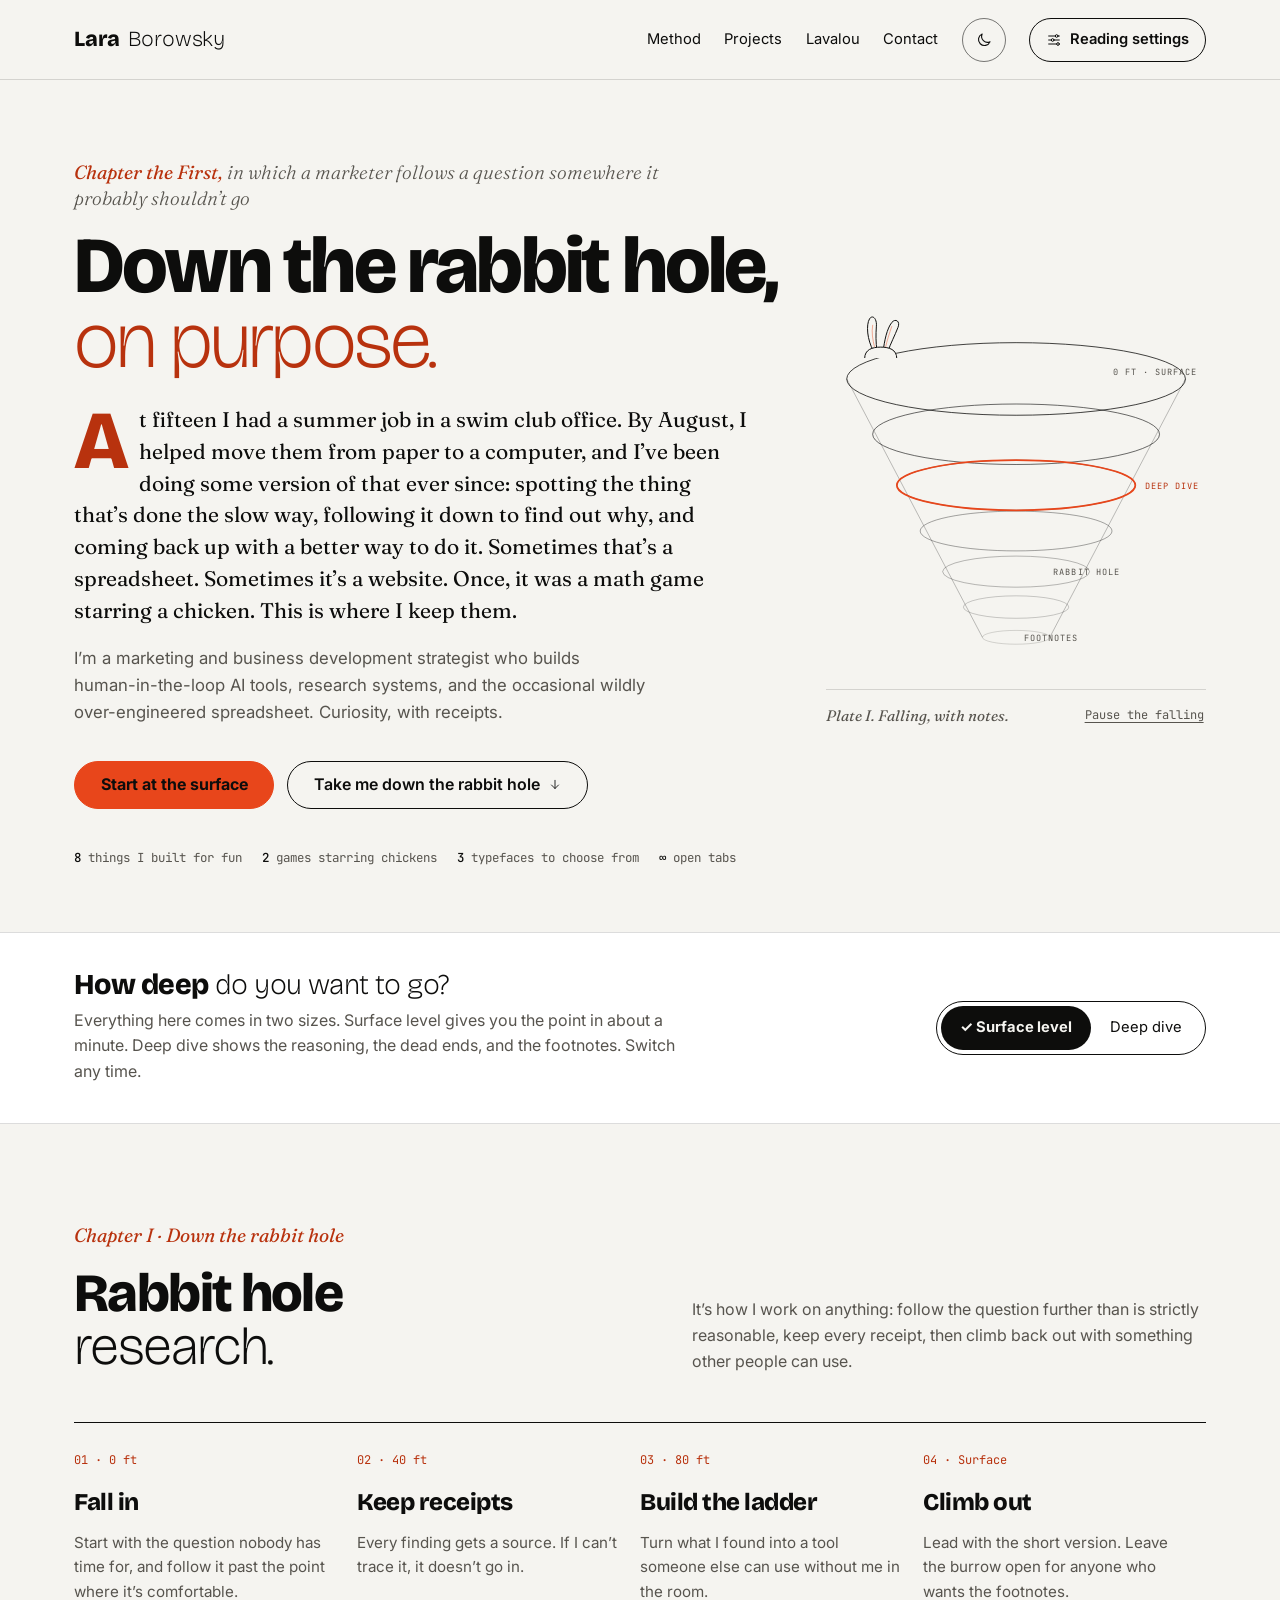
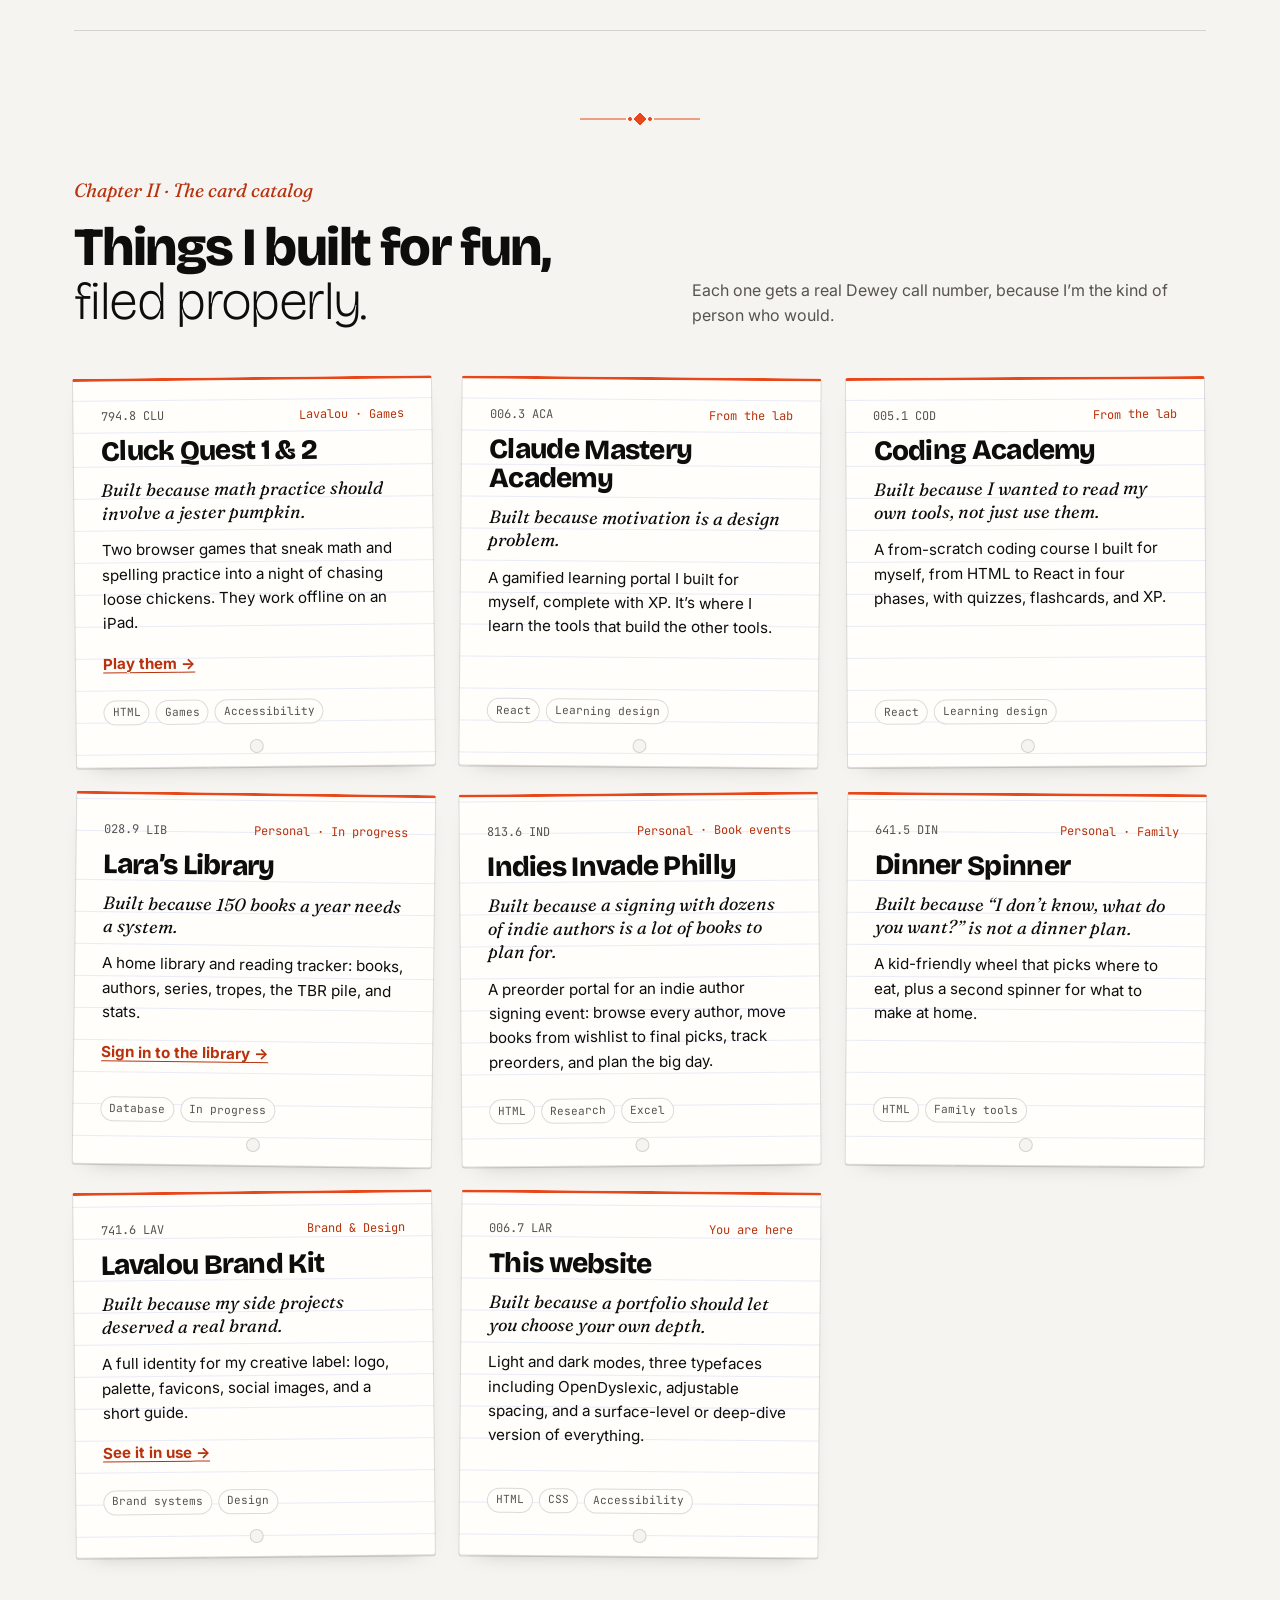
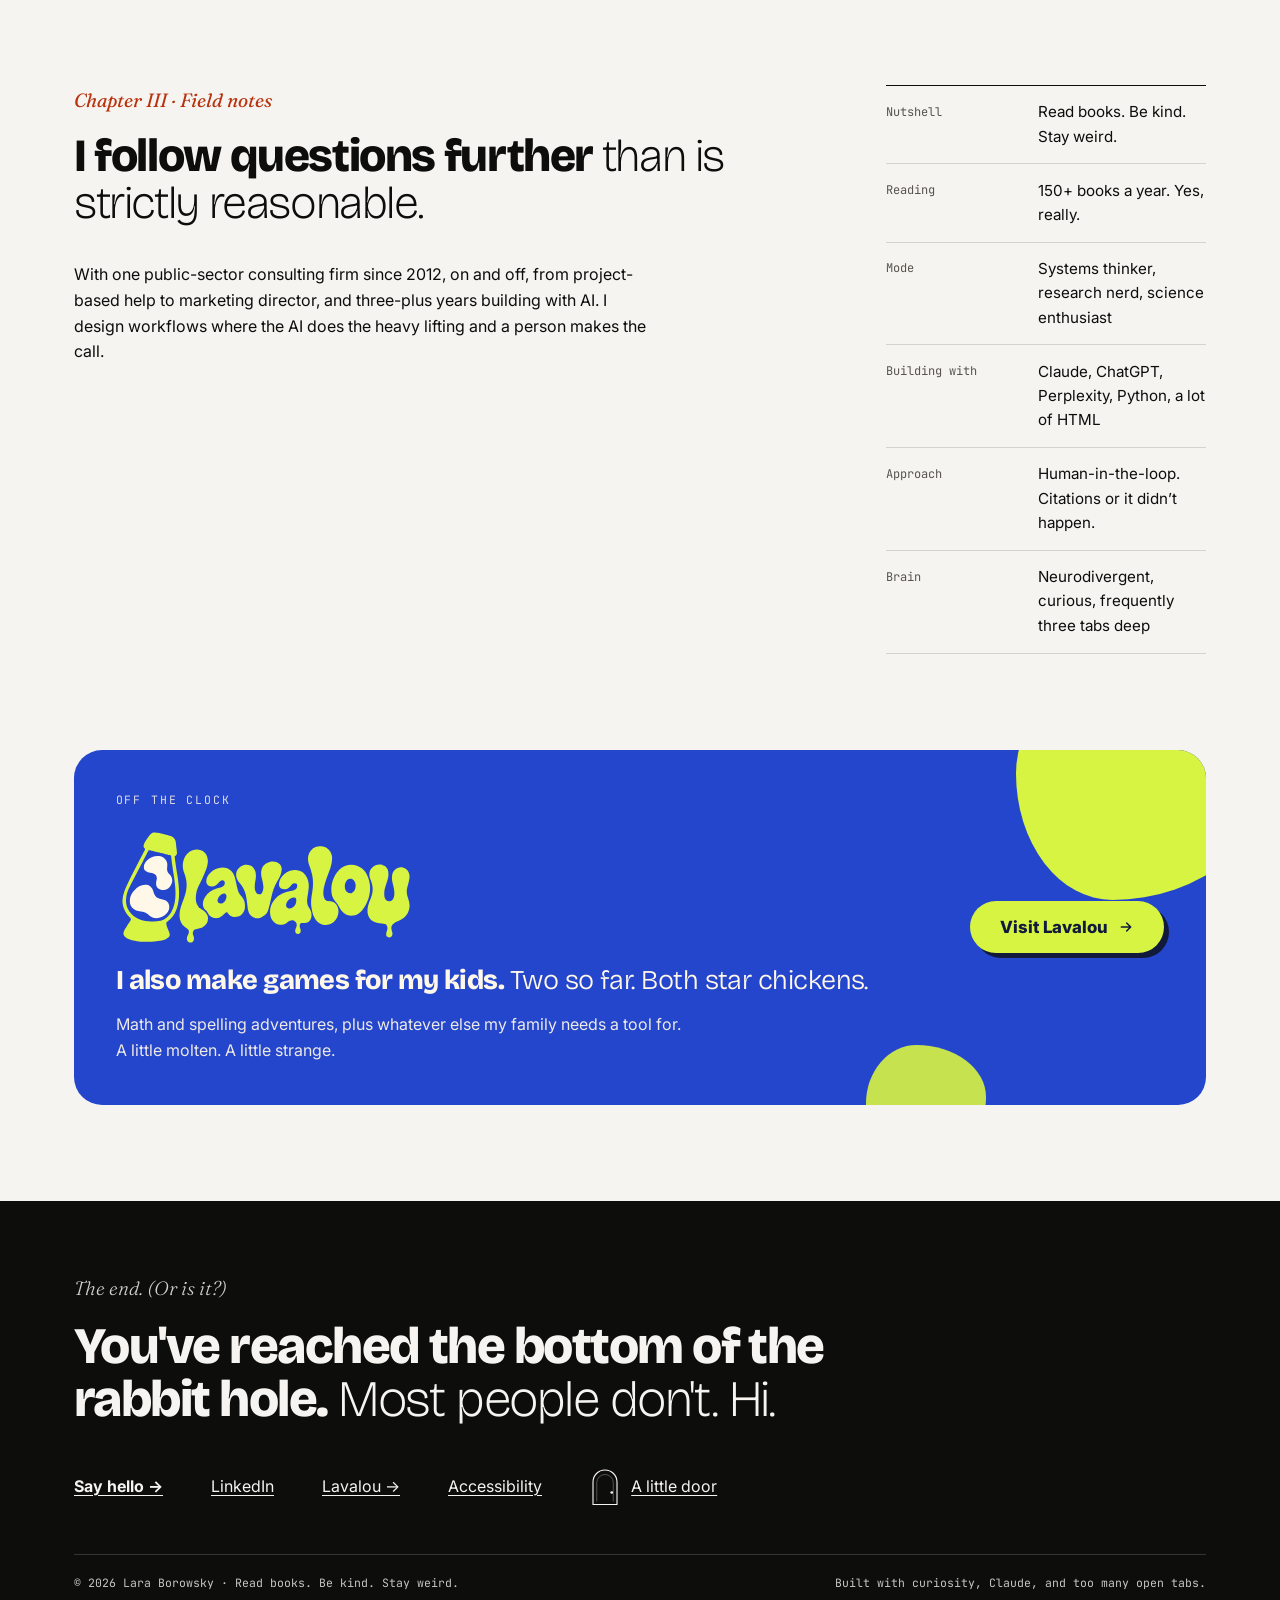
<file: index.html>
<!DOCTYPE html>
<html lang="en" data-theme="light" data-depth="tldr">
<head>
<meta charset="utf-8">
<meta name="viewport" content="width=device-width, initial-scale=1">
<title>Lara Borowsky: curiosity, with receipts</title>
<meta name="description" content="Lara Borowsky: marketing and BD strategist, AI systems builder, and maker of games starring chickens. Rabbit hole research, with receipts.">
<meta name="theme-color" content="#F5F4F0" media="(prefers-color-scheme: light)">
<meta name="theme-color" content="#0E1013" media="(prefers-color-scheme: dark)">
<meta property="og:type" content="website">
<meta property="og:title" content="Lara Borowsky: curiosity, with receipts">
<meta property="og:description" content="Lara Borowsky: marketing and BD strategist, AI systems builder, and maker of games starring chickens. Rabbit hole research, with receipts.">
<meta property="og:url" content="https://www.laraborowsky.com/">
<link rel="canonical" href="https://www.laraborowsky.com/">
<link rel="icon" href="/assets/favicon.svg" type="image/svg+xml">
<script>(function(){var s={};try{s=JSON.parse(localStorage.getItem('lb-settings')||'{}')||{}}catch(e){}var d=document.documentElement;var dark=s.theme==='dark'||((!s.theme||s.theme==='auto')&&window.matchMedia&&window.matchMedia('(prefers-color-scheme: dark)').matches);d.setAttribute('data-theme',dark?'dark':'light');var hc=s.contrast==='high'||((!s.contrast||s.contrast==='auto')&&window.matchMedia&&window.matchMedia('(prefers-contrast: more)').matches);d.setAttribute('data-contrast',hc?'high':'standard');if(s.weight)d.setAttribute('data-weight',s.weight);if(s.font)d.setAttribute('data-font',s.font);if(s.size)d.setAttribute('data-size',s.size);if(s.spacing)d.setAttribute('data-spacing',s.spacing);if(s.motion&&s.motion!=='auto')d.setAttribute('data-motion',s.motion);d.setAttribute('data-depth',s.depth||'tldr');})();</script>
<link rel="preconnect" href="https://fonts.googleapis.com">
<link rel="preconnect" href="https://fonts.gstatic.com" crossorigin>
<link href="https://fonts.googleapis.com/css2?family=Bricolage+Grotesque:opsz,wght@12..96,200;12..96,300;12..96,700;12..96,800&family=Fraunces:ital,opsz,wght@1,9..144,300;1,9..144,400&family=Inter:wght@400;500;600&family=JetBrains+Mono:wght@300;400;500&family=Atkinson+Hyperlegible:wght@400;700&display=swap" rel="stylesheet">
<link rel="stylesheet" href="/assets/site.css">
</head>
<body>
<a class="skip" href="#main">Skip to content</a>
<header class="site-header">
<div class="wrap">
<a class="wordmark" href="/"><span class="b">Lara</span> <span class="t">Borowsky</span></a>
<nav class="site-nav" aria-label="Main">
<a href="/#method">Method</a>
<a href="/#work">Projects</a>
<a href="/lavalou">Lavalou</a>
<a href="/contact">Contact</a>
<button class="icon-btn theme-btn" type="button" data-action="toggle-theme" aria-label="Switch to dark mode"><svg class="moon" aria-hidden="true" width="18" height="18" viewBox="0 0 24 24" fill="none" stroke="currentColor" stroke-width="1.5" stroke-linecap="round" stroke-linejoin="round"><path d="M20 14.5A8 8 0 0 1 9.5 4 8 8 0 1 0 20 14.5z"/></svg><svg class="sun" aria-hidden="true" width="18" height="18" viewBox="0 0 24 24" fill="none" stroke="currentColor" stroke-width="1.5" stroke-linecap="round"><circle cx="12" cy="12" r="4"/><path d="M12 2v2M12 20v2M4.9 4.9l1.4 1.4M17.7 17.7l1.4 1.4M2 12h2M20 12h2M4.9 19.1l1.4-1.4M17.7 6.3l1.4-1.4"/></svg></button>
<button class="settings-btn" type="button" data-action="toggle-settings" aria-expanded="false" aria-controls="reading-settings"><svg aria-hidden="true" width="16" height="16" viewBox="0 0 24 24" fill="none" stroke="currentColor" stroke-width="1.5" stroke-linecap="round"><path d="M4 6h10M18 6h2M4 12h4M12 12h8M4 18h12"/><circle cx="16" cy="6" r="2"/><circle cx="10" cy="12" r="2"/><circle cx="18" cy="18" r="2"/></svg> Reading settings</button>
</nav>
</div>
</header>
<section id="reading-settings" class="settings" aria-label="Reading settings" hidden>
<div class="wrap">
<p class="settings-intro">Make this site work the way your brain does. Changes apply right away, and stay in this browser only.</p>
<div class="settings-grid">
<fieldset class="setting"><legend>Theme</legend><div class="opts">
<button class="pill" type="button" data-set="theme" data-val="auto" aria-pressed="false">Match my device</button>
<button class="pill" type="button" data-set="theme" data-val="light" aria-pressed="false">Light</button>
<button class="pill" type="button" data-set="theme" data-val="dark" aria-pressed="false">Dark</button>
</div></fieldset>
<fieldset class="setting"><legend>Contrast</legend><div class="opts">
<button class="pill" type="button" data-set="contrast" data-val="auto" aria-pressed="false">Match my device</button>
<button class="pill" type="button" data-set="contrast" data-val="standard" aria-pressed="false">Standard</button>
<button class="pill" type="button" data-set="contrast" data-val="high" aria-pressed="false">High</button>
</div></fieldset>
<fieldset class="setting"><legend>Text weight</legend><div class="opts">
<button class="pill" type="button" data-set="weight" data-val="standard" aria-pressed="false">Standard</button>
<button class="pill" type="button" data-set="weight" data-val="bold" aria-pressed="false">Bolder</button>
</div></fieldset>
<fieldset class="setting"><legend>Typeface</legend><div class="opts">
<button class="pill" type="button" data-set="font" data-val="default" aria-pressed="false">Default</button>
<button class="pill" type="button" data-set="font" data-val="dyslexic" aria-pressed="false">OpenDyslexic</button>
<button class="pill" type="button" data-set="font" data-val="hyper" aria-pressed="false">Hyperlegible</button>
</div></fieldset>
<fieldset class="setting"><legend>Text size</legend><div class="opts">
<button class="pill" type="button" data-set="size" data-val="standard" aria-pressed="false">Standard</button>
<button class="pill" type="button" data-set="size" data-val="large" aria-pressed="false">Large</button>
<button class="pill" type="button" data-set="size" data-val="xlarge" aria-pressed="false">Extra large</button>
</div></fieldset>
<fieldset class="setting"><legend>Spacing</legend><div class="opts">
<button class="pill" type="button" data-set="spacing" data-val="standard" aria-pressed="false">Standard</button>
<button class="pill" type="button" data-set="spacing" data-val="roomy" aria-pressed="false">Roomy</button>
</div></fieldset>
<fieldset class="setting"><legend>Motion</legend><div class="opts">
<button class="pill" type="button" data-set="motion" data-val="auto" aria-pressed="false">Match my device</button>
<button class="pill" type="button" data-set="motion" data-val="on" aria-pressed="false">On</button>
<button class="pill" type="button" data-set="motion" data-val="off" aria-pressed="false">Still</button>
</div></fieldset>
<fieldset class="setting"><legend>Default depth</legend><div class="opts">
<button class="pill" type="button" data-set="depth" data-val="tldr" aria-pressed="false">Surface level</button>
<button class="pill" type="button" data-set="depth" data-val="deep" aria-pressed="false">Deep dive</button>
</div></fieldset>
</div>
<button class="settings-reset" type="button" data-action="reset-settings">Reset to defaults</button>
</div>
</section>
<main id="main">
<div class="wrap hero">
<div class="hero-copy">
<p class="chapter opening-chapter">Chapter the First, <span class="t">in which a marketer follows a question somewhere it probably shouldn’t go</span></p>
<h1 class="display"><span class="b">Down the rabbit hole,</span> <span class="t"><span class="accent">on purpose.</span></span></h1>
<p class="opening">At fifteen I had a summer job in a swim club office. By August, I helped move them from paper to a computer, and I’ve been doing some version of that ever since: spotting the thing that’s done the slow way, following it down to find out why, and coming back up with a better way to do it. Sometimes that’s a spreadsheet. Sometimes it’s a website. Once, it was a math game starring a chicken. This is where I keep them.</p>
<p class="lede">I’m a marketing and business development strategist who builds human-in-the-loop AI tools, research systems, and the occasional wildly over-engineered spreadsheet. Curiosity, with receipts.</p>
<div class="hero-ctas">
<a class="btn btn-primary" href="#work" data-set="depth" data-val="tldr">Start at the surface</a>
<a class="btn" href="#method" data-set="depth" data-val="deep">Take me down the rabbit hole <svg aria-hidden="true" width="14" height="14" viewBox="0 0 24 24" fill="none" stroke="currentColor" stroke-width="1.5" stroke-linecap="round"><path d="M12 4v14M6 12l6 6 6-6"/></svg></a>
</div>
<p class="stats"><span><b>8</b> things I built for fun</span><span><b>2</b> games starring chickens</span><span><b>3</b> typefaces to choose from</span><span><b>∞</b> open tabs</span></p>
</div>
<figure class="hole">
<div class="hole-art">
<svg class="hole-rings" role="img" aria-label="Line drawing looking down a rabbit hole, marked with depths: surface, deep dive, rabbit hole, footnotes. A rabbit's ears peek over the rim and small objects fall inside." viewBox="0 0 440 440">
<g fill="none" stroke="currentColor" stroke-width="1">
<ellipse cx="220" cy="96" rx="196" ry="42" opacity=".9"/><ellipse cx="220" cy="160" rx="166" ry="35" opacity=".7"/><ellipse cx="220" cy="219" rx="138" ry="29" opacity=".55"/><ellipse cx="220" cy="272" rx="111" ry="23" opacity=".42"/><ellipse cx="220" cy="319" rx="85" ry="18" opacity=".32"/><ellipse cx="220" cy="360" rx="61" ry="13" opacity=".24"/><ellipse cx="220" cy="395" rx="39" ry="8" opacity=".18"/>
<path d="M24 96 L181 395 M416 96 L259 395" opacity=".3"/>
</g>
<ellipse cx="220" cy="219" rx="138" ry="29" fill="none" style="stroke:var(--accent)" stroke-width="2"/>
<g font-family="JetBrains Mono, monospace" font-size="10" letter-spacing="1.2" style="fill:var(--muted)">
<text x="430" y="92" text-anchor="end">0 FT · SURFACE</text>
<text x="432" y="223" text-anchor="end" style="fill:var(--accent-text)">DEEP DIVE</text>
<text x="340" y="323" text-anchor="end">RABBIT HOLE</text>
<text x="292" y="399" text-anchor="end">FOOTNOTES</text>
</g>
</svg>
<svg class="ears" aria-hidden="true" viewBox="0 0 80 70">
<g style="fill:var(--bg)" stroke="currentColor" stroke-width="1.6" stroke-linecap="round" stroke-linejoin="round">
<path d="M28 58 C18 40 16 16 22 6 C27 -1 34 6 33 18 C32 32 32 44 34 58"/>
<path d="M44 58 C46 42 50 22 58 12 C64 5 72 10 68 20 C63 33 56 46 52 58"/>
<path d="M14 70 C14 56 26 52 40 52 C54 52 66 56 66 70"/>
</g>
<path d="M27 16 C25 28 27 40 30 52 M58 18 C54 30 50 42 48 52" fill="none" style="stroke:var(--accent)" stroke-width="1" opacity=".7"/>
</svg>
<svg class="fall" aria-hidden="true" viewBox="0 0 40 40" style="left:30%;top:18%;width:9%;animation-delay:0s"><g fill="none" stroke="currentColor" stroke-width="1.4" stroke-linejoin="round"><path d="M4 9 C10 6 16 7 20 10 C24 7 30 6 36 9 V32 C30 29 24 30 20 33 C16 30 10 29 4 32 Z"/><path d="M20 10 V33"/></g></svg>
<svg class="fall" aria-hidden="true" viewBox="0 0 40 40" style="left:56%;top:14%;width:8%;animation-delay:-3s"><g fill="none" stroke="currentColor" stroke-width="1.4" stroke-linecap="round"><circle cx="20" cy="23" r="12"/><path d="M20 8 V11 M17 6 H23 M20 23 V16 M20 23 L25 26"/></g></svg>
<svg class="fall" aria-hidden="true" viewBox="0 0 40 40" style="left:43%;top:10%;width:7%;animation-delay:-6s"><g fill="none" style="stroke:var(--accent)" stroke-width="1.5" stroke-linecap="round"><circle cx="11" cy="20" r="6"/><path d="M17 20 H35 M29 20 V25 M33 20 V24"/></g></svg>
<svg class="fall" aria-hidden="true" viewBox="0 0 40 40" style="left:66%;top:22%;width:8%;animation-delay:-1.5s"><g fill="none" stroke="currentColor" stroke-width="1.4" stroke-linecap="round" stroke-linejoin="round"><path d="M6 15 H30 V22 C30 29 25 33 18 33 C11 33 6 29 6 22 Z"/><path d="M30 18 C35 18 36 25 30 26"/><path d="M14 9 C13 7 15 6 14 4 M20 9 C19 7 21 6 20 4"/></g></svg>
<svg class="fall" aria-hidden="true" viewBox="0 0 40 40" style="left:36%;top:26%;width:7%;animation-delay:-4.5s"><rect x="10" y="5" width="20" height="30" rx="2" fill="none" stroke="currentColor" stroke-width="1.4"/><path d="M20 15 C18 11 13 13 15 17 L20 22 L25 17 C27 13 22 11 20 15 Z" style="fill:var(--accent)"/></svg>
<svg class="fall" aria-hidden="true" viewBox="0 0 40 40" style="left:50%;top:30%;width:6%;animation-delay:-7.5s"><g fill="none" stroke="currentColor" stroke-width="1.4" stroke-linejoin="round"><path d="M12 12 H28 V33 C28 35 26 36 24 36 H16 C14 36 12 35 12 33 Z"/><path d="M11 8 H29 V12 H11 Z"/><path d="M15 22 H25"/></g></svg>
</div>
<figcaption><span>Plate I. Falling, with notes.</span><button class="motion-btn" type="button" data-action="toggle-motion" aria-pressed="false">Pause the falling</button></figcaption>
</figure>
</div>

<section class="band" aria-labelledby="depth-title">
<div class="wrap">
<div style="flex: 1 1 480px">
<h2 id="depth-title" class="display"><span class="b">How deep</span> <span class="t">do you want to go?</span></h2>
<p>Everything here comes in two sizes. Surface level gives you the point in about a minute. Deep dive shows the reasoning, the dead ends, and the footnotes. Switch any time.</p>
</div>
<div class="depth">
<div class="seg" role="group" aria-label="How much detail">
<button type="button" data-set="depth" data-val="tldr" aria-pressed="true">Surface level</button>
<button type="button" data-set="depth" data-val="deep" aria-pressed="false">Deep dive</button>
</div>
</div>
</div>
</section>

<section id="method" class="wrap section" aria-labelledby="method-title">
<p class="chapter">Chapter I · Down the rabbit hole</p>
<div class="section-head">
<h2 id="method-title" class="display h2"><span class="b stack">Rabbit hole</span> <span class="t stack">research.</span></h2>
<p>It’s how I work on anything: follow the question further than is strictly reasonable, keep every receipt, then climb back out with something other people can use.</p>
</div>
<ol class="steps">
<li><span class="num">01 · 0 ft</span><h3>Fall in</h3><p>Start with the question nobody has time for, and follow it past the point where it’s comfortable.</p></li>
<li><span class="num">02 · 40 ft</span><h3>Keep receipts</h3><p>Every finding gets a source. If I can’t trace it, it doesn’t go in.</p></li>
<li><span class="num">03 · 80 ft</span><h3>Build the ladder</h3><p>Turn what I found into a tool someone else can use without me in the room.</p></li>
<li><span class="num">04 · Surface</span><h3>Climb out</h3><p>Lead with the short version. Leave the burrow open for anyone who wants the footnotes.</p></li>
</ol>
</section>

<div class="ornament" aria-hidden="true"><svg width="120" height="16" viewBox="0 0 120 16" fill="none" stroke="currentColor" stroke-width="1"><path d="M0 8 H46 M74 8 H120"/><path d="M60 2 L66 8 L60 14 L54 8 Z" fill="currentColor"/><circle cx="50" cy="8" r="1.5" fill="currentColor"/><circle cx="70" cy="8" r="1.5" fill="currentColor"/></svg></div>

<section id="work" class="wrap section tight" aria-labelledby="work-title">
<p class="chapter">Chapter II · The card catalog</p>
<div class="section-head">
<h2 id="work-title" class="display h2"><span class="b stack">Things I built for fun,</span> <span class="t stack">filed properly.</span></h2>
<p>Each one gets a real Dewey call number, because I’m the kind of person who would.</p>
</div>
<div class="catalog">
<article class="card">
<div class="card-meta"><span>794.8 CLU</span><span class="accent">Lavalou · Games</span></div>
<h3>Cluck Quest 1 &amp; 2</h3>
<p class="hook">Built because math practice should involve a jester pumpkin.</p>
<p class="summary">Two browser games that sneak math and spelling practice into a night of chasing loose chickens. They work offline on an iPad.</p>
<div class="deep">
<h4>How it works</h4><p>Read-aloud, grown-up settings, custom spelling lists, and a progress report for the adults. Each game is a single file, so it runs anywhere.</p>
<h4>Margin note</h4><p class="note">Every chicken gets home by sunrise. Every time.</p>
</div>
<a class="card-link" href="/lavalou">Play them<span class="sr-only">: Cluck Quest 1 &amp; 2</span> <span aria-hidden="true">→</span></a>
<ul class="tags" aria-label="Tools"><li>HTML</li><li>Games</li><li>Accessibility</li></ul>
</article>
<article class="card">
<div class="card-meta"><span>006.3 ACA</span><span class="accent">From the lab</span></div>
<h3>Claude Mastery Academy</h3>
<p class="hook">Built because motivation is a design problem.</p>
<p class="summary">A gamified learning portal I built for myself, complete with XP. It’s where I learn the tools that build the other tools.</p>
<div class="deep">
<h4>How it works</h4><p>Phases, quizzes, flashcards, and a deep-dive button on every concept, so curiosity is the curriculum instead of a distraction from it.</p>
<h4>Margin note</h4><p class="note">I learn by falling into things. So I built something worth falling into.</p>
</div>

<ul class="tags" aria-label="Tools"><li>React</li><li>Learning design</li></ul>
</article>
<article class="card">
<div class="card-meta"><span>005.1 COD</span><span class="accent">From the lab</span></div>
<h3>Coding Academy</h3>
<p class="hook">Built because I wanted to read my own tools, not just use them.</p>
<p class="summary">A from-scratch coding course I built for myself, from HTML to React in four phases, with quizzes, flashcards, and XP.</p>
<div class="deep">
<h4>How it works</h4><p>Every concept has a deep-dive button that explains it for a marketer, not a developer, plus a glossary, a cheat sheet, and free resources for going further.</p>
<h4>Margin note</h4><p class="note">I don’t need to write the code. I need to be capable of reading it.</p>
</div>

<ul class="tags" aria-label="Tools"><li>React</li><li>Learning design</li></ul>
</article>
<article class="card">
<div class="card-meta"><span>028.9 LIB</span><span class="accent">Personal · In progress</span></div>
<h3>Lara’s Library</h3>
<p class="hook">Built because 150 books a year needs a system.</p>
<p class="summary">A home library and reading tracker: books, authors, series, tropes, the TBR pile, and stats.</p>
<div class="deep">
<h4>How it works</h4><p>A real database underneath, so series, authors and tropes connect to each other instead of living in a very long spreadsheet.</p>
<h4>Margin note</h4><p class="note">Tropes are data. I will not be taking questions.</p>
</div>
<a class="card-link" href="/library">Sign in to the library<span class="sr-only">: Lara’s Library</span> <span aria-hidden="true">→</span></a>
<ul class="tags" aria-label="Tools"><li>Database</li><li>In progress</li></ul>
</article>
<article class="card">
<div class="card-meta"><span>813.6 IND</span><span class="accent">Personal · Book events</span></div>
<h3>Indies Invade Philly</h3>
<p class="hook">Built because a signing with dozens of indie authors is a lot of books to plan for.</p>
<p class="summary">A preorder portal for an indie author signing event: browse every author, move books from wishlist to final picks, track preorders, and plan the big day.</p>
<div class="deep">
<h4>How it works</h4><p>The 2026 version is a single-page web app that remembers your picks in your browser. The 2027 version is in the works: a real site with logins, so friends can keep their own lists.</p>
<h4>Margin note</h4><p class="note">This is what happens when a reader with a spreadsheet habit gets a ticket.</p>
</div>

<ul class="tags" aria-label="Tools"><li>HTML</li><li>Research</li><li>Excel</li></ul>
</article>
<article class="card">
<div class="card-meta"><span>641.5 DIN</span><span class="accent">Personal · Family</span></div>
<h3>Dinner Spinner</h3>
<p class="hook">Built because “I don’t know, what do you want?” is not a dinner plan.</p>
<p class="summary">A kid-friendly wheel that picks where to eat, plus a second spinner for what to make at home.</p>
<div class="deep">
<h4>How it works</h4><p>Two wheels, one for going out and one for staying in, built so the kids can spin it themselves.</p>
<h4>Margin note</h4><p class="note">The wheel has the final say. That’s the whole point.</p>
</div>

<ul class="tags" aria-label="Tools"><li>HTML</li><li>Family tools</li></ul>
</article>
<article class="card">
<div class="card-meta"><span>741.6 LAV</span><span class="accent">Brand &amp; Design</span></div>
<h3>Lavalou Brand Kit</h3>
<p class="hook">Built because my side projects deserved a real brand.</p>
<p class="summary">A full identity for my creative label: logo, palette, favicons, social images, and a short guide.</p>
<div class="deep">
<h4>How it works</h4><p>Vector masters, web and print versions, and color tokens that the Lavalou pages actually use.</p>
<h4>Margin note</h4><p class="note">A little molten. A little strange. The drips are non-negotiable.</p>
</div>
<a class="card-link" href="/lavalou">See it in use<span class="sr-only">: Lavalou Brand Kit</span> <span aria-hidden="true">→</span></a>
<ul class="tags" aria-label="Tools"><li>Brand systems</li><li>Design</li></ul>
</article>
<article class="card">
<div class="card-meta"><span>006.7 LAR</span><span class="accent">You are here</span></div>
<h3>This website</h3>
<p class="hook">Built because a portfolio should let you choose your own depth.</p>
<p class="summary">Light and dark modes, three typefaces including OpenDyslexic, adjustable spacing, and a surface-level or deep-dive version of everything.</p>
<div class="deep">
<h4>How it works</h4><p>Plain HTML and CSS, no tracking, and settings that stay in your own browser.</p>
<h4>Margin note</h4><p class="note">Yes, the rabbit is wiggling its ears on purpose.</p>
</div>

<ul class="tags" aria-label="Tools"><li>HTML</li><li>CSS</li><li>Accessibility</li></ul>
</article>
</div>
</section>



<section id="about" class="wrap section" aria-labelledby="about-title">
<div class="split">
<div class="main">
<p class="chapter">Chapter III · Field notes</p>
<h2 id="about-title" class="display" style="font-size: clamp(2rem, 3.6vw, 3rem); line-height: 1.02; margin-bottom: .8em"><span class="b">I follow questions further</span> <span class="t">than is strictly reasonable.</span></h2>
<p style="margin: 0 0 1.4em; max-width: 36em">With one public-sector consulting firm since 2012, on and off, from project-based help to marketing director, and three-plus years building with AI. I design workflows where the AI does the heavy lifting and a person makes the call.</p>
</div>
<dl class="notes" aria-label="Field notes">
<div><dt>Nutshell</dt><dd>Read books. Be kind. Stay weird.</dd></div>
<div><dt>Reading</dt><dd>150+ books a year. Yes, really.</dd></div>
<div><dt>Mode</dt><dd>Systems thinker, research nerd, science enthusiast</dd></div>
<div><dt>Building with</dt><dd>Claude, ChatGPT, Perplexity, Python, a lot of HTML</dd></div>
<div><dt>Approach</dt><dd>Human-in-the-loop. Citations or it didn’t happen.</dd></div>
<div><dt>Brain</dt><dd>Neurodivergent, curious, frequently three tabs deep</dd></div>
</dl>
</div>
</section>

<section class="wrap" style="padding-top: 4rem; padding-bottom: 6rem" aria-labelledby="otc-title">
<div class="lavalou-card">
<span class="ooze one" aria-hidden="true"></span>
<span class="ooze two" aria-hidden="true"></span>
<div class="copy">
<span class="label">Off the clock</span>
<img src="/lavalou/assets/brand/lavalou-horizontal-lime.svg" alt="Lavalou" width="300" height="123">
<h2 id="otc-title" class="display"><span class="b">I also make games for my kids.</span> <span class="t">Two so far. Both star chickens.</span></h2>
<p>Math and spelling adventures, plus whatever else my family needs a tool for. A little molten. A little strange.</p>
</div>
<a class="lavalou-btn" href="/lavalou">Visit Lavalou <svg aria-hidden="true" width="16" height="16" viewBox="0 0 24 24" fill="none" stroke="currentColor" stroke-width="2.2" stroke-linecap="round"><path d="M5 12h14M13 6l6 6-6 6"/></svg></a>
</div>
</section>
</main>
<footer class="site-footer">
<div class="wrap">
<p class="the-end">The end. (Or is it?)</p>
<p class="display bottom"><span class="b">You've reached the bottom of the rabbit hole.</span> <span class="t">Most people don't. Hi.</span></p>
<div class="footer-links">
<a href="/contact">Say hello <span aria-hidden="true">→</span></a>
<a href="https://www.linkedin.com/in/lara-borowsky-52627a161/">LinkedIn</a>

<a href="/lavalou">Lavalou <span aria-hidden="true">→</span></a>
<a href="/accessibility">Accessibility</a>
<a class="footer-door" href="/contact?topic=key"><span class="fd-art" aria-hidden="true"><svg viewBox="0 0 40 52"><path d="M4 50 V20 A16 16 0 0 1 36 20 V50 Z" style="fill:var(--accent)"/></svg><svg class="fd-leaf" viewBox="0 0 40 52"><path d="M4 50 V20 A16 16 0 0 1 36 20 V50 Z" style="fill:var(--foot)" stroke="currentColor" stroke-width="1.5"/><path d="M9 46 V21 A11 11 0 0 1 31 21 V46" fill="none" stroke="currentColor" stroke-width=".8" opacity=".5"/><circle cx="29" cy="34" r="1.8" fill="currentColor"/></svg></span><span>A little door</span></a>
</div>
<div class="footer-legal">
<span>© <span data-year>2026</span> Lara Borowsky · Read books. Be kind. Stay weird.</span>
<span>Built with curiosity, Claude, and too many open tabs.</span>
</div>
</div>
</footer>
<script src="/assets/site.js"></script>
</body>
</html>
</file>
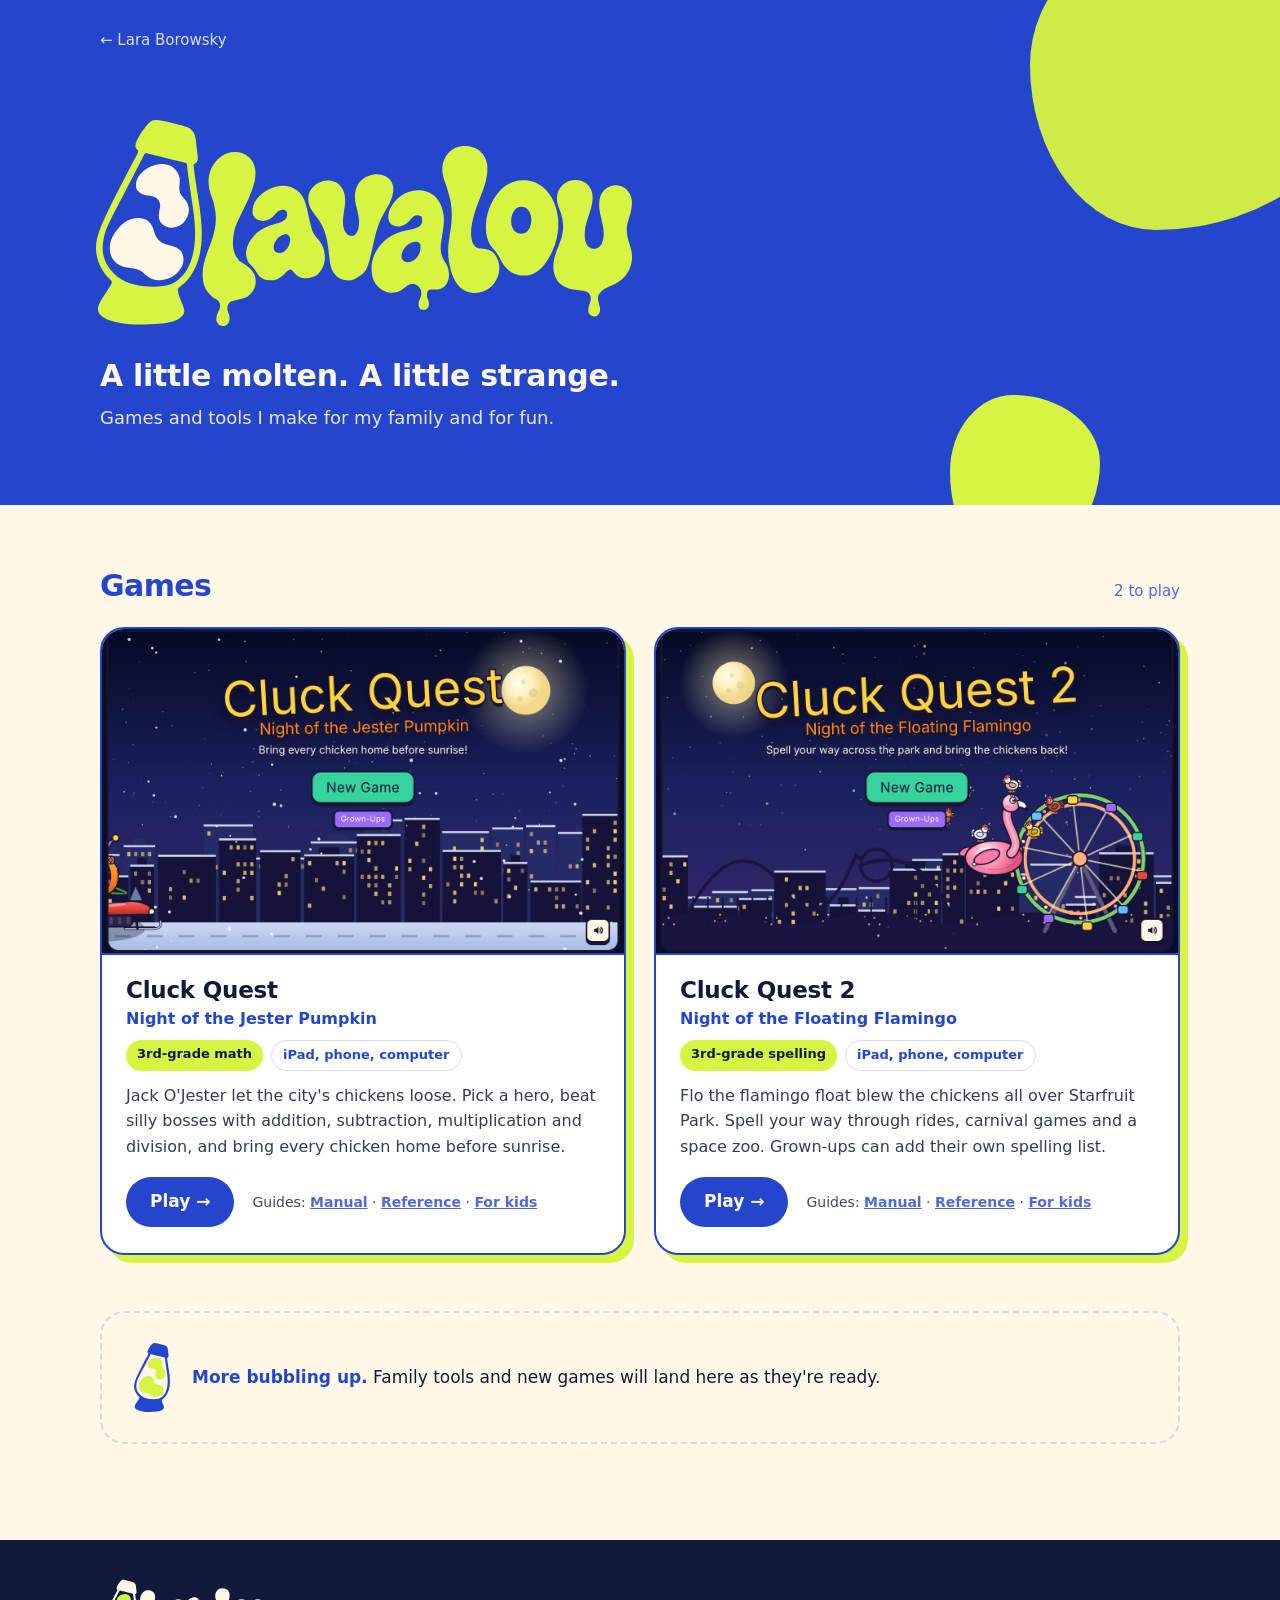
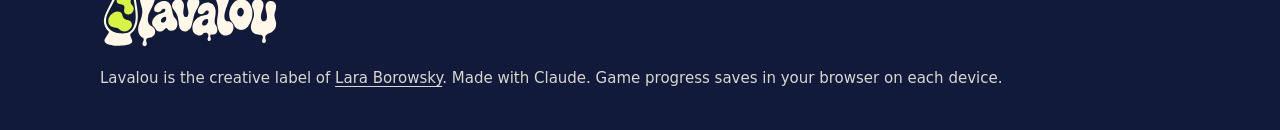
<file: lavalou/index.html>
<!DOCTYPE html>
<html lang="en">
<head>
<meta charset="utf-8">
<meta name="viewport" content="width=device-width, initial-scale=1">
<title>Lavalou: games and tools for family and fun</title>
<meta name="description" content="Lavalou is Lara Borowsky's creative label: games and tools made for family and fun.">
<link rel="icon" href="/lavalou/assets/icons/favicon.ico" sizes="any">
<link rel="icon" href="/lavalou/assets/icons/favicon.svg" type="image/svg+xml">
<link rel="apple-touch-icon" href="/lavalou/assets/icons/apple-touch-icon.png">
<link rel="manifest" href="/lavalou/assets/icons/site.webmanifest">
<meta name="theme-color" content="#2446CC">
<meta property="og:type" content="website">
<meta property="og:title" content="Lavalou">
<meta property="og:description" content="Games and tools made for family and fun.">
<meta property="og:url" content="https://www.laraborowsky.com/lavalou">
<meta property="og:image" content="https://www.laraborowsky.com/lavalou/assets/brand/social-share.png">
<meta name="twitter:card" content="summary_large_image">
<style>
  :root {
    --cobalt:#2446CC; --lime:#D7F442; --ivory:#FFF8E8; --midnight:#111A3B;
    --cobalt-deep:#1B37A6; --line:rgba(36,70,204,.18);
  }
  * { box-sizing:border-box; }
  html { -webkit-text-size-adjust:100%; }
  body { margin:0; background:var(--ivory); color:var(--midnight);
         font:17px/1.6 ui-sans-serif, system-ui, -apple-system, "Segoe UI", Roboto, "Helvetica Neue", Arial, sans-serif; }
  a { color:inherit; }
  .wrap { width:min(1080px, 100% - 40px); margin:0 auto; }

  /* Hero: cobalt dominant, lime logo */
  .hero { position:relative; overflow:hidden; background:var(--cobalt); color:var(--ivory); }
  .hero .wrap { position:relative; z-index:1; padding:28px 0 72px; }
  .topbar { display:flex; justify-content:space-between; align-items:center; gap:16px; font-size:15px; }
  .topbar a { text-decoration:none; opacity:.85; }
  .topbar a:hover { opacity:1; text-decoration:underline; text-underline-offset:3px; }
  .logo { display:block; width:min(560px, 100%); height:auto; margin:56px 0 20px -1.5%; }
  .tagline { font-size:clamp(22px, 3.2vw, 30px); font-weight:700; letter-spacing:-.01em; line-height:1.2; margin:0 0 10px; }
  .sub { font-size:18px; margin:0; max-width:40ch; opacity:.9; }
  /* the lime doing something weird: slow lava blobs */
  .blob { position:absolute; z-index:0; background:var(--lime); border-radius:42% 58% 63% 37% / 45% 40% 60% 55%;
          animation:ooze 18s ease-in-out infinite alternate; }
  .blob.one { width:340px; height:300px; right:-90px; top:-70px; opacity:.95; }
  .blob.two { width:150px; height:170px; right:180px; bottom:-60px; animation-duration:23s; animation-delay:-6s; }
  @keyframes ooze {
    0%   { border-radius:42% 58% 63% 37% / 45% 40% 60% 55%; transform:translate(0,0) rotate(0deg); }
    50%  { border-radius:63% 37% 41% 59% / 58% 62% 38% 42%; transform:translate(-18px,26px) rotate(14deg); }
    100% { border-radius:38% 62% 52% 48% / 36% 55% 45% 64%; transform:translate(10px,-14px) rotate(-8deg); }
  }
  @media (prefers-reduced-motion: reduce) { .blob { animation:none; } }
  @media (max-width:640px) { .blob.one { width:200px; height:180px; right:-80px; top:-60px; } .blob.two { display:none; } .logo { margin-top:40px; } }

  /* Sections */
  main { padding:64px 0 24px; }
  .section-head { display:flex; align-items:baseline; justify-content:space-between; gap:16px; margin-bottom:24px; }
  h2 { font-size:30px; line-height:1.1; letter-spacing:-.02em; margin:0; color:var(--cobalt); }
  .count { font-size:15px; color:var(--cobalt); opacity:.8; }

  .grid { display:grid; grid-template-columns:repeat(auto-fit, minmax(min(310px, 100%), 1fr)); gap:28px; }
  .card { position:relative; background:#fff; border:2px solid var(--cobalt); border-radius:24px; overflow:hidden;
          display:flex; flex-direction:column; box-shadow:8px 8px 0 var(--lime); transition:transform .18s, box-shadow .18s; }
  .card:hover { transform:translate(-2px,-2px); box-shadow:10px 10px 0 var(--lime); }
  .card img { width:100%; aspect-ratio:16/10; object-fit:cover; display:block; background:var(--midnight); border-bottom:2px solid var(--cobalt); }
  .body { padding:22px 24px 26px; display:flex; flex-direction:column; gap:12px; flex:1; }
  .card h3 { font-size:23px; line-height:1.2; letter-spacing:-.01em; margin:0; color:var(--midnight); }
  .card h3 span { display:block; font-size:16px; font-weight:600; color:var(--cobalt); margin-top:4px; letter-spacing:0; }
  .tags { display:flex; flex-wrap:wrap; gap:8px; }
  .tag { font-size:13px; font-weight:700; padding:4px 11px; border-radius:999px; background:var(--lime); color:var(--midnight); }
  .tag.alt { background:transparent; color:var(--cobalt); border:1.5px solid var(--line); }
  .card p { margin:0; font-size:16px; color:var(--midnight); opacity:.85; }
  .actions { margin-top:auto; padding-top:6px; display:flex; flex-wrap:wrap; align-items:center; gap:12px 18px; }
  .play { display:inline-flex; align-items:center; gap:8px; font-weight:800; font-size:17px; color:var(--ivory); background:var(--cobalt);
          text-decoration:none; padding:11px 24px; border-radius:999px; transition:background .15s; }
  .play:hover { background:var(--cobalt-deep); }
  .play:focus-visible, a:focus-visible { outline:3px solid var(--lime); outline-offset:3px; }
  .guides { font-size:14px; color:var(--midnight); opacity:.8; }
  .guides a { color:var(--cobalt); font-weight:600; }

  .soon { margin:56px 0 0; padding:26px 28px; border:2px dashed var(--line); border-radius:24px; display:flex; gap:18px; align-items:center; }
  .soon img { width:44px; height:auto; flex:none; }
  .soon p { margin:0; color:var(--midnight); }
  .soon strong { color:var(--cobalt); }

  footer { margin-top:72px; background:var(--midnight); color:var(--ivory); }
  footer .wrap { padding:36px 0 40px; display:flex; flex-wrap:wrap; gap:16px 32px; align-items:center; justify-content:space-between; }
  footer img { width:180px; height:auto; display:block; }
  footer p { margin:0; font-size:15px; opacity:.85; }
  footer a { text-underline-offset:3px; }
</style>
</head>
<body>
<header class="hero">
  <div class="blob one" aria-hidden="true"></div>
  <div class="blob two" aria-hidden="true"></div>
  <div class="wrap">
    <nav class="topbar"><a href="/">&larr; Lara Borowsky</a></nav>
    <h1 style="margin:0"><img class="logo" src="/lavalou/assets/brand/lavalou-horizontal-lime.svg" alt="Lavalou" width="560" height="230"></h1>
    <p class="tagline">A little molten. A little strange.</p>
    <p class="sub">Games and tools I make for my family and for fun.</p>
  </div>
</header>

<main class="wrap">
  <div class="section-head"><h2>Games</h2><span class="count">2 to play</span></div>
  <section class="grid">
    <article class="card">
      <img src="/lavalou/assets/cluck-quest-title.png" alt="Cluck Quest title screen" loading="lazy">
      <div class="body">
        <h3>Cluck Quest<span>Night of the Jester Pumpkin</span></h3>
        <div class="tags"><span class="tag">3rd-grade math</span><span class="tag alt">iPad, phone, computer</span></div>
        <p>Jack O'Jester let the city's chickens loose. Pick a hero, beat silly bosses with addition, subtraction, multiplication and division, and bring every chicken home before sunrise.</p>
        <div class="actions">
          <a class="play" href="/lavalou/cluck-quest">Play &rarr;</a>
          <span class="guides">Guides: <a href="/lavalou/cluck-quest/guides/user-manual.pdf">Manual</a> &middot; <a href="/lavalou/cluck-quest/guides/reference-sheet.pdf">Reference</a> &middot; <a href="/lavalou/cluck-quest/guides/why-should-i-play.pdf">For kids</a></span>
        </div>
      </div>
    </article>
    <article class="card">
      <img src="/lavalou/assets/cluck-quest-2-title.png" alt="Cluck Quest 2 title screen" loading="lazy">
      <div class="body">
        <h3>Cluck Quest 2<span>Night of the Floating Flamingo</span></h3>
        <div class="tags"><span class="tag">3rd-grade spelling</span><span class="tag alt">iPad, phone, computer</span></div>
        <p>Flo the flamingo float blew the chickens all over Starfruit Park. Spell your way through rides, carnival games and a space zoo. Grown-ups can add their own spelling list.</p>
        <div class="actions">
          <a class="play" href="/lavalou/cluck-quest-2">Play &rarr;</a>
          <span class="guides">Guides: <a href="/lavalou/cluck-quest-2/guides/user-manual.pdf">Manual</a> &middot; <a href="/lavalou/cluck-quest-2/guides/reference-sheet.pdf">Reference</a> &middot; <a href="/lavalou/cluck-quest-2/guides/why-should-i-play.pdf">For kids</a></span>
        </div>
      </div>
    </article>
  </section>

  <div class="soon">
    <img src="/lavalou/assets/brand/lavalou-lamp-primary.svg" alt="" width="44" height="78">
    <p><strong>More bubbling up.</strong> Family tools and new games will land here as they're ready.</p>
  </div>
</main>

<footer>
  <div class="wrap">
    <img src="/lavalou/assets/brand/lavalou-horizontal-ivory.svg" alt="Lavalou" width="180" height="74">
    <p>Lavalou is the creative label of <a href="/">Lara Borowsky</a>. Made with Claude. Game progress saves in your browser on each device.</p>
  </div>
</footer>
</body>
</html>
</file>
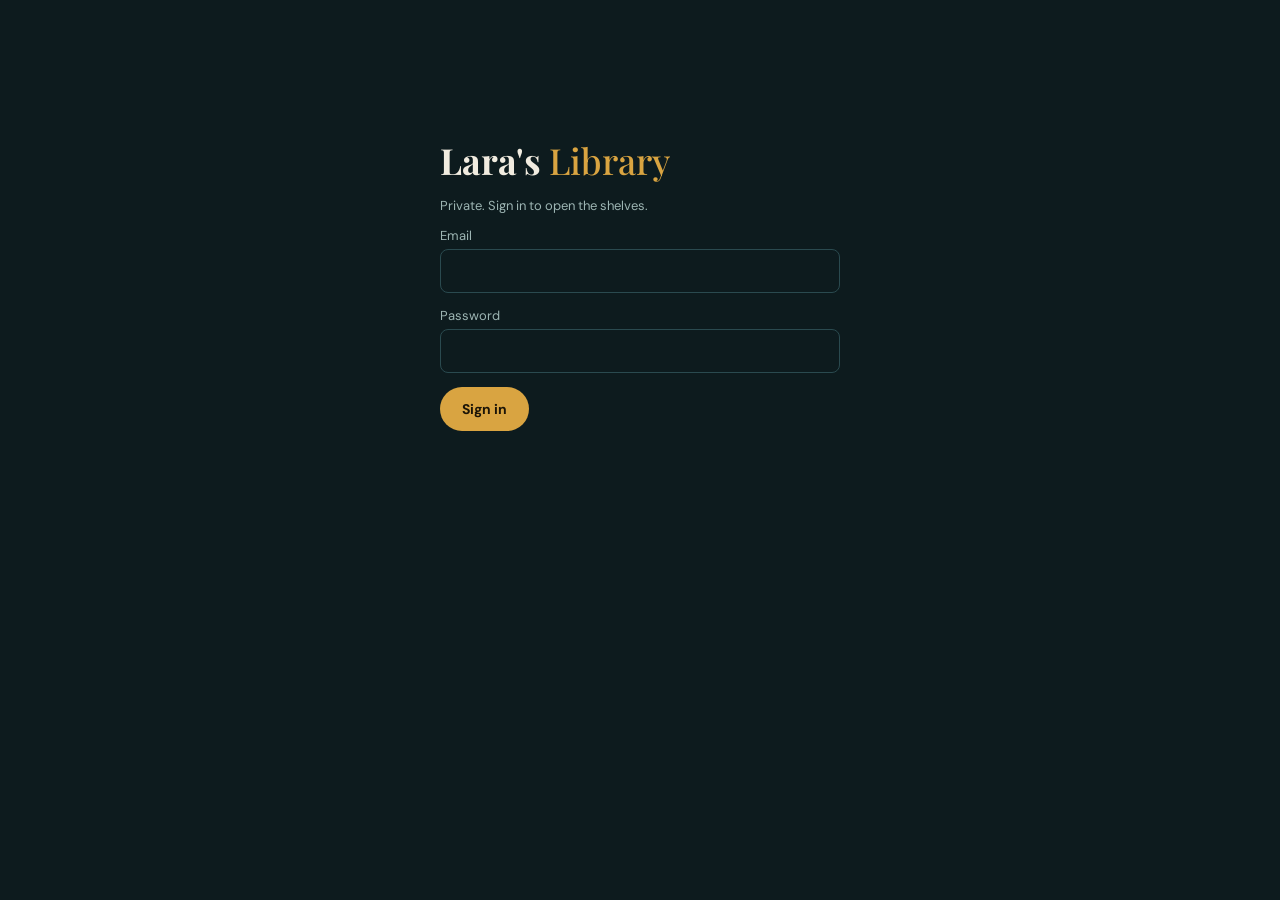
<file: library/index.html>
<!doctype html>
<html lang="en">
<head>
<meta charset="utf-8">
<meta name="viewport" content="width=device-width,initial-scale=1">
<meta name="robots" content="noindex,nofollow">
<title>Lara's Library</title>
<link rel="preconnect" href="https://fonts.googleapis.com">
<link href="https://fonts.googleapis.com/css2?family=Playfair+Display:ital,wght@0,600;0,800;1,500&family=DM+Sans:wght@400;500;700&display=swap" rel="stylesheet">
<style>
:root{--ground:#0d1b1e;--panel:#14282c;--line:#2a4a4f;--cream:#f1ece0;--muted:#9db5b3;--wood:#5a3a20;--brass:#d9a441;--rose:#e58aa6;--mint:#7fd3bd;--sky:#8fb4ff;--acc:#d9a441}
*{box-sizing:border-box}
body{margin:0;background:var(--ground);color:var(--cream);font-family:'DM Sans',system-ui,sans-serif}
.app{padding:28px 40px 80px}
.wrap{max-width:1280px;margin:0 auto}
.serif{font-family:'Playfair Display',Georgia,serif}
button{font-family:inherit;cursor:pointer}
button:focus-visible,input:focus-visible,select:focus-visible,textarea:focus-visible{outline:3px solid var(--cream);outline-offset:2px}
.top{display:flex;flex-wrap:wrap;align-items:center;gap:20px 32px;justify-content:space-between;margin-bottom:28px}
.brand{font-family:'Playfair Display',Georgia,serif;font-size:30px;font-weight:800;margin:0}
.brand em{font-weight:500;color:var(--brass)}
.nav{display:flex;flex-wrap:wrap;gap:6px;background:var(--panel);border:1px solid var(--line);border-radius:999px;padding:5px}
.navbtn{border:0;background:transparent;color:var(--muted);font-size:14px;font-weight:700;padding:10px 20px;border-radius:999px;min-height:44px}
.navbtn:hover{color:var(--cream)}
.navbtn.on{background:var(--acc);color:#10201f}
.addbtn{border:0;background:var(--brass);color:#1b1407;font-weight:700;font-size:15px;padding:12px 22px;border-radius:999px;min-height:44px}
.toolbtn{border:0;background:none;color:var(--muted);font-size:13px;text-decoration:underline;padding:10px 6px;min-height:44px}
.band{display:flex;flex-wrap:wrap;justify-content:space-between;align-items:baseline;gap:8px 24px;padding:14px 22px;border-radius:10px 10px 0 0;color:#10201f;background:var(--acc)}
.band h2{margin:0;font-family:'Playfair Display',Georgia,serif;font-size:28px;font-weight:800}
.band p{margin:0;font-size:14px;font-weight:500}
.tiles{display:grid;grid-template-columns:repeat(auto-fit,minmax(180px,1fr));gap:14px;margin:20px 0}
.tile{background:var(--panel);border:1px solid var(--line);border-radius:10px;padding:16px 18px}
.tile b{display:block;font-family:'Playfair Display',Georgia,serif;font-size:38px;line-height:1;font-weight:800}
.tile span{display:block;margin-top:8px;font-size:13px;color:var(--muted)}
.tile button{margin-top:8px}
.ctl{display:flex;flex-wrap:wrap;gap:8px 22px;align-items:center;margin:0 0 16px}
.ctl .grp{display:flex;flex-wrap:wrap;gap:6px;align-items:center}
.ctl .lab{font-size:12px;color:var(--muted);margin-right:2px}
.chip{border:1px solid var(--line);background:transparent;color:#cfdad8;font-size:13px;font-weight:500;padding:8px 14px;border-radius:999px;min-height:40px}
.chip.on{background:var(--acc);border-color:var(--acc);color:#10201f;font-weight:700}
.legend{display:flex;flex-wrap:wrap;gap:6px 14px;font-size:12px;color:var(--muted);margin:0 0 14px}
.legend i{display:inline-block;width:10px;height:10px;border-radius:2px;margin-right:5px}
.cases{display:grid;grid-template-columns:repeat(auto-fill,minmax(340px,1fr));gap:22px}
.case{background:#0a1517;border:10px solid var(--wood);border-radius:6px;box-shadow:inset 0 0 0 2px #3a2412}
.case h3{margin:0;padding:8px 14px;background:var(--wood);color:var(--cream);font-size:13px;font-weight:700}
.shelf{display:flex;align-items:flex-end;gap:3px;height:200px;padding:0 14px;border-bottom:12px solid var(--wood)}
.spine{border:0;border-radius:3px 3px 0 0;padding:0;display:flex;align-items:center;justify-content:center;flex:0 0 auto;box-shadow:inset 0 8px 0 rgba(255,255,255,.28),inset 0 -8px 0 rgba(0,0,0,.12)}
.spine:hover,.spine:focus-visible{transform:translateY(-6px)}
.spine span{writing-mode:vertical-rl;transform:rotate(180deg);font-size:11px;font-weight:700;color:#10201f;max-height:88%;overflow:hidden;white-space:nowrap;text-overflow:ellipsis}
.spine.faded{opacity:.42}
.hint{margin:14px 0 0;font-size:13px;color:var(--muted)}
.empty{padding:40px 20px;text-align:center;color:var(--muted);background:var(--panel);border:1px dashed var(--line);border-radius:10px}
.pill{display:inline-block;font-size:12px;font-weight:700;padding:5px 11px;border-radius:999px;margin:0 6px 6px 0}
.panel{background:var(--panel);border:1px solid var(--line);border-radius:10px;padding:20px 22px;margin-bottom:18px}
.panel h3{margin:0 0 14px;font-size:18px;font-family:'Playfair Display',Georgia,serif}
.rec{display:flex;flex-wrap:wrap;gap:6px 14px;align-items:center;padding:11px 0;border-top:1px solid var(--line)}
.rec:first-of-type{border-top:0}
.rec .meta{font-size:13px;color:var(--muted)}
.rec .pts{margin-left:auto;color:#e8b94f;font-weight:700;font-size:13px}
.linkbtn{border:0;background:none;color:var(--cream);font-size:15px;font-weight:700;padding:0;text-align:left;text-decoration:underline;text-decoration-color:#4b7a80;text-underline-offset:4px}
.linkbtn:hover{text-decoration-color:var(--cream)}
.q{display:grid;grid-template-columns:64px 1fr auto;gap:16px;align-items:center;padding:14px 18px;background:var(--panel);border:1px solid var(--line);border-radius:10px;margin-bottom:10px}
.qcover{width:64px;height:92px;border-radius:3px 7px 7px 3px;display:flex;align-items:flex-end;padding:6px;font-family:'Playfair Display',Georgia,serif;font-weight:800;font-size:11px;color:#10201f;background-size:cover;background-position:center;overflow:hidden}
.look{font-size:12.5px;color:var(--muted);margin-top:4px}
.vote{border:1px solid var(--mint);background:transparent;color:var(--mint);font-weight:700;font-size:13px;padding:9px 14px;border-radius:999px;min-height:44px;white-space:nowrap}
.vote b{color:var(--cream);margin-left:6px}
.spin{background:var(--panel);border:1px solid var(--line);border-radius:10px;padding:20px 22px;margin-bottom:18px;display:flex;flex-wrap:wrap;gap:16px 24px;align-items:center}
.slot{flex:1;min-width:240px;background:#0a1517;border:3px solid var(--mint);border-radius:10px;padding:16px 20px;font-family:'Playfair Display',Georgia,serif;font-size:24px;font-weight:800;min-height:34px}
.srow{background:var(--panel);border:1px solid var(--line);border-radius:10px;padding:18px 22px;margin-bottom:12px}
.dots{display:flex;flex-wrap:wrap;gap:8px;margin:12px 0 8px}
.dot{width:34px;height:34px;border-radius:50%;display:flex;align-items:center;justify-content:center;font-size:13px;font-weight:700;color:#10201f;border:2px solid transparent;background:none;padding:0}
.mask{position:fixed;inset:0;background:rgba(5,12,13,.78);display:flex;align-items:flex-start;justify-content:center;padding:40px 20px;overflow:auto;z-index:50}
.dlg{width:100%;max-width:740px;background:var(--panel);border:1px solid #3b6268;border-radius:14px;padding:28px 30px}
.dlg h2{margin:0 0 6px;font-family:'Playfair Display',Georgia,serif}
.field{display:block;margin-bottom:14px}
.field label{display:flex;justify-content:space-between;font-size:13px;color:var(--muted);margin-bottom:5px}
.inp{width:100%;background:var(--ground);border:1px solid var(--line);border-radius:8px;color:var(--cream);font-family:inherit;font-size:15px;padding:11px 13px;min-height:44px}
textarea.inp{min-height:84px;resize:vertical}
.two{display:grid;grid-template-columns:1fr 1fr;gap:12px}
.three{display:grid;grid-template-columns:1fr 1fr 1fr;gap:12px}
.ghost{border:1px solid #3b6268;background:transparent;color:var(--cream);font-size:14px;font-weight:700;padding:11px 20px;border-radius:999px;min-height:44px}
.main{border:0;background:var(--brass);color:#1b1407;font-size:14px;font-weight:700;padding:11px 22px;border-radius:999px;min-height:44px}
.danger{border-color:#a8503e;color:#f0a898}
.actions{display:flex;flex-wrap:wrap;gap:10px;margin-top:18px}
.intent{display:block;width:100%;text-align:left;background:var(--ground);border:1px solid var(--line);border-radius:10px;padding:14px 16px;margin-bottom:10px;color:var(--cream)}
.intent:hover{border-color:var(--brass)}
.intent b{display:block;font-size:16px}
.intent span{font-size:13px;color:var(--muted)}
.brow{background:var(--ground);border:1px solid var(--line);border-radius:10px;padding:14px 16px;margin-bottom:10px}
.small{font-size:13px;color:var(--muted)}
.err{color:#f0a898;font-size:14px;margin:8px 0}
.icard{width:100%;max-width:560px;background:#f6f0e2;color:#1d2a28;border-radius:6px;box-shadow:0 18px 50px rgba(0,0,0,.55);border-top:34px solid #c8472f;padding:22px 28px 26px;background-image:repeating-linear-gradient(to bottom,transparent 0,transparent 31px,#cfe0e6 31px,#cfe0e6 32px)}
.icard h2{margin:0;font-family:'Playfair Display',Georgia,serif;font-size:28px;line-height:1.1;background:#f6f0e2;display:inline}
.icard .sub{background:#f6f0e2;display:inline;color:#4d5f5c;font-size:14px}
.icard .row{display:flex;gap:18px;margin-bottom:14px}
.icard .cov{width:84px;height:122px;border-radius:3px 7px 7px 3px;flex:0 0 auto;background-size:cover;background-position:center}
.icard .sec{margin:12px 0 0;font-size:12px;font-weight:700;color:#8a3a28;background:#f6f0e2;display:inline-block;padding-right:6px}
.icard p,.icard li{font-size:14.5px;line-height:32px;margin:0;color:#1d2a28}
.icard ul{margin:0;padding-left:20px}
.icard .ipill{display:inline-block;font-size:12px;font-weight:700;padding:3px 10px;border-radius:999px;margin:0 6px 0 0;background:#1d2a28;color:#f6f0e2;line-height:20px}
.icard .act{display:flex;flex-wrap:wrap;gap:10px;margin-top:16px}
.ibtn{border:2px solid #1d2a28;background:#f6f0e2;color:#1d2a28;font-weight:700;font-size:14px;padding:10px 16px;border-radius:999px;min-height:44px}
.ibtn.main{background:#1d2a28;color:#f6f0e2}
.icard button:focus-visible{outline:3px solid #c8472f}
.toast{position:fixed;left:50%;bottom:28px;transform:translateX(-50%);background:var(--cream);color:#10201f;font-weight:700;font-size:14px;padding:14px 22px;border-radius:999px;z-index:80;box-shadow:0 10px 30px rgba(0,0,0,.5);max-width:90vw}
.rules{display:grid;grid-template-columns:1fr auto;gap:8px 20px;font-size:14px}
.rules b{text-align:right;color:#e8b94f}
.login{max-width:400px;margin:12vh auto 0}
.login h1{margin:0 0 6px;font-family:'Playfair Display',Georgia,serif;font-size:36px}
@media (max-width:760px){.app{padding:20px 16px 60px}.q{grid-template-columns:64px 1fr}.two,.three{grid-template-columns:1fr}.dlg{padding:22px 18px}}
@media (prefers-reduced-motion:reduce){.spine:hover{transform:none}}
</style>
</head>
<body>
<div class="app"><div class="wrap" id="root"></div></div>
<div id="overlay"></div><div id="toastbox"></div>
<script>window.__errs=[];window.addEventListener("error",function(e){window.__errs.push((e.target&&e.target.src)?("blocked or missing: "+e.target.src.split("/").pop()):(e.message||"error"))},true)</script>
<script src="/library/sb-client.js?v=1"></script>
<script src="/library/config.js?v=2"></script>
<script>
"use strict";
/* ---------- constants ---------- */
const PTS = {NEW:100, PHYS:25, AUTH:50, RE:40};
const ROOMS = {
  library:{name:"Home Library", acc:"#d9a441", sub:"Everything you own, shelved."},
  read:{name:"Read", acc:"#e58aa6", sub:"Every finished book, and what it earned."},
  tbr:{name:"TBR", acc:"#7fd3bd", sub:"Vote, spin, decide what is next."},
  series:{name:"Series", acc:"#8fb4ff", sub:"What you own, read and still need."}
};
const GENRES = ["Contemporary","Contemporary Suspense","Sports","Cowboy","Dark Romance","Dark Rom-Com","Reverse Harem (RH) / Why-Choose","Motorcycle Club (MC)","Mafia","Paranormal","Omegaverse","Romantasy","Billionaire","Secret Society","Alien / Monster"];
const GCOL = ["#e9b44c","#d9826f","#7fb7d9","#c9a27a","#b9506b","#e58aa6","#9a86d6","#8b8f94","#b04a4a","#8fd0b0","#e2c06b","#a79be0","#6fc2a5","#c9b8e8","#9bd36f"];
const NOGENRE = "#6f8a8a";
const FMT = [["physical","Physical"],["audiobook","Audiobook"],["ebook","Ebook"]];
const OWN = ["","Owned","Want to Own","Borrowed"];
const gcolor = g => { const i = GENRES.indexOf(g); return i<0 ? NOGENRE : GCOL[i]; };

/* ---------- helpers ---------- */
const $ = s => document.querySelector(s);
const esc = v => String(v ?? "").replace(/[&<>"']/g, c => ({"&":"&amp;","<":"&lt;",">":"&gt;",'"':"&quot;","'":"&#39;"}[c]));
const today = () => new Date().toISOString().slice(0,10);
const norm = s => String(s||"").toLowerCase().replace(/[^a-z0-9]+/g," ").trim();
const hash = s => { let h=0; for (const c of String(s)) h=(h*31+c.charCodeAt(0))>>>0; return h; };
const fmtDate = d => d ? new Date(d+"T12:00:00").toLocaleDateString(undefined,{month:"short",day:"numeric",year:"numeric"}) : "";
const num = v => (v===""||v==null||isNaN(Number(v))) ? null : Number(v);
const sleep = ms => new Promise(r => setTimeout(r, ms));
const nf = n => Number(n).toLocaleString();

/* ---------- state ---------- */
const S = {
  sb:null, user:null, books:[], loading:true, room:"library",
  f:{ lib:{fmt:"all", st:"all", sort:"genre"}, read:{sort:"recent"}, tbr:{sort:"votes", view:"list"} },
  caseLimit:{library:45, read:45, tbr:45}, spinText:"", spinning:false, pointsOpen:false, busy:"", dlg:null, card:null
};

/* ---------- db mapping ---------- */
function fromRow(r){
  const x = r.extra || {};
  return { id:r.id, title:r.title, author:r.author, genre:r.genre, sportType:r.sport_type, seriesName:r.series_name,
    seriesPosition:r.series_position==null?null:Number(r.series_position), formats:r.formats||[], narrator:r.narrator,
    pageCount:r.page_count, tropes:r.tropes||[], status:r.reading_status, dateFinished:r.date_finished||"",
    rating:r.rating==null?null:Number(r.rating), heat:r.heat, synopsis:r.synopsis, sillySummary:r.silly_summary,
    coverUrl:r.cover_url, goodreadsLink:r.goodreads_link, purchaseLink:r.purchase_link, notes:r.notes, review:r.review,
    wouldRecommend:r.would_recommend, trophy:r.trophy, rereadLog:r.reread_log||[], votes:r.votes||0, historical:!!r.historical,
    favoriteCatalog:r.favorite_catalog, importedFrom:r.imported_from, yearRead:r.year_read, readOrder:r.read_order,
    extra:x, createdAt:r.created_at };
}
function toRow(b){
  return { title:b.title, author:b.author||"", genre:b.genre||"", sport_type:b.sportType||"", series_name:b.seriesName||"",
    series_position:b.seriesPosition??null, formats:b.formats||[], narrator:b.narrator||"", page_count:b.pageCount??null,
    tropes:b.tropes||[], reading_status:b.status, date_finished:b.dateFinished||null, rating:b.rating??null, heat:b.heat??null,
    synopsis:b.synopsis||"", silly_summary:b.sillySummary||"", cover_url:b.coverUrl||"", goodreads_link:b.goodreadsLink||"",
    purchase_link:b.purchaseLink||"", notes:b.notes||"", review:b.review||"", would_recommend:b.wouldRecommend||"",
    trophy:!!b.trophy, reread_log:b.rereadLog||[], votes:b.votes||0, historical:!!b.historical,
    favorite_catalog:!!b.favoriteCatalog, imported_from:b.importedFrom||"", year_read:b.yearRead??null,
    read_order:b.readOrder??null, extra:b.extra||{} };
}
function fromImport(o){
  const extra = {};
  if (o.progressLog) extra.progress_log = o.progressLog;
  if (o.altCovers && o.altCovers.length) extra.alt_covers = o.altCovers;
  if (o.reviewInterview) extra.review_interview = o.reviewInterview;
  if (o.enrichment) extra.enrichment = o.enrichment;
  return { title:o.title, author:o.author, genre:o.genre, sportType:o.sportType, seriesName:o.seriesName,
    seriesPosition:num(o.seriesPosition), formats:o.formats||[], narrator:o.narrator, pageCount:num(o.pageCount),
    tropes:o.tropes||[], status:o.readingStatus||"TBR", dateFinished:o.dateFinished||"", rating:num(o.rating), heat:num(o.heat),
    synopsis:o.synopsis, sillySummary:o.sillySummary, coverUrl:o.coverUrl, goodreadsLink:o.goodreadsLink,
    purchaseLink:o.purchaseLink, notes:o.notes, review:o.review, wouldRecommend:o.wouldRecommend, trophy:!!o.trophy,
    rereadLog:(o.rereadLog||[]).map(d=>String(d).slice(0,10)), votes:o.votes||0, historical:!!o.historical,
    favoriteCatalog:!!o.favCatalog, importedFrom:o.importedFrom, yearRead:num(o.yearRead), readOrder:num(o.readOrder), extra };
}

/* ---------- book logic ---------- */
const isRead = b => b.status==="Read";
const ownedFmt = (b, t) => (b.formats||[]).some(f => f.ownership==="Owned" && (!t || f.type===t));
const isOwned = b => ownedFmt(b);
const readFormat = b => b.extra.read_format || (ownedFmt(b,"physical") ? "physical" : "");
const authorKey = a => norm(a);

function readerOrder(list){
  return list.filter(isRead).slice().sort((a,b) => {
    const ka = a.historical ? [0,0,""] : (a.dateFinished ? [2,0,a.dateFinished] : [1,a.readOrder??1e9,""]);
    const kb = b.historical ? [0,0,""] : (b.dateFinished ? [2,0,b.dateFinished] : [1,b.readOrder??1e9,""]);
    return ka[0]-kb[0] || ka[1]-kb[1] || (ka[2]<kb[2]?-1:ka[2]>kb[2]?1:0) || (a.createdAt||"").localeCompare(b.createdAt||"");
  });
}
/* Lifetime points are derived from the books, so nothing can drift out of sync. */
function computePoints(list){
  const seen = new Set(), per = new Map();
  const parts = {books:0, phys:0, auth:0, re:0}; let nBooks=0,nPhys=0,nAuth=0,nRe=0;
  for (const b of readerOrder(list)){
    let p = PTS.NEW; nBooks++; parts.books += PTS.NEW;
    if (readFormat(b)==="physical"){ p+=PTS.PHYS; parts.phys+=PTS.PHYS; nPhys++; }
    const k = authorKey(b.author);
    if (k && !seen.has(k)){ seen.add(k); p+=PTS.AUTH; parts.auth+=PTS.AUTH; nAuth++; }
    const re = (b.rereadLog||[]).length * PTS.RE; if (re){ p+=re; parts.re+=re; nRe+=(b.rereadLog||[]).length; }
    per.set(b.id, p);
  }
  return {total: parts.books+parts.phys+parts.auth+parts.re, parts, counts:{nBooks,nPhys,nAuth,nRe}, per};
}
function authorHistory(b){
  const k = authorKey(b.author);
  if (!k) return [];
  return S.books.filter(x => x.id!==b.id && isRead(x) && authorKey(x.author)===k);
}
function sortBooks(list, key){
  const L = list.slice();
  const t = (a,b) => a.title.localeCompare(b.title);
  const by = {
    genre:(a,b)=> (a.genre||"~").localeCompare(b.genre||"~") || a.author.localeCompare(b.author) || t(a,b),
    author:(a,b)=> a.author.localeCompare(b.author) || t(a,b),
    title:t,
    rating:(a,b)=> (b.rating??-1)-(a.rating??-1) || t(a,b),
    votes:(a,b)=> b.votes-a.votes || t(a,b),
    recent:(a,b)=> (b.dateFinished||"").localeCompare(a.dateFinished||"") || (b.readOrder??-1)-(a.readOrder??-1) || t(a,b),
    unread:(a,b)=> (isRead(a)-isRead(b)) || t(a,b)
  };
  return L.sort(by[key]||t);
}
function bookByIdx(id){ return S.books.find(b => b.id===id); }

/* ---------- series ---------- */
function seriesGroups(){
  const m = new Map();
  for (const b of S.books){ if (!b.seriesName) continue; const k=norm(b.seriesName); if(!m.has(k)) m.set(k,{name:b.seriesName,books:[]}); m.get(k).books.push(b); }
  return [...m.values()].map(g => {
    g.books.sort((a,b)=> (a.seriesPosition??1e9)-(b.seriesPosition??1e9) || a.title.localeCompare(b.title));
    const max = Math.max(0, ...g.books.map(b=>b.seriesPosition||0), g.books.length);
    g.max = Math.ceil(max);
    g.byPos = new Map(); g.books.forEach(b => { if (b.seriesPosition!=null) g.byPos.set(b.seriesPosition,b); });
    const lastRead = Math.max(0, ...g.books.filter(isRead).map(b=>b.seriesPosition||0));
    g.next = g.books.find(b => !isRead(b) && b.seriesPosition!=null && b.seriesPosition>lastRead && isOwned(b)) || null;
    g.nRead = g.books.filter(isRead).length; g.nOwned = g.books.filter(isOwned).length;
    return g;
  }).sort((a,b)=>a.name.localeCompare(b.name));
}
function detectSeries(){
  const out = [];
  for (const b of S.books){
    if (b.seriesName) continue;
    let m = b.title.match(/^(.+?)\s+(?:#|Book\s+)?(\d+(?:\.\d+)?)\s*[:\-–]\s+(.+)$/);
    let s = null;
    if (m) s = {name:m[1].trim(), pos:Number(m[2])};
    else if ((m = b.title.match(/\((.+?),?\s*(?:#|Book\s+)(\d+(?:\.\d+)?)\)\s*$/))) s = {name:m[1].trim(), pos:Number(m[2])};
    if (s && s.name.length>2) out.push({book:b, name:s.name, pos:s.pos});
  }
  return out;
}

/* ---------- toast ---------- */
let toastT;
function toast(msg){ const el=$("#toastbox"); el.innerHTML = `<div class="toast" role="status">${esc(msg)}</div>`; clearTimeout(toastT); toastT=setTimeout(()=>el.innerHTML="",3800); }

/* ---------- data ---------- */
async function loadBooks(){
  S.loading = true; render();
  let all = [], from = 0;
  while (true){
    const {data, error} = await S.sb.from("books").select("*").order("created_at",{ascending:true}).range(from, from+999);
    if (error){ toast("Could not load books: "+error.message); break; }
    all = all.concat(data||[]);
    if (!data || data.length<1000) break;
    from += 1000;
  }
  S.books = all.map(fromRow); S.loading=false; render();
}
async function saveBook(b){
  const row = toRow(b);
  if (b.id){
    const {data,error} = await S.sb.from("books").update(row).eq("id",b.id).select().single();
    if (error) throw error;
    const nb = fromRow(data); const i=S.books.findIndex(x=>x.id===b.id); S.books[i]=nb; return nb;
  }
  const {data,error} = await S.sb.from("books").insert(row).select().single();
  if (error) throw error;
  const nb = fromRow(data); S.books.push(nb); return nb;
}
async function removeBook(id){
  const {error} = await S.sb.from("books").delete().eq("id",id);
  if (error) throw error; S.books = S.books.filter(b=>b.id!==id);
}
function patchFormat(b, type, ownership){
  const f = (b.formats||[]).filter(x=>x.type!==type); f.push({type, ownership}); return f;
}

/* ---------- render: shell ---------- */
function render(){
  const root = $("#root");
  if (!S.sb){ root.innerHTML = setupMsg(); return; }
  if (!S.user){ root.innerHTML = loginView(); return; }
  const room = ROOMS[S.room];
  document.documentElement.style.setProperty("--acc", room.acc);
  const nav = Object.entries(ROOMS).map(([k,v]) => `<button class="navbtn ${S.room===k?"on":""}" data-act="room" data-v="${k}">${esc(v.name)}</button>`).join("");
  root.innerHTML = `
    <div class="top">
      <h1 class="brand">Lara's <em>Library</em></h1>
      <nav class="nav" aria-label="Rooms">${nav}</nav>
      <div style="display:flex;gap:8px;align-items:center;flex-wrap:wrap">
        <button class="addbtn" data-act="add">+ Add a book</button>
        <button class="toolbtn" data-act="data">Data tools</button>
        <button class="toolbtn" data-act="signout">Sign out</button>
      </div>
    </div>
    <div class="band"><h2>${esc(room.name)}</h2><p>${esc(room.sub)}</p></div>
    <div id="room">${S.loading ? `<div class="empty">Loading your library…</div>` : roomView()}</div>`;
}
function setupMsg(){
  if (!window.supabase) return `<div class="login"><h1>Could not start</h1><p class="small">The sign-in code did not load. Reload the page. If it keeps happening, turn off any ad or content blocker for this site, or try another network.</p><p class="small">Details for support: ${esc((window.__errs||[]).join("; ")||"no error reported")}</p></div>`;
  return `<div class="login"><h1>Almost there</h1><p class="small">Open <b>library/config.js</b> and paste in the project URL and publishable key from Supabase (Project Settings, API Keys). Then reload this page.</p></div>`;
}
function loginView(){
  return `<form class="login" data-form="login">
    <h1>Lara's <span style="color:var(--brass);font-weight:500">Library</span></h1>
    <p class="small">Private. Sign in to open the shelves.</p>
    <div class="field"><label for="em">Email</label><input class="inp" id="em" type="email" autocomplete="username" required></div>
    <div class="field"><label for="pw">Password</label><input class="inp" id="pw" type="password" autocomplete="current-password" required></div>
    <div class="err" id="loginerr" role="alert"></div>
    <button class="main" type="submit">Sign in</button></form>`;
}
function roomView(){
  const P = computePoints(S.books);
  const reads = S.books.filter(isRead), tbr = S.books.filter(b=>b.status==="TBR"), owned = S.books.filter(isOwned);
  const y = new Date().getFullYear();
  const thisYear = reads.filter(b => b.dateFinished && b.dateFinished.startsWith(String(y))).length;
  let tiles = "", body = "";
  if (S.room==="library"){
    tiles = tile(owned.length,"books on your shelves") + tile(owned.filter(b=>!isRead(b)).length,"owned and unread") + tile(new Set(owned.map(b=>authorKey(b.author))).size,"authors in the house") + pointsTile(P);
    body = libraryBody(owned);
  } else if (S.room==="read"){
    const rated = reads.filter(b=>b.rating!=null);
    const avg = rated.length ? (rated.reduce((s,b)=>s+b.rating,0)/rated.length).toFixed(2) : "–";
    tiles = tile(reads.length,"books read") + tile(thisYear,`finished in ${y}`) + tile(avg,"average rating") + pointsTile(P);
    body = readBody(reads, P);
  } else if (S.room==="tbr"){
    tiles = tile(tbr.length,"waiting on the TBR") + tile(tbr.filter(isOwned).length,"already owned") + tile(tbr.reduce((s,b)=>s+b.votes,0),"votes cast") + pointsTile(P);
    body = tbrBody(tbr);
  } else {
    const g = seriesGroups();
    tiles = tile(g.length,"series tracked") + tile(g.filter(x=>x.next).length,"with a next-up book") + tile(g.reduce((s,x)=>s+x.nRead,0),"series books read") + pointsTile(P);
    body = seriesBody(g);
  }
  return `<div class="tiles">${tiles}</div>${S.pointsOpen ? pointsPanel(P):""}${body}`;
}
const tile = (n,l) => `<div class="tile"><b>${esc(n)}</b><span>${esc(l)}</span></div>`;
const pointsTile = P => `<div class="tile"><b>${nf(P.total)}</b><span>lifetime points</span><button class="linkbtn" style="font-size:12px" data-act="points">${S.pointsOpen?"Hide":"Show"} the math</button></div>`;
function pointsPanel(P){
  const c=P.counts,p=P.parts;
  return `<div class="panel"><h3>How points add up</h3><div class="rules">
    <span>New book: ${nf(c.nBooks)} × ${PTS.NEW}</span><b>${nf(p.books)}</b>
    <span>Read in physical: ${nf(c.nPhys)} × ${PTS.PHYS}</span><b>${nf(p.phys)}</b>
    <span>New author: ${nf(c.nAuth)} × ${PTS.AUTH}</span><b>${nf(p.auth)}</b>
    <span>Reread or relisten: ${nf(c.nRe)} × ${PTS.RE}</span><b>${nf(p.re)}</b></div>
    <p class="hint">Points are worked out from your books every time, so edits and merges always keep the total honest. Where a past read has no format recorded, an owned physical copy counts as read in physical.</p></div>`;
}

/* ---------- render: bookcases ---------- */
function spineBtn(b){
  const h = 110 + (b.pageCount ? Math.min(b.pageCount,700)/700*80 : hash(b.title)%80);
  const w = 24 + hash(b.title+"w")%14;
  return `<button class="spine ${isRead(b)||S.room==="read"?"":"faded"}" style="height:${h|0}px;width:${w}px;background:${gcolor(b.genre)}" data-act="card" data-id="${b.id}" title="${esc(b.title)}" aria-label="${esc(b.title)} by ${esc(b.author)}"><span>${esc(b.title)}</span></button>`;
}
function cases(list, roomKey){
  if (!list.length) return `<div class="empty">Nothing here yet. Add a book, or use Data tools to import your library.</div>`;
  const lim = S.caseLimit[roomKey]||45, shown = list.slice(0, lim);
  const shelves = []; for (let i=0;i<shown.length;i+=15) shelves.push(shown.slice(i,i+15));
  const html = shelves.map(sh => {
    const rows = []; for (let i=0;i<sh.length;i+=5) rows.push(sh.slice(i,i+5));
    const first = sh[0], last = sh[sh.length-1];
    return `<div class="case"><h3>${esc(first.title.slice(0,18))} … ${esc(last.title.slice(0,18))}</h3>${rows.map(r=>`<div class="shelf">${r.map(spineBtn).join("")}</div>`).join("")}</div>`;
  }).join("");
  const more = list.length>lim ? `<p class="hint"><button class="chip" data-act="more" data-v="${roomKey}">Show 45 more (${list.length-lim} left)</button></p>` : "";
  return `<div class="cases">${html}</div>${more}`;
}
function legend(list){
  const used = [...new Set(list.map(b=>b.genre||""))].sort();
  return `<div class="legend">${used.map(g=>`<span><i style="background:${gcolor(g)}"></i>${esc(g||"No genre yet")}</span>`).join("")}</div>`;
}
const chip = (act,v,label,on,extra="") => `<button class="chip ${on?"on":""}" data-act="${act}" data-v="${v}" ${extra} aria-pressed="${!!on}">${esc(label)}</button>`;

function libraryBody(owned){
  const f = S.f.lib;
  let list = owned.filter(b => f.fmt==="all" || ownedFmt(b,f.fmt)).filter(b => f.st==="all" || (f.st==="read"?isRead(b):!isRead(b)));
  list = sortBooks(list, f.sort);
  return `<div class="ctl">
    <div class="grp"><span class="lab">Format</span>${chip("lib-fmt","all","All",f.fmt==="all")}${FMT.map(([k,l])=>chip("lib-fmt",k,l,f.fmt===k)).join("")}</div>
    <div class="grp"><span class="lab">Show</span>${chip("lib-st","all","All",f.st==="all")}${chip("lib-st","read","Read",f.st==="read")}${chip("lib-st","unread","Unread",f.st==="unread")}</div>
    <div class="grp"><span class="lab">Sort</span>${[["genre","Genre"],["author","Author"],["title","Title"],["rating","Rating"]].map(([k,l])=>chip("lib-sort",k,l,f.sort===k)).join("")}</div></div>
    ${legend(list)}${cases(list,"library")}
    <p class="hint">${nf(list.length)} books. Faded spines are unread. Tap any spine to open its card.</p>`;
}

/* ---------- render: read ---------- */
function readBody(reads, P){
  const f = S.f.read;
  const sorted = sortBooks(reads, f.sort==="recent"?"recent":f.sort);
  const recent = sortBooks(reads,"recent").slice(0,8);
  const recentRows = recent.map(b => `<div class="rec"><button class="linkbtn" data-act="card" data-id="${b.id}">${esc(b.title)}</button><span class="meta">${esc(b.author)}${b.dateFinished?" · "+fmtDate(b.dateFinished):""}${b.rating!=null?" · "+b.rating+" stars":""}</span><span class="pts">+${P.per.get(b.id)||0}</span></div>`).join("");
  return `<div class="panel"><h3>Recently finished</h3>${recentRows||`<p class="small">No finished books yet.</p>`}</div>
    <div class="ctl"><div class="grp"><span class="lab">Sort the shelves</span>${[["recent","Recent"],["genre","Genre"],["author","Author"],["title","Title"],["rating","Rating"]].map(([k,l])=>chip("read-sort",k,l,f.sort===k)).join("")}</div></div>
    ${legend(sorted)}${cases(sorted,"read")}`;
}

/* ---------- render: tbr ---------- */
function coverStyle(b){ return b.coverUrl ? `background-image:url('${esc(b.coverUrl).replace(/'/g,"%27")}')` : `background:${gcolor(b.genre)}`; }
function tbrBody(tbr){
  const f = S.f.tbr;
  const list = sortBooks(tbr, f.sort);
  const rows = list.map(b => {
    const ah = authorHistory(b);
    const fm = (b.formats||[]).filter(x=>x.ownership && x.ownership!=="N/A").map(x=>`${x.type} (${x.ownership.toLowerCase()})`).join(", ");
    return `<div class="q"><div class="qcover" style="${coverStyle(b)}">${b.coverUrl?"":esc(b.title.slice(0,24))}</div>
      <div><button class="linkbtn" data-act="card" data-id="${b.id}">${esc(b.title)}</button>
        <div class="look">${esc(b.author)}${b.genre?" · "+esc(b.genre):""}</div>
        <div class="look">${ah.length?`You have read ${ah.length} by this author. `:""}${fm?esc(fm):"No format noted yet."}</div></div>
      <button class="vote" data-act="vote" data-id="${b.id}" aria-label="Vote to read ${esc(b.title)} sooner">Want to read<b>${b.votes}</b></button></div>`;
  }).join("");
  const cs = f.view==="cases" ? `${legend(list)}${cases(list,"tbr")}` : (rows || `<div class="empty">Your TBR is empty.</div>`);
  return `<div class="spin"><div><b class="serif" style="font-size:20px">Can't decide?</b><div class="small">The spinner favors books with more votes.</div></div>
    <div class="slot" id="slot" aria-live="polite">${esc(S.spinText||"Press spin")}</div>
    <button class="main" data-act="spin" ${S.spinning||!tbr.length?"disabled":""}>Spin for my next read</button></div>
    <div class="ctl"><div class="grp"><span class="lab">View</span>${chip("tbr-view","list","List",f.view==="list")}${chip("tbr-view","cases","Bookcase",f.view==="cases")}</div>
    <div class="grp"><span class="lab">Sort</span>${[["votes","Votes"],["genre","Genre"],["author","Author"],["title","Title"]].map(([k,l])=>chip("tbr-sort",k,l,f.sort===k)).join("")}</div></div>${cs}`;
}
async function spin(){
  const tbr = S.books.filter(b=>b.status==="TBR"); if (!tbr.length||S.spinning) return;
  S.spinning = true; const slot = () => $("#slot");
  for (let i=0;i<18;i++){ const el=slot(); if(!el) break; el.textContent = tbr[Math.floor(Math.random()*tbr.length)].title; await sleep(60+i*12); }
  let tot = tbr.reduce((s,b)=>s+b.votes+1,0), r = Math.random()*tot, pick = tbr[0];
  for (const b of tbr){ r -= b.votes+1; if (r<=0){ pick=b; break; } }
  S.spinning = false; S.spinText = `${pick.title}, ${pick.author}`; render(); S.card = pick.id; showCard(pick.id);
}

/* ---------- render: series ---------- */
function seriesBody(groups){
  const det = detectSeries();
  const tools = `<div class="ctl"><button class="ghost" data-act="series-detect">Find series from titles${det.length?` (${det.length} possible)`:""}</button></div>`;
  if (!groups.length) return tools + `<div class="empty">No series yet. Add a series name to a book, or let the app suggest some from your titles.</div>`;
  return tools + groups.map(g => {
    const dots = []; for (let i=1;i<=g.max;i++){
      const b = g.byPos.get(i);
      if (!b) dots.push(`<span class="dot" style="border:2px dashed #3b6268;color:var(--muted)" title="Book ${i}: not tracked">${i}</span>`);
      else { const st = isRead(b)?`background:var(--rose)`:isOwned(b)?`background:var(--brass)`:`border-color:var(--mint);color:var(--mint)`;
        dots.push(`<button class="dot" style="${st}" data-act="card" data-id="${b.id}" title="${esc(b.title)}">${i}</button>`); }
    }
    return `<div class="srow"><div style="display:flex;flex-wrap:wrap;justify-content:space-between;gap:8px"><b class="serif" style="font-size:20px">${esc(g.name)}</b><span class="small">${g.nRead} read · ${g.nOwned} owned · ${g.books.length} tracked</span></div>
      <div class="dots">${dots.join("")}</div>
      <div class="small">${g.next?`Next up: <b style="color:var(--cream)">${esc(g.next.title)}</b>`:"Nothing owned and waiting."} · pink read, brass owned, mint wanted, dashed missing</div></div>`;
  }).join("");
}

/* ---------- dialogs ---------- */
function openDlg(html){ $("#overlay").innerHTML = `<div class="mask" data-act="maskclose"><div class="dlg" role="dialog" aria-modal="true">${html}</div></div>`; const f=$("#overlay").querySelector("input,textarea,select"); if(f) f.focus(); }
function closeDlg(){ $("#overlay").innerHTML=""; S.dlg=null; }
function showCard(id){
  const b = bookByIdx(id); if (!b) return;
  const ah = authorHistory(b), P = computePoints(S.books);
  const fm = (b.formats||[]).filter(x=>x.ownership && x.ownership!=="N/A").map(x=>`${x.type}: ${x.ownership}`);
  const read = isRead(b);
  const pills = [b.genre, b.sportType, b.seriesName?`${b.seriesName}${b.seriesPosition!=null?" #"+b.seriesPosition:""}`:"", b.heat!=null?`Heat ${b.heat}`:"", b.rating!=null?`${b.rating} stars`:""].filter(Boolean).map(x=>`<span class="ipill">${esc(x)}</span>`).join("");
  const sec = (t,inner) => inner ? `<div><span class="sec">${t}</span></div>${inner}` : "";
  const notes = read ? (b.review||b.notes) : "";
  $("#overlay").innerHTML = `<div class="mask" data-act="maskclose"><div class="icard" role="dialog" aria-modal="true" aria-label="${esc(b.title)}">
    <div class="row">${b.coverUrl?`<div class="cov" style="background-image:url('${esc(b.coverUrl).replace(/'/g,"%27")}')"></div>`:""}
      <div><h2>${esc(b.title)}</h2><br><span class="sub">${esc(b.author)}${b.narrator?" · narrated by "+esc(b.narrator):""}${b.pageCount?" · "+b.pageCount+" pages":""}</span>
      <div style="margin-top:8px">${pills}</div></div></div>
    ${read ? `<p>${b.historical?"Read before 2025. No details recorded.":`Finished ${b.dateFinished?fmtDate(b.dateFinished):"in 2025"}. Earned ${nf(P.per.get(b.id)||0)} points.`}${(b.rereadLog||[]).length?` Revisited ${(b.rereadLog||[]).length}×.`:""}</p>`
           : `<p>${b.status==="Currently Reading"?"Reading now.":b.status==="DNF"?"Did not finish.":`On the TBR with ${b.votes} vote${b.votes===1?"":"s"}.`}</p>`}
    ${sec("SILLY SUMMARY", b.sillySummary?`<p>${esc(b.sillySummary)}</p>`:"")}
    ${sec(read?"MY NOTES":"SYNOPSIS", read ? (notes?`<p>${esc(notes)}</p>`:"") : (b.synopsis?`<p>${esc(b.synopsis)}</p>`:`<p>No synopsis saved yet.</p>`))}
    ${read && b.synopsis ? sec("SYNOPSIS",`<p>${esc(b.synopsis)}</p>`):""}
    ${sec("TROPES", (b.tropes||[]).length?`<p>${b.tropes.map(esc).join(", ")}</p>`:"")}
    ${sec("THIS AUTHOR", `<p>${ah.length?`${ah.length} other${ah.length===1?"":"s"} read: ${ah.slice(0,4).map(x=>esc(x.title)).join(", ")}${ah.length>4?` and ${ah.length-4} more`:""}.`:(read?"No other books from this author read yet.":"A new author for you. Reading this earns the new-author bonus.")}</p>`)}
    ${(b.extra.enrichment&&b.extra.enrichment.check&&b.extra.enrichment.check.length)?sec("RESEARCH NOTE",`<p>Auto-filled from the web. Please check: ${b.extra.enrichment.check.map(esc).join(", ")}.${b.extra.enrichment.note?" "+esc(b.extra.enrichment.note):""}</p>`):""}
    ${sec("FORMATS", fm.length?`<p>${fm.map(esc).join(" · ")}</p>`:"")}
    ${b.goodreadsLink||b.purchaseLink?`<p>${b.goodreadsLink?`<a href="${esc(b.goodreadsLink)}" target="_blank" rel="noopener">Goodreads</a> `:""}${b.purchaseLink?`<a href="${esc(b.purchaseLink)}" target="_blank" rel="noopener">Where to buy</a>`:""}</p>`:""}
    <div class="act">
      ${!read?`<button class="ibtn main" data-act="finish" data-id="${b.id}">I finished it</button>`:""}
      ${b.status==="TBR"?`<button class="ibtn" data-act="vote" data-id="${b.id}" data-keep="1">Want to read (${b.votes})</button><button class="ibtn" data-act="startread" data-id="${b.id}">Start reading</button>`:""}
      ${read?`<button class="ibtn main" data-act="relisten" data-id="${b.id}">Relisten / reread (+${PTS.RE})</button>`:""}
      <button class="ibtn" data-act="edit" data-id="${b.id}">Edit</button>
      <button class="ibtn" data-act="closedlg">Close</button></div></div></div>`;
}

/* ----- book form ----- */
function fmtSelects(b){
  return FMT.map(([k,l]) => { const cur = ((b?.formats||[]).find(f=>f.type===k)||{}).ownership||"";
    return `<div class="field"><label for="fm-${k}">${l}</label><select class="inp" id="fm-${k}">${OWN.map(o=>`<option ${o===cur?"selected":""} value="${o}">${o||"Not tracked"}</option>`).join("")}</select></div>`; }).join("");
}
function bookForm(b, mode){
  const v = (k,d="") => esc(b?.[k] ?? d);
  const stat = b?.status || "TBR";
  const showRead = stat==="Read";
  return `<form data-form="book" data-id="${b?.id||""}">
    <div class="two"><div class="field"><label for="f-title">Title</label><input class="inp" id="f-title" value="${v("title")}" required></div>
    <div class="field"><label for="f-author">Author</label><input class="inp" id="f-author" value="${v("author")}"></div></div>
    <div class="three"><div class="field"><label for="f-status">Status</label><select class="inp" id="f-status">${["TBR","Currently Reading","Read","DNF"].map(s=>`<option ${s===stat?"selected":""}>${s}</option>`).join("")}</select></div>
    <div class="field"><label for="f-date">Date finished</label><input class="inp" id="f-date" type="date" value="${esc(b?.dateFinished||"")}"></div>
    <div class="field"><label for="f-rating">Rating (0 to 5)</label><input class="inp" id="f-rating" type="number" min="0" max="5" step="0.25" value="${esc(b?.rating??"")}"></div></div>
    <div class="three"><div class="field"><label for="f-genre">Genre</label><input class="inp" id="f-genre" list="genres" value="${v("genre")}"><datalist id="genres">${GENRES.map(g=>`<option value="${esc(g)}">`).join("")}</datalist></div>
    <div class="field"><label for="f-heat">Heat (1 to 5, 5 = 5+)</label><input class="inp" id="f-heat" type="number" min="0" max="5" value="${esc(b?.heat??"")}"></div>
    <div class="field"><label for="f-pages">Pages</label><input class="inp" id="f-pages" type="number" min="0" value="${esc(b?.pageCount??"")}"></div></div>
    <div class="three"><div class="field"><label for="f-series">Series</label><input class="inp" id="f-series" value="${v("seriesName")}"></div>
    <div class="field"><label for="f-pos">Book number</label><input class="inp" id="f-pos" type="number" step="0.5" min="0" value="${esc(b?.seriesPosition??"")}"></div>
    <div class="field"><label for="f-narr">Narrator</label><input class="inp" id="f-narr" value="${v("narrator")}"></div></div>
    <div class="three">${fmtSelects(b)}</div>
    <div class="field"><label for="f-tropes">Tropes (comma separated)</label><input class="inp" id="f-tropes" value="${esc((b?.tropes||[]).join(", "))}"></div>
    <div class="field"><label for="f-syn">Synopsis</label><textarea class="inp" id="f-syn">${v("synopsis")}</textarea></div>
    <div class="field"><label for="f-notes">My notes or review</label><textarea class="inp" id="f-notes">${esc(b?.review||b?.notes||"")}</textarea></div>
    <div class="two"><div class="field"><label for="f-cover">Cover image URL</label><input class="inp" id="f-cover" value="${v("coverUrl")}"></div>
    <div class="field"><label for="f-gr">Goodreads link</label><input class="inp" id="f-gr" value="${v("goodreadsLink")}"></div></div>
    <div class="err" id="ferr" role="alert"></div>
    <div class="actions"><button class="main" type="submit">${mode==="edit"?"Save changes":"Save book"}</button>
    <button class="ghost" type="button" data-act="closedlg">Cancel</button>
    ${b?.id?`<button class="ghost danger" type="button" data-act="delete" data-id="${b.id}">Delete</button>`:""}</div></form>`;
}
function readBookForm(base){
  const g = id => { const el=$("#"+id); return el?el.value.trim():""; };
  const b = {...(base||{})};
  b.title=g("f-title"); b.author=g("f-author"); b.status=g("f-status"); b.dateFinished=g("f-date");
  b.rating=num(g("f-rating")); b.genre=g("f-genre"); b.heat=num(g("f-heat")); b.pageCount=num(g("f-pages"));
  b.seriesName=g("f-series"); b.seriesPosition=num(g("f-pos")); b.narrator=g("f-narr");
  b.tropes=g("f-tropes").split(",").map(x=>x.trim()).filter(Boolean);
  b.synopsis=g("f-syn"); b.cover=undefined; b.coverUrl=g("f-cover"); b.goodreadsLink=g("f-gr");
  const notes=g("f-notes"); if (b.status==="Read") b.review=notes, b.notes=base?.notes||""; else b.notes=notes;
  b.formats = FMT.map(([k])=>({type:k, ownership:g("fm-"+k)})).filter(f=>f.ownership);
  b.extra = {...(base?.extra||{})}; b.tropes=b.tropes||[]; b.votes=base?.votes||0;
  if (b.status==="Read" && !b.dateFinished && !base?.id) b.dateFinished = today();
  if (b.status==="Read" && b.dateFinished) b.historical = false;
  return b;
}

/* ----- add wizard ----- */
const INTENTS = [
  ["finished","I finished a book","Log it, rate it, and earn points."],
  ["reading","I am reading one now","Shelve it as in progress."],
  ["want","I want to read one","Straight to the TBR."],
  ["buy","I want to buy one","TBR, flagged as want to own."],
  ["bought","I bought one or more","Add several at once. Unread ones land in the TBR and your library."]
];
function addStart(){
  S.dlg = {type:"add"};
  openDlg(`<h2>Add a book</h2><p class="small">What happened?</p>${INTENTS.map(([k,t,d])=>`<button class="intent" data-act="intent" data-v="${k}"><b>${t}</b><span>${d}</span></button>`).join("")}<div class="actions"><button class="ghost" data-act="closedlg">Cancel</button></div>`);
}
function addIntent(k){
  S.dlg = {type:"add", intent:k};
  if (k==="bought") return boughtForm();
  const base = {status:{finished:"Read",reading:"Currently Reading",want:"TBR",buy:"TBR"}[k], dateFinished:k==="finished"?today():"",
    formats:k==="buy"?[{type:"physical",ownership:"Want to Own"}]:[]};
  const title = INTENTS.find(i=>i[0]===k)[1];
  openDlg(`<h2>${esc(title)}</h2><p class="small">Fill in what you know. Everything is editable later.</p>${bookForm(base,"add")}`);
}
function boughtRow(){
  return `<div class="brow" data-brow><div class="two"><div class="field"><label>Title</label><input class="inp" data-r="title"></div>
    <div class="field"><label>Author</label><input class="inp" data-r="author"></div></div>
    <div class="two"><div class="field"><label>Format you bought</label><select class="inp" data-r="fmt"><option value="physical">Physical</option><option value="audiobook">Audiobook</option><option value="ebook">Ebook</option></select></div>
    <div class="field"><label>Have you read it?</label><select class="inp" data-r="read"><option value="no">Not yet</option><option value="yes">Yes, I have read it</option></select></div></div></div>`;
}
function boughtForm(){
  openDlg(`<h2>I bought one or more</h2><p class="small">Unread books go to the TBR and your library. Books you have read are marked owned, or added as a read before 2025 with no details if they are not on your list.</p>
    <form data-form="bought"><div id="brows">${boughtRow()}</div><button class="ghost" type="button" data-act="addrow">+ Another book</button>
    <div class="err" id="ferr" role="alert"></div><div class="actions"><button class="main" type="submit">Add to my library</button><button class="ghost" type="button" data-act="closedlg">Cancel</button></div></form>`);
}
async function submitBought(){
  const rows = [...document.querySelectorAll("[data-brow]")].map(r => { const g=k=>r.querySelector(`[data-r="${k}"]`).value.trim(); return {title:g("title"),author:g("author"),fmt:g("fmt"),read:g("read")==="yes"}; }).filter(r=>r.title);
  if (!rows.length){ $("#ferr").textContent="Add at least one title."; return; }
  let nNew=0,nOwn=0,nHist=0;
  for (const r of rows){
    const ex = S.books.find(b => norm(b.title)===norm(r.title) && (!r.author || norm(b.author)===norm(r.author)));
    if (ex){ ex.formats = patchFormat(ex, r.fmt, "Owned"); await saveBook(ex); nOwn++; }
    else if (r.read){ await saveBook({title:r.title, author:r.author, status:"Read", historical:true, formats:[{type:r.fmt,ownership:"Owned"}], importedFrom:"Added as pre-2025 read", extra:{}}); nHist++; }
    else { await saveBook({title:r.title, author:r.author, status:"TBR", formats:[{type:r.fmt,ownership:"Owned"}], extra:{}}); nNew++; }
  }
  closeDlg(); render();
  toast([nNew&&`${nNew} added to TBR and library`, nOwn&&`${nOwn} marked owned`, nHist&&`${nHist} added as pre-2025 reads`].filter(Boolean).join(" · "));
}

/* ----- data tools ----- */
function dataDlg(){
  openDlg(`<h2>Data tools</h2>
    <div class="panel"><h3>Import a library file</h3><p class="small">Choose the library-import.json file (or a backup made here). Books already in your library are skipped, so it is safe to run twice.</p>
    <input type="file" id="impfile" accept="application/json,.json" class="inp"><div class="err" id="imperr" role="alert"></div><div class="small" id="impprog"></div>
    <div class="actions"><button class="main" data-act="runimport">Import</button></div></div>
    <div class="panel"><h3>Back up everything</h3><p class="small">Downloads all your books as a JSON file. Do this now and then.</p><div class="actions"><button class="ghost" data-act="export">Download backup</button></div></div>
    <div class="actions"><button class="ghost" data-act="closedlg">Close</button></div>`);
}
async function runImport(){
  const file = $("#impfile").files[0]; const err=$("#imperr"), prog=$("#impprog"); err.textContent="";
  if (!file){ err.textContent="Choose a file first."; return; }
  let data; try { data = JSON.parse(await file.text()); } catch(e){ err.textContent="That file is not valid JSON."; return; }
  const arr = Array.isArray(data) ? data : (data.books||[]);
  if (!arr.length){ err.textContent="No books found in that file."; return; }
  const have = new Set(S.books.map(b=>norm(b.title)+"|"+norm(b.author)));
  const fresh = []; let skipped=0;
  for (const o of arr){ if (!o.title) continue; const b = o.reading_status ? fromRow(o) : fromImport(o); const k=norm(b.title)+"|"+norm(b.author); if (have.has(k)){skipped++;continue;} have.add(k); fresh.push(b); }
  let done=0;
  for (let i=0;i<fresh.length;i+=100){
    const chunk = fresh.slice(i,i+100).map(toRow);
    const {data:ins,error} = await S.sb.from("books").insert(chunk).select();
    if (error){ err.textContent=`Stopped after ${done} books: ${error.message}`; await loadBooks(); return; }
    done += ins.length; prog.textContent = `Imported ${done} of ${fresh.length}…`;
  }
  await loadBooks();
  prog.textContent = `Done. ${done} imported, ${skipped} already there.`;
}
function exportData(){
  const blob = new Blob([JSON.stringify({app:"lara-library",exportedAt:new Date().toISOString(),books:S.books.map(b=>({id:b.id,...toRow(b)}))},null,1)],{type:"application/json"});
  const a = document.createElement("a"); a.href=URL.createObjectURL(blob); a.download=`library-backup-${today()}.json`; a.click(); setTimeout(()=>URL.revokeObjectURL(a.href),2000);
}
function seriesDlg(){
  const det = detectSeries();
  if (!det.length){ openDlg(`<h2>Find series</h2><p class="small">No titles looked like "Series Name 3: Title" or "(Series, #3)". Add series names by editing a book.</p><div class="actions"><button class="ghost" data-act="closedlg">Close</button></div>`); return; }
  openDlg(`<h2>Possible series</h2><p class="small">Guessed from title patterns. Untick anything wrong, then apply. Check the numbers.</p>
    <form data-form="series">${det.map((d,i)=>`<label class="brow" style="display:flex;gap:12px;align-items:center"><input type="checkbox" checked data-i="${i}"><span><b>${esc(d.book.title)}</b><br><span class="small">→ ${esc(d.name)} #${d.pos}</span></span></label>`).join("")}
    <div class="actions"><button class="main" type="submit">Apply</button><button class="ghost" type="button" data-act="closedlg">Cancel</button></div></form>`);
  S.dlg = {type:"series", det};
}

/* ---------- events ---------- */
document.addEventListener("click", async e => {
  const t = e.target.closest("[data-act]"); if (!t) return;
  const act = t.dataset.act, v = t.dataset.v, id = t.dataset.id;
  if (act==="maskclose"){ if (e.target===t) closeDlg(); return; }
  try {
    switch (act){
      case "room": S.room=v; render(); break;
      case "add": addStart(); break;
      case "intent": addIntent(v); break;
      case "addrow": $("#brows").insertAdjacentHTML("beforeend", boughtRow()); break;
      case "closedlg": closeDlg(); break;
      case "data": dataDlg(); break;
      case "signout": await S.sb.auth.signOut(); break;
      case "points": S.pointsOpen=!S.pointsOpen; render(); break;
      case "more": S.caseLimit[v]+=45; render(); break;
      case "lib-fmt": S.f.lib.fmt=v; render(); break;
      case "lib-st": S.f.lib.st=v; render(); break;
      case "lib-sort": S.f.lib.sort=v; render(); break;
      case "read-sort": S.f.read.sort=v; render(); break;
      case "tbr-sort": S.f.tbr.sort=v; render(); break;
      case "tbr-view": S.f.tbr.view=v; render(); break;
      case "card": showCard(id); break;
      case "edit": { const b=bookByIdx(id); openDlg(`<h2>Edit book</h2>${bookForm(b,"edit")}`); break; }
      case "vote": { const b=bookByIdx(id); b.votes+=1; await saveBook(b); render(); if (t.dataset.keep) showCard(id); else toast(`Vote counted. ${b.title} has ${b.votes}.`); break; }
      case "spin": spin(); break;
      case "startread": { const b=bookByIdx(id); b.status="Currently Reading"; await saveBook(b); render(); showCard(id); toast("Moved to reading now"); break; }
      case "finish": {
        const b=bookByIdx(id), before=computePoints(S.books).total;
        b.status="Read"; b.dateFinished=today(); b.historical=false; await saveBook(b);
        const gain = computePoints(S.books).total-before; render(); showCard(id);
        toast(`Finished! +${gain} points`); break; }
      case "relisten": { const b=bookByIdx(id); b.rereadLog=[...(b.rereadLog||[]), today()]; await saveBook(b); render(); showCard(id); toast(`Relisten logged. +${PTS.RE} points`); break; }
      case "delete": { if (!t.dataset.sure){ t.dataset.sure="1"; t.textContent="Tap again to delete for good"; break; } await removeBook(id); closeDlg(); render(); toast("Book deleted"); break; }
      case "runimport": await runImport(); break;
      case "export": exportData(); break;
      case "series-detect": seriesDlg(); break;
    }
  } catch(err){ toast("Something went wrong: "+(err.message||err)); }
});
document.addEventListener("submit", async e => {
  const f = e.target.closest("[data-form]"); if (!f) return; e.preventDefault();
  const kind = f.dataset.form;
  try {
    if (kind==="login"){
      const {error} = await S.sb.auth.signInWithPassword({email:$("#em").value.trim(), password:$("#pw").value});
      if (error) $("#loginerr").textContent = "Could not sign in: "+error.message;
    } else if (kind==="book"){
      const id = f.dataset.id, base = id ? bookByIdx(id) : null;
      const b = readBookForm(base);
      if (!b.title){ $("#ferr").textContent="Title is required."; return; }
      const dup = !id && S.books.find(x=>norm(x.title)===norm(b.title) && norm(x.author)===norm(b.author));
      if (dup && !f.dataset.dupok){ f.dataset.dupok="1"; $("#ferr").textContent="That title is already in your library. Press save again to add it anyway."; return; }
      const before = computePoints(S.books).total;
      const saved = await saveBook(b);
      closeDlg(); render();
      const gain = computePoints(S.books).total-before;
      toast(gain>0 && !id ? `Saved. +${gain} points` : "Saved");
      if (id) showCard(saved.id);
    } else if (kind==="bought"){ await submitBought();
    } else if (kind==="series"){
      const picks = [...f.querySelectorAll("input[type=checkbox]:checked")].map(c=>S.dlg.det[Number(c.dataset.i)]);
      for (const p of picks){ p.book.seriesName=p.name; p.book.seriesPosition=p.pos; await saveBook(p.book); }
      closeDlg(); render(); toast(`${picks.length} books added to series`);
    }
  } catch(err){ const el=$("#ferr")||$("#loginerr"); if (el) el.textContent="Could not save: "+(err.message||err); else toast("Error: "+(err.message||err)); }
});
document.addEventListener("keydown", e => { if (e.key==="Escape" && $("#overlay").innerHTML) closeDlg(); });

/* ---------- boot ---------- */
(function boot(){
  const c = window.LIBRARY_CONFIG||{};
  const ok = c.SUPABASE_URL && !/PASTE_/.test(c.SUPABASE_URL) && c.SUPABASE_PUBLISHABLE_KEY && !/PASTE_/.test(c.SUPABASE_PUBLISHABLE_KEY) && window.supabase;
  if (!ok){ render(); return; }
  S.sb = window.supabase.createClient(c.SUPABASE_URL, c.SUPABASE_PUBLISHABLE_KEY);
  S.sb.auth.onAuthStateChange((ev, session) => {
    const had = !!S.user; S.user = session?.user || null;
    if (S.user && !had) loadBooks(); else if (!S.user){ S.books=[]; closeDlg(); render(); }
  });
  S.sb.auth.getSession().then(({data}) => { if (!data.session) render(); });
})();
</script>
</body>
</html>
</file>
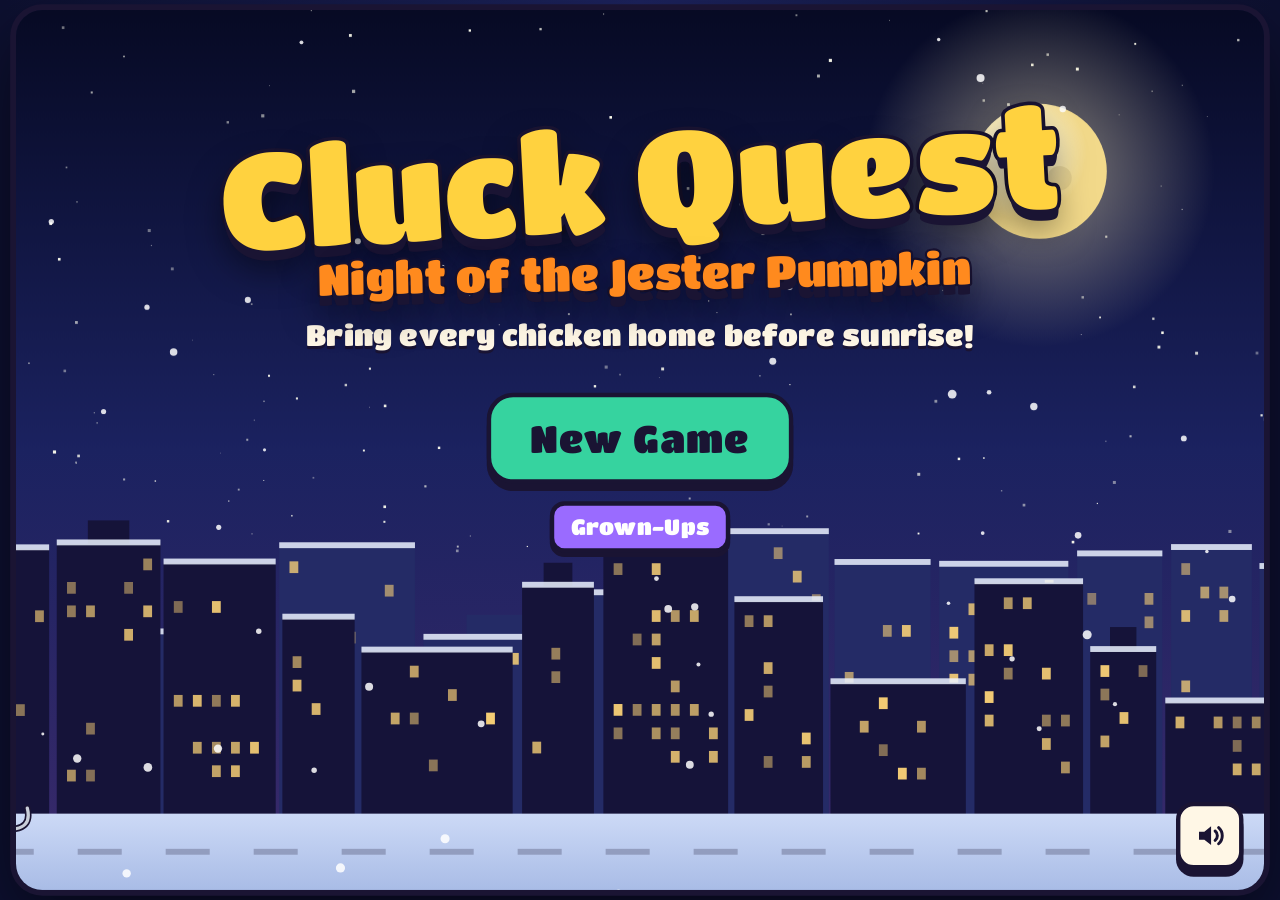
<file: lavalou/cluck-quest/index.html>
<!doctype html>
<html lang="en">
<head>
<meta charset="utf-8">
<meta name="viewport" content="width=device-width,initial-scale=1,viewport-fit=cover">
<meta name="description" content="Cluck Quest: a 3rd-grade math adventure. Rescue the escaped chickens before sunrise!">
<title>Cluck Quest</title>
<style>

/* Fonts: Titan One (Font Diner) and Andika (SIL International), both under the SIL Open Font License 1.1. Embedded so the game works offline. */
@font-face{font-family:"Titan One";font-style:normal;font-weight:400;font-display:swap;src:url([data-uri]) format("woff2")}
@font-face{font-family:"Andika";font-style:normal;font-weight:400;font-display:swap;src:url([data-uri]) format("woff2")}
@font-face{font-family:"Andika";font-style:normal;font-weight:700;font-display:swap;src:url([data-uri]) format("woff2")}
:root{padding-top:env(safe-area-inset-top,0px);padding-bottom:env(safe-area-inset-bottom,0px)}img{max-width:100%}[hidden]{display:none!important}

/* Layout: one letterboxed game stage (800–1067 × 600 logical px) scaled to fit the window.
   The canvas draws the night-time city; chunky "sticker" UI cards sit on top.
   Single deliberate visual world (a city at night), so one theme only. */
:root{
  --ink:#1a1433; --night:#0d1030; --night2:#1d2460;
  --paper:#fff7e6; --paper-line:#d9e6ff;
  --corn:#ffd23f; --pumpkin:#ff8a1e; --coop:#e5483b; --mint:#36d39f; --sky:#62c0ff; --grape:#9a6bff;
  --text:#1a1433; --muted:#5d527a; --good:#13945a; --oops:#c8322a;
  --font-display:"Titan One","Arial Rounded MT Bold","Trebuchet MS",system-ui,sans-serif;
  --font-body:"Andika","Trebuchet MS","Segoe UI",system-ui,sans-serif;
  color-scheme: dark;
}
html,body{height:100%}
body{margin:0;background:var(--night);color:var(--paper);font-family:var(--font-body);overflow:hidden;
  -webkit-user-select:none;user-select:none;-webkit-tap-highlight-color:transparent;touch-action:manipulation}
#app{position:relative;height:100%;box-sizing:border-box;overflow:hidden;
  padding-left:max(16px,env(safe-area-inset-left,0px));padding-right:max(16px,env(safe-area-inset-right,0px));padding-block:10px;
  background:radial-gradient(ellipse at 50% 0%,var(--night2) 0%,var(--night) 70%)}
#stage{position:absolute;left:50%;top:50%;width:960px;height:600px;transform-origin:50% 50%;border-radius:18px;overflow:hidden;
  box-shadow:0 0 0 4px var(--ink),0 18px 50px rgba(0,0,0,.55);background:#101436}
#cv{position:absolute;inset:0;width:100%;height:100%;display:block;touch-action:none}
#ui{position:absolute;inset:0;pointer-events:none;font-size:18px;color:var(--text)}
#ui .layer{position:absolute;inset:0;pointer-events:none}
#rotateTip{position:absolute;top:8px;left:50%;transform:translateX(-50%);font-family:var(--font-display);font-size:14px;color:var(--ink);
  background:var(--corn);border:3px solid var(--ink);border-radius:999px;padding:4px 12px;white-space:nowrap;z-index:5}
button,input,select,.pe,.panel,.chip.pe{pointer-events:auto}
button{font:inherit}

/* Buttons: chunky stickers */
.btn{font-family:var(--font-display);font-size:20px;letter-spacing:.02em;color:var(--ink);background:var(--corn);border:3px solid var(--ink);
  border-radius:14px;padding:10px 18px;box-shadow:0 5px 0 var(--ink);cursor:pointer;line-height:1.1;transition:transform .08s,box-shadow .08s,filter .1s;
  display:inline-flex;align-items:center;justify-content:center;gap:8px}
.btn:hover{filter:brightness(1.07)}
.btn:active{transform:translateY(3px);box-shadow:0 2px 0 var(--ink)}
.btn:focus-visible,.key:focus-visible,input:focus-visible,select:focus-visible{outline:4px solid var(--sky);outline-offset:3px}
.btn[disabled]{opacity:.5;cursor:not-allowed;filter:grayscale(.5);transform:none;box-shadow:0 5px 0 var(--ink)}
.btn.pumpkin{background:var(--pumpkin)} .btn.mint{background:var(--mint)} .btn.sky{background:var(--sky)}
.btn.grape{background:var(--grape);color:#fff} .btn.paper{background:var(--paper)} .btn.coop{background:var(--coop);color:#fff}
.btn.sm{font-size:15px;padding:6px 11px;border-radius:10px;box-shadow:0 3px 0 var(--ink)}
.btn.sm:active{transform:translateY(2px);box-shadow:0 1px 0 var(--ink)}
.btn.lg{font-size:26px;padding:14px 26px;border-radius:18px}
.btn.icon{width:46px;height:46px;padding:0;border-radius:12px}
.btn svg{flex:none}

.panel{background:var(--paper);color:var(--text);border:4px solid var(--ink);border-radius:20px;box-shadow:0 8px 0 rgba(10,8,30,.5)}
.lined{background-color:var(--paper);background-image:repeating-linear-gradient(180deg,transparent 0 33px,var(--paper-line) 33px 35px)}
h1,h2,h3,.display{font-family:var(--font-display);font-weight:400;margin:0;letter-spacing:.01em;text-wrap:balance}
p{margin:0}

/* Chips & HUD */
.chip{display:inline-flex;align-items:center;gap:6px;background:rgba(255,247,230,.96);border:3px solid var(--ink);border-radius:999px;
  padding:3px 12px 3px 8px;font-family:var(--font-display);font-size:18px;color:var(--ink);box-shadow:0 3px 0 rgba(0,0,0,.4);white-space:nowrap;font-variant-numeric:tabular-nums}
.hud{position:absolute;top:10px;left:12px;right:12px;display:flex;justify-content:space-between;align-items:flex-start;gap:10px}
.hud .grp{display:flex;gap:8px;align-items:center;flex-wrap:wrap}
.hearts{display:inline-flex;gap:1px}
.objective{position:absolute;top:60px;left:50%;transform:translateX(-50%);max-width:80%;text-align:center;font-family:var(--font-display);
  font-size:17px;color:var(--ink);background:var(--corn);border:3px solid var(--ink);border-radius:12px;padding:5px 14px;box-shadow:0 3px 0 rgba(0,0,0,.4)}
.actionBtn{position:absolute;right:18px;bottom:20px;font-size:24px;padding:14px 24px}
.chickbar{position:absolute;left:12px;bottom:14px;display:flex;gap:4px;align-items:center;background:rgba(255,247,230,.92);border:3px solid var(--ink);
  border-radius:14px;padding:4px 8px}
.chickbar .lbl{font-family:var(--font-display);font-size:14px;color:var(--ink);margin-right:4px}

/* Modals */
#ui .modal{position:absolute;inset:0;display:grid;place-items:center;background:rgba(8,6,28,.62);pointer-events:auto;animation:fadein .18s ease-out}
#ui .modal.clear{background:transparent;pointer-events:none}
#ui .modal.clear>*{pointer-events:auto}
.card{width:min(92%,760px);max-height:94%;overflow:auto;padding:20px 24px;box-sizing:border-box;animation:pop .22s ease-out}
.card h2{font-size:30px;color:var(--ink)}
.card .sub{color:var(--muted);font-size:17px;margin-top:4px}
.row{display:flex;gap:10px;flex-wrap:wrap;align-items:center}
.row.end{justify-content:flex-end} .row.center{justify-content:center}
.x{position:absolute;top:10px;right:10px}

/* Dialogue */
.dlg{position:absolute;left:16px;right:16px;bottom:14px;display:flex;gap:16px;align-items:center;padding:14px 18px 14px 14px;min-height:150px;box-sizing:border-box;animation:slideup .2s ease-out}
.dlg .portrait{flex:none;width:122px;height:122px;border-radius:18px;background:radial-gradient(circle at 50% 38%,#fffdf6 0%,#ffe7b0 75%);border:3px solid var(--ink);overflow:hidden}
.dlg .portrait canvas{display:block}
.dlg .body{flex:1;min-width:0;display:flex;flex-direction:column;gap:6px;align-self:stretch}
.dlg .who{font-family:var(--font-display);font-size:20px;color:var(--coop);display:flex;align-items:center;gap:10px}
.dlg .txt{font-size:23px;line-height:1.4;color:var(--ink);min-height:64px}
.dlg .acts{display:flex;gap:10px;flex-wrap:wrap;justify-content:flex-end;margin-top:auto}
.dlg .acts .btn{font-size:17px;padding:8px 14px}

/* Math */
.math{display:flex;gap:22px;align-items:center;justify-content:center}
.math .left{display:flex;flex-direction:column;gap:8px;align-items:center;min-width:0;flex:1}
.story{font-size:20px;line-height:1.35;max-width:400px;text-align:center;color:var(--ink)}
.eq{font-family:var(--font-body);font-weight:700;font-size:46px;color:var(--ink);display:flex;align-items:center;gap:12px;font-variant-numeric:tabular-nums;white-space:nowrap}
.eq .slot{min-width:118px;height:62px;padding:0 10px;border:3px dashed var(--ink);border-radius:14px;background:#fff;display:grid;place-items:center;box-sizing:border-box}
.eq .slot.ok{background:#d6ffe9;border:3px solid var(--good);color:var(--good)}
.eq .slot.no{background:#ffe1df;border-style:solid}
.hint{font-size:18px;line-height:1.35;color:var(--muted);max-width:420px;text-align:center;min-height:26px}
.hint.good{color:var(--good);font-weight:700} .hint.oops{color:var(--oops);font-weight:700}
.pad{display:grid;grid-template-columns:repeat(3,64px);gap:8px;flex:none}
.key{font-family:var(--font-display);font-size:26px;height:52px;border-radius:12px;padding:0;box-shadow:0 4px 0 var(--ink)}
.key.go{background:var(--mint)} .key.del{background:var(--paper)}
.choices{display:grid;grid-template-columns:repeat(2,minmax(120px,1fr));gap:12px;flex:none}
.choice{font-family:var(--font-body);font-weight:700;font-size:32px;padding:8px 18px;min-width:120px}
.mathtop{display:flex;align-items:center;gap:10px}
.opbadge{display:inline-grid;place-items:center;width:30px;height:30px;border-radius:50%;border:3px solid var(--ink);font-family:var(--font-body);font-weight:700;font-size:20px;line-height:1;background:#fff;color:var(--ink)}
.shake{animation:shake .4s}

/* Battle */
.bpanel{position:absolute;left:14px;right:14px;bottom:12px;padding:12px 16px;box-sizing:border-box}
.atkgrid{display:grid;grid-template-columns:repeat(auto-fill,minmax(172px,1fr));gap:8px}
.atk{flex-direction:column;align-items:flex-start;gap:2px;text-align:left;padding:7px 11px;font-size:17px;position:relative}
.atk .meta{font-family:var(--font-body);font-size:14px;font-weight:700;display:flex;gap:6px;align-items:center;color:var(--ink)}
.atk .super{position:absolute;top:-10px;right:-6px;background:var(--coop);color:#fff;font-size:12px;border:2px solid var(--ink);border-radius:8px;padding:2px 6px;transform:rotate(6deg)}
.bbar{position:absolute;top:10px;left:12px;right:12px;display:flex;justify-content:space-between;gap:12px;align-items:flex-start}
.binfo{background:rgba(255,247,230,.96);border:3px solid var(--ink);border-radius:14px;padding:6px 12px;color:var(--ink);min-width:200px;box-shadow:0 3px 0 rgba(0,0,0,.4)}
.binfo .nm{font-family:var(--font-display);font-size:18px}
.hpbar{height:16px;border:3px solid var(--ink);border-radius:10px;background:#3b2f5c;overflow:hidden;margin-top:4px}
.hpbar i{display:block;height:100%;background:linear-gradient(180deg,#7dffb8,#22c07a);transition:width .4s ease-out}
.weak{font-size:14px;font-weight:700;margin-top:3px;display:flex;align-items:center;gap:6px}
.bubble{position:absolute;max-width:300px;background:#fff;color:var(--ink);border:3px solid var(--ink);border-radius:16px;padding:8px 12px;font-size:17px;line-height:1.3;
  box-shadow:0 3px 0 rgba(0,0,0,.35);animation:pop .2s ease-out}

/* Grids for shop / backpack */
.tabs{display:flex;gap:6px;flex-wrap:wrap;margin:12px 0}
.tab{font-family:var(--font-display);font-size:16px;border:3px solid var(--ink);border-radius:12px;background:var(--paper);padding:6px 12px;cursor:pointer;color:var(--ink)}
.tab[aria-selected="true"]{background:var(--ink);color:var(--corn)}
.items{display:grid;grid-template-columns:repeat(auto-fill,minmax(210px,1fr));gap:12px}
.item{border:3px solid var(--ink);border-radius:16px;background:#fff;padding:10px;display:flex;flex-direction:column;gap:6px;color:var(--ink);min-width:0}
.item .top{display:flex;gap:10px;align-items:center}
.item canvas{flex:none;border-radius:12px;background:radial-gradient(circle at 50% 40%,#fffaf0,#ffe9c2)}
.item .nm{font-family:var(--font-display);font-size:17px;line-height:1.15}
.item .ds{font-size:15px;line-height:1.3;color:var(--muted)}
.item .btn{align-self:flex-start;margin-top:auto}
.pts{display:inline-flex;align-items:center;gap:4px;font-variant-numeric:tabular-nums}
.note{font-size:15px;color:var(--muted)}

/* Settings */
.set{display:grid;gap:14px}
.set fieldset{border:3px solid var(--ink);border-radius:14px;padding:10px 14px;margin:0;display:flex;gap:10px;flex-wrap:wrap;align-items:center}
.set legend{font-family:var(--font-display);font-size:17px;padding:0 6px}
.set label{display:inline-flex;align-items:center;gap:6px;font-size:17px;cursor:pointer}
.set input[type=checkbox],.set input[type=radio]{width:22px;height:22px;accent-color:var(--grape)}
.set input[type=text],.set input[type=number]{font:inherit;font-size:16px;border:3px solid var(--ink);border-radius:10px;padding:5px 8px;background:#fff;color:var(--ink);min-width:0}
.statgrid{display:grid;grid-template-columns:repeat(auto-fill,minmax(150px,1fr));gap:8px;width:100%}
.stat{border:2px solid var(--ink);border-radius:12px;padding:6px 10px;background:#fff}
.stat b{font-family:var(--font-display);font-weight:400;font-size:22px;display:block;font-variant-numeric:tabular-nums}

/* Title */
.title-wrap{position:absolute;inset:0;display:flex;flex-direction:column;align-items:center;justify-content:flex-start;padding-top:70px;gap:10px;pointer-events:none}
.logo{font-family:var(--font-display);font-size:92px;line-height:.95;color:var(--corn);-webkit-text-stroke:5px var(--ink);paint-order:stroke fill;
  text-shadow:0 7px 0 var(--ink),0 12px 24px rgba(0,0,0,.5);transform:rotate(-3deg);text-align:center}
.logo small{display:block;font-size:30px;color:var(--pumpkin);-webkit-text-stroke:3px var(--ink);margin-top:8px;transform:rotate(2deg)}
.tagline{font-family:var(--font-display);font-size:20px;color:var(--paper);text-shadow:0 2px 0 var(--ink);margin-top:6px}
.menu{display:flex;flex-direction:column;gap:12px;align-items:center;margin-top:18px}
.corner{position:absolute;right:14px;bottom:14px;display:flex;gap:8px}

/* News */
.lower{position:absolute;left:24px;right:24px;bottom:18px;display:flex;flex-direction:column}
.lower .tag{align-self:flex-start;font-family:var(--font-display);font-size:18px;color:#fff;background:var(--coop);border:3px solid var(--ink);border-bottom:0;border-radius:12px 12px 0 0;padding:4px 14px}
.lower .box{display:flex;gap:14px;align-items:flex-end;padding:12px 16px;border-radius:0 16px 16px 16px}
.lower .txt{flex:1;font-size:23px;line-height:1.4;color:var(--ink);min-height:96px}

/* Hero select */
.heroes{position:absolute;left:0;right:0;top:92px;display:flex;justify-content:center;gap:22px}
.hcard{width:228px;padding:10px;display:flex;flex-direction:column;align-items:center;gap:6px;cursor:pointer;border:4px solid var(--ink);border-radius:20px;background:var(--paper);color:var(--ink);
  box-shadow:0 7px 0 var(--ink);transition:transform .12s}
.hcard:hover{transform:translateY(-4px)} .hcard[aria-pressed="true"]{background:#fff3b0;transform:translateY(-6px) rotate(-1deg)}
.hcard .nm{font-family:var(--font-display);font-size:22px}
.hcard .ds{font-size:15px;text-align:center;line-height:1.3;min-height:40px}

/* Map */
.node{position:absolute;transform:translate(-50%,0);display:flex;flex-direction:column;align-items:center;gap:2px;font-size:15px;padding:5px 10px;text-align:center;line-height:1.1;min-width:90px}
.node .st{font-family:var(--font-body);font-weight:700;font-size:13px;display:flex;align-items:center;gap:4px}
.node.locked{background:#bdb6cf}
.clockbox{display:flex;align-items:center;gap:8px}

.toast{position:absolute;top:104px;left:50%;transform:translateX(-50%);font-family:var(--font-display);font-size:20px;color:var(--ink);background:var(--paper);
  border:3px solid var(--ink);border-radius:14px;padding:8px 16px;box-shadow:0 4px 0 rgba(0,0,0,.4);animation:pop .2s ease-out;white-space:nowrap;pointer-events:none}
.toast.gold{background:var(--corn)} .toast.mint{background:var(--mint)}
.gift{text-align:center;display:flex;flex-direction:column;align-items:center;gap:10px;width:min(90%,460px)}
.gift .burst{font-family:var(--font-display);font-size:16px;color:var(--grape);text-transform:uppercase;letter-spacing:.08em}

.coupon{border:3px dashed var(--ink);border-radius:14px;padding:10px 14px;background:#fff8d6;display:flex;justify-content:space-between;align-items:center;gap:10px;color:var(--ink)}
.shelfwrap{display:flex;justify-content:center}

@keyframes fadein{from{opacity:0}to{opacity:1}}
@keyframes pop{from{transform:scale(.85);opacity:0}to{transform:scale(1);opacity:1}}
@keyframes slideup{from{transform:translateY(30px);opacity:0}to{transform:none;opacity:1}}
@keyframes shake{0%,100%{transform:translateX(0)}20%{transform:translateX(-10px)}40%{transform:translateX(9px)}60%{transform:translateX(-6px)}80%{transform:translateX(4px)}}
@keyframes bob{0%,100%{transform:translateY(0)}50%{transform:translateY(-5px)}}
.bobbing{animation:bob 1.4s ease-in-out infinite}
@media (prefers-reduced-motion: reduce){*{animation-duration:.01ms!important;animation-iteration-count:1!important;transition:none!important}}
</style>
</head>
<body>
<div id="app">
  <div id="stage">
    <canvas id="cv" aria-label="Cluck Quest game world"></canvas>
    <div id="ui">
      <div id="sceneUI" class="layer"></div>
      <div id="modalUI" class="layer"></div>
      <div id="toastUI" class="layer"></div>
    </div>
  </div>
  <div id="rotateTip" hidden>Turn your screen sideways for a bigger game!</div>
</div>
<script>
'use strict';
/* =========================================================
   CLUCK QUEST — core: utilities, save, audio, speech, math, engine
   ========================================================= */
const $ = (s, r = document) => r.querySelector(s);
function h(tag, attrs, ...kids) {
  const el = document.createElement(tag);
  if (attrs) for (const k in attrs) {
    const v = attrs[k];
    if (v == null || v === false) continue;
    if (k === 'class') el.className = v;
    else if (k === 'style' && typeof v === 'object') Object.assign(el.style, v);
    else if (k.startsWith('on') && typeof v === 'function') el.addEventListener(k.slice(2).toLowerCase(), v);
    else if (k === 'html') el.innerHTML = v;
    else el.setAttribute(k, v === true ? '' : v);
  }
  for (const c of kids.flat(3)) {
    if (c == null || c === false) continue;
    el.appendChild(typeof c === 'string' || typeof c === 'number' ? document.createTextNode(String(c)) : c);
  }
  return el;
}
const rand = (a, b) => a + Math.random() * (b - a);
const rint = (a, b) => a + Math.floor(Math.random() * (b - a + 1));
const pick = a => a[Math.floor(Math.random() * a.length)];
const clamp = (v, a, b) => Math.max(a, Math.min(b, v));
const lerp = (a, b, t) => a + (b - a) * t;
const dist = (x1, y1, x2, y2) => Math.hypot(x2 - x1, y2 - y1);
function shuffle(a) { for (let i = a.length - 1; i > 0; i--) { const j = Math.floor(Math.random() * (i + 1)); [a[i], a[j]] = [a[j], a[i]]; } return a; }
const ease = {
  outBack: t => { const c1 = 1.70158, c3 = c1 + 1; return 1 + c3 * Math.pow(t - 1, 3) + c1 * Math.pow(t - 1, 2); },
  outQuad: t => 1 - (1 - t) * (1 - t),
  inOut: t => t < .5 ? 2 * t * t : 1 - Math.pow(-2 * t + 2, 2) / 2,
};
// seeded random for stable decorations
function seeded(seed) { let s = seed >>> 0 || 1; return () => { s ^= s << 13; s ^= s >>> 17; s ^= s << 5; return ((s >>> 0) % 100000) / 100000; }; }

/* ---------- Icons (inline SVG) ---------- */
const ICON = {
  heart: (c = '#ff4d6d', s = 22) => `<svg viewBox="0 0 24 24" width="${s}" height="${s}" aria-hidden="true"><path d="M12 21s-7.5-4.6-9.6-9.2C.9 8.4 3 4.5 6.7 4.5c2.1 0 3.6 1.2 4.3 2.5h2c.7-1.3 2.2-2.5 4.3-2.5 3.7 0 5.8 3.9 4.3 7.3C19.5 16.4 12 21 12 21z" fill="${c}" stroke="#1a1433" stroke-width="2" stroke-linejoin="round"/></svg>`,
  star: (s = 22) => `<svg viewBox="0 0 24 24" width="${s}" height="${s}" aria-hidden="true"><path d="M12 2.5l2.9 6 6.6.9-4.8 4.6 1.2 6.5L12 17.4 6.1 20.5l1.2-6.5L2.5 9.4l6.6-.9z" fill="#ffd23f" stroke="#1a1433" stroke-width="2" stroke-linejoin="round"/></svg>`,
  chick: (fill = '#fff', s = 24) => `<svg viewBox="0 0 24 24" width="${s}" height="${s}" aria-hidden="true"><path d="M9 6.5c.2-1.6 2.6-2 3 0" fill="#ff4d4d" stroke="#1a1433" stroke-width="1.6"/><path d="M4 13.5c0 4 3.4 6.5 8 6.5s8-2.3 8-6c0-2-1-3.3-2.4-3.8L19 7.5l-3 1.2C15 7.6 13.8 7 12.3 7 9.5 7 8 8.8 8 11 6 10.6 4 11.4 4 13.5z" fill="${fill}" stroke="#1a1433" stroke-width="1.8" stroke-linejoin="round"/><path d="M8.2 9.5L5.5 10.3 8 11.2z" fill="#ffa62b" stroke="#1a1433" stroke-width="1.2"/><circle cx="10" cy="9.6" r="1" fill="#1a1433"/></svg>`,
  speaker: (s = 22) => `<svg viewBox="0 0 24 24" width="${s}" height="${s}" aria-hidden="true"><path d="M4 9h4l5-4v14l-5-4H4z" fill="#1a1433"/><path d="M16 8.5a4.5 4.5 0 0 1 0 7M18.6 6a8 8 0 0 1 0 12" fill="none" stroke="#1a1433" stroke-width="2.2" stroke-linecap="round"/></svg>`,
  mute: (s = 22) => `<svg viewBox="0 0 24 24" width="${s}" height="${s}" aria-hidden="true"><path d="M4 9h4l5-4v14l-5-4H4z" fill="#1a1433"/><path d="M16 9l5 6M21 9l-5 6" stroke="#1a1433" stroke-width="2.4" stroke-linecap="round"/></svg>`,
  bag: (s = 24) => `<svg viewBox="0 0 24 24" width="${s}" height="${s}" aria-hidden="true"><path d="M9 6V4.5a3 3 0 0 1 6 0V6" fill="none" stroke="#1a1433" stroke-width="2"/><rect x="4" y="6" width="16" height="15" rx="4" fill="#ff8a1e" stroke="#1a1433" stroke-width="2"/><rect x="7.5" y="12" width="9" height="6" rx="2" fill="#ffd23f" stroke="#1a1433" stroke-width="1.8"/></svg>`,
  gear: (s = 24) => { let d = ''; const n = 8; for (let i = 0; i < n * 2; i++) { const a = i / (n * 2) * Math.PI * 2, r = i % 2 ? 7.2 : 10; d += (i ? 'L' : 'M') + (12 + Math.cos(a) * r).toFixed(2) + ' ' + (12 + Math.sin(a) * r).toFixed(2); } return `<svg viewBox="0 0 24 24" width="${s}" height="${s}" aria-hidden="true"><path d="${d}z" fill="#9aa3c7" stroke="#1a1433" stroke-width="1.8" stroke-linejoin="round"/><circle cx="12" cy="12" r="3.2" fill="#fff7e6" stroke="#1a1433" stroke-width="1.8"/></svg>`; },
  map: (s = 24) => `<svg viewBox="0 0 24 24" width="${s}" height="${s}" aria-hidden="true"><path d="M3 6l6-2 6 2 6-2v14l-6 2-6-2-6 2z" fill="#36d39f" stroke="#1a1433" stroke-width="2" stroke-linejoin="round"/><path d="M9 4v14M15 6v14" stroke="#1a1433" stroke-width="1.6"/></svg>`,
  lock: (s = 16) => `<svg viewBox="0 0 24 24" width="${s}" height="${s}" aria-hidden="true"><path d="M7 11V8a5 5 0 0 1 10 0v3" fill="none" stroke="#1a1433" stroke-width="2.6"/><rect x="4.5" y="10.5" width="15" height="11" rx="3" fill="#ffd23f" stroke="#1a1433" stroke-width="2.2"/></svg>`,
  check: (s = 16) => `<svg viewBox="0 0 24 24" width="${s}" height="${s}" aria-hidden="true"><circle cx="12" cy="12" r="10" fill="#36d39f" stroke="#1a1433" stroke-width="2"/><path d="M7 12.5l3.3 3.3L17 9" fill="none" stroke="#1a1433" stroke-width="2.6" stroke-linecap="round" stroke-linejoin="round"/></svg>`,
  moon: (s = 22) => `<svg viewBox="0 0 24 24" width="${s}" height="${s}" aria-hidden="true"><path d="M15.5 3.5a8.5 8.5 0 1 0 5 13.6A7 7 0 0 1 15.5 3.5z" fill="#fff1bf" stroke="#1a1433" stroke-width="2" stroke-linejoin="round"/></svg>`,
  sun: (s = 22) => `<svg viewBox="0 0 24 24" width="${s}" height="${s}" aria-hidden="true"><circle cx="12" cy="12" r="5" fill="#ffb02e" stroke="#1a1433" stroke-width="2"/><path d="M12 1.5v3M12 19.5v3M1.5 12h3M19.5 12h3M4.6 4.6l2 2M17.4 17.4l2 2M4.6 19.4l2-2M17.4 6.6l2-2" stroke="#1a1433" stroke-width="2" stroke-linecap="round"/></svg>`,
  close: (s = 20) => `<svg viewBox="0 0 24 24" width="${s}" height="${s}" aria-hidden="true"><path d="M6 6l12 12M18 6L6 18" stroke="#1a1433" stroke-width="3" stroke-linecap="round"/></svg>`,
  trophy: (s = 22) => `<svg viewBox="0 0 24 24" width="${s}" height="${s}" aria-hidden="true"><path d="M7 4h10v5a5 5 0 0 1-10 0z" fill="#ffd23f" stroke="#1a1433" stroke-width="2"/><path d="M7 6H4a3 3 0 0 0 3 4M17 6h3a3 3 0 0 1-3 4" fill="none" stroke="#1a1433" stroke-width="2"/><path d="M10 14h4v3h-4zM8 20h8v-2.5H8z" fill="#ff8a1e" stroke="#1a1433" stroke-width="2"/></svg>`,
};
function iconBtn(icon, label, onClick, cls = '') {
  const b = h('button', { class: 'btn icon ' + cls, type: 'button', 'aria-label': label, title: label, onclick: e => { SFX.click(); onClick(e); } });
  b.innerHTML = typeof icon === 'function' ? icon() : icon;
  return b;
}
function span(html, cls) { const s = h('span', { class: cls || '' }); s.innerHTML = html; return s; }
function ptsHTML(n) { return `<span class="pts">${ICON.star(18)}${n}</span>`; }

/* ---------- Save data ---------- */
const SAVE_KEY = 'cluckquest.save.v1';
const PREF_KEY = 'cluckquest.prefs.v1';
function defaultSave() {
  return {
    v: 1, started: false, hero: 'skeleton', name: 'Hero', points: 0, hearts: 5, maxHearts: 5,
    attacks: { bubble: 1 }, tools: ['corn', 'lullaby'], items: { juice: 1, smoothie: 0, cocoa: 0 },
    hat: null, cape: null, hats: [], capes: [], prizes: [], coupons: [], qitems: [],
    shield: false, sock: false, d: {}, unlocked: 1, done: [], ended: false, firstHome: false, talked: {},
    stats: { asked: 0, firstTry: 0, ops: { add: [0, 0], sub: [0, 0], mul: [0, 0], div: [0, 0] }, chickens: 0, wins: 0, earned: 0, minis: 0 },
  };
}
function defaultPrefs() {
  return {
    ops: { add: true, sub: true, mul: true, div: true }, diff: 0, adaptive: true, answer: 'mix',
    autoRead: false, rate: 0.95, sfx: true, music: true, rewards: [],
    adapt: { add: 0, sub: 0, mul: 0, div: 0 }, recent: { add: [], sub: [], mul: [], div: [] },
  };
}
function mergeDeep(base, over) {
  if (!over || typeof over !== 'object') return base;
  for (const k of Object.keys(over)) {
    const bv = base[k], ov = over[k];
    if (bv && typeof bv === 'object' && !Array.isArray(bv) && ov && typeof ov === 'object' && !Array.isArray(ov)) base[k] = mergeDeep(bv, ov);
    else base[k] = ov;
  }
  return base;
}
function readStore(key) { try { const r = localStorage.getItem(key); return r ? JSON.parse(r) : null; } catch (e) { return null; } }
function writeStore(key, val) { try { localStorage.setItem(key, JSON.stringify(val)); } catch (e) { /* storage unavailable */ } }
let S = defaultSave();
let PREFS = mergeDeep(defaultPrefs(), readStore(PREF_KEY));
function hasSave() { const s = readStore(SAVE_KEY); return !!(s && s.started); }
function loadGame() { const s = readStore(SAVE_KEY); if (s) S = mergeDeep(defaultSave(), s); return !!s; }
function saveGame() { writeStore(SAVE_KEY, S); }
function savePrefs() { writeStore(PREF_KEY, PREFS); }
function dprog(id) {
  if (!S.d[id]) S.d[id] = { home: [], found: [], beaten: [], cleared: [], boss: false, quest: 0, mini: false, visited: false, done: false, following: [], gate: false };
  return S.d[id];
}
function addPoints(n, why) {
  if (S.sock && why === 'answer') n += 5;
  S.points += n; S.stats.earned += n; saveGame(); updateHUD();
  return n;
}

/* ---------- Audio (synthesized; no files) ---------- */
const AU = {
  ctx: null, sfx: null, mus: null, noiseBuf: null,
  unlock() {
    if (this.ctx) { if (this.ctx.state === 'suspended') this.ctx.resume().catch(() => {}); return; }
    try {
      const AC = window.AudioContext || window.webkitAudioContext; if (!AC) return;
      this.ctx = new AC();
      const master = this.ctx.createGain(); master.gain.value = 0.9; master.connect(this.ctx.destination);
      this.sfx = this.ctx.createGain(); this.sfx.gain.value = 1; this.sfx.connect(master);
      this.mus = this.ctx.createGain(); this.mus.gain.value = 0.55; this.mus.connect(master);
      const len = this.ctx.sampleRate * 1.2; this.noiseBuf = this.ctx.createBuffer(1, len, this.ctx.sampleRate);
      const d = this.noiseBuf.getChannelData(0); for (let i = 0; i < len; i++) d[i] = Math.random() * 2 - 1;
      MUSIC.kick();
    } catch (e) { this.ctx = null; }
  },
  ok() { return this.ctx && PREFS.sfx; },
};
function tone(freq, dur, type = 'sine', vol = 0.15, when = 0, slideTo = null, dest) {
  const c = AU.ctx; if (!c) return;
  const t = c.currentTime + when, o = c.createOscillator(), g = c.createGain();
  o.type = type; o.frequency.setValueAtTime(freq, t);
  if (slideTo) o.frequency.exponentialRampToValueAtTime(Math.max(20, slideTo), t + dur);
  g.gain.setValueAtTime(0.0001, t); g.gain.exponentialRampToValueAtTime(vol, t + 0.012); g.gain.exponentialRampToValueAtTime(0.0001, t + dur);
  o.connect(g); g.connect(dest || AU.sfx); o.start(t); o.stop(t + dur + 0.05);
}
function noise(dur, vol = 0.2, freq = 1200, type = 'bandpass', when = 0, slideTo = null, q = 1) {
  const c = AU.ctx; if (!c) return;
  const t = c.currentTime + when, s = c.createBufferSource(), f = c.createBiquadFilter(), g = c.createGain();
  s.buffer = AU.noiseBuf; f.type = type; f.frequency.setValueAtTime(freq, t); f.Q.value = q;
  if (slideTo) f.frequency.exponentialRampToValueAtTime(slideTo, t + dur);
  g.gain.setValueAtTime(0.0001, t); g.gain.exponentialRampToValueAtTime(vol, t + 0.02); g.gain.exponentialRampToValueAtTime(0.0001, t + dur);
  s.connect(f); f.connect(g); g.connect(AU.sfx); s.start(t); s.stop(t + dur + 0.05);
}
const SFX = {
  click() { if (AU.ok()) tone(720, 0.05, 'square', 0.035); },
  coin() { if (!AU.ok()) return; tone(988, 0.08, 'square', 0.06); tone(1319, 0.16, 'square', 0.06, 0.07); },
  correct() { if (!AU.ok()) return; [523, 659, 784, 1047].forEach((f, i) => tone(f, 0.14, 'triangle', 0.14, i * 0.07)); },
  wrong() { if (!AU.ok()) return; tone(420, 0.28, 'triangle', 0.14, 0, 210); tone(300, 0.2, 'sine', 0.08, 0.12, 180); },
  bubble() { if (!AU.ok()) return; for (let i = 0; i < 7; i++) { const f = rand(500, 1100); tone(f, 0.07, 'sine', 0.12, i * 0.06, f * 1.8); } },
  pop() { if (!AU.ok()) return; const f = rand(700, 1000); tone(f, 0.06, 'sine', 0.15, 0, f * 2.2); },
  fart() {
    const c = AU.ctx; if (!AU.ok()) return;
    const t = c.currentTime, o = c.createOscillator(), lfo = c.createOscillator(), lg = c.createGain(), f = c.createBiquadFilter(), g = c.createGain();
    o.type = 'sawtooth'; o.frequency.setValueAtTime(96, t); o.frequency.exponentialRampToValueAtTime(52, t + 0.8);
    lfo.frequency.value = 23; lg.gain.value = 30; lfo.connect(lg); lg.connect(o.frequency);
    f.type = 'lowpass'; f.frequency.value = 560; f.Q.value = 7;
    g.gain.setValueAtTime(0.0001, t); g.gain.exponentialRampToValueAtTime(0.33, t + 0.05); g.gain.setValueAtTime(0.28, t + 0.5); g.gain.exponentialRampToValueAtTime(0.0001, t + 0.9);
    o.connect(f); f.connect(g); g.connect(AU.sfx); o.start(t); lfo.start(t); o.stop(t + 0.95); lfo.stop(t + 0.95);
    noise(0.7, 0.05, 300, 'lowpass', 0.02);
    [1568, 2093, 2637].forEach((fr, i) => tone(fr, 0.2, 'sine', 0.05, 0.75 + i * 0.08)); // magic sparkle
  },
  burp() {
    const c = AU.ctx; if (!AU.ok()) return;
    const t = c.currentTime, o = c.createOscillator(), lfo = c.createOscillator(), lg = c.createGain(), f = c.createBiquadFilter(), g = c.createGain();
    o.type = 'sawtooth'; o.frequency.setValueAtTime(140, t); o.frequency.exponentialRampToValueAtTime(70, t + 0.6);
    lfo.frequency.value = 40; lg.gain.value = 20; lfo.connect(lg); lg.connect(o.frequency);
    f.type = 'bandpass'; f.frequency.value = 600; f.Q.value = 2;
    g.gain.setValueAtTime(0.0001, t); g.gain.exponentialRampToValueAtTime(0.4, t + 0.04); g.gain.exponentialRampToValueAtTime(0.0001, t + 0.7);
    o.connect(f); f.connect(g); g.connect(AU.sfx); o.start(t); lfo.start(t); o.stop(t + 0.75); lfo.stop(t + 0.75);
    noise(0.5, 0.12, 120, 'lowpass', 0.25); // thunder rumble
  },
  sneeze() { if (!AU.ok()) return; tone(500, 0.25, 'sine', 0.06, 0, 900); noise(0.3, 0.25, 4000, 'highpass', 0.28); for (let i = 0; i < 6; i++) tone(rand(1800, 3000), 0.08, 'sine', 0.04, 0.35 + i * 0.05); },
  rattle() { if (!AU.ok()) return; for (let i = 0; i < 10; i++) noise(0.04, 0.2, 2500 + (i % 2) * 900, 'bandpass', i * 0.06, null, 6); },
  scribble() { if (!AU.ok()) return; for (let i = 0; i < 8; i++) noise(0.06, 0.12, rand(2000, 4000), 'bandpass', i * 0.07, rand(1500, 5000), 3); },
  squirt() { if (!AU.ok()) return; noise(0.35, 0.2, 900, 'bandpass', 0, 300, 4); tone(300, 0.2, 'sine', 0.08, 0.1, 120); },
  splat() { if (!AU.ok()) return; noise(0.25, 0.3, 500, 'lowpass', 0, 120); tone(200, 0.15, 'sine', 0.1, 0, 80); },
  whoosh() { if (!AU.ok()) return; noise(0.45, 0.18, 400, 'bandpass', 0, 2400, 2); },
  slip() { if (!AU.ok()) return; tone(300, 0.35, 'sine', 0.12, 0, 1200); tone(1200, 0.25, 'sine', 0.08, 0.35, 200); },
  tickle() { if (!AU.ok()) return; for (let i = 0; i < 8; i++) tone(rand(900, 1500), 0.06, 'triangle', 0.07, i * 0.05); },
  hit() { if (!AU.ok()) return; noise(0.12, 0.3, 900, 'bandpass', 0, 200, 2); tone(160, 0.12, 'square', 0.06, 0, 90); },
  ouch() { if (!AU.ok()) return; tone(600, 0.15, 'square', 0.05, 0, 300); noise(0.1, 0.15, 1200); },
  cluck() { if (!AU.ok()) return; [0, 0.13].forEach(w => { tone(800, 0.07, 'square', 0.04, w, 560); tone(1100, 0.05, 'square', 0.03, w + 0.04, 700); }); },
  magic() { if (!AU.ok()) return; [880, 1175, 1480, 1760, 2349].forEach((f, i) => tone(f, 0.22, 'sine', 0.07, i * 0.06)); },
  win() { if (!AU.ok()) return; [523, 659, 784, 659, 784, 1047].forEach((f, i) => tone(f, i === 5 ? 0.5 : 0.14, 'triangle', 0.14, i * 0.12)); },
  boss() { if (!AU.ok()) return; [110, 104, 98].forEach((f, i) => tone(f, 0.45, 'sawtooth', 0.08, i * 0.35)); tone(55, 1.2, 'sine', 0.12); },
  door() { if (!AU.ok()) return; tone(220, 0.15, 'square', 0.05); tone(330, 0.2, 'square', 0.05, 0.12); },
  step() { if (AU.ok()) noise(0.04, 0.03, 600, 'lowpass'); },
};

/* ---------- Music: tiny step sequencer ---------- */
const MUSIC = {
  track: null, step: 0, next: 0, timer: null,
  tracks: {
    title: { bpm: 104, mel: [62, 0, 65, 0, 69, 0, 67, 65, 64, 0, 62, 0, 64, 65, 67, 0, 69, 0, 72, 0, 70, 69, 67, 0, 65, 64, 62, 0, 61, 0, 62, 0], bass: [38, 0, 45, 0, 38, 0, 45, 0, 34, 0, 41, 0, 33, 0, 40, 0, 38, 0, 45, 0, 38, 0, 45, 0, 34, 0, 41, 0, 33, 0, 45, 0] },
    explore: { bpm: 112, mel: [67, 0, 71, 72, 74, 0, 72, 71, 69, 0, 67, 0, 69, 71, 67, 0, 64, 0, 67, 69, 71, 0, 69, 67, 66, 0, 67, 0, 69, 0, 0, 0], bass: [43, 0, 50, 0, 43, 0, 50, 0, 40, 0, 47, 0, 40, 0, 47, 0, 36, 0, 43, 0, 36, 0, 43, 0, 38, 0, 45, 0, 38, 0, 42, 0] },
    battle: { bpm: 140, mel: [69, 72, 69, 67, 65, 67, 69, 0, 74, 72, 70, 69, 67, 0, 65, 0, 69, 72, 69, 67, 65, 67, 69, 72, 74, 0, 76, 0, 74, 72, 69, 0], bass: [45, 45, 0, 45, 41, 41, 0, 41, 43, 43, 0, 43, 40, 40, 0, 40, 45, 45, 0, 45, 41, 41, 0, 41, 43, 43, 0, 43, 44, 44, 0, 44] },
    map: { bpm: 92, mel: [72, 0, 76, 0, 79, 0, 76, 0, 77, 0, 74, 0, 72, 0, 71, 0, 69, 0, 72, 0, 76, 0, 74, 0, 72, 0, 0, 0, 67, 0, 0, 0], bass: [48, 0, 0, 0, 43, 0, 0, 0, 41, 0, 0, 0, 43, 0, 0, 0, 45, 0, 0, 0, 41, 0, 0, 0, 43, 0, 0, 0, 43, 0, 0, 0] },
    win: { bpm: 120, mel: [72, 76, 79, 84, 79, 76, 77, 81, 84, 81, 77, 74, 76, 79, 84, 0, 72, 76, 79, 84, 79, 76, 74, 77, 79, 83, 86, 0, 84, 0, 0, 0], bass: [48, 0, 55, 0, 53, 0, 57, 0, 52, 0, 55, 0, 48, 0, 55, 0, 48, 0, 55, 0, 50, 0, 53, 0, 55, 0, 59, 0, 48, 0, 0, 0] },
  },
  play(name) { if (this.track === name) return; this.track = name; this.step = 0; if (AU.ctx) this.next = AU.ctx.currentTime + 0.1; this.kick(); },
  kick() {
    if (this.timer || !AU.ctx) return;
    this.next = AU.ctx.currentTime + 0.1;
    this.timer = setInterval(() => this.tick(), 90);
  },
  tick() {
    const c = AU.ctx; if (!c || !this.track) return;
    const tr = this.tracks[this.track]; if (!tr) return;
    const stepDur = 60 / tr.bpm / 2;
    if (this.next < c.currentTime - 0.5) this.next = c.currentTime + 0.05;
    while (this.next < c.currentTime + 0.3) {
      if (PREFS.music) {
        const i = this.step % tr.mel.length, m = tr.mel[i], b = tr.bass[i % tr.bass.length];
        const w = this.next - c.currentTime;
        if (m) tone(440 * Math.pow(2, (m - 69) / 12), stepDur * 1.6, 'triangle', 0.045, w, null, AU.mus);
        if (b) tone(440 * Math.pow(2, (b - 69) / 12), stepDur * 1.3, 'square', 0.022, w, null, AU.mus);
      }
      this.next += stepDur; this.step++;
    }
  },
};

/* ---------- Read-aloud ---------- */
const SPEECH = {
  ok: typeof window !== 'undefined' && 'speechSynthesis' in window,
  voice: null,
  pickVoice() {
    if (!this.ok) return;
    try {
      const vs = speechSynthesis.getVoices();
      const pref = ['Samantha', 'Google US English', 'Microsoft Aria', 'Microsoft Jenny', 'Karen', 'Allison', 'Ava'];
      this.voice = vs.find(v => pref.some(p => v.name.includes(p))) || vs.find(v => /en[-_]US/i.test(v.lang)) || vs.find(v => /^en/i.test(v.lang)) || null;
    } catch (e) { }
  },
  clean(t) {
    return String(t).replace(/\{name\}/g, S.name).replace(/×/g, ' times ').replace(/÷/g, ' divided by ').replace(/−/g, ' minus ')
      .replace(/\+/g, ' plus ').replace(/=\s*\?/g, ' equals what?').replace(/\?\s*=/g, 'what equals').replace(/<[^>]+>/g, '');
  },
  speak(t) {
    if (!this.ok) return;
    try {
      speechSynthesis.cancel();
      if (!this.voice) this.pickVoice();
      const u = new SpeechSynthesisUtterance(this.clean(t));
      u.rate = PREFS.rate || 0.95; u.pitch = 1.05; if (this.voice) u.voice = this.voice;
      speechSynthesis.speak(u);
    } catch (e) { }
  },
  stop() { if (this.ok) try { speechSynthesis.cancel(); } catch (e) { } },
};
if (SPEECH.ok) try { speechSynthesis.onvoiceschanged = () => SPEECH.pickVoice(); } catch (e) { }
function speakBtn(getText) { return iconBtn(ICON.speaker, 'Read this out loud', () => SPEECH.speak(typeof getText === 'function' ? getText() : getText), 'paper speak'); }

/* ---------- Math engine (3rd grade) ---------- */
const OPS = {
  add: { sym: '+', word: 'plus', name: 'Adding', color: '#62c0ff' },
  sub: { sym: '−', word: 'minus', name: 'Subtracting', color: '#36d39f' },
  mul: { sym: '×', word: 'times', name: 'Multiplying', color: '#ff8a1e' },
  div: { sym: '÷', word: 'divided by', name: 'Dividing', color: '#9a6bff' },
};
const OP_ORDER = ['add', 'sub', 'mul', 'div'];
function enabledOps() { const o = OP_ORDER.filter(k => PREFS.ops[k]); return o.length ? o : ['add']; }
function stableOp(op) { if (PREFS.ops[op]) return op; const i = OP_ORDER.indexOf(op); for (let k = 1; k <= 4; k++) { const c = OP_ORDER[(i + k) % 4]; if (PREFS.ops[c]) return c; } return 'add'; }
function opBadge(op) { const o = OPS[op]; return h('span', { class: 'opbadge', style: { background: o.color }, title: o.name, 'aria-label': o.name }, o.sym); }
const MATHBASE = { school: 2, food: 3, bone: 3, frozen: 4, roof: 4 };
function levelFor(op) { const base = G.mathBase || 2; return clamp(Math.round(base + PREFS.diff + (PREFS.adaptive ? PREFS.adapt[op] : 0)), 1, 5); }
function genAdd(l) {
  let a, b;
  if (l <= 1) { a = rint(3, 12); b = rint(2, Math.min(9, 20 - a)); }
  else if (l === 2) {
    if (Math.random() < .5) { a = rint(11, 89); b = rint(2, 9); }
    else { const at = rint(1, 7), bt = rint(1, 8 - at), ao = rint(0, 8), bo = rint(1, 9 - ao); a = at * 10 + ao; b = bt * 10 + bo; }
  }
  else if (l === 3) { do { a = rint(13, 89); b = rint(13, 89); } while ((a % 10) + (b % 10) < 10); }
  else if (l === 4) { a = rint(100, 880); b = rint(12, 99); }
  else { a = rint(100, 600); b = rint(100, 999 - a); }
  return [a, b, a + b];
}
function genSub(l) {
  let a, b;
  if (l <= 1) { a = rint(6, 20); b = rint(2, a - 2); }
  else if (l === 2) {
    if (Math.random() < .5) { do { a = rint(21, 99); b = rint(2, 9); } while ((a % 10) < b); }
    else { do { a = rint(35, 99); b = rint(11, a - 11); } while ((a % 10) < (b % 10)); }
  }
  else if (l === 3) { do { a = rint(31, 99); b = rint(12, a - 5); } while ((a % 10) >= (b % 10)); }
  else if (l === 4) { a = rint(120, 999); b = rint(12, 99); }
  else { a = rint(300, 999); b = rint(101, a - 50); }
  return [a, b, a - b];
}
function genMul(l) {
  let a, b;
  if (l <= 1) { a = pick([1, 2, 5, 10]); b = rint(1, 10); }
  else if (l === 2) { a = pick([2, 3, 4, 5, 10]); b = rint(1, 10); }
  else if (l === 3) { a = rint(2, 9); b = rint(2, 9); }
  else if (l === 4) { a = rint(3, 10); b = rint(2, 10); if (Math.random() < .06) b = 0; }
  else { if (Math.random() < .5) { a = rint(2, 9); b = rint(1, 9) * 10; } else { a = rint(4, 10); b = rint(4, 10); } }
  if (Math.random() < .5) [a, b] = [b, a];
  return [a, b, a * b];
}
function genDiv(l) {
  let d, q;
  if (l <= 1) { d = pick([2, 2, 5, 10, 1]); q = rint(1, 10); }
  else if (l === 2) { d = pick([2, 3, 4, 5, 10]); q = rint(1, 10); }
  else if (l === 3) { d = rint(2, 9); q = rint(2, 9); }
  else { d = rint(2, 10); q = rint(2, 10); }
  return [d * q, d, q];
}
const GEN = { add: genAdd, sub: genSub, mul: genMul, div: genDiv };
let lastProblemKey = '';
function genProblem(op, lvl) {
  op = op ? stableOp(op) : pick(enabledOps());
  lvl = lvl || levelFor(op);
  let a, b, ans, tries = 0;
  do { [a, b, ans] = GEN[op](lvl); tries++; } while (`${op}${a},${b}` === lastProblemKey && tries < 6);
  lastProblemKey = `${op}${a},${b}`;
  return { op, a, b, ans, lvl, text: `${a} ${OPS[op].sym} ${b}`, say: `${a} ${OPS[op].word} ${b}` };
}
function hintFor(p) {
  const { op, a, b } = p;
  if (op === 'add') {
    if (a + b <= 20) { const big = Math.max(a, b), sm = Math.min(a, b); return `Start at ${big} and count up ${sm} more.`; }
    const bt = b - b % 10, bo = b % 10;
    if (bt > 0 && bo > 0) return `Break it apart! ${a} + ${bt} = ${a + bt}. Now add ${bo} more.`;
    if (bt === 0) return `Start at ${a} and count up ${b} more.`;
    return `Add the tens first: ${a} + ${bt}. The ones digit of ${a} stays the same.`;
  }
  if (op === 'sub') {
    if (a <= 20) return `Start at ${b} and count up to ${a}. How many jumps?`;
    const bt = b - b % 10, bo = b % 10;
    if (bt > 0 && bo > 0) return `Break it apart! ${a} − ${bt} = ${a - bt}. Now take away ${bo} more.`;
    if (bt === 0) return `Start at ${a} and count back ${b}.`;
    return `Take away the tens: count back from ${a} by tens.`;
  }
  if (op === 'mul') {
    if (a === 0 || b === 0) return 'Anything times 0 is 0!';
    if (a === 1 || b === 1) return 'One group of a number is just that number!';
    if (b % 10 === 0 && b > 10) return `Think ${a} × ${b / 10} = ${a * b / 10}. Now put a zero on the end!`;
    if (a % 10 === 0 && a > 10) return `Think ${a / 10} × ${b} = ${a / 10 * b}. Now put a zero on the end!`;
    if (a === 10 || b === 10) return 'Times 10? Put a zero on the end of the other number!';
    const g = Math.min(a, b), n = Math.max(a, b);
    if (g === 2) return `Double it! ${n} + ${n} = ?`;
    return `That's ${g} groups of ${n}. ${g - 1} × ${n} = ${(g - 1) * n}. Add one more ${n}!`;
  }
  if (b === 1) return 'Dividing by 1 keeps the number the same!';
  return `How many ${b}s make ${a}? Count by ${b}s: ${b}, ${2 * b}, ${3 * b}... Or think ${b} × ? = ${a}.`;
}
function explainFor(p) {
  if (p.op === 'mul' && p.a > 0 && p.b > 0) return `${p.a} groups of ${p.b} make ${p.ans}.`;
  if (p.op === 'div') return `Because ${p.b} × ${p.ans} = ${p.a}.`;
  if (p.op === 'sub') return `Check it: ${p.ans} + ${p.b} = ${p.a}.`;
  return `${p.text} = ${p.ans}.`;
}
function choicesFor(p, n = 4) {
  const set = new Set([p.ans]); const c = [];
  if (p.op === 'mul') c.push(p.a * (p.b + 1), p.a * (p.b - 1), (p.a + 1) * p.b, (p.a - 1) * p.b, p.ans + 10, p.a + p.b);
  else if (p.op === 'div') c.push(p.ans + 1, p.ans - 1, p.ans + 2, p.b === p.ans ? p.ans + 3 : p.b, p.ans * 2);
  else { c.push(p.ans + 10, p.ans - 10, p.ans + 1, p.ans - 1, p.ans + 2); if (p.ans > 100) c.push(p.ans + 100, p.ans - 100); }
  shuffle(c);
  for (const v of c) { if (set.size >= n) break; if (v >= 0 && Number.isInteger(v)) set.add(v); }
  let guard = 0; while (set.size < n && guard++ < 50) { const v = p.ans + rint(-6, 6); if (v >= 0) set.add(v); }
  return shuffle([...set]);
}
function recordResult(op, first) {
  S.stats.asked++; if (first) S.stats.firstTry++;
  const o = S.stats.ops[op]; o[1]++; if (first) o[0]++;
  if (PREFS.adaptive) {
    const r = PREFS.recent[op]; r.push(first ? 1 : 0); if (r.length > 6) r.shift();
    if (r.length >= 5) {
      const acc = r.reduce((s, v) => s + v, 0) / r.length;
      if (acc >= 0.85 && PREFS.adapt[op] < 2) { PREFS.adapt[op]++; PREFS.recent[op] = []; }
      else if (acc <= 0.5 && PREFS.adapt[op] > -2) { PREFS.adapt[op]--; PREFS.recent[op] = []; }
    }
  }
  savePrefs(); saveGame();
}
function answerMode(kind) { if (PREFS.answer === 'pad') return 'pad'; if (PREFS.answer === 'choice') return 'choice'; return kind === 'quick' ? 'choice' : 'pad'; }

/* ---------- Engine ---------- */
const G = { W: 960, H: 600, s: 1, ratio: 1, t: 0, scene: null, stack: [], keys: {}, mathBase: 2 };
const stage = $('#stage'), cv = $('#cv'), ctx = cv.getContext('2d');
function resize() {
  const app = $('#app'), cs = getComputedStyle(app);
  const aw = app.clientWidth - parseFloat(cs.paddingLeft) - parseFloat(cs.paddingRight);
  const ah = app.clientHeight - parseFloat(cs.paddingTop) - parseFloat(cs.paddingBottom);
  if (aw <= 0 || ah <= 0) return;
  const asp = aw / ah;
  G.W = Math.round(clamp(600 * asp, 800, 1067)); G.H = 600;
  G.s = Math.min(aw / G.W, ah / G.H);
  stage.style.width = G.W + 'px'; stage.style.height = G.H + 'px';
  stage.style.transform = `translate(-50%,-50%) scale(${G.s})`;
  G.ratio = Math.min(3, Math.max(1, G.s * (window.devicePixelRatio || 1)));
  cv.width = Math.round(G.W * G.ratio); cv.height = Math.round(G.H * G.ratio);
  $('#rotateTip').hidden = !(asp < 0.95);
  if (G.scene && G.scene.onResize) G.scene.onResize();
}
function toStage(e) { const r = stage.getBoundingClientRect(); return { x: (e.clientX - r.left) / G.s, y: (e.clientY - r.top) / G.s }; }
const sceneUI = () => $('#sceneUI');
function clearSceneUI() { sceneUI().innerHTML = ''; }
function setScene(sc) { SPEECH.stop(); if (G.scene && G.scene.exit) G.scene.exit(); G.stack.forEach(s => s.exit && s.exit()); G.stack = []; clearSceneUI(); G.scene = sc; sc.enter && sc.enter(); }
function pushScene(sc) { SPEECH.stop(); G.stack.push(G.scene); clearSceneUI(); G.scene = sc; sc.enter && sc.enter(); }
function popScene(result) { SPEECH.stop(); if (G.scene && G.scene.exit) G.scene.exit(); clearSceneUI(); G.scene = G.stack.pop(); if (G.scene && G.scene.resume) G.scene.resume(result); }

/* Offscreen pre-render helper (stage-space or world-space layers) */
function makeLayer(w, h, ratio) { const c = document.createElement('canvas'); c.width = Math.max(1, Math.round(w * ratio)); c.height = Math.max(1, Math.round(h * ratio)); const x = c.getContext('2d'); x.setTransform(ratio, 0, 0, ratio, 0, 0); return { c, x, w, h, ratio }; }

/* Small canvases for portraits, cards, and icons */
class Mini {
  constructor(w, hgt) { this.w = w; this.h = hgt; this.c = h('canvas', { width: 1, height: 1, style: { width: w + 'px', height: hgt + 'px' } }); this.fit(); }
  fit() { const r = Math.min(3, Math.max(1, G.s * (window.devicePixelRatio || 1))); this.r = r; this.c.width = Math.round(this.w * r); this.c.height = Math.round(this.h * r); this.x = this.c.getContext('2d'); }
  draw(fn) { const x = this.x; x.setTransform(this.r, 0, 0, this.r, 0, 0); x.clearRect(0, 0, this.w, this.h); fn(x, this.w, this.h); }
}

/* ---------- Modal system ---------- */
const Modal = {
  stack: [],
  open(el, opts = {}) {
    const wrap = h('div', { class: 'modal' + (opts.clear ? ' clear' : '') }, el);
    $('#modalUI').appendChild(wrap);
    const m = { wrap, el, key: opts.key, tick: opts.tick, onClose: opts.onClose, pause: opts.pause !== false, closed: false };
    this.stack.push(m);
    if (!opts.noFocus) setTimeout(() => { const f = el.querySelector('[data-focus]') || el.querySelector('button:not([disabled])'); if (f) try { f.focus({ preventScroll: true }); } catch (e) { } }, 30);
    return m;
  },
  close(m) {
    if (!m || m.closed) return; m.closed = true;
    m.wrap.remove(); this.stack = this.stack.filter(x => x !== m);
    if (m.onClose) m.onClose();
  },
  top() { return this.stack[this.stack.length - 1]; },
  pausing() { return this.stack.some(m => m.pause); },
  closeAll() { [...this.stack].forEach(m => this.close(m)); },
  tick(dt) { this.stack.forEach(m => m.tick && m.tick(dt)); },
};
function toast(msg, cls = '', ms = 1700) {
  const t = h('div', { class: 'toast ' + cls, role: 'status' }); t.innerHTML = msg;
  const layer = $('#toastUI'); layer.querySelectorAll('.toast').forEach(o => o.remove());
  layer.appendChild(t); setTimeout(() => t.remove(), ms);
}

/* ---------- Floating text + particles (shared helpers) ---------- */
function newFX() { return { parts: [], floats: [] }; }
function fxFloat(fx, text, x, y, color = '#ffd23f', size = 26) { fx.floats.push({ text, x, y, color, size, life: 1.3, max: 1.3 }); }
function fxUpdate(fx, dt) {
  for (const p of fx.parts) {
    p.life -= dt; p.vy += (p.g || 0) * dt; p.x += p.vx * dt; p.y += p.vy * dt; p.rot = (p.rot || 0) + (p.spin || 0) * dt;
    if (p.grow) p.size += p.grow * dt;
    if (p.wob) p.x += Math.sin((p.max - p.life) * p.wob) * 0.8;
  }
  fx.parts = fx.parts.filter(p => p.life > 0);
  for (const f of fx.floats) { f.life -= dt; f.y -= 40 * dt; }
  fx.floats = fx.floats.filter(f => f.life > 0);
}
function fxDraw(fx, c) {
  for (const p of fx.parts) drawParticle(c, p);
  for (const f of fx.floats) {
    const a = clamp(f.life / f.max * 1.6, 0, 1);
    c.save(); c.globalAlpha = a; c.font = `${f.size}px "Titan One", "Arial Rounded MT Bold", sans-serif`; c.textAlign = 'center';
    c.lineWidth = 6; c.strokeStyle = '#1a1433'; c.lineJoin = 'round'; c.strokeText(f.text, f.x, f.y); c.fillStyle = f.color; c.fillText(f.text, f.x, f.y); c.restore();
  }
}
function emit(fx, n, o) {
  for (let i = 0; i < n; i++) {
    const p = Object.assign({}, typeof o === 'function' ? o(i) : o);
    p.vx = p.vx != null ? p.vx : rand(-60, 60); p.vy = p.vy != null ? p.vy : rand(-60, 60);
    p.life = p.life || 1; p.max = p.life; p.size = p.size || 6; if (p.rot == null) p.rot = p.type === 'word' ? 0 : rand(0, 6);
    fx.parts.push(p);
  }
}

/* =========================================================
   ART — every character and prop is drawn in code (vector),
   so it stays sharp on any screen.
   ========================================================= */
const INK = '#1a1433';
function circ(c, x, y, r) { c.beginPath(); c.arc(x, y, Math.max(0.1, r), 0, Math.PI * 2); }
function ell(c, x, y, rx, ry, rot = 0) { c.beginPath(); c.ellipse(x, y, Math.max(0.1, Math.abs(rx)), Math.max(0.1, Math.abs(ry)), rot, 0, Math.PI * 2); }
function rrect(c, x, y, w, hh, r) { r = Math.max(0, Math.min(r, w / 2, hh / 2)); c.beginPath(); c.moveTo(x + r, y); c.arcTo(x + w, y, x + w, y + hh, r); c.arcTo(x + w, y + hh, x, y + hh, r); c.arcTo(x, y + hh, x, y, r); c.arcTo(x, y, x + w, y, r); c.closePath(); }
function fs(c, fill, lw = 3.2) { if (fill) { c.fillStyle = fill; c.fill(); } if (lw) { c.lineWidth = lw; c.strokeStyle = INK; c.lineJoin = 'round'; c.lineCap = 'round'; c.stroke(); } }
function lg(c, x0, y0, x1, y1, ...st) { const g = c.createLinearGradient(x0, y0, x1, y1); st.forEach((s, i) => g.addColorStop(i / (st.length - 1), s)); return g; }
function rg(c, x, y, r0, r1, ...st) { const g = c.createRadialGradient(x, y, r0, x, y, r1); st.forEach((s, i) => g.addColorStop(i / (st.length - 1), s)); return g; }
function groundShadow(c, x, y, rx) { c.fillStyle = 'rgba(5,5,25,.3)'; ell(c, x, y, rx, rx * .3); c.fill(); }
function shine(c, x, y, rx, ry, rot = -0.5, a = .55) { c.fillStyle = `rgba(255,255,255,${a})`; ell(c, x, y, rx, ry, rot); c.fill(); }
function line(c, x0, y0, x1, y1, w = 3, col = INK) { c.strokeStyle = col; c.lineWidth = w; c.lineCap = 'round'; c.beginPath(); c.moveTo(x0, y0); c.lineTo(x1, y1); c.stroke(); }
function limb(c, x0, y0, x1, y1, color, w = 6) { line(c, x0, y0, x1, y1, w + 4.4, INK); line(c, x0, y0, x1, y1, w, color); }
function hand(c, x, y, color = '#fff', r = 5.5) { circ(c, x, y, r); fs(c, color, 2.6); }
function shoe(c, x, y, color) { ell(c, x + 3, y - 4, 9.5, 6); fs(c, color, 2.6); shine(c, x + 1, y - 6.5, 3.5, 1.6, 0, .5); }
function mirrored(c) { try { return c.getTransform().a < 0; } catch (e) { return false; } }
function txt(c, s, x, y, size = 14, color = INK, align = 'center', font = 'Titan One') {
  c.font = `${size}px "${font}", "Arial Rounded MT Bold", sans-serif`; c.textAlign = align; c.textBaseline = 'middle'; c.fillStyle = color;
  if (mirrored(c)) { c.save(); c.translate(x, y); c.scale(-1, 1); c.fillText(s, 0, 0); c.restore(); } else c.fillText(s, x, y);
}
function txtO(c, s, x, y, size = 14, color = '#fff', lw = 4, align = 'center') {
  c.font = `${size}px "Titan One", "Arial Rounded MT Bold", sans-serif`; c.textAlign = align; c.textBaseline = 'middle'; c.lineJoin = 'round'; c.lineWidth = lw; c.strokeStyle = INK; c.fillStyle = color;
  const m = mirrored(c); if (m) { c.save(); c.translate(x, y); c.scale(-1, 1); x = 0; y = 0; }
  c.strokeText(s, x, y); c.fillText(s, x, y); if (m) c.restore();
}
function blinkNow(t, seed = 0) { return ((t + seed * 1.7) % 4.2) < 0.13; }
function spiral(c, x, y, r, t) { c.strokeStyle = '#fff'; c.lineWidth = 2; c.beginPath(); for (let a = 0; a < Math.PI * 4; a += 0.35) { const rr = a / (Math.PI * 4) * r; c.lineTo(x + Math.cos(a + t * 9) * rr, y + Math.sin(a + t * 9) * rr); } c.stroke(); }
function star5(c, x, y, r, rot = 0) { c.beginPath(); for (let i = 0; i < 10; i++) { const rr = i % 2 ? r * .45 : r, a = rot - Math.PI / 2 + i * Math.PI / 5; c.lineTo(x + Math.cos(a) * rr, y + Math.sin(a) * rr); } c.closePath(); }
function heartPath(c, x, y, s) { c.beginPath(); c.moveTo(x, y + s * .35); c.bezierCurveTo(x - s * .9, y - s * .25, x - s * .45, y - s, x, y - s * .45); c.bezierCurveTo(x + s * .45, y - s, x + s * .9, y - s * .25, x, y + s * .35); c.closePath(); }

/* ---------- Faces ---------- */
function face(c, x, y, sz, o = {}) {
  const t = o.t || 0, mood = o.mood || 'happy', ex = 10 * sz, er = 6.6 * sz, look = (o.look || 0) * 2 * sz;
  const blink = blinkNow(t, o.seed || 0);
  for (const sx of [-1, 1]) {
    const cx = x + sx * ex;
    if (mood === 'dizzy') { ell(c, cx, y, er * .9, er); fs(c, '#fff', 2.2 * sz); c.save(); spiral(c, cx, y, er * .8, t); c.restore(); c.strokeStyle = INK; c.lineWidth = 2 * sz; c.beginPath(); for (let a = 0; a < Math.PI * 4; a += .35) { const rr = a / (Math.PI * 4) * er * .8; c.lineTo(cx + Math.cos(a + t * 9) * rr, y + Math.sin(a + t * 9) * rr); } c.stroke(); continue; }
    if (blink || mood === 'joy') { c.strokeStyle = INK; c.lineWidth = 3 * sz; c.lineCap = 'round'; c.beginPath(); c.arc(cx, y + 2 * sz, er * .8, Math.PI * 1.1, Math.PI * 1.9); c.stroke(); continue; }
    ell(c, cx, y, er * .86, er); fs(c, '#fff', 2.2 * sz);
    const pr = mood === 'scared' ? er * .3 : er * .55;
    circ(c, cx + look, y + 1 * sz, pr); c.fillStyle = o.pupil || INK; c.fill();
    circ(c, cx + look - 1.6 * sz, y - 1.6 * sz, er * .22); c.fillStyle = '#fff'; c.fill();
    c.strokeStyle = INK; c.lineCap = 'round';
    if (mood === 'angry' || mood === 'smug') { c.lineWidth = 3.2 * sz; c.beginPath(); c.moveTo(cx - sx * 7 * sz, y - er - 4 * sz); c.lineTo(cx + sx * 5 * sz, y - er + (mood === 'smug' ? -1 : 1.5) * sz); c.stroke(); }
    if (mood === 'sad' || mood === 'scared') { c.lineWidth = 2.6 * sz; c.beginPath(); c.moveTo(cx - sx * 6 * sz, y - er - 1 * sz); c.lineTo(cx + sx * 5 * sz, y - er - 5 * sz); c.stroke(); }
  }
  if (o.cheeks !== false) { c.fillStyle = 'rgba(255,105,140,.45)'; ell(c, x - ex - 5 * sz, y + 8 * sz, 4.5 * sz, 3 * sz); c.fill(); ell(c, x + ex + 5 * sz, y + 8 * sz, 4.5 * sz, 3 * sz); c.fill(); }
  mouth(c, x, y + 12 * sz, sz, mood, t, o.talk);
}
function mouth(c, x, y, sz, mood, t, talk) {
  c.strokeStyle = INK; c.lineWidth = 2.8 * sz; c.lineCap = 'round';
  if (talk && Math.sin(t * 18) > 0) mood = 'open';
  if (mood === 'happy' || mood === 'joy') { c.beginPath(); c.arc(x, y - 4 * sz, 6.5 * sz, .15 * Math.PI, .85 * Math.PI); c.stroke(); }
  else if (mood === 'open' || mood === 'attack') { ell(c, x, y, 5.5 * sz, 6.5 * sz); fs(c, '#7a1f3d', 2.4 * sz); c.fillStyle = '#ff6b8b'; ell(c, x, y + 3 * sz, 3.2 * sz, 2 * sz); c.fill(); }
  else if (mood === 'angry' || mood === 'sad' || mood === 'scared') { c.beginPath(); c.arc(x, y + 5 * sz, 6 * sz, 1.15 * Math.PI, 1.85 * Math.PI); c.stroke(); }
  else if (mood === 'dizzy') { c.beginPath(); c.moveTo(x - 7 * sz, y); for (let i = 0; i < 5; i++) c.lineTo(x - 7 * sz + (i + 1) * 2.8 * sz, y + (i % 2 ? -2.2 : 2.2) * sz); c.stroke(); }
  else if (mood === 'smug') { c.beginPath(); c.moveTo(x - 6 * sz, y); c.quadraticCurveTo(x + 2 * sz, y + 5 * sz, x + 8 * sz, y - 3 * sz); c.stroke(); }
  else { c.beginPath(); c.moveTo(x - 5 * sz, y); c.lineTo(x + 5 * sz, y); c.stroke(); }
}

/* ---------- Rig: legs, body, arms ---------- */
function rig(c, spec, o, body) {
  const t = o.t || 0, walking = o.walk != null;
  const sw = walking ? Math.sin(o.walk) : 0;
  const bob = walking ? -Math.abs(Math.cos(o.walk)) * 3 : Math.sin(t * 2.4 + (o.seed || 0)) * 1.4;
  const L = spec && spec.legs, A = spec && spec.arms;
  if (L) for (const sx of [-1, 1]) {
    const s2 = sx * sw * 8;
    limb(c, sx * L.x, L.y + bob, sx * (L.x + 1) + s2, -7, L.color || '#2a2350', L.w || 5.5);
    shoe(c, sx * (L.x + 1) + s2, 0, L.shoe || '#3b2f6b');
  }
  c.save(); c.translate(0, bob);
  body(c);
  if (A) for (const sx of [-1, 1]) {
    let hx = sx * (A.x + 9), hy = A.y + 19;
    if (walking) hy -= sx * sw * 4;
    const p = o.pose;
    if (p === 'cheer') { hx = sx * (A.x + 14); hy = A.y - 24 + Math.sin(t * 10 + sx) * 3; }
    else if (p === 'attack') { if (sx === 1) { hx = A.x + 30; hy = A.y - 4; } else { hx = -(A.x + 12); hy = A.y + 8; } }
    else if (p === 'hit') { hx = sx * (A.x + 17); hy = A.y - 12; }
    else if (p === 'wave' && sx === 1) { hx = A.x + 17; hy = A.y - 26 + Math.sin(t * 8) * 4; }
    else if (p === 'hold' && sx === 1) { hx = A.x + 14; hy = A.y + 4; }
    else hy += Math.sin(t * 2 + sx) * 1.2;
    limb(c, sx * A.x, A.y, hx, hy, A.color || '#2a2350', A.w || 5);
    hand(c, hx, hy, A.hand || '#fff');
    if (p === 'hold' && sx === 1 && A.holds) A.holds(c, hx, hy);
  }
  c.restore();
}

/* ---------- Capes & hats ---------- */
function drawCape(c, id, x, y, w, len, t) {
  const cols = { red: ['#ff6b6b', '#c7302f'], blue: ['#5d97ff', '#2a4fc7'], gold: ['#ffe066', '#e0a400'], rainbow: null }[id];
  if (cols === undefined) return;
  const wv = Math.sin(t * 3) * 5;
  c.beginPath(); c.moveTo(x - w * .5, y); c.lineTo(x + w * .5, y);
  c.quadraticCurveTo(x + w * .95, y + len * .6, x + w + wv, y + len); c.quadraticCurveTo(x, y + len + 9, x - w - wv * .5, y + len);
  c.quadraticCurveTo(x - w * .95, y + len * .6, x - w * .5, y); c.closePath();
  let fill;
  if (!cols) { fill = c.createLinearGradient(x - w, 0, x + w, 0); ['#ff5d5d', '#ffb02e', '#ffe14d', '#36d39f', '#4f8cff', '#9a6bff'].forEach((cc, i) => fill.addColorStop(i / 5, cc)); }
  else fill = lg(c, 0, y, 0, y + len, cols[0], cols[1]);
  fs(c, fill, 3);
}
function drawHat(c, id, x, y, k = 1, t = 0) {
  if (!id) return;
  c.save(); c.translate(x, y); c.scale(k, k);
  if (id === 'wizard') {
    c.beginPath(); c.moveTo(-15, 3); c.quadraticCurveTo(-4, -28, 12, -52); c.quadraticCurveTo(13, -40, 16, 3); c.closePath(); fs(c, lg(c, 0, -52, 0, 4, '#9b7dff', '#5b3df5'), 3);
    ell(c, 0, 4, 28, 7); fs(c, '#4a2fd0', 3); star5(c, 2, -18, 6, .2); fs(c, '#ffd23f', 1.8); circ(c, -5, -6, 2.5); c.fillStyle = '#ffd23f'; c.fill();
  } else if (id === 'crown') {
    c.beginPath(); c.moveTo(-20, 4); c.lineTo(-22, -20); c.lineTo(-11, -9); c.lineTo(0, -26); c.lineTo(11, -9); c.lineTo(22, -20); c.lineTo(20, 4); c.closePath(); fs(c, lg(c, 0, -26, 0, 4, '#fff2a6', '#ffd23f', '#e0a400'), 3);
    [[-11, -3, '#e5483b'], [0, -6, '#36d39f'], [11, -3, '#62c0ff']].forEach(([gx, gy, gc]) => { circ(c, gx, gy, 3.4); fs(c, gc, 1.8); });
  } else if (id === 'party') {
    c.beginPath(); c.moveTo(-15, 3); c.lineTo(0, -40); c.lineTo(15, 3); c.closePath(); fs(c, '#ff8fb1', 3);
    c.save(); c.clip(); c.strokeStyle = '#62c0ff'; c.lineWidth = 6; for (let i = -40; i < 10; i += 13) { c.beginPath(); c.moveTo(-20, i + 14); c.lineTo(20, i); c.stroke(); } c.restore();
    c.beginPath(); c.moveTo(-15, 3); c.lineTo(0, -40); c.lineTo(15, 3); c.closePath(); fs(c, null, 3); circ(c, 0, -42, 6); fs(c, '#ffd23f', 2.6);
  } else if (id === 'propeller') {
    c.beginPath(); c.arc(0, 4, 20, Math.PI, 0); c.closePath(); fs(c, lg(c, 0, -16, 0, 4, '#62c0ff', '#2a7ad8'), 3);
    c.beginPath(); c.moveTo(-20, 4); c.lineTo(-6, 4); c.lineTo(-6, -16); c.closePath(); c.fillStyle = '#ff5d5d'; c.fill();
    ell(c, 18, 4, 12, 4); fs(c, '#2a7ad8', 2.6); line(c, 0, -16, 0, -24, 3);
    const sp = Math.cos(t * 25); ell(c, 0, -25, 18 * Math.abs(sp) + 2, 3.5); fs(c, '#ffd23f', 2.4);
  } else if (id === 'chef') {
    rrect(c, -15, -12, 30, 16, 3); fs(c, '#fff', 3);
    [[-12, -18, 10], [0, -24, 12], [12, -18, 10]].forEach(([px, py, r]) => { circ(c, px, py, r); fs(c, '#fff', 3); });
    c.fillStyle = '#fff'; c.fillRect(-13, -16, 26, 10);
  } else if (id === 'pumpkin') {
    drawPumpkinBall(c, 0, -10, 16, 13, t, true);
  }
  c.restore();
}

/* ---------- Skeleton family ---------- */
function skull(c, x, y, k, o, opt = {}) {
  const B = opt.bone || '#f7f2e2', BS = opt.boneSh || '#d6ccb0', mood = o.mood || 'happy', t = o.t || 0, glow = opt.glow || '#7df9ff';
  c.save(); c.translate(x, y); c.scale(k, k);
  rrect(c, -14, 9, 28, 16, 7); fs(c, B, 3);
  circ(c, 0, 0, 25); fs(c, rg(c, -9, -10, 3, 30, '#ffffff', B, BS), 3.2);
  for (const sx of [-1, 1]) {
    ell(c, sx * 10, -1, 8, 9); c.fillStyle = '#2a2350'; c.fill();
    if (mood === 'dizzy') { spiral(c, sx * 10, -1, 6, t); continue; }
    if (mood === 'joy' || blinkNow(t, o.seed || 0)) { c.strokeStyle = glow; c.lineWidth = 2.6; c.beginPath(); c.arc(sx * 10, 1, 4, Math.PI * 1.1, Math.PI * 1.9); c.stroke(); continue; }
    const lk = (o.look || 0) * 2;
    circ(c, sx * 10 + lk, 0, mood === 'scared' ? 2.2 : 3.6); c.fillStyle = glow; c.fill();
    circ(c, sx * 10 - 1 + lk, -1.4, 1.2); c.fillStyle = '#fff'; c.fill();
    if (mood === 'angry' || mood === 'smug') line(c, sx * 17, -13, sx * 4, -9 + (mood === 'smug' ? -2 : 0), 3);
  }
  c.beginPath(); c.moveTo(0, 6); c.lineTo(-3.5, 11); c.lineTo(3.5, 11); c.closePath(); c.fillStyle = '#2a2350'; c.fill();
  let md = mood; if (o.talk && Math.sin(t * 18) > 0) md = 'open';
  if (md === 'open' || md === 'attack') { ell(c, 0, 19, 8, 5); c.fillStyle = '#2a2350'; c.fill(); }
  else {
    c.strokeStyle = INK; c.lineWidth = 2;
    const sad = md === 'sad' || md === 'scared' || md === 'angry';
    c.beginPath(); c.moveTo(-9, 17); c.quadraticCurveTo(0, sad ? 14 : 23, 9, 17); c.stroke();
    for (let i = -6; i <= 6; i += 4) { c.beginPath(); c.moveTo(i, sad ? 15.5 : 17.5); c.lineTo(i, sad ? 19 : 21.5); c.stroke(); }
  }
  if (opt.blush !== false) { c.fillStyle = 'rgba(255,120,150,.45)'; ell(c, -17, 9, 5, 3); c.fill(); ell(c, 17, 9, 5, 3); c.fill(); }
  c.restore();
}
function boneTorso(c, B = '#f7f2e2', BS = '#d6ccb0') {
  rrect(c, -15, -50, 30, 12, 6); fs(c, B, 3);
  limb(c, 0, -52, 0, -64, B, 6);
  ell(c, 0, -72, 20, 15); fs(c, lg(c, 0, -88, 0, -58, '#fffaf0', BS), 3);
  c.strokeStyle = INK; c.lineWidth = 2.2;
  for (const yy of [-77, -71, -65]) { c.beginPath(); c.moveTo(-14, yy); c.quadraticCurveTo(0, yy + 4, 14, yy); c.stroke(); }
}
function drawBoneShape(c, x, y, len, rot, col = '#f7f2e2', w = 6) {
  c.save(); c.translate(x, y); c.rotate(rot);
  rrect(c, -len / 2, -w / 2, len, w, w / 2); fs(c, col, 2.4);
  for (const sx of [-1, 1]) for (const sy of [-1, 1]) { circ(c, sx * len / 2, sy * w * .55, w * .62); fs(c, col, 2.4); }
  c.fillStyle = col; c.fillRect(-len / 2, -w / 2 + 1.2, len, w - 2.4);
  c.restore();
}

/* ---------- Pumpkin helper ---------- */
function drawPumpkinBall(c, x, y, rx, ry, t, plain, faceMood) {
  c.save(); c.translate(x, y);
  line(c, 0, -ry + 2, 3, -ry - 7, 5, INK); line(c, 0, -ry + 2, 3, -ry - 7, 2.6, '#5a8f2e');
  for (const k of [-.62, .62]) { ell(c, k * rx * .55, 0, rx * .62, ry); fs(c, lg(c, 0, -ry, 0, ry, '#ffb24d', '#ff8a1e', '#d9640a'), 2.6); }
  ell(c, 0, 0, rx * .6, ry * 1.02); fs(c, lg(c, 0, -ry, 0, ry, '#ffc266', '#ff9426', '#e06d10'), 2.6);
  shine(c, -rx * .35, -ry * .45, rx * .18, ry * .12, -.6, .45);
  if (!plain) {
    c.fillStyle = '#3d1a00';
    for (const sx of [-1, 1]) { c.beginPath(); c.moveTo(sx * rx * .18, -ry * .1); c.lineTo(sx * rx * .48, -ry * .02); c.lineTo(sx * rx * .3, -ry * .42); c.closePath(); c.fill(); }
    c.beginPath(); c.moveTo(-rx * .5, ry * .2); c.quadraticCurveTo(0, ry * .85, rx * .5, ry * .2); c.quadraticCurveTo(0, ry * .45, -rx * .5, ry * .2); c.fill();
    if (faceMood !== 'nofire') { c.save(); c.globalCompositeOperation = 'lighter'; c.fillStyle = 'rgba(255,200,60,.35)'; ell(c, 0, ry * .1, rx * .5, ry * .45); c.fill(); c.restore(); }
  }
  c.restore();
}

/* ---------- Character registry ---------- */
const CHAR = {};
function defChar(key, name, hgt, spec, body, extra = {}) {
  CHAR[key] = Object.assign({ name, h: hgt, hatY: -hgt, draw(c, o) { if (extra.pre) extra.pre(c, o); rig(c, spec, o, cc => body(cc, o)); } }, extra);
}
function drawChar(c, key, x, y, s, o = {}) {
  const ch = CHAR[key]; if (!ch) return;
  if (!o.pose && ch.pose) o = Object.assign({}, o, { pose: ch.pose });
  c.save(); c.translate(x, y); c.scale(s * (o.face < 0 ? -1 : 1), s);
  if (o.shadow !== false) groundShadow(c, 0, 0, ch.shadow || 30);
  if (o.flash) { c.globalAlpha = 1; }
  ch.draw(c, o);
  if (o.hat && ch.hatY != null) drawHat(c, o.hat, ch.hatX || 0, ch.hatY + (o.walk != null ? -Math.abs(Math.cos(o.walk)) * 3 : 0), 1, o.t || 0);
  c.restore();
}

/* Heroes */
CHAR.skeleton = {
  name: 'Skeleton', h: 134, hatY: -127, shadow: 26,
  draw(c, o) {
    const B = '#f7f2e2';
    if (o.cape) drawCape(c, o.cape, 0, -86, 24, 70, o.t || 0);
    rig(c, { legs: { x: 8, y: -44, color: B, w: 6, shoe: '#5b3df5' }, arms: { x: 18, y: -80, color: B, w: 5, hand: B } }, o, cc => {
      boneTorso(cc); skull(cc, 0, -107, 1, o);
    });
  }
};
CHAR.pencil = {
  name: 'Pencil', h: 152, hatY: -148, shadow: 26,
  draw(c, o) {
    if (o.cape) drawCape(c, o.cape, 0, -100, 24, 76, o.t || 0);
    rig(c, { legs: { x: 9, y: -30, shoe: '#ff5d8f' }, arms: { x: 20, y: -82 } }, o, cc => {
      cc.beginPath(); cc.moveTo(-19, -34); cc.lineTo(19, -34); cc.lineTo(0, -7); cc.closePath(); fs(cc, '#f4c48e', 3);
      cc.beginPath(); cc.moveTo(-6, -16); cc.lineTo(6, -16); cc.lineTo(0, -7); cc.closePath(); fs(cc, '#3d3a4a', 2);
      rrect(cc, -20, -124, 40, 92, 4); fs(cc, lg(cc, -20, 0, 20, 0, '#ffe580', '#ffcc1f', '#efaf00'), 3);
      cc.strokeStyle = 'rgba(26,20,51,.3)'; cc.lineWidth = 2; cc.beginPath(); cc.moveTo(-7, -122); cc.lineTo(-7, -36); cc.moveTo(7, -122); cc.lineTo(7, -36); cc.stroke();
      rrect(cc, -21, -136, 42, 14, 3); fs(cc, lg(cc, -21, 0, 21, 0, '#c9ced9', '#ffffff', '#9aa1b3'), 3);
      line(cc, -20, -129, 20, -129, 1.6);
      rrect(cc, -19, -151, 38, 19, 9); fs(cc, lg(cc, 0, -151, 0, -132, '#ffb0c8', '#ff7fa6'), 3);
      shine(cc, -8, -145, 6, 2.5, 0, .6);
      face(cc, 0, -96, 1.05, o);
    });
  }
};
CHAR.waffle = {
  name: 'Waffle', h: 120, hatY: -112, shadow: 34,
  draw(c, o) {
    if (o.cape) drawCape(c, o.cape, 0, -84, 30, 62, o.t || 0);
    rig(c, { legs: { x: 13, y: -28, shoe: '#e5483b' }, arms: { x: 35, y: -62 } }, o, cc => {
      rrect(cc, -37, -100, 74, 74, 16); fs(cc, lg(cc, 0, -100, 0, -26, '#ffd27a', '#eaa53e', '#c97f22'), 3.4);
      cc.fillStyle = 'rgba(150,80,10,.42)';
      for (let i = 0; i < 4; i++) for (let j = 0; j < 4; j++) { rrect(cc, -31 + i * 16, -94 + j * 16, 12, 12, 3); cc.fill(); }
      cc.beginPath(); cc.moveTo(-31, -100); cc.quadraticCurveTo(-20, -106, -6, -100); cc.lineTo(-6, -86); cc.quadraticCurveTo(-9, -78, -12, -86); cc.lineTo(-13, -93);
      cc.quadraticCurveTo(-18, -88, -21, -93); cc.lineTo(-24, -80); cc.quadraticCurveTo(-27, -73, -30, -80); cc.closePath(); fs(cc, 'rgba(150,64,12,.9)', 2.4);
      shine(cc, -18, -98, 5, 1.6, 0, .5);
      cc.save(); cc.translate(12, -102); cc.rotate(-.15); rrect(cc, -12, -7, 24, 13, 4); fs(cc, '#fff3a6', 2.6); shine(cc, -5, -3, 5, 2, 0, .7); cc.restore();
      face(cc, 0, -66, 1.15, o);
    });
  }
};
const HEROES = {
  skeleton: { name: 'Sir Rattlebones', kind: 'Skeleton', sig: 'rattle', desc: 'Brave, bony, and a great dancer.' },
  pencil: { name: 'Penny Pencil', kind: 'Pencil', sig: 'doodle', desc: 'Sharp, speedy, and full of ideas.' },
  waffle: { name: 'Captain Waffle', kind: 'Waffle', sig: 'syrup', desc: 'Sweet, sticky, and super kind.' },
};

/* Friends */
defChar('glue', 'Ms. Glue Stick', 140, { legs: { x: 9, y: -24, shoe: '#9a6bff' }, arms: { x: 22, y: -72 } }, (c, o) => {
  rrect(c, -22, -112, 44, 90, 12); fs(c, lg(c, -22, 0, 22, 0, '#ffffff', '#eef1fb', '#cdd3e6'), 3);
  rrect(c, -22, -66, 44, 24, 2); fs(c, '#9a6bff', 2.6); txt(c, 'GLUE', 0, -53, 11, '#fff');
  if (o.flag) { rrect(c, -24, -134, 48, 28, 11); fs(c, lg(c, 0, -134, 0, -106, '#ffb35c', '#ff8a1e'), 3); shine(c, -10, -126, 6, 2.5, 0, .5); }
  else { ell(c, 0, -112, 18, 6); fs(c, '#f4f0ff', 2.4); }
  face(c, 0, -90, .95, o);
}, { shadow: 24, hatY: -134 });
defChar('ruler', 'Ruler Rudy', 152, { legs: { x: 8, y: -20, shoe: '#36d39f' }, arms: { x: 18, y: -82 } }, (c, o) => {
  rrect(c, -18, -152, 36, 134, 6); fs(c, lg(c, -18, 0, 18, 0, '#ffefb8', '#f6d27a', '#e2b54a'), 3);
  c.strokeStyle = INK; c.lineWidth = 1.6;
  for (let i = 0; i < 17; i++) { const yy = -146 + i * 7.8, ln = i % 4 === 0 ? 11 : 5; c.beginPath(); c.moveTo(-18, yy); c.lineTo(-18 + ln, yy); c.stroke(); }
  for (let i = 1; i < 5; i++) txt(c, String(i), -2, -146 + i * 31.2, 8, INK, 'center', 'Andika');
  face(c, 5, -122, .95, o);
  c.strokeStyle = INK; c.lineWidth = 1.8; circ(c, -4.5, -122, 7.5); c.stroke(); circ(c, 14.5, -122, 7.5); c.stroke(); line(c, 3, -122, 7, -122, 1.8);
}, { shadow: 22 });
defChar('lou', 'Lou the Lunchbox', 124, { legs: { x: 15, y: -24, shoe: INK }, arms: { x: 39, y: -64 } }, (c, o) => {
  c.lineCap = 'round'; c.strokeStyle = INK; c.lineWidth = 11; c.beginPath(); c.moveTo(-16, -106); c.quadraticCurveTo(0, -130, 16, -106); c.stroke();
  c.strokeStyle = '#ff8a1e'; c.lineWidth = 6; c.stroke();
  rrect(c, -40, -108, 80, 84, 12); fs(c, lg(c, 0, -108, 0, -24, '#ff7a7a', '#e5483b', '#b8322a'), 3.4);
  rrect(c, -40, -82, 80, 10, 2); fs(c, '#ffd23f', 2.4);
  rrect(c, -6, -86, 12, 16, 3); fs(c, '#d6dae6', 2.4);
  star5(c, 26, -98, 7, .2); fs(c, '#62c0ff', 2);
  face(c, 0, -52, 1.1, o);
}, { shadow: 34, hatY: -116 });
defChar('pickle', 'Pickle Pete', 136, { legs: { x: 9, y: -22, shoe: '#ff8a1e' }, arms: { x: 22, y: -72 } }, (c, o) => {
  ell(c, 0, -78, 25, 58); fs(c, rg(c, -8, -98, 4, 62, '#b4ec7a', '#62b53b', '#3c8723'), 3.2);
  const r = seeded(7); c.fillStyle = 'rgba(40,100,30,.55)'; for (let i = 0; i < 14; i++) { const a = r() * 6.28, d = r(); circ(c, Math.cos(a) * 18 * d, -78 + Math.sin(a) * 46 * d, 2.2); c.fill(); }
  face(c, 0, -96, 1, o);
  if (o.flag) { line(c, 6, -82, 22, -90, 4, INK); line(c, 6, -82, 22, -90, 2, '#f4c48e'); }
}, { shadow: 24 });
defChar('dumpling', 'Auntie Dumpling', 108, { legs: { x: 15, y: -22, shoe: '#9a6bff' }, arms: { x: 38, y: -48 } }, (c, o) => {
  c.beginPath(); c.moveTo(-46, -24); c.quadraticCurveTo(-48, -98, 0, -100); c.quadraticCurveTo(48, -98, 46, -24); c.quadraticCurveTo(0, -12, -46, -24); fs(c, rg(c, -12, -72, 4, 64, '#ffffff', '#fbf3e4', '#e3d1b1'), 3.2);
  c.strokeStyle = 'rgba(26,20,51,.45)'; c.lineWidth = 2; for (let i = -2; i <= 2; i++) { c.beginPath(); c.moveTo(i * 9, -98); c.quadraticCurveTo(i * 11, -88, i * 13, -80); c.stroke(); }
  circ(c, 26, -88, 6); fs(c, '#ff8fb1', 2); circ(c, 26, -88, 2.4); c.fillStyle = '#ffd23f'; c.fill();
  face(c, 0, -58, 1.1, o);
}, { shadow: 36, hatY: -100 });
defChar('femur', 'Grandpa Femur', 124, { legs: { x: 8, y: -40, color: '#efe6cf', w: 5, shoe: '#6b4a2b' }, arms: { x: 17, y: -72, color: '#efe6cf', w: 5, hand: '#efe6cf', holds: (c, x, y) => { line(c, x, y - 4, x + 4, y + 52, 6, INK); line(c, x, y - 4, x + 4, y + 52, 3, '#a8743f'); c.beginPath(); c.arc(x - 4, y - 4, 8, Math.PI, 0); c.lineWidth = 6; c.strokeStyle = INK; c.stroke(); c.lineWidth = 3; c.strokeStyle = '#a8743f'; c.stroke(); } } }, (c, o) => {
  c.save(); c.translate(0, 6); boneTorso(c, '#efe6cf', '#cbbd9c'); c.restore();
  rrect(c, -9, -64, 18, 8, 3); fs(c, '#e5483b', 2.2); circ(c, 0, -60, 3); fs(c, '#ffd23f', 1.6);
  skull(c, 0, -94, .92, o, { bone: '#efe6cf', boneSh: '#cbbd9c', glow: '#ffd23f' });
  if (o.flag) { c.strokeStyle = INK; c.lineWidth = 2.2; circ(c, -9, -95, 8); c.stroke(); circ(c, 9, -95, 8); c.stroke(); line(c, -1, -95, 1, -95, 2.2); }
  rrect(c, -16, -126, 32, 8, 3); fs(c, '#6b4a2b', 2.4); rrect(c, -11, -138, 22, 14, 4); fs(c, '#6b4a2b', 2.4);
}, { shadow: 24, pose: 'hold', hatY: -126 });
defChar('skelly', 'Skelly', 102, { legs: { x: 7, y: -34, color: '#f7f2e2', w: 5, shoe: '#36d39f' }, arms: { x: 14, y: -60, color: '#f7f2e2', w: 4, hand: '#f7f2e2' } }, (c, o) => {
  c.save(); c.scale(.78, .78); c.translate(0, 6); boneTorso(c); c.restore();
  skull(c, 0, -80, .82, o);
  c.save(); c.translate(0, -97); c.beginPath(); c.arc(0, 4, 19, Math.PI, 0); c.closePath(); fs(c, '#e5483b', 2.6); ell(c, -22, 3, 12, 4); fs(c, '#c7302f', 2.4); c.restore();
}, { shadow: 20, hatY: -100 });
defChar('popsicle', 'Popsicle Pat', 136, { legs: { x: 10, y: -32, shoe: '#62c0ff' }, arms: { x: 24, y: -78, hand: '#fff' } }, (c, o) => {
  rrect(c, -5, -40, 10, 26, 4); fs(c, '#e9c18a', 2.6);
  c.save(); rrect(c, -25, -136, 50, 100, 24); c.clip();
  c.fillStyle = '#ff7aa8'; c.fillRect(-26, -137, 52, 50); c.fillStyle = '#7ec8ff'; c.fillRect(-26, -87, 52, 52);
  c.fillStyle = 'rgba(255,255,255,.35)'; c.fillRect(-18, -128, 8, 80);
  c.restore();
  rrect(c, -25, -136, 50, 100, 24); fs(c, null, 3);
  c.save(); c.globalCompositeOperation = 'destination-out'; circ(c, 24, -132, 9); c.fill(); c.restore();
  face(c, 0, -96, 1, o);
  if (!o.flag) { circ(c, -33, -59, 8); fs(c, '#ff5d5d', 2.4); }
}, { shadow: 24 });
defChar('cocoa', 'Hot Cocoa Carl', 118, { legs: { x: 14, y: -22, shoe: '#6b4a2b' }, arms: { x: 34, y: -60 } }, (c, o) => {
  c.lineWidth = 9; c.strokeStyle = INK; c.beginPath(); c.arc(36, -62, 16, -1.2, 1.2); c.stroke(); c.lineWidth = 5; c.strokeStyle = '#ffffff'; c.stroke();
  rrect(c, -34, -100, 68, 78, 12); fs(c, lg(c, -34, 0, 34, 0, '#ffffff', '#e8f0ff', '#c9d6f2'), 3.2);
  rrect(c, -34, -72, 68, 12, 2); fs(c, '#62c0ff', 2.2);
  ell(c, 0, -100, 34, 8); fs(c, '#7a4a26', 3);
  [[-14, -104], [2, -107], [16, -103]].forEach(([mx, my]) => { rrect(c, mx - 7, my - 6, 14, 12, 4); fs(c, '#fffaf2', 2); });
  const t = o.t || 0; c.strokeStyle = 'rgba(255,255,255,.7)'; c.lineWidth = 3;
  for (let i = -1; i <= 1; i++) { c.beginPath(); for (let k = 0; k < 6; k++) c.lineTo(i * 12 + Math.sin(t * 3 + k + i) * 4, -112 - k * 6); c.stroke(); }
  face(c, 0, -48, 1.05, o);
}, { shadow: 32, hatY: -120 });
defChar('anchor', 'Bonnie Bones', 134, { legs: { x: 8, y: -44, color: '#f7f2e2', w: 6, shoe: '#e5483b' }, arms: { x: 20, y: -80, color: '#e5483b', w: 7, hand: '#f7f2e2' } }, (c, o) => {
  c.beginPath(); c.moveTo(-24, -88); c.lineTo(24, -88); c.lineTo(20, -46); c.lineTo(-20, -46); c.closePath(); fs(c, lg(c, 0, -88, 0, -46, '#ff6b6b', '#c7302f'), 3);
  c.beginPath(); c.moveTo(-8, -88); c.lineTo(0, -66); c.lineTo(8, -88); c.closePath(); fs(c, '#f7f2e2', 2);
  for (let i = -3; i <= 3; i++) { circ(c, i * 4.5, -86 + Math.abs(i) * -1.2, 2.6); fs(c, '#fff', 1.4); }
  skull(c, 0, -112, 1, o);
  c.save(); c.translate(0, -132); c.beginPath(); c.moveTo(-6, 0); c.lineTo(6, 0); c.lineTo(12, -6); c.lineTo(12, 6); c.lineTo(6, 2); c.lineTo(-6, 2); c.lineTo(-12, 6); c.lineTo(-12, -6); c.closePath(); fs(c, '#ff8fb1', 2.4); c.restore();
}, { shadow: 26 });
defChar('taco', 'Tex Taco', 118, { legs: { x: 14, y: -26, shoe: '#6b4a2b' }, arms: { x: 36, y: -58, hand: '#fff', holds: (c, x, y) => { line(c, x, y, x + 6, y - 22, 7, INK); line(c, x, y, x + 6, y - 22, 4, '#555b70'); circ(c, x + 7, y - 26, 7); fs(c, '#2a2350', 2.4); } } }, (c, o) => {
  c.beginPath(); c.moveTo(-46, -30); c.quadraticCurveTo(-46, -104, 0, -104); c.quadraticCurveTo(46, -104, 46, -30); c.closePath();
  const fill = ['#5fb43a', '#e5483b', '#ffd23f']; c.save(); c.translate(0, -6);
  for (let i = 0; i < 9; i++) { circ(c, -38 + i * 9.5, -96 + Math.abs(i - 4) * 4 + (i % 2) * 3, 8); fs(c, fill[i % 3], 2); }
  c.restore();
  c.beginPath(); c.moveTo(-46, -30); c.quadraticCurveTo(-46, -100, 0, -100); c.quadraticCurveTo(46, -100, 46, -30); c.quadraticCurveTo(0, -20, -46, -30); fs(c, lg(c, 0, -100, 0, -30, '#ffd77a', '#f2b544', '#d8902a'), 3.2);
  c.fillStyle = 'rgba(160,90,20,.35)'; const r = seeded(3); for (let i = 0; i < 10; i++) { circ(c, -32 + r() * 64, -88 + r() * 50, 2.2); c.fill(); }
  face(c, 0, -62, 1.05, o);
  c.save(); c.translate(0, -104); ell(c, 0, 0, 40, 7); fs(c, '#a8743f', 2.6); rrect(c, -20, -20, 40, 20, 8); fs(c, '#a8743f', 2.6); line(c, -20, -6, 20, -6, 3, '#6b4a2b'); c.restore();
}, { shadow: 36, pose: 'hold', hatY: -120 });

/* Enemies */
defChar('crumple', 'Crumpled Homework', 92, { legs: { x: 10, y: -20, shoe: '#5b3df5' }, arms: { x: 28, y: -50 } }, (c, o) => {
  const r = seeded(11); c.beginPath(); for (let i = 0; i < 14; i++) { const a = i / 14 * Math.PI * 2, rr = 34 + r() * 9; c.lineTo(Math.cos(a) * rr, -54 + Math.sin(a) * rr * .95); } c.closePath();
  fs(c, rg(c, -10, -66, 4, 46, '#ffffff', '#f2f4fb', '#cfd5e6'), 3);
  c.save(); c.clip(); c.strokeStyle = 'rgba(98,160,255,.55)'; c.lineWidth = 1.6; for (let y = -88; y < -18; y += 8) { c.beginPath(); c.moveTo(-40, y); c.lineTo(40, y + 4); c.stroke(); } c.restore();
  c.strokeStyle = 'rgba(26,20,51,.35)'; c.lineWidth = 1.6; const r2 = seeded(5); for (let i = 0; i < 6; i++) { c.beginPath(); c.moveTo(-26 + r2() * 52, -84 + r2() * 56); c.lineTo(-26 + r2() * 52, -84 + r2() * 56); c.stroke(); }
  txt(c, 'F?', -18, -76, 12, '#e5483b');
  face(c, 2, -56, 1.05, o);
}, { shadow: 30 });
defChar('rubberband', 'Rubber Band Bandit', 92, { legs: { x: 11, y: -22, shoe: '#2a2350' }, arms: { x: 30, y: -52 } }, (c, o) => {
  circ(c, 0, -56, 34); fs(c, rg(c, -10, -66, 4, 40, '#ff9a9a', '#e5483b', '#a52a24'), 3);
  const cols = ['#ffd23f', '#36d39f', '#62c0ff', '#9a6bff', '#ff8a1e'];
  c.save(); circ(c, 0, -56, 32); c.clip(); for (let i = 0; i < 7; i++) { c.strokeStyle = cols[i % 5]; c.lineWidth = 4; c.beginPath(); c.ellipse(0, -56, 34, 10 + i * 3, i * .45, 0, Math.PI * 2); c.stroke(); } c.restore();
  circ(c, 0, -56, 34); fs(c, null, 3);
  rrect(c, -32, -70, 64, 16, 7); fs(c, '#1a1433', 0);
  line(c, 30, -64, 42, -72, 4, INK); line(c, 30, -60, 44, -60, 4, INK);
  face(c, 0, -62, 1, Object.assign({}, o, { cheeks: false }));
}, { shadow: 30 });
defChar('plane', 'Paper Plane Pilot', 80, null, (c, o) => {
  const t = o.t || 0, y = -60 + Math.sin(t * 3) * 6;
  c.save(); c.translate(0, y);
  c.beginPath(); c.moveTo(-46, 6); c.lineTo(42, -4); c.lineTo(-30, -26); c.closePath(); fs(c, '#ffffff', 3);
  c.beginPath(); c.moveTo(-46, 6); c.lineTo(42, -4); c.lineTo(-24, 16); c.closePath(); fs(c, '#dfe5f5', 3);
  line(c, -46, 6, 42, -4, 2);
  face(c, 4, -6, .85, o);
  rrect(c, -10, -16, 30, 9, 4); fs(c, 'rgba(98,192,255,.4)', 2.2);
  c.restore();
}, { shadow: 26 });
defChar('onion', 'Grumpy Onion', 108, { legs: { x: 11, y: -20, shoe: '#36d39f' }, arms: { x: 30, y: -50 } }, (c, o) => {
  c.beginPath(); c.moveTo(0, -104); c.bezierCurveTo(24, -86, 42, -66, 36, -42); c.bezierCurveTo(30, -22, -30, -22, -36, -42); c.bezierCurveTo(-42, -66, -24, -86, 0, -104); fs(c, rg(c, -10, -62, 4, 52, '#d9a6ff', '#a45fe0', '#6e2fa8'), 3);
  c.strokeStyle = 'rgba(255,255,255,.4)'; c.lineWidth = 2; for (const k of [-.5, 0, .5]) { c.beginPath(); c.moveTo(0, -100); c.quadraticCurveTo(k * 60, -60, k * 26, -26); c.stroke(); }
  for (const a of [-.4, 0, .4]) { c.save(); c.translate(0, -104); c.rotate(a); ell(c, 0, -10, 4, 12); fs(c, '#5fb43a', 2.2); c.restore(); }
  face(c, 0, -56, 1, o);
  const t = o.t || 0; c.fillStyle = '#7ec8ff'; for (const sx of [-1, 1]) { const dy = ((t * 30 + sx * 7) % 18); ell(c, sx * 13, -46 + dy, 2.4, 3.6); c.fill(); }
}, { shadow: 30 });
defChar('gummy', 'Sour Gummy Worm', 70, null, (c, o) => {
  const t = o.t || 0, cols = ['#ff5d8f', '#ffd23f', '#36d39f', '#62c0ff'];
  const pts = []; for (let i = 0; i < 9; i++) pts.push([-44 + i * 10, -18 - Math.sin(t * 4 + i * .8) * 7 - (i > 6 ? (i - 6) * 10 : 0)]);
  for (let i = 0; i < pts.length; i++) { circ(c, pts[i][0], pts[i][1], 11); fs(c, cols[Math.floor(i / 2) % 4], 2.6); }
  c.fillStyle = '#fff'; const r = seeded(9); for (let i = 0; i < 24; i++) { const p = pts[Math.floor(r() * pts.length)]; c.fillRect(p[0] - 8 + r() * 16, p[1] - 8 + r() * 14, 2, 2); }
  const hd = pts[pts.length - 1]; face(c, hd[0] + 2, hd[1] - 2, .8, o);
}, { shadow: 40 });
defChar('hotsauce', 'Hot Sauce Henchman', 128, { legs: { x: 11, y: -22, shoe: '#2a2350' }, arms: { x: 26, y: -60 } }, (c, o) => {
  rrect(c, -9, -128, 18, 14, 4); fs(c, '#36d39f', 2.6);
  c.beginPath(); c.moveTo(-8, -116); c.lineTo(8, -116); c.lineTo(24, -88); c.lineTo(24, -24); c.quadraticCurveTo(0, -18, -24, -24); c.lineTo(-24, -88); c.closePath();
  fs(c, lg(c, -24, 0, 24, 0, '#ff6a5a', '#e0301f', '#a51c12'), 3);
  rrect(c, -20, -76, 40, 26, 6); fs(c, '#fff3d6', 2.4);
  c.beginPath(); c.moveTo(0, -54); c.quadraticCurveTo(-10, -62, -4, -72); c.quadraticCurveTo(0, -64, 4, -70); c.quadraticCurveTo(10, -62, 0, -54); fs(c, '#ff8a1e', 1.8);
  shine(c, -14, -96, 3, 10, 0, .4);
  face(c, 0, -96, .9, o);
}, { shadow: 26 });
defChar('skullb', 'Skull Bouncer', 74, null, (c, o) => {
  const t = o.t || 0, b = -Math.abs(Math.sin(t * 4)) * 22;
  skull(c, 0, -34 + b, 1.15, o);
}, { shadow: 26 });
defChar('ribs', 'Rib Cage Rascal', 104, { legs: { x: 8, y: -40, color: '#f7f2e2', w: 5, shoe: '#ff8a1e' }, arms: { x: 22, y: -70, color: '#f7f2e2', w: 4, hand: '#f7f2e2' } }, (c, o) => {
  ell(c, 0, -64, 30, 26); fs(c, '#2a2350', 3);
  c.strokeStyle = INK; c.lineWidth = 8; for (let i = 0; i < 5; i++) { const y = -82 + i * 9; c.beginPath(); c.moveTo(-26 + i, y); c.quadraticCurveTo(0, y + 7, 26 - i, y); c.stroke(); }
  const cols = ['#ff5d5d', '#ffb02e', '#ffe14d', '#36d39f', '#62c0ff']; c.lineWidth = 4.5;
  for (let i = 0; i < 5; i++) { const y = -82 + i * 9; c.strokeStyle = cols[i]; c.beginPath(); c.moveTo(-26 + i, y); c.quadraticCurveTo(0, y + 7, 26 - i, y); c.stroke(); }
  skull(c, 0, -104, .62, o);
}, { shadow: 28 });
defChar('hand', 'Handy Bones', 70, null, (c, o) => {
  const t = o.t || 0, B = '#f7f2e2';
  for (let i = 0; i < 4; i++) { const fx = -24 + i * 15, ph = Math.sin(t * 9 + i * 1.3) * 5; limb(c, fx * .6, -36, fx, -14 + ph * .5, B, 6); limb(c, fx, -14 + ph * .5, fx + 3, -2, B, 5); }
  limb(c, 22, -38, 36, -22, B, 7);
  rrect(c, -28, -58, 54, 26, 12); fs(c, lg(c, 0, -58, 0, -32, '#ffffff', B, '#d6ccb0'), 3);
  face(c, -2, -48, .78, o);
}, { shadow: 34 });
defChar('snowskel', 'Snowball Skeleton', 122, null, (c, o) => {
  circ(c, 0, -28, 28); fs(c, rg(c, -8, -38, 3, 32, '#ffffff', '#e9f2ff', '#bcd2f2'), 3);
  circ(c, 0, -74, 22); fs(c, rg(c, -6, -82, 3, 26, '#ffffff', '#e9f2ff', '#bcd2f2'), 3);
  for (const sx of [-1, 1]) { line(c, sx * 20, -78, sx * 44, -96, 6, INK); line(c, sx * 20, -78, sx * 44, -96, 3, '#8a5a2b'); line(c, sx * 36, -90, sx * 40, -104, 3, INK); }
  [[0, -70], [0, -58], [0, -36], [0, -22]].forEach(([bx, by]) => { circ(c, bx, by, 3); c.fillStyle = INK; c.fill(); });
  skull(c, 0, -112, .72, o);
  rrect(c, -18, -86, 36, 8, 4); fs(c, '#e5483b', 2.2); rrect(c, 8, -86, 8, 22, 4); fs(c, '#e5483b', 2.2);
}, { shadow: 30 });
defChar('crayon', 'Icicle Crayon', 138, { legs: { x: 9, y: -26, shoe: '#2a4fc7' }, arms: { x: 20, y: -76 } }, (c, o) => {
  rrect(c, -18, -118, 36, 92, 6); fs(c, lg(c, -18, 0, 18, 0, '#bfe7ff', '#7ec8ff', '#3f97d8'), 3);
  rrect(c, -19, -96, 38, 52, 3); fs(c, '#2a4fc7', 2.6);
  c.strokeStyle = '#ffd23f'; c.lineWidth = 2.4; c.beginPath(); c.moveTo(-19, -90); c.quadraticCurveTo(0, -94, 19, -90); c.moveTo(-19, -50); c.quadraticCurveTo(0, -54, 19, -50); c.stroke();
  c.beginPath(); c.moveTo(-16, -118); c.lineTo(0, -140); c.lineTo(16, -118); c.closePath(); fs(c, '#bfe7ff', 3);
  c.fillStyle = '#fff'; for (let i = 0; i < 5; i++) { c.beginPath(); c.moveTo(-14 + i * 7, -26); c.lineTo(-11 + i * 7, -14 - (i % 2) * 6); c.lineTo(-8 + i * 7, -26); c.fill(); }
  face(c, 0, -72, .95, o);
}, { shadow: 24 });
defChar('fishstick', 'Frozen Fish Stick', 100, { legs: { x: 14, y: -24, shoe: '#2a4fc7' }, arms: { x: 36, y: -56 } }, (c, o) => {
  c.beginPath(); c.moveTo(-38, -64); c.lineTo(-56, -84); c.lineTo(-56, -44); c.closePath(); fs(c, '#e9a53c', 2.6);
  rrect(c, -40, -92, 80, 64, 14); fs(c, lg(c, 0, -92, 0, -28, '#ffd27a', '#e9a53c', '#c47a1c'), 3.2);
  c.fillStyle = 'rgba(140,70,10,.4)'; const r = seeded(21); for (let i = 0; i < 30; i++) { c.fillRect(-34 + r() * 68, -86 + r() * 52, 2.5, 2.5); }
  c.fillStyle = 'rgba(200,235,255,.65)'; rrect(c, -38, -92, 76, 12, 6); c.fill();
  face(c, 4, -60, 1, o);
}, { shadow: 34 });
defChar('minipump', "Jack-o'-Mini", 90, { legs: { x: 10, y: -20, shoe: '#36d39f' }, arms: { x: 28, y: -46 } }, (c, o) => {
  drawPumpkinBall(c, 0, -48, 34, 28, o.t || 0, true);
  face(c, 0, -46, 1, o);
  jesterHat(c, 0, -74, .62, o.t || 0);
}, { shadow: 30 });
function jesterHat(c, x, y, k, t) {
  c.save(); c.translate(x, y); c.scale(k, k);
  const cols = ['#9a6bff', '#36d39f', '#9a6bff'];
  [[-1, -.9], [0, 0], [1, .9]].forEach(([sx, a], i) => {
    c.save(); c.rotate(a * .7 + Math.sin(t * 3 + i) * .08);
    c.beginPath(); c.moveTo(-14, 0); c.quadraticCurveTo(-10, -40, 6 * (sx || 1), -58); c.quadraticCurveTo(4, -30, 14, 0); c.closePath(); fs(c, cols[i], 3);
    circ(c, 6 * (sx || 1), -60, 7); fs(c, '#ffd23f', 2.6); c.restore();
  });
  rrect(c, -36, -8, 72, 16, 7); fs(c, '#ffd23f', 3);
  for (let i = -2; i <= 2; i++) { c.beginPath(); c.moveTo(i * 14, -6); c.lineTo(i * 14 + 5, 0); c.lineTo(i * 14, 6); c.lineTo(i * 14 - 5, 0); c.closePath(); fs(c, i % 2 ? '#9a6bff' : '#e5483b', 1.6); }
  c.restore();
}

/* Bosses */
defChar('stapler', 'The Stapler Supreme', 150, null, (c, o) => {
  const t = o.t || 0, open = o.pose === 'attack' ? .55 : (Math.sin(t * 2.4) * .5 + .5) * .22;
  rrect(c, -86, -36, 172, 32, 10); fs(c, lg(c, 0, -36, 0, -4, '#4a4560', '#2a2540'), 3.4);
  rrect(c, -80, -10, 160, 10, 4); fs(c, '#6b6585', 2.4);
  c.save(); c.translate(70, -40); c.rotate(-open);
  rrect(c, -160, -52, 170, 46, 18); fs(c, lg(c, 0, -52, 0, -6, '#ff6b6b', '#e5483b', '#a8241c'), 3.4);
  rrect(c, -150, -14, 150, 12, 4); fs(c, '#c9ced9', 2.4);
  shine(c, -110, -40, 30, 6, 0, .35);
  face(c, -70, -30, 1.5, o);
  if (o.flag) { c.save(); c.translate(-60, -54); drawHat(c, 'crown', 0, 0, 1.2, t); c.restore(); }
  c.restore();
  circ(c, 70, -40, 9); fs(c, '#c9ced9', 2.6);
  for (let i = 0; i < 4; i++) { c.save(); c.translate(-50 + i * 30, -46 + Math.sin(t * 5 + i) * 2); c.strokeStyle = '#c9ced9'; c.lineWidth = 3; c.beginPath(); c.moveTo(-5, 4); c.lineTo(-5, 0); c.lineTo(5, 0); c.lineTo(5, 4); c.stroke(); c.restore(); }
}, { shadow: 90, hatY: -110 });
defChar('meatball', 'Mega Meatball', 190, { legs: { x: 26, y: -30, shoe: '#2a2350', w: 8 }, arms: { x: 76, y: -96, w: 7 } }, (c, o) => {
  circ(c, 0, -96, 82); fs(c, rg(c, -26, -126, 10, 92, '#c27a4a', '#8e4b26', '#5e2c12'), 3.6);
  const r = seeded(31); c.fillStyle = 'rgba(60,25,8,.5)'; for (let i = 0; i < 40; i++) { const a = r() * 6.28, d = r() * 70; circ(c, Math.cos(a) * d, -96 + Math.sin(a) * d, 3 + r() * 4); c.fill(); }
  c.beginPath(); c.moveTo(-60, -150); c.quadraticCurveTo(0, -196, 60, -150); c.quadraticCurveTo(54, -128, 40, -140); c.quadraticCurveTo(30, -112, 18, -136); c.quadraticCurveTo(0, -120, -14, -138); c.quadraticCurveTo(-30, -116, -40, -140); c.quadraticCurveTo(-56, -126, -60, -150);
  fs(c, lg(c, 0, -190, 0, -116, '#ff5a3c', '#c8230f'), 3);
  for (const [lx, ly, a] of [[-14, -172, -.5], [6, -176, .3], [22, -168, .9]]) { c.save(); c.translate(lx, ly); c.rotate(a); ell(c, 0, 0, 9, 5); fs(c, '#4fa83a', 2); c.restore(); }
  face(c, 0, -100, 2, o);
  c.beginPath(); c.moveTo(0, -84); c.bezierCurveTo(-18, -92, -34, -84, -40, -72); c.bezierCurveTo(-26, -78, -12, -78, 0, -78); c.bezierCurveTo(12, -78, 26, -78, 40, -72); c.bezierCurveTo(34, -84, 18, -92, 0, -84); fs(c, '#2a1a10', 2);
}, { shadow: 80, hatY: -178 });
defChar('funnybone', 'Count Funnybone', 170, { legs: { x: 10, y: -52, color: '#f7f2e2', w: 6, shoe: INK }, arms: { x: 26, y: -100, color: '#2a2350', w: 8, hand: '#f7f2e2', holds: (c, x, y) => { c.save(); c.translate(x + 6, y - 6); c.rotate(.2); rrect(c, -12, -16, 24, 30, 3); fs(c, '#fff', 2.4); txt(c, 'HA', 0, -2, 10, '#e5483b'); c.restore(); } } }, (c, o) => {
  const t = o.t || 0, flap = Math.sin(t * 2) * 6;
  c.beginPath(); c.moveTo(-28, -118); c.quadraticCurveTo(-70 - flap, -60, -58, -14); c.lineTo(58, -14); c.quadraticCurveTo(70 + flap, -60, 28, -118); c.closePath(); fs(c, lg(c, 0, -118, 0, -14, '#6b3fd0', '#2a1660'), 3.2);
  c.beginPath(); c.moveTo(-50, -14); c.quadraticCurveTo(-30, -60, -24, -112); c.lineTo(24, -112); c.quadraticCurveTo(30, -60, 50, -14); c.closePath(); fs(c, '#e5483b', 2.6);
  c.save(); c.translate(0, -18); c.scale(1.25, 1.25); boneTorso(c); c.restore();
  c.beginPath(); c.moveTo(-40, -132); c.lineTo(-22, -112); c.lineTo(22, -112); c.lineTo(40, -132); c.lineTo(28, -108); c.lineTo(-28, -108); c.closePath(); fs(c, '#2a1660', 3);
  skull(c, 0, -146, 1.1, o, { glow: '#ff5d8f' });
  c.strokeStyle = '#ffd23f'; c.lineWidth = 2.4; circ(c, 11, -147, 9); c.stroke(); line(c, 20, -147, 26, -120, 1.6, '#ffd23f');
}, { shadow: 40, pose: 'hold', hatY: -172 });
defChar('snowcone', 'The Abominable Snow Cone', 200, { legs: { x: 22, y: -20, shoe: '#2a4fc7', w: 8 }, arms: { x: 60, y: -120, color: '#cfe8ff', w: 10, hand: '#ffffff' } }, (c, o) => {
  c.beginPath(); c.moveTo(-58, -100); c.lineTo(58, -100); c.lineTo(0, -10); c.closePath(); fs(c, '#fff6e0', 3.2);
  c.save(); c.clip(); c.strokeStyle = 'rgba(229,72,59,.55)'; c.lineWidth = 6; for (let i = -6; i < 6; i++) { c.beginPath(); c.moveTo(-70 + i * 22, -110); c.lineTo(-10 + i * 22, -10); c.stroke(); } c.restore();
  c.beginPath(); c.moveTo(-58, -100); c.lineTo(58, -100); c.lineTo(0, -10); c.closePath(); fs(c, null, 3.2);
  const r = seeded(41); c.beginPath(); c.moveTo(-66, -100);
  for (let i = 0; i <= 16; i++) { const a = Math.PI + i / 16 * Math.PI; const rr = 66 + (i % 2 ? 8 : -2) + r() * 6; c.lineTo(Math.cos(a) * rr, -100 + Math.sin(a) * rr * 1.05); }
  c.closePath();
  const g = c.createLinearGradient(-66, 0, 66, 0); g.addColorStop(0, '#62c0ff'); g.addColorStop(.5, '#d8f1ff'); g.addColorStop(1, '#ff7aa8'); fs(c, g, 3.2);
  c.fillStyle = 'rgba(255,255,255,.7)'; for (let i = 0; i < 18; i++) { c.fillRect(-50 + r() * 100, -160 + r() * 56, 3, 3); }
  for (const sx of [-1, 1]) { c.beginPath(); c.moveTo(sx * 6, -142); c.quadraticCurveTo(sx * 22, -156, sx * 40, -146); c.quadraticCurveTo(sx * 22, -148, sx * 6, -136); c.closePath(); fs(c, '#ffffff', 2.4); }
  face(c, 0, -126, 1.6, o);
}, { shadow: 64, hatY: -170 });

/* Jack O'Jester on his snowmobile */
CHAR.jack = {
  name: "Jack O'Jester", h: 190, hatY: -150, shadow: 90,
  draw(c, o) {
    const t = o.t || 0, giant = o.flag, ride = o.walk != null ? Math.sin(t * 20) * 1.5 : Math.sin(t * 3) * 2;
    c.save(); c.translate(0, ride);
    // snowmobile
    rrect(c, -86, -30, 150, 26, 12); fs(c, '#2a2350', 3);
    for (let i = 0; i < 8; i++) { c.fillStyle = '#4a4466'; c.fillRect(-78 + i * 18 + ((t * 60) % 18), -24, 7, 14); }
    c.beginPath(); c.moveTo(48, -2); c.lineTo(110, -2); c.quadraticCurveTo(126, -2, 120, -14); line(c, 48, -2, 110, -2, 5); c.strokeStyle = INK; c.lineWidth = 5; c.beginPath(); c.moveTo(48, 0); c.lineTo(108, 0); c.quadraticCurveTo(126, 0, 122, -16); c.stroke();
    c.strokeStyle = '#c9ced9'; c.lineWidth = 2.5; c.stroke(); line(c, 70, -30, 74, 0, 5);
    c.beginPath(); c.moveTo(-92, -40); c.lineTo(60, -58); c.quadraticCurveTo(104, -56, 108, -30); c.lineTo(-84, -26); c.closePath(); fs(c, lg(c, 0, -60, 0, -26, '#ff6b6b', '#e5483b', '#a8241c'), 3.2);
    c.beginPath(); c.moveTo(56, -58); c.lineTo(70, -92); c.lineTo(86, -58); c.closePath(); fs(c, 'rgba(160,220,255,.55)', 3);
    circ(c, 104, -36, 6); fs(c, '#fff8c4', 2.4);
    shine(c, 20, -50, 30, 4, -.05, .35);
    txt(c, 'HEE HOO', -10, -38, 11, '#ffd23f');
    // Jack himself
    const ps = giant ? 1.35 : 1;
    c.save(); c.translate(-10, -64); c.scale(ps, ps);
    for (const sx of [-1, 1]) { c.strokeStyle = INK; c.lineWidth = 7; c.beginPath(); c.moveTo(sx * 26, -26); c.quadraticCurveTo(sx * 40 + 30, -10, 58, -10); c.stroke(); c.strokeStyle = '#4fa83a'; c.lineWidth = 3.5; c.stroke(); }
    drawPumpkinBall(c, 0, -46, 46, 38, t, true);
    face(c, 0, -46, 1.6, Object.assign({}, o, { mood: o.mood || 'smug' }));
    jesterHat(c, 0, -80, 1, t);
    c.restore();
    c.restore();
  }
};

/* ---------- Chickens ---------- */
const CHICK_COLORS = {
  white: { body: '#ffffff', hi: '#ffffff', sh: '#d9dff0' }, brown: { body: '#cf8248', hi: '#eaa46c', sh: '#9c5426' },
  black: { body: '#3e3856', hi: '#625a80', sh: '#2a2440' }, gold: { body: '#ffd23f', hi: '#fff2a6', sh: '#e2a400' },
  speckle: { body: '#f3e5c9', hi: '#fff8ea', sh: '#c9b28b' }, red: { body: '#d9663f', hi: '#f3936b', sh: '#a3432a' },
};
function drawChicken(c, x, y, s, o = {}) {
  const t = o.t || 0, col = CHICK_COLORS[o.color || 'white'] || CHICK_COLORS.white;
  c.save(); c.translate(x, y); c.scale(s * (o.face < 0 ? -1 : 1), s);
  if (o.shadow !== false) groundShadow(c, 0, 0, 22);
  const hop = o.hop ? -Math.abs(Math.sin(t * 9 + (o.seed || 0))) * 9 : 0;
  for (const sx of [-1, 1]) {
    const sw = o.walk != null ? Math.sin(o.walk + (sx > 0 ? Math.PI : 0)) * 5 : 0;
    line(c, sx * 6, -10 + hop, sx * 6 + sw, -1, 3.2, '#e8891a'); line(c, sx * 6 + sw - 4, -1, sx * 6 + sw + 5, -1, 3, '#e8891a');
  }
  c.translate(0, hop);
  c.save(); c.translate(-20, -28); c.rotate(-.4 + Math.sin(t * 3 + (o.seed || 0)) * .06);
  for (let i = 0; i < 3; i++) { ell(c, -4, -7 + i * 6, 11, 5, -.6 + i * .35); fs(c, i === 1 ? col.sh : col.body, 2.6); }
  c.restore();
  ell(c, 0, -24, 23, 18); fs(c, rg(c, -6, -32, 2, 26, col.hi, col.body, col.sh), 3);
  if (o.color === 'speckle') { c.fillStyle = 'rgba(120,80,40,.5)'; const r = seeded(4); for (let i = 0; i < 10; i++) { circ(c, -14 + r() * 26, -34 + r() * 20, 1.8); c.fill(); } }
  c.save(); c.translate(-2, -24); c.rotate(o.flap ? Math.sin(t * 24) * .7 - .4 : Math.sin(t * 2) * .05); ell(c, 0, 0, 12, 8, .25); fs(c, col.sh, 2.4); c.restore();
  circ(c, 16, -42, 12.5); fs(c, rg(c, 12, -46, 1, 14, col.hi, col.body), 3);
  for (const [cx, cy, r] of [[10, -53, 4.2], [15.5, -56, 4.8], [21, -53, 4.2]]) { circ(c, cx, cy, r); fs(c, '#ff3b3b', 2); }
  c.fillStyle = '#ff3b3b'; c.fillRect(9, -54, 13, 4);
  c.beginPath(); c.moveTo(26.5, -46); c.lineTo(37, -41.5); c.lineTo(26.5, -37); c.closePath(); fs(c, '#ffa62b', 2.4);
  ell(c, 27, -33, 3.2, 5); fs(c, '#ff3b3b', 2);
  if (o.happy) { c.strokeStyle = INK; c.lineWidth = 2.6; c.beginPath(); c.arc(19, -43, 3.5, Math.PI * 1.1, Math.PI * 1.9); c.stroke(); }
  else if (o.scared) { circ(c, 19, -45, 5); fs(c, '#fff', 2); circ(c, 20, -45, 1.8); c.fillStyle = INK; c.fill(); }
  else { circ(c, 19, -45, 3); c.fillStyle = INK; c.fill(); circ(c, 18, -46.3, 1.1); c.fillStyle = '#fff'; c.fill(); }
  if (o.color === 'gold') { for (let i = 0; i < 3; i++) { const a = t * 2 + i * 2.1; star5(c, Math.cos(a) * 30, -30 + Math.sin(a) * 22, 4); c.fillStyle = '#fff6b0'; c.fill(); } }
  if (o.scared) { c.fillStyle = '#7ec8ff'; ell(c, 30, -58 - ((t * 20) % 8), 2.5, 4); c.fill(); }
  if (o.happy && o.hearts) { const k = (t * .8) % 1; c.globalAlpha = 1 - k; heartPath(c, 8, -64 - k * 20, 8); fs(c, '#ff5d8f', 1.8); c.globalAlpha = 1; }
  c.restore();
}

/* ---------- Particles ---------- */
function drawParticle(c, p) {
  const a = clamp(p.life / p.max * 1.5, 0, 1);
  c.save(); c.globalAlpha = a; c.translate(p.x, p.y); if (p.rot) c.rotate(p.rot);
  const s = p.size;
  switch (p.type) {
    case 'bubble': circ(c, 0, 0, s); c.fillStyle = 'rgba(160,220,255,.25)'; c.fill(); c.strokeStyle = 'rgba(255,255,255,.9)'; c.lineWidth = 2; c.stroke(); shine(c, -s * .35, -s * .35, s * .28, s * .16, -.6, .8); break;
    case 'cloud': circ(c, 0, 0, s); c.fillStyle = p.color || 'rgba(140,220,90,.55)'; c.fill(); break;
    case 'glitter': star5(c, 0, 0, s); c.fillStyle = p.color || '#ffd23f'; c.fill(); break;
    case 'spark': c.fillStyle = p.color || '#fff'; c.fillRect(-s / 2, -s / 2, s, s); break;
    case 'note': c.fillStyle = p.color || '#fff'; ell(c, 0, 0, s * .7, s * .5, -.4); c.fill(); c.fillRect(s * .5, -s * 1.8, 2.5, s * 1.8); c.fillRect(s * .5, -s * 1.8, s * .9, 3); break;
    case 'scribble': c.strokeStyle = p.color || '#5b3df5'; c.lineWidth = 3; c.beginPath(); for (let i = 0; i < 6; i++) c.lineTo(Math.cos(i * 2.4) * s, Math.sin(i * 3.1) * s); c.stroke(); break;
    case 'drop': ell(c, 0, 0, s * .7, s); c.fillStyle = p.color || '#8c3f0c'; c.fill(); shine(c, -s * .2, -s * .3, s * .2, s * .3, 0, .6); break;
    case 'feather': ell(c, 0, 0, s * 1.4, s * .45); c.fillStyle = p.color || '#fff'; c.fill(); c.strokeStyle = INK; c.lineWidth = 1.2; c.stroke(); line(c, -s * 1.4, 0, s * 1.4, 0, 1, INK); break;
    case 'noodle': c.strokeStyle = INK; c.lineWidth = 7; c.beginPath(); for (let i = 0; i < 8; i++) c.lineTo(-s + i * s / 3.5, Math.sin(i * 1.4 + p.max * 3) * s * .4); c.stroke(); c.strokeStyle = '#ffe08a'; c.lineWidth = 4; c.stroke(); break;
    case 'bone': drawBoneShape(c, 0, 0, s * 3, 0); break;
    case 'banana': c.beginPath(); c.arc(0, 0, s, .2, Math.PI - .2); c.arc(0, -s * .2, s * .7, Math.PI - .3, .3, true); c.closePath(); fs(c, '#ffe14d', 2.2); break;
    case 'snow': c.strokeStyle = '#fff'; c.lineWidth = 1.6; for (let i = 0; i < 3; i++) { c.rotate(Math.PI / 3); c.beginPath(); c.moveTo(-s, 0); c.lineTo(s, 0); c.stroke(); } break;
    case 'heart': heartPath(c, 0, 0, s); fs(c, p.color || '#ff5d8f', 1.6); break;
    case 'staple': c.strokeStyle = '#c9ced9'; c.lineWidth = 3; c.beginPath(); c.moveTo(-s, s * .6); c.lineTo(-s, 0); c.lineTo(s, 0); c.lineTo(s, s * .6); c.stroke(); break;
    case 'corn': ell(c, 0, 0, s * .6, s * .8); fs(c, '#ffd23f', 1.4); break;
    case 'bolt': c.beginPath(); c.moveTo(-s * .3, -s); c.lineTo(s * .4, -s * .1); c.lineTo(0, 0); c.lineTo(s * .4, s); c.lineTo(-s * .4, 0); c.lineTo(0, -s * .1); c.closePath(); fs(c, '#ffe14d', 2); break;
    case 'word': txtO(c, p.text, 0, 0, s, p.color || '#ffd23f', 5); break;
    default: circ(c, 0, 0, s); c.fillStyle = p.color || '#fff'; c.fill();
  }
  c.restore();
}

/* ---------- Props (world objects) ---------- */
const PROP = {};
function defProp(key, solid, draw, extra = {}) { PROP[key] = Object.assign({ solid, draw }, extra); }
defProp('tree', [-16, -12, 32, 16], (c, x, y, o) => {
  c.save(); c.translate(x, y); groundShadow(c, 0, 0, 46);
  rrect(c, -10, -60, 20, 60, 6); fs(c, lg(c, -10, 0, 10, 0, '#8a5a2b', '#6b4220'), 3);
  const cols = o.fall ? ['#ffb24d', '#ff8a1e', '#d9640a'] : ['#57c27a', '#2f9a5a', '#1f6e40'];
  [[-26, -84, 30], [24, -86, 30], [0, -112, 36], [0, -78, 30]].forEach(([cx, cy, r]) => { circ(c, cx, cy, r); fs(c, rg(c, cx - 8, cy - 10, 3, r + 6, cols[0], cols[1], cols[2]), 3); });
  c.restore();
}, { light: null });
defProp('pine', [-16, -12, 32, 16], (c, x, y, o) => {
  c.save(); c.translate(x, y); groundShadow(c, 0, 0, 40); rrect(c, -7, -24, 14, 24, 3); fs(c, '#6b4220', 2.6);
  for (let i = 0; i < 3; i++) { const yy = -26 - i * 30, w = 46 - i * 10; c.beginPath(); c.moveTo(-w, yy); c.lineTo(0, yy - 48); c.lineTo(w, yy); c.closePath(); fs(c, lg(c, 0, yy - 48, 0, yy, '#3aa36a', '#1e6b45'), 3);
    if (o.snow) { c.beginPath(); c.moveTo(-w * .55, yy - 22); c.lineTo(0, yy - 48); c.lineTo(w * .55, yy - 22); c.quadraticCurveTo(0, yy - 30, -w * .55, yy - 22); fs(c, '#fff', 2); } }
  if (o.lights) { const cols = ['#ff5d5d', '#ffd23f', '#62c0ff', '#36d39f']; for (let i = 0; i < 9; i++) { circ(c, Math.sin(i * 2.3) * (30 - i * 2), -30 - i * 10, 3.4); c.fillStyle = cols[i % 4]; c.fill(); } }
  c.restore();
});
defProp('deadtree', [-14, -10, 28, 14], (c, x, y) => {
  c.save(); c.translate(x, y); groundShadow(c, 0, 0, 36);
  c.beginPath(); c.moveTo(-12, 0); c.quadraticCurveTo(-6, -50, -18, -100); c.lineTo(-10, -102); c.quadraticCurveTo(0, -70, 4, -96); c.lineTo(12, -92); c.quadraticCurveTo(6, -50, 12, 0); c.closePath(); fs(c, lg(c, -12, 0, 12, 0, '#6e5a8c', '#4b3d66'), 3);
  for (const [bx, by, ex, ey] of [[-12, -70, -42, -96], [6, -60, 38, -84], [-16, -96, -30, -126], [8, -90, 22, -124]]) { line(c, bx, by, ex, ey, 9, INK); line(c, bx, by, ex, ey, 5, '#5c4b7a'); }
  ell(c, -2, -40, 7, 10); c.fillStyle = '#2a2350'; c.fill();
  c.restore();
});
defProp('bush', [-28, -14, 56, 18], (c, x, y, o) => {
  c.save(); c.translate(x, y); groundShadow(c, 0, 0, 40);
  const g = o.snow ? ['#ffffff', '#dfeaff', '#b9cde8'] : ['#6fd38c', '#35a560', '#227547'];
  [[-20, -18, 20], [18, -18, 20], [0, -30, 24]].forEach(([cx, cy, r]) => { circ(c, cx, cy, r); fs(c, rg(c, cx - 6, cy - 8, 3, r + 4, ...g), 3); });
  if (!o.snow && !o.empty) { [[-12, -24], [10, -34], [20, -16]].forEach(([bx, by]) => { circ(c, bx, by, 3.4); fs(c, '#ff5d8f', 1.6); }); }
  c.restore();
});
defProp('trash', [-20, -12, 40, 14], (c, x, y, o) => {
  c.save(); c.translate(x, y); groundShadow(c, 0, 0, 26);
  c.beginPath(); c.moveTo(-18, -46); c.lineTo(18, -46); c.lineTo(15, 0); c.lineTo(-15, 0); c.closePath(); fs(c, lg(c, -18, 0, 18, 0, '#a7b0c8', '#7d87a3', '#5c6582'), 3);
  for (const lx of [-8, 0, 8]) line(c, lx, -40, lx * .85, -6, 2, 'rgba(26,20,51,.45)');
  c.save(); c.translate(0, -48); c.rotate(o.empty ? .25 : 0); ell(c, 0, 0, 22, 6); fs(c, '#b9c1d6', 3); rrect(c, -6, -9, 12, 6, 3); fs(c, '#b9c1d6', 2.4); c.restore();
  c.restore();
});
defProp('locker', [-20, -10, 40, 12], (c, x, y, o) => {
  c.save(); c.translate(x, y);
  rrect(c, -20, -96, 40, 96, 4); fs(c, lg(c, -20, 0, 20, 0, '#6aa8ff', '#3f7ee0', '#2c5cb8'), 3);
  for (let i = 0; i < 4; i++) line(c, -10, -84 + i * 5, 10, -84 + i * 5, 2, 'rgba(26,20,51,.6)');
  rrect(c, 10, -54, 5, 12, 2); fs(c, '#d6dae6', 1.8);
  txt(c, String(o.n || 7), 0, -30, 12, '#fff');
  if (o.empty) { c.fillStyle = 'rgba(26,20,51,.25)'; c.fillRect(-18, -94, 36, 92); }
  c.restore();
});
defProp('crate', [-24, -12, 48, 14], (c, x, y, o) => {
  c.save(); c.translate(x, y); groundShadow(c, 0, 0, 30);
  rrect(c, -24, -46, 48, 46, 4); fs(c, lg(c, 0, -46, 0, 0, '#d9a066', '#b7783e'), 3);
  line(c, -24, -46, 24, 0, 3); line(c, -24, -23, 24, -23, 2, 'rgba(26,20,51,.4)'); rrect(c, -24, -46, 48, 46, 4); fs(c, null, 3);
  if (o.label) txt(c, o.label, 0, -34, 9, INK);
  c.restore();
});
defProp('snowpile', [-30, -14, 60, 18], (c, x, y, o) => {
  c.save(); c.translate(x, y); groundShadow(c, 0, 0, 40);
  c.beginPath(); c.moveTo(-36, 0); c.quadraticCurveTo(-34, -30, -12, -34); c.quadraticCurveTo(0, -52, 14, -36); c.quadraticCurveTo(36, -30, 36, 0); c.closePath(); fs(c, rg(c, -6, -30, 4, 44, '#ffffff', '#e4efff', '#bcd2f2'), 3);
  shine(c, -8, -32, 10, 4, -.3, .7); c.restore();
});
defProp('planter', [-30, -12, 60, 14], (c, x, y, o) => {
  c.save(); c.translate(x, y); groundShadow(c, 0, 0, 36);
  [[-18, -40, '#ff5d8f'], [0, -48, '#ffd23f'], [18, -40, '#62c0ff']].forEach(([fx, fy, fc]) => { line(c, fx, fy, fx, -26, 3, '#3a8a3a'); for (let i = 0; i < 5; i++) { circ(c, fx + Math.cos(i * 1.26) * 5, fy + Math.sin(i * 1.26) * 5, 3.6); c.fillStyle = fc; c.fill(); } circ(c, fx, fy, 2.6); c.fillStyle = '#fff6b0'; c.fill(); });
  rrect(c, -30, -30, 60, 30, 5); fs(c, lg(c, 0, -30, 0, 0, '#c97f4a', '#9a5a2c'), 3);
  c.restore();
});
defProp('log', [-36, -12, 72, 16], (c, x, y) => {
  c.save(); c.translate(x, y); groundShadow(c, 0, 0, 44);
  rrect(c, -36, -32, 72, 32, 16); fs(c, lg(c, 0, -32, 0, 0, '#9a6a3a', '#6b4220'), 3);
  ell(c, 30, -16, 10, 16); fs(c, '#c9945c', 3); ell(c, 30, -16, 6, 10); c.fillStyle = '#2a1a10'; c.fill();
  c.restore();
});
defProp('tomb', [-22, -10, 44, 12], (c, x, y, o) => {
  c.save(); c.translate(x, y); groundShadow(c, 0, 0, 30);
  c.beginPath(); c.moveTo(-22, 0); c.lineTo(-22, -42); c.arc(0, -42, 22, Math.PI, 0); c.lineTo(22, 0); c.closePath(); fs(c, lg(c, -22, 0, 22, 0, '#b9b4cf', '#8e88aa'), 3);
  txt(c, o.text || 'BRB', 0, -38, o.text && o.text.length > 4 ? 8 : 11, INK);
  c.fillStyle = '#4fa83a'; for (let i = -3; i <= 3; i++) { c.beginPath(); c.moveTo(i * 7 - 3, 0); c.lineTo(i * 7, -8 - (i % 2) * 3); c.lineTo(i * 7 + 3, 0); c.fill(); }
  c.restore();
});
defProp('lamp', [-6, -6, 12, 8], (c, x, y, o) => {
  c.save(); c.translate(x, y); groundShadow(c, 0, 0, 14);
  rrect(c, -4, -110, 8, 110, 3); fs(c, '#3b3556', 2.6); rrect(c, -10, -6, 20, 8, 3); fs(c, '#3b3556', 2.4);
  c.save(); c.globalCompositeOperation = 'lighter'; circ(c, 0, -118, 26); c.fillStyle = rg(c, 0, -118, 2, 28, 'rgba(255,230,140,.75)', 'rgba(255,200,80,0)'); c.fill(); c.restore();
  c.beginPath(); c.moveTo(-12, -110); c.lineTo(12, -110); c.lineTo(8, -128); c.lineTo(-8, -128); c.closePath(); fs(c, '#fff3b0', 2.6);
  rrect(c, -12, -134, 24, 7, 3); fs(c, '#3b3556', 2.4);
  c.restore();
}, { light: { dy: -118, r: 150 } });
defProp('bench', [-40, -14, 80, 16], (c, x, y) => {
  c.save(); c.translate(x, y); groundShadow(c, 0, 0, 44);
  for (const lx of [-30, 30]) { rrect(c, lx - 3, -22, 6, 22, 2); fs(c, '#3b3556', 2); }
  rrect(c, -40, -28, 80, 9, 3); fs(c, '#c98b52', 2.6); rrect(c, -40, -48, 80, 9, 3); fs(c, '#c98b52', 2.6); rrect(c, -40, -38, 80, 7, 3); fs(c, '#b7783e', 2.4);
  c.restore();
});
defProp('swing', [-62, -10, 124, 12], (c, x, y, o) => {
  c.save(); c.translate(x, y); groundShadow(c, 0, 0, 64);
  for (const sx of [-1, 1]) { line(c, sx * 60, 0, sx * 46, -100, 8, INK); line(c, sx * 60, 0, sx * 46, -100, 4, '#e5483b'); }
  line(c, -50, -100, 50, -100, 9, INK); line(c, -50, -100, 50, -100, 5, '#e5483b');
  const t = o.t || 0;
  for (const sx of [-1, 1]) { const a = Math.sin(t * 1.5 + sx) * .15; c.save(); c.translate(sx * 22, -100); c.rotate(a); line(c, -10, 0, -10, 70, 2, INK); line(c, 10, 0, 10, 70, 2, INK); rrect(c, -14, 68, 28, 7, 3); fs(c, '#ffd23f', 2.4); c.restore(); }
  c.restore();
});
defProp('slide', [-56, -14, 112, 16], (c, x, y) => {
  c.save(); c.translate(x, y); groundShadow(c, 0, 0, 60);
  for (const lx of [-46, -30]) line(c, lx, 0, lx, -90, 6, INK);
  for (let i = 0; i < 5; i++) line(c, -46, -16 - i * 16, -30, -16 - i * 16, 4, INK);
  rrect(c, -50, -96, 26, 10, 3); fs(c, '#62c0ff', 2.6);
  c.beginPath(); c.moveTo(-26, -94); c.quadraticCurveTo(10, -80, 30, -20); c.quadraticCurveTo(40, -4, 56, -4); c.lineTo(56, 6); c.quadraticCurveTo(34, 6, 22, -14); c.quadraticCurveTo(4, -70, -26, -82); c.closePath(); fs(c, lg(c, -26, -94, 56, 0, '#ffd23f', '#ff8a1e'), 3);
  c.restore();
});
defProp('hoop', [-10, -8, 20, 10], (c, x, y) => {
  c.save(); c.translate(x, y); groundShadow(c, 0, 0, 22);
  rrect(c, -4, -140, 8, 140, 3); fs(c, '#6b7090', 2.4);
  rrect(c, -30, -176, 60, 40, 4); fs(c, '#fff', 3); rrect(c, -12, -164, 24, 18, 2); fs(c, null, 2.4);
  ell(c, 0, -138, 16, 5); c.strokeStyle = '#ff8a1e'; c.lineWidth = 3.4; c.stroke();
  c.strokeStyle = 'rgba(255,255,255,.8)'; c.lineWidth = 1.4; for (let i = -12; i <= 12; i += 6) { c.beginPath(); c.moveTo(i, -136); c.lineTo(i * .6, -118); c.stroke(); }
  c.restore();
});
defProp('table', [-34, -10, 68, 14], (c, x, y, o) => {
  c.save(); c.translate(x, y); groundShadow(c, 0, 0, 44);
  line(c, 0, 0, 0, -110, 4, INK);
  ell(c, 0, -34, 36, 10); fs(c, '#fff', 3); rrect(c, -3, -34, 6, 34, 2); fs(c, '#6b7090', 2);
  const col = o.color || '#e5483b';
  c.beginPath(); c.moveTo(-56, -96); c.quadraticCurveTo(0, -142, 56, -96); c.closePath(); fs(c, col, 3);
  c.save(); c.clip(); c.fillStyle = 'rgba(255,255,255,.85)'; for (let i = -2; i <= 2; i += 2) { c.beginPath(); c.moveTo(0, -130); c.lineTo(i * 14 - 7, -90); c.lineTo(i * 14 + 7, -90); c.closePath(); c.fill(); } c.restore();
  c.beginPath(); c.moveTo(-56, -96); c.quadraticCurveTo(0, -142, 56, -96); c.closePath(); fs(c, null, 3);
  c.restore();
});
defProp('truck', [-96, -16, 192, 20], (c, x, y, o) => {
  c.save(); c.translate(x, y); groundShadow(c, 0, 0, 104);
  rrect(c, -96, -120, 150, 104, 12); fs(c, lg(c, 0, -120, 0, -16, '#62e0b4', '#2fae80'), 3.4);
  rrect(c, 50, -86, 46, 70, 10); fs(c, '#2fae80', 3.4); rrect(c, 58, -78, 28, 24, 4); fs(c, '#bfe7ff', 2.6);
  rrect(c, -80, -104, 116, 44, 6); fs(c, '#2a2350', 3);
  c.save(); c.globalCompositeOperation = 'lighter'; rrect(c, -78, -102, 112, 40, 5); c.fillStyle = 'rgba(255,220,120,.35)'; c.fill(); c.restore();
  c.beginPath(); c.moveTo(-86, -104); for (let i = 0; i < 8; i++) { c.lineTo(-86 + i * 17 + 8.5, -92); c.lineTo(-86 + (i + 1) * 17, -104); } c.closePath(); fs(c, '#ffd23f', 2.4);
  rrect(c, -82, -142, 120, 26, 8); fs(c, '#fff7e6', 3); txt(c, o.label || 'TACO TRUCK', -22, -129, 13, '#e5483b');
  for (const wx of [-64, 54]) { circ(c, wx, -12, 16); fs(c, '#2a2350', 3); circ(c, wx, -12, 6); fs(c, '#c9ced9', 2); }
  c.restore();
}, { light: { dy: -82, r: 120, col: 'warm' } });
defProp('stall', [-50, -12, 100, 14], (c, x, y, o) => {
  c.save(); c.translate(x, y); groundShadow(c, 0, 0, 56);
  rrect(c, -50, -54, 100, 54, 6); fs(c, lg(c, 0, -54, 0, 0, '#ffe7b8', '#f2c27a'), 3);
  rrect(c, -46, -50, 92, 14, 3); fs(c, '#fff', 2);
  for (const sx of [-44, 40]) { rrect(c, sx, -120, 5, 66, 2); fs(c, '#6b4220', 2); }
  const col = o.color || '#e5483b';
  c.beginPath(); c.moveTo(-58, -118); c.lineTo(58, -118); c.lineTo(52, -96); c.lineTo(-52, -96); c.closePath(); fs(c, col, 3);
  c.save(); c.clip(); c.fillStyle = 'rgba(255,255,255,.85)'; for (let i = -58; i < 58; i += 20) c.fillRect(i, -120, 10, 30); c.restore();
  c.beginPath(); c.moveTo(-58, -118); c.lineTo(58, -118); c.lineTo(52, -96); c.lineTo(-52, -96); c.closePath(); fs(c, null, 3);
  rrect(c, -40, -146, 80, 24, 7); fs(c, '#fff7e6', 2.6); txt(c, o.label || 'SNACKS', 0, -134, 12, col);
  c.restore();
}, { light: { dy: -60, r: 110, col: 'warm' } });
defProp('fountain', [-80, -40, 160, 50], (c, x, y, o) => {
  c.save(); c.translate(x, y); groundShadow(c, 0, 0, 96);
  ell(c, 0, -16, 92, 30); fs(c, lg(c, 0, -46, 0, 14, '#d6dcef', '#9aa3c7'), 3.4);
  ell(c, 0, -22, 80, 24); fs(c, rg(c, -10, -30, 4, 80, '#e9f8ff', '#a6dcff', '#5fb0e8'), 2.6);
  c.strokeStyle = 'rgba(255,255,255,.8)'; c.lineWidth = 2; for (const [a, b, d] of [[-50, -26, 30], [20, -16, 26], [-10, -10, 18]]) { c.beginPath(); c.moveTo(a, b); c.lineTo(a + d, b + 4); c.stroke(); }
  rrect(c, -10, -90, 20, 70, 5); fs(c, '#b9c1d6', 3);
  ell(c, 0, -90, 40, 12); fs(c, '#c9d0e4', 3); ell(c, 0, -92, 32, 8); fs(c, '#a6dcff', 2);
  for (let i = -3; i <= 3; i++) { c.beginPath(); c.moveTo(i * 10 - 4, -84); c.lineTo(i * 10, -60 + Math.abs(i) * 4); c.lineTo(i * 10 + 4, -84); c.closePath(); fs(c, 'rgba(220,245,255,.95)', 1.6); }
  drawChicken(c, 0, -100, .7, { color: 'white', t: 0, shadow: false });
  c.restore();
}, { light: { dy: -40, r: 160, col: 'cool' } });
defProp('snowman', [-24, -12, 48, 14], (c, x, y, o) => {
  c.save(); c.translate(x, y); groundShadow(c, 0, 0, 34);
  circ(c, 0, -26, 28); fs(c, rg(c, -8, -34, 3, 30, '#fff', '#e4efff', '#bcd2f2'), 3);
  circ(c, 0, -70, 20); fs(c, rg(c, -6, -76, 3, 22, '#fff', '#e4efff', '#bcd2f2'), 3);
  face(c, 0, -74, .8, { mood: 'happy', t: o.t || 0, seed: 3 });
  c.beginPath(); c.moveTo(0, -66); c.lineTo(16, -63); c.lineTo(0, -61); fs(c, '#ff8a1e', 1.6);
  rrect(c, -18, -56, 36, 7, 3); fs(c, '#36d39f', 2.2);
  rrect(c, -14, -104, 28, 18, 3); fs(c, '#2a2350', 2.4); rrect(c, -20, -88, 40, 5, 2); fs(c, '#2a2350', 2);
  c.restore();
});
defProp('arcade', [-26, -12, 52, 14], (c, x, y, o) => {
  c.save(); c.translate(x, y); groundShadow(c, 0, 0, 34);
  c.beginPath(); c.moveTo(-26, 0); c.lineTo(-26, -110); c.lineTo(26, -118); c.lineTo(26, 0); c.closePath(); fs(c, lg(c, -26, 0, 26, 0, '#9a6bff', '#6b3fd0'), 3);
  rrect(c, -20, -100, 40, 36, 5); fs(c, '#0d1030', 2.6);
  c.save(); c.globalCompositeOperation = 'lighter'; c.fillStyle = 'rgba(98,192,255,.45)'; rrect(c, -18, -98, 36, 32, 4); c.fill(); c.restore();
  const t = o.t || 0; ell(c, 0, -82 + Math.sin(t * 3) * 6, 6, 8); fs(c, '#fff', 1.6);
  rrect(c, -24, -60, 48, 14, 3); fs(c, '#2a2350', 2.4); circ(c, -10, -53, 4); fs(c, '#e5483b', 1.6); circ(c, 8, -53, 4); fs(c, '#ffd23f', 1.6);
  rrect(c, -30, -134, 60, 20, 6); fs(c, '#ffd23f', 2.6); txt(c, o.label || 'PLAY!', 0, -124, 10, INK);
  c.restore();
}, { light: { dy: -80, r: 100, col: 'cool' } });
defProp('bubblem', [-26, -12, 52, 14], (c, x, y, o) => {
  c.save(); c.translate(x, y); groundShadow(c, 0, 0, 34);
  rrect(c, -26, -60, 52, 60, 8); fs(c, lg(c, 0, -60, 0, 0, '#62c0ff', '#2a7ad8'), 3);
  rrect(c, -10, -82, 20, 24, 5); fs(c, '#36d39f', 2.6); circ(c, 0, -90, 12); fs(c, '#ffd23f', 2.6);
  const t = o.t || 0; for (let i = 0; i < 4; i++) { const k = (t * .4 + i * .25) % 1; c.globalAlpha = 1 - k; circ(c, Math.sin(k * 8 + i) * 16, -104 - k * 70, 6 + k * 6); c.strokeStyle = '#fff'; c.lineWidth = 2; c.stroke(); } c.globalAlpha = 1;
  rrect(c, -30, -26, 60, 16, 5); fs(c, '#fff7e6', 2.4); txt(c, o.label || 'BUBBLES', 0, -18, 9, '#2a7ad8');
  c.restore();
}, { light: { dy: -60, r: 90, col: 'cool' } });
defProp('counter', [-56, -12, 112, 14], (c, x, y, o) => {
  c.save(); c.translate(x, y); groundShadow(c, 0, 0, 60);
  rrect(c, -56, -46, 112, 46, 6); fs(c, lg(c, 0, -46, 0, 0, '#ff8a1e', '#d9640a'), 3);
  rrect(c, -60, -52, 120, 10, 3); fs(c, '#fff7e6', 2.6);
  [[-30, '#e5483b'], [0, '#ffd23f'], [30, '#36d39f']].forEach(([bx, bc]) => { rrect(c, bx - 9, -70, 18, 18, 4); fs(c, bc, 2.2); });
  c.beginPath(); c.moveTo(-20, -96); c.lineTo(20, -96); c.lineTo(14, -78); c.lineTo(-14, -78); c.closePath(); fs(c, '#ffd23f', 2.4);
  txt(c, o.label || 'LUNCH RUSH', 0, -112, 11, '#ffd23f'); c.restore();
}, { light: { dy: -60, r: 100, col: 'warm' } });
defProp('jackolantern', [-16, -8, 32, 10], (c, x, y, o) => {
  c.save(); c.translate(x, y); groundShadow(c, 0, 0, 24);
  drawPumpkinBall(c, 0, -20, 24, 20, o.t || 0, false);
  c.restore();
}, { light: { dy: -20, r: 70, col: 'warm' } });
defProp('statue', [-30, -14, 60, 18], (c, x, y, o) => {
  c.save(); c.translate(x, y); groundShadow(c, 0, 0, 40);
  rrect(c, -30, -40, 60, 40, 4); fs(c, lg(c, 0, -40, 0, 0, '#c9c4dc', '#8e88aa'), 3);
  txt(c, o.text || 'HEN-RY', 0, -20, 10, INK);
  c.save(); c.globalAlpha = 1; drawChicken(c, 0, -40, 1.2, { color: 'speckle', t: 0, shadow: false }); c.restore();
  c.restore();
});
defProp('chimney', [-26, -14, 52, 18], (c, x, y, o) => {
  c.save(); c.translate(x, y); groundShadow(c, 0, 0, 34);
  rrect(c, -24, -90, 48, 90, 3); fs(c, lg(c, -24, 0, 24, 0, '#d9663f', '#a3432a'), 3);
  c.strokeStyle = 'rgba(26,20,51,.35)'; c.lineWidth = 1.6; for (let i = 0; i < 9; i++) { const yy = -84 + i * 10; c.beginPath(); c.moveTo(-24, yy); c.lineTo(24, yy); c.stroke(); for (let k = 0; k < 3; k++) { const xx = -16 + k * 16 + (i % 2) * 8; c.beginPath(); c.moveTo(xx, yy); c.lineTo(xx, yy + 10); c.stroke(); } }
  rrect(c, -28, -98, 56, 10, 3); fs(c, '#6b6585', 2.6);
  const t = o.t || 0; for (let i = 0; i < 3; i++) { const k = (t * .3 + i / 3) % 1; c.globalAlpha = .5 * (1 - k); circ(c, Math.sin(k * 6) * 8, -104 - k * 60, 10 + k * 14); c.fillStyle = '#c9c4dc'; c.fill(); } c.globalAlpha = 1;
  c.restore();
});
defProp('watertower', [-50, -14, 100, 18], (c, x, y) => {
  c.save(); c.translate(x, y); groundShadow(c, 0, 0, 60);
  for (const sx of [-1, 1]) { line(c, sx * 40, 0, sx * 30, -110, 7, INK); line(c, sx * 40, 0, sx * 30, -110, 3.5, '#8e6a4a'); }
  line(c, -36, -40, 36, -70, 3, INK); line(c, 36, -40, -36, -70, 3, INK);
  rrect(c, -46, -186, 92, 80, 10); fs(c, lg(c, -46, 0, 46, 0, '#b9875a', '#8e6a4a', '#6b4a2b'), 3.4);
  for (let i = 0; i < 3; i++) line(c, -46, -166 + i * 24, 46, -166 + i * 24, 3, INK);
  c.beginPath(); c.moveTo(-52, -186); c.lineTo(0, -222); c.lineTo(52, -186); c.closePath(); fs(c, '#6b6585', 3);
  c.restore();
});
defProp('ramp', [-70, -16, 140, 20], (c, x, y) => {
  c.save(); c.translate(x, y); groundShadow(c, 0, 0, 76);
  c.beginPath(); c.moveTo(-70, 0); c.lineTo(70, 0); c.lineTo(70, -60); c.closePath(); fs(c, lg(c, -70, 0, 70, -60, '#e5e9f7', '#b9c1d6'), 3);
  for (let i = 1; i < 5; i++) line(c, -70 + i * 28, 0, -70 + i * 28, -i * 12, 2, 'rgba(26,20,51,.4)');
  c.restore();
});
defProp('antenna', [-8, -6, 16, 8], (c, x, y, o) => {
  c.save(); c.translate(x, y); line(c, 0, 0, 0, -120, 5, INK); line(c, 0, 0, 0, -120, 2.4, '#9aa3c7');
  for (let i = 0; i < 4; i++) line(c, -18 + i * 3, -100 + i * 16, 18 - i * 3, -100 + i * 16, 3, INK);
  const t = o.t || 0; circ(c, 0, -124, 5); c.fillStyle = Math.sin(t * 4) > 0 ? '#ff5d5d' : '#7a1f2a'; c.fill(); c.lineWidth = 2; c.strokeStyle = INK; c.stroke();
  c.restore();
}, { light: { dy: -124, r: 50, col: 'red' } });
defProp('sign', [-6, -6, 12, 8], (c, x, y, o) => {
  c.save(); c.translate(x, y); groundShadow(c, 0, 0, 20);
  rrect(c, -4, -70, 8, 70, 3); fs(c, '#8a5a2b', 2.4);
  c.font = '14px "Titan One", sans-serif'; const w = Math.max(80, c.measureText(o.text || '').width + 26);
  rrect(c, -w / 2, -100, w, 34, 8); fs(c, lg(c, 0, -100, 0, -66, '#ffe7b8', '#f2c27a'), 3);
  txt(c, o.text || '', 0, -83, 14, INK);
  c.restore();
});
defProp('flag', [-6, -6, 12, 8], (c, x, y, o) => {
  c.save(); c.translate(x, y); line(c, 0, 0, 0, -150, 5, INK); line(c, 0, 0, 0, -150, 2.4, '#c9ced9');
  const t = o.t || 0; c.beginPath(); c.moveTo(2, -148); for (let i = 0; i <= 8; i++) c.lineTo(2 + i * 6, -148 + Math.sin(t * 4 + i * .6) * 3); for (let i = 8; i >= 0; i--) c.lineTo(2 + i * 6, -118 + Math.sin(t * 4 + i * .6) * 3); c.closePath(); fs(c, '#ffd23f', 2.4);
  drawChicken(c, 22, -126, .32, { color: 'white', shadow: false });
  c.restore();
});
/* Coop */
function drawCoop(c, x, y, o = {}) {
  c.save(); c.translate(x, y); groundShadow(c, 0, 4, 90);
  const col = o.color || '#e5483b', t = o.t || 0;
  rrect(c, -70, -92, 140, 92, 6); fs(c, lg(c, 0, -92, 0, 0, col, shadeHex(col, -.25)), 3.4);
  c.strokeStyle = 'rgba(26,20,51,.25)'; c.lineWidth = 2; for (let i = 1; i < 6; i++) { c.beginPath(); c.moveTo(-70, -92 + i * 15.3); c.lineTo(70, -92 + i * 15.3); c.stroke(); }
  c.beginPath(); c.moveTo(-84, -88); c.lineTo(0, -146); c.lineTo(84, -88); c.closePath(); fs(c, lg(c, 0, -146, 0, -88, '#fff7e6', '#e9d8b4'), 3.4);
  circ(c, 0, -112, 13); fs(c, '#2a2350', 2.6);
  rrect(c, -26, -64, 52, 64, 6); fs(c, o.open ? '#2a2350' : '#f2c27a', 3);
  if (!o.open) { line(c, -26, -64, 26, 0, 3); line(c, 26, -64, -26, 0, 3); }
  else { c.save(); c.globalCompositeOperation = 'lighter'; c.fillStyle = 'rgba(255,210,120,.35)'; rrect(c, -24, -62, 48, 60, 5); c.fill(); c.restore(); }
  c.beginPath(); c.moveTo(-22, 0); c.lineTo(22, 0); c.lineTo(34, 18); c.lineTo(-34, 18); c.closePath(); fs(c, '#c98b52', 2.6);
  rrect(c, -50, -186, 100, 30, 8); fs(c, '#ffd23f', 3); txt(c, o.label || 'COOP', 0, -171, 12, INK);
  line(c, -30, -156, -30, -146, 3); line(c, 30, -156, 30, -146, 3);
  const n = o.count || 0;
  for (let i = 0; i < Math.min(n, 5); i++) { drawChicken(c, -54 + i * 27, -96 - Math.abs(Math.sin(t * 3 + i)) * 4, .42, { color: o.colors ? o.colors[i] : 'white', t, happy: true, shadow: false, seed: i }); }
  c.restore();
}
function shadeHex(hex, k) { const n = parseInt(hex.slice(1), 16); let r = n >> 16, g = (n >> 8) & 255, b = n & 255; const f = v => clamp(Math.round(k < 0 ? v * (1 + k) : v + (255 - v) * k), 0, 255); return '#' + [f(r), f(g), f(b)].map(v => v.toString(16).padStart(2, '0')).join(''); }

/* Obstacles */
function drawObstacle(c, type, x, y, o = {}) {
  c.save(); c.translate(x, y); groundShadow(c, 0, 0, 44);
  if (type === 'books') {
    const cols = ['#e5483b', '#62c0ff', '#36d39f', '#ffd23f', '#9a6bff', '#ff8a1e', '#e5483b', '#62c0ff'];
    for (let i = 0; i < 8; i++) { const w = 64 - (i % 3) * 6, off = Math.sin(i * 2.1) * 6; rrect(c, -w / 2 + off, -14 - i * 14, w, 13, 3); fs(c, cols[i], 2.6); c.fillStyle = 'rgba(255,255,255,.75)'; c.fillRect(-w / 2 + off + 6, -10 - i * 14, w - 12, 3); }
    txt(c, 'MATH', 0, -64, 9, INK);
  } else if (type === 'boxes') {
    for (let i = 0; i < 6; i++) { const yy = -16 - i * 18, off = Math.sin(i * 1.7) * 8; rrect(c, -34 + off, yy - 2, 68, 18, 3); fs(c, i % 2 ? '#f2e2bf' : '#fff3d6', 2.6); txt(c, 'PIZZA', off, yy + 7, 8, '#e5483b'); }
  } else if (type === 'bones') {
    const r = seeded(17); for (let i = 0; i < 16; i++) drawBoneShape(c, -30 + r() * 60, -8 - r() * 70 * (1 - i / 22), 26 + r() * 10, r() * 3, '#f7f2e2', 7);
  } else if (type === 'ice') {
    c.beginPath(); c.moveTo(-40, 0); c.lineTo(-44, -60); c.lineTo(-20, -96); c.lineTo(10, -84); c.lineTo(36, -104); c.lineTo(44, -50); c.lineTo(40, 0); c.closePath(); fs(c, lg(c, -40, -100, 40, 0, 'rgba(230,248,255,.95)', 'rgba(126,200,255,.9)', 'rgba(63,151,216,.95)'), 3);
    c.strokeStyle = 'rgba(255,255,255,.85)'; c.lineWidth = 2.4; c.beginPath(); c.moveTo(-26, -70); c.lineTo(-10, -40); c.moveTo(16, -80); c.lineTo(24, -40); c.stroke();
  }
  c.restore();
}
function drawGate(c, x, y0, y1, open, style) {
  const col = { hedge: '#ff8a1e', crates: '#e5483b', iron: '#9a6bff', ice: '#62c0ff', rail: '#ffd23f' }[style] || '#ffd23f';
  c.save();
  if (open) {
    for (const yy of [y0, y1]) { rrect(c, x - 10, yy - 52, 20, 52, 4); fs(c, col, 3); }
  } else {
    rrect(c, x - 13, y0 - 66, 26, y1 - y0 + 66, 8); fs(c, lg(c, x - 13, 0, x + 13, 0, shadeHex(col, .25), col, shadeHex(col, -.2)), 3);
    for (let yy = y0 - 50; yy < y1; yy += 16) line(c, x - 13, yy, x + 13, yy, 2, 'rgba(26,20,51,.35)');
    const my = (y0 + y1) / 2 - 30;
    c.beginPath(); c.arc(x, my - 8, 7, Math.PI, 0); c.lineWidth = 4; c.strokeStyle = INK; c.stroke();
    rrect(c, x - 10, my - 8, 20, 16, 4); fs(c, '#ffd23f', 2.6);
    rrect(c, x - 22, y0 - 96, 44, 24, 6); fs(c, '#ffd23f', 2.6);
    txt(c, 'BOSS', x, y0 - 84, 10, INK);
  }
  c.restore();
}

/* =========================================================
   DATA — story, characters, attacks, districts, shop
   ========================================================= */
const ATTACKS = {
  bubble: { name: 'Bubble Breath', op: 'add', pow: 2, fx: 'bubble', snd: 'bubble', desc: 'Blow a storm of bubbles. Pop, pop, pop!' },
  rattle: { name: 'Rattle Rumba', op: 'sub', pow: 2, fx: 'note', snd: 'rattle', desc: 'Dance so hard your bones rattle.' },
  doodle: { name: 'Doodle Storm', op: 'sub', pow: 2, fx: 'scribble', snd: 'scribble', desc: 'Scribble a silly storm of doodles.' },
  syrup: { name: 'Syrup Squirt', op: 'sub', pow: 2, fx: 'syrup', snd: 'squirt', desc: 'Sticky, sweet, and very messy.' },
  tickle: { name: 'Tickle Feather', op: 'add', pow: 3, fx: 'feather', snd: 'tickle', desc: "Henrietta's feather. Nobody can resist a tickle.", gift: 'Henrietta the hen' },
  sneeze: { name: 'Glitter Sneeze', op: 'mul', pow: 3, fx: 'glitter', snd: 'sneeze', desc: 'Ah... ah... ACHOO! Sparkles everywhere.', gift: 'a friend in the Schoolyard' },
  lasso: { name: 'Spaghetti Lasso', op: 'sub', pow: 3, fx: 'noodle', snd: 'whoosh', desc: 'Wrap them up in a long, saucy noodle.', gift: 'a friend at the Food Court' },
  bone: { name: 'Bone-a-rang', op: 'add', pow: 4, fx: 'bone', snd: 'whoosh', desc: 'Throw it, and it always comes back.', gift: 'a friend in Boneyard Park' },
  pudding: { name: 'Pudding Splash', op: 'div', pow: 3, fx: 'pudding', snd: 'splat', desc: 'A big, wobbly, chocolate SPLAT.', price: 150 },
  banana: { name: 'Banana Peel Slip', op: 'sub', pow: 4, fx: 'banana', snd: 'slip', desc: 'Whoops! Whoa! Down they go.', price: 220 },
  fart: { name: 'Magic Fart', op: 'mul', pow: 5, fx: 'fart', snd: 'fart', desc: 'A sparkly rainbow toot. Super strong, super silly.', price: 300 },
  burp: { name: 'Thunder Burp', op: 'div', pow: 5, fx: 'burp', snd: 'burp', desc: 'BUUURRRP! It sounds like a thunderstorm.', price: 350 },
};
const ATTACK_ORDER = ['bubble', 'rattle', 'doodle', 'syrup', 'tickle', 'sneeze', 'lasso', 'bone', 'pudding', 'banana', 'fart', 'burp'];
const TOOLS = {
  corn: { name: 'Corn Trail', op: 'mul', desc: 'Make piles of corn. Chickens follow the snack trail.' },
  lullaby: { name: 'Lullaby', op: 'sub', desc: 'Sing softly to melt worries away.' },
  bubble: { name: 'Bubble Float', op: 'add', desc: 'Float the chicken home in a big soft bubble.', price: 120 },
  basket: { name: 'Comfy Basket', op: 'div', desc: 'A cozy basket no chicken can resist.', gift: 'Auntie Dumpling' },
};
function toolStory(tool, p, nm) {
  const { op, a, b } = p;
  const T = {
    corn: { add: `Toss ${a} corn kernels, then ${b} more. How many kernels is that?`, sub: `You have ${a} corn kernels. ${nm} gobbles ${b}. How many are left?`, mul: `Make ${a} piles with ${b} corn kernels in each. How many kernels?`, div: `Share ${a} corn kernels into ${b} equal piles. How many in each pile?` },
    lullaby: { add: `Sing ${a} soft notes, then ${b} more. How many notes?`, sub: `${nm} has ${a} worries. Your song melts away ${b}. How many worries are left?`, mul: `Sing ${a} verses with ${b} notes each. How many notes?`, div: `Split ${a} notes into ${b} equal verses. How many notes in each verse?` },
    bubble: { add: `Blow ${a} big bubbles and ${b} small ones. How many bubbles?`, sub: `You blow ${a} bubbles. ${b} pop. How many are left?`, mul: `Blow ${a} rows of bubbles with ${b} in each row. How many bubbles?`, div: `Share ${a} bubbles into ${b} equal bunches. How many in each bunch?` },
    basket: { add: `Put ${a} feathers in the basket, then ${b} more. How many feathers?`, sub: `The basket has ${a} feathers. ${b} blow away. How many are left?`, mul: `Fill ${a} baskets with ${b} feathers each. How many feathers?`, div: `Share ${a} cozy feathers into ${b} baskets. How many feathers in each?` },
  };
  return T[tool][op];
}

const ENEMY = {
  crumple: { hp: 7, weak: 'add', moves: ['flings a pop quiz at you! Question one: do pickles dream?', 'rolls right over your toes. Crinkle, crinkle!'], beat: 'giggles so hard it smooths out flat. All better!' },
  rubberband: { hp: 8, weak: 'sub', moves: ['snaps a rubber band. BOING!', 'bounces off the wall and bonks you!'], beat: 'gets all tangled up and decides to take a nap.' },
  plane: { hp: 7, weak: 'mul', moves: ['does a loop-de-loop right into your nose!', 'drops a doodle on your head.'], beat: 'glides away to find a nicer runway.' },
  onion: { hp: 9, weak: 'mul', moves: ['tells a sad story about a lost sock. You cry a little!', 'peels off a layer and tosses it. Stinky!'], beat: 'cheers up and rolls away to become soup.' },
  gummy: { hp: 9, weak: 'sub', moves: ['sprays sour sugar. Your whole face scrunches up!', 'wiggles so fast you get dizzy.'], beat: 'gets too sweet to fight and wiggles home.' },
  hotsauce: { hp: 10, weak: 'div', moves: ['does a spicy dance. So spicy!', 'shakes a hot drop on your tongue. Water, please!'], beat: 'cools off and goes to chill in the fridge.' },
  skullb: { hp: 10, weak: 'add', moves: ['bonks you like a basketball!', 'bounces on your head. Boing, boing!'], beat: 'rolls away to play fetch with a puppy.' },
  ribs: { hp: 11, weak: 'div', moves: ['plays a LOUD xylophone solo on its ribs!', 'tickles you with a bony finger.'], beat: 'takes a bow and tiptoes off stage.' },
  hand: { hp: 10, weak: 'mul', moves: ['tickles your toes!', 'flicks your ear. Flick!'], beat: 'gives you a thumbs up and scuttles away.' },
  snowskel: { hp: 12, weak: 'sub', moves: ['drops a snowball down your shirt. Brrr!', 'gives you a frosty high five. So cold!'], beat: 'melts into a puddle, then giggles and freezes somewhere else.' },
  crayon: { hp: 12, weak: 'mul', moves: ['scribbles frost on your nose!', 'draws a mustache on you. Very fancy!'], beat: 'runs off to color a snowy picture.' },
  fishstick: { hp: 13, weak: 'div', moves: ['slaps you with a cold, fishy fin!', 'does a belly flop on the ice. SPLASH!'], beat: 'swims away to look for some tartar sauce.' },
  minipump: { hp: 12, weak: 'add', moves: ['juggles three tiny pumpkins at you!', 'jingles its bells right in your ear!'], beat: 'bows politely and rolls off the roof onto a soft pile of snow.' },
};
const BOSS = {
  stapler: {
    hp: 30, scale: .95, chick: 'Goldie',
    intro: ["CHOMP CHOMP! Who dares enter my playground?", "I am the STAPLER SUPREME! That pumpkin gave me this golden chicken to guard, and I'm keeping her stapled to my side!"],
    phases: [{ at: 1, weak: 'mul' }, { at: .5, weak: 'div', flag: true, say: "Grrr! Now I'm the SUPER Stapler Supreme! I even have a crown!" }],
    moves: ['staples your shoelaces together!', 'chomps the air. CHOMP CHOMP!', 'shoots a stream of staples. Ping, ping, ping!'],
    beat: ["Okay, okay! I'm all out of staples!", "Here, take Goldie home. She kept pecking my paper tray anyway."],
  },
  meatball: {
    hp: 36, scale: .82, chick: 'Sunny',
    intro: ["Mamma mia! A tiny hero in MY food court?", "I'm the MEGA MEATBALL! The pumpkin said Sunny the chicken was mine to keep. Finders keepers!"],
    phases: [{ at: 1, weak: 'sub' }, { at: .5, weak: 'mul', say: "Now I'm getting saucy! Extra sauce! EXTRA SAUCE!" }],
    moves: ['rolls right over your foot!', 'splashes you with tomato sauce!', 'sings opera very loudly. LA LA LAAAA!'],
    beat: ["Oof. I'm all rolled out.", "Fine, fine. Take Sunny home. I'll go find some spaghetti to lie down on."],
  },
  funnybone: {
    hp: 40, scale: .9, chick: 'Twinkle',
    intro: ["Good evening... I am COUNT FUNNYBONE!", "Nobody leaves my park until they laugh! Especially Twinkle, my new golden chicken. Bwah ha ha!"],
    phases: [{ at: 1, weak: 'add' }, { at: .5, weak: 'div', say: "You're tougher than you look! Time for my BEST jokes!" }],
    moves: ["tells a joke: Why didn't the skeleton go to the dance? He had no BODY to go with! You laugh so hard you lose a heart!", "tells a joke: What's a skeleton's favorite instrument? The trom-BONE! You can't stop giggling!", "tells a joke: What do skeletons say before dinner? Bone appetit! Too funny!"],
    beat: ["Ha... ha... you win! That was the most fun I've had in a hundred years.", "Take Twinkle home. And come back sometime to hear my knock-knock jokes!"],
  },
  snowcone: {
    hp: 44, scale: .82, chick: 'Frosty',
    intro: ["RAAAWR! I am the ABOMINABLE SNOW CONE!", "Jack O'Jester gave me Frosty the golden chicken. She's the perfect topping for my snowy head!"],
    phases: [{ at: 1, weak: 'div' }, { at: .5, weak: 'sub', say: "BRAIN FREEZE MODE! RAAAWR!" }],
    moves: ['blasts you with a brain freeze!', 'drips sticky syrup on your head.', 'stomps so hard that snow falls on you!'],
    beat: ["Rawr... I'm melting! Just a little.", "Okay, Frosty can go home. I'll go sit in the freezer and think about my choices."],
  },
  jack: {
    hp: 60, scale: .9, chick: null,
    intro: ["Hee hee HOO! Well, well, well. If it isn't the chicken hero!", "You'll never stop the GREAT JACK O'JESTER! Let's see how you handle THIS!"],
    phases: [{ at: 1, weak: 'add' }, { at: .66, weak: 'mul', say: "Hee hee! Time for my juggling act!" }, { at: .33, weak: 'div', flag: true, say: "Now I'm GIANT JACK! HEE HEE HOOOOO!" }],
    moves: ['zooms around you on his snowmobile. VROOM!', 'sprays snow all over you. WHOOSH!', 'juggles pumpkins at your head!', 'tells a terrible knock-knock joke. Groan!'],
    beat: [],
  },
};

const TIPS = [
  'Multiplying is fast adding! 3 × 4 is the same as 4 + 4 + 4.',
  'Times 10? Just put a zero on the end. 7 × 10 = 70!',
  'To check a subtraction, add it back up. If 52 − 17 = 35, then 35 + 17 should be 52!',
  'Dividing is fair sharing. 12 ÷ 3 means sharing 12 into 3 equal groups.',
  'Order does not matter when you multiply. 3 × 8 is the same as 8 × 3!',
  'Stuck on × 9? Do × 10, then take away one group. 9 × 6 = 60 − 6!',
  'When you add big numbers, add the tens first, then the ones.',
  'Anything times 1 stays the same. Anything times 0 is 0!',
  'Doubles are your friends! If 6 + 6 = 12, then 6 + 7 is just one more.',
  'Multiplying and dividing are a team. If 6 × 7 = 42, then 42 ÷ 7 = 6!',
];
const JOKES = [
  'Why was the math book sad? It had too many problems!',
  'What do you call a chicken that counts its eggs? A mathema-chicken!',
  'Why is 6 afraid of 7? Because 7 8 9!',
  'Why did the chicken cross the playground? To get to the other slide!',
  'Why did the cookie go to the doctor? It felt crummy!',
  'What kind of key opens a banana? A mon-key!',
  "What's a skeleton's favorite instrument? The trom-BONE!",
  'What do you call a snowman in the summer? A puddle!',
  'Why did the student eat her homework? The teacher said it was a piece of cake!',
  'What did one plate say to the other plate? Lunch is on me!',
];

const PRIZES = [
  { id: 'goldstar', name: 'Gold Star Sticker', price: 80, desc: 'Shiny! Stick it on anything.' },
  { id: 'rubberchicken', name: 'Rubber Chicken', price: 100, desc: 'Squeeze it. It goes BAWK.' },
  { id: 'moonrock', name: 'Moon Rock', price: 150, desc: 'It fell off the moon. Probably.' },
  { id: 'xylobone', name: 'Bone Xylophone', price: 160, desc: 'Plays a spooky little tune.' },
  { id: 'corncob', name: 'Golden Corn', price: 180, desc: 'The fanciest snack a chicken could dream of.' },
  { id: 'snowglobe', name: 'Snow Globe', price: 220, desc: 'A tiny city, snowing forever.' },
  { id: 'discopumpkin', name: 'Disco Pumpkin', price: 260, desc: 'It spins. It sparkles. It grooves.' },
  { id: 'eggtrophy', name: 'Golden Egg Trophy', price: 400, desc: 'For the greatest chicken hero of all.' },
  { id: 'medal', name: 'Hero of the Night Medal', earned: true, desc: 'Earned by bringing every chicken home before sunrise.' },
];
const HATS = [
  { id: 'party', name: 'Party Hat', price: 100 }, { id: 'chef', name: 'Chef Hat', price: 100 }, { id: 'propeller', name: 'Propeller Cap', price: 140 },
  { id: 'wizard', name: 'Wizard Hat', price: 180 }, { id: 'pumpkin', name: 'Pumpkin Hat', price: 180 }, { id: 'crown', name: 'Royal Crown', price: 260 },
];
const CAPES = [{ id: 'red', name: 'Red Cape', price: 120 }, { id: 'blue', name: 'Blue Cape', price: 120 }, { id: 'gold', name: 'Golden Cape', price: 200 }, { id: 'rainbow', name: 'Rainbow Cape', price: 260 }];
const SNACKS = [{ id: 'juice', name: 'Juice Box', price: 40, heal: 3, desc: 'Heals 3 hearts.' }, { id: 'smoothie', name: 'Super Smoothie', price: 90, heal: 99, desc: 'Heals all your hearts.' }, { id: 'cocoa', name: 'Hot Cocoa', price: null, heal: 99, desc: 'A gift from Carl. Heals all your hearts.' }];

/* ---------- News scripts ---------- */
const NEWS_OPEN = [
  { shot: 'studio', who: 'anchor', text: "Good evening! I'm Bonnie Bones, and this is Cluck News at 11." },
  { shot: 'studio', who: 'anchor', text: "Our top story tonight is a real head-scratcher. Well, I don't have any hair. But still!" },
  { shot: 'field', who: 'taco', text: "Thanks, Bonnie! I'm Tex Taco, standing outside an EMPTY chicken coop." },
  { shot: 'field', who: 'taco', text: 'Last night, every chicken coop in the whole city was opened. Every. Single. One.' },
  { shot: 'footage', who: 'taco', text: 'A security camera caught the whole thing. Look! A pumpkin in a jester hat, riding a SNOWMOBILE!' },
  { shot: 'jack', who: 'jack', text: 'Hee hee HOO! Fly free, my feathery friends! This whole city is MY playground!' },
  { shot: 'studio', who: 'anchor', text: "Police are calling him Jack O'Jester. The chickens have been loose all day. They're cold, they're confused, and they miss their cozy coops." },
  { shot: 'studio', who: 'anchor', text: "If the chickens aren't home by sunrise, there will be no eggs for breakfast. No pancakes. No waffles. Nothing!" },
  { shot: 'hero', who: 'anchor', text: 'The city needs a hero. Someone brave. Someone kind. Someone who is REALLY good at math. Could that hero be YOU?' },
];
const NEWS_END = [
  { shot: 'studio', who: 'anchor', text: "Good morning! This is Cluck News, Sunrise Edition. And what a night it was!" },
  { shot: 'field', who: 'taco', text: "Bonnie, I'm back at the coop, and it is FULL! Every chicken is home, safe and snuggly." },
  { shot: 'field', who: 'taco', text: 'The hero who did it? {name}! They solved math problems all night long!' },
  { shot: 'jack', who: 'jack', text: "I'm sorry I let everyone out. From now on, I'll use my snowmobile to deliver eggs! Hee hee... HOORAY!" },
  { shot: 'hero', who: 'anchor', text: 'Thanks to {name}, there will be pancakes and waffles for everyone this morning. Great job, hero!' },
];

/* ---------- Districts ---------- */
const TPL = { WW: 1800, WH: 1100, start: [170, 960], coop: [240, 540], obstacle: [1485, 410], boss: [1650, 830], bossChick: [1720, 760] };
const DISTRICTS = [
  {
    id: 'school', name: 'The Schoolyard', theme: 'school', boss: 'stapler', coopColor: '#e5483b', coopLabel: 'SCHOOL COOP', hedge: 'hedge', obstacle: 'books', obsOp: 'mul',
    obsIntro: 'A tower of math books blocks the path! Stack them neatly to clear the way.',
    obsStory: p => p.op === 'mul' ? `There are ${p.a} stacks with ${p.b} books in each stack. How many books?` : `Solve it to move the books: ${p.text} = ?`,
    hiddenHint: "I heard clucking inside the lockers! But a pile of books blocks the way.",
    chickColors: ['brown', 'white', 'black', 'speckle', 'gold'],
    npcs: [{ id: 'rudy', x: 330, y: 820 }, { id: 'glue', x: 1010, y: 430 }],
    enemies: [{ id: 'e1', type: 'crumple', x: 700, y: 730 }, { id: 'e2', type: 'rubberband', x: 1180, y: 560 }, { id: 'e3', type: 'plane', x: 980, y: 930 }],
    chickens: [{ id: 'c1', name: 'Henrietta', color: 'brown', x: 560, y: 880 }, { id: 'c2', name: 'Pecky', color: 'white', x: 1260, y: 790 }, { id: 'c3', name: 'Cluckles', color: 'black', x: 860, y: 610 }, { id: 'c4', name: 'Dottie', color: 'speckle', hidden: 's5' }],
    bossChick: { id: 'cb', name: 'Goldie', color: 'gold' },
    search: [
      { id: 's1', prop: 'trash', x: 640, y: 320, has: { item: 'cap' } }, { id: 's2', prop: 'bush', x: 990, y: 1055, has: { egg: true } },
      { id: 's3', prop: 'bush', x: 560, y: 1060, has: { coins: 15 } }, { id: 's4', prop: 'trash', x: 1330, y: 1010, has: { coins: 10 } },
      { id: 's5', prop: 'locker', x: 1560, y: 300, n: 12, has: { chick: 'c4' } }, { id: 's6', prop: 'locker', x: 1640, y: 300, n: 13, has: { coins: 25 } },
      { id: 's7', prop: 'locker', x: 1720, y: 300, n: 14, has: { joke: 'Just one stinky gym sock. Phew!' } }, { id: 's8', prop: 'bush', x: 1700, y: 500, has: { coins: 20 } },
    ],
    props: [['swing', 520, 470], ['slide', 820, 470], ['hoop', 1250, 330], ['tree', 70, 330, { fall: true }], ['tree', 1390, 1050, { fall: true }], ['tree', 60, 720, { fall: true }],
      ['bench', 730, 1010], ['lamp', 420, 300], ['lamp', 1050, 760], ['lamp', 330, 1040], ['lamp', 1340, 640], ['lamp', 1600, 520], ['flag', 1130, 300], ['sign', 150, 860, { text: 'Schoolyard' }],
      ['jackolantern', 470, 330], ['jackolantern', 300, 470]],
    mini: { game: 'egg', x: 1360, y: 450, prop: 'arcade', label: 'EGG CATCH' },
  },
  {
    id: 'food', name: 'Food Court Plaza', theme: 'food', boss: 'meatball', coopColor: '#ff8a1e', coopLabel: 'PLAZA COOP', hedge: 'crates', obstacle: 'boxes', obsOp: 'sub',
    obsIntro: 'A wobbly tower of pizza boxes blocks the way! Carry some away to get past.',
    obsStory: p => p.op === 'sub' ? `There are ${p.a} pizza boxes. You carry away ${p.b}. How many are left?` : `Solve it to move the boxes: ${p.text} = ?`,
    hiddenHint: 'Something is clucking inside the crates past the pizza boxes!',
    npcs: [{ id: 'pickle', x: 720, y: 440 }, { id: 'dumpling', x: 400, y: 790 }],
    enemies: [{ id: 'e1', type: 'onion', x: 650, y: 720 }, { id: 'e2', type: 'gummy', x: 1150, y: 600 }, { id: 'e3', type: 'hotsauce', x: 1020, y: 940 }],
    chickens: [{ id: 'c1', name: 'Pepper', color: 'red', x: 580, y: 900 }, { id: 'c2', name: 'Noodle', color: 'white', x: 1260, y: 790 }, { id: 'c3', name: 'Biscuit', color: 'brown', x: 900, y: 610 }, { id: 'c4', name: 'Waddles', color: 'black', hidden: 's5' }],
    bossChick: { id: 'cb', name: 'Sunny', color: 'gold' },
    search: [
      { id: 's1', prop: 'planter', x: 560, y: 320, has: { coins: 10 } }, { id: 's2', prop: 'crate', x: 990, y: 1055, has: { egg: true } },
      { id: 's3', prop: 'planter', x: 1330, y: 1015, has: { item: 'toothpick' } }, { id: 's4', prop: 'crate', x: 320, y: 1060, has: { coins: 15 } },
      { id: 's5', prop: 'crate', x: 1560, y: 310, label: 'FRAGILE', has: { chick: 'c4' } }, { id: 's6', prop: 'crate', x: 1650, y: 310, has: { coins: 25 } },
      { id: 's7', prop: 'planter', x: 1740, y: 320, has: { joke: 'A lost meatball. It winks at you and rolls away.' } }, { id: 's8', prop: 'crate', x: 1700, y: 500, has: { coins: 20 } },
    ],
    props: [['truck', 1130, 390, { label: 'TACO TRUCK' }], ['table', 520, 560, { color: '#e5483b' }], ['table', 820, 760, { color: '#36d39f' }], ['table', 660, 1010, { color: '#62c0ff' }],
      ['lamp', 420, 320], ['lamp', 1050, 770], ['lamp', 330, 1040], ['lamp', 1340, 650], ['lamp', 1600, 520], ['bench', 160, 700], ['jackolantern', 860, 330], ['jackolantern', 280, 330],
      ['tree', 1400, 1060, { fall: true }], ['sign', 150, 860, { text: 'Food Court' }]],
    mini: { game: 'lunch', x: 1350, y: 460, prop: 'counter', label: 'LUNCH RUSH' },
  },
  {
    id: 'bone', name: 'Boneyard Park', theme: 'bone', boss: 'funnybone', coopColor: '#9a6bff', coopLabel: 'PARK COOP', hedge: 'iron', obstacle: 'bones', obsOp: 'add',
    obsIntro: 'A big pile of bones blocks the gate! Sort them out to clear the way.',
    obsStory: p => p.op === 'add' ? `You sort ${p.a} big bones and ${p.b} small bones. How many bones in all?` : `Solve it to move the bones: ${p.text} = ?`,
    hiddenHint: 'Pssst. I saw a feathery tail poking out of the hollow log past the bone pile!',
    npcs: [{ id: 'femur', x: 380, y: 800 }, { id: 'skelly', x: 1010, y: 450 }],
    enemies: [{ id: 'e1', type: 'skullb', x: 700, y: 720 }, { id: 'e2', type: 'ribs', x: 1170, y: 600 }, { id: 'e3', type: 'hand', x: 1000, y: 940 }],
    chickens: [{ id: 'c1', name: 'Coco', color: 'brown', x: 570, y: 900 }, { id: 'c2', name: 'Ziggy', color: 'speckle', x: 1260, y: 800 }, { id: 'c3', name: 'Marshmallow', color: 'white', x: 860, y: 620 }, { id: 'c4', name: 'Pudding', color: 'red', hidden: 's5' }],
    bossChick: { id: 'cb', name: 'Twinkle', color: 'gold' },
    search: [
      { id: 's1', prop: 'tomb', x: 620, y: 330, text: 'BRB', has: { coins: 10 } }, { id: 's2', prop: 'bush', x: 990, y: 1055, has: { egg: true } },
      { id: 's3', prop: 'bush', x: 1330, y: 1010, has: { item: 'glasses' } }, { id: 's4', prop: 'tomb', x: 300, y: 1060, text: 'LOL', has: { coins: 15 } },
      { id: 's5', prop: 'log', x: 1580, y: 320, has: { chick: 'c4' } }, { id: 's6', prop: 'tomb', x: 1700, y: 310, text: 'HI!', has: { coins: 25 } },
      { id: 's7', prop: 'bush', x: 1720, y: 500, has: { joke: 'A rubber spider! It says BOO in a tiny voice.' } },
    ],
    props: [['deadtree', 80, 330], ['deadtree', 1400, 1060], ['deadtree', 60, 700], ['statue', 760, 360, { text: 'HEN-RY', look: 'A statue of Hen-ry, the bravest chicken in Boneyard history. He once crossed the road twice!' }],
      ['tomb', 470, 560, { text: 'ZZZ', look: 'The tombstone says: "Taking a nap. Please do not knock."' }], ['tomb', 1260, 420, { text: 'BOO', look: 'The tombstone says: "Boo! Did I scare you? No? Okay."' }],
      ['jackolantern', 440, 330], ['jackolantern', 1080, 760], ['jackolantern', 300, 1040], ['jackolantern', 1340, 640], ['jackolantern', 1620, 530],
      ['lamp', 860, 980], ['bench', 160, 700], ['sign', 150, 860, { text: 'Boneyard Park' }]],
    mini: { game: 'bubble', x: 1360, y: 470, prop: 'bubblem', label: 'BUBBLE POP' },
  },
  {
    id: 'frozen', name: 'Frozen Fountain', theme: 'frozen', boss: 'snowcone', coopColor: '#62c0ff', coopLabel: 'FROSTY COOP', hedge: 'ice', obstacle: 'ice', obsOp: 'div',
    obsIntro: 'A wall of ice blocks the way! Chip it into equal piles to get through.',
    obsStory: p => p.op === 'div' ? `Chip ${p.a} ice blocks into ${p.b} equal piles. How many blocks in each pile?` : `Solve it to melt the ice: ${p.text} = ?`,
    hiddenHint: 'I heard a little "bawk!" from a snow pile behind the ice wall.',
    npcs: [{ id: 'cocoa', x: 390, y: 800 }, { id: 'popsicle', x: 1010, y: 440 }],
    enemies: [{ id: 'e1', type: 'snowskel', x: 640, y: 760 }, { id: 'e2', type: 'crayon', x: 1180, y: 560 }, { id: 'e3', type: 'fishstick', x: 1040, y: 950 }],
    chickens: [{ id: 'c1', name: 'Sprinkles', color: 'white', x: 570, y: 900 }, { id: 'c2', name: 'Tater', color: 'brown', x: 1270, y: 800 }, { id: 'c3', name: 'Daisy', color: 'speckle', x: 980, y: 700 }, { id: 'c4', name: 'Maple', color: 'red', hidden: 's5' }],
    bossChick: { id: 'cb', name: 'Frosty', color: 'gold' },
    search: [
      { id: 's1', prop: 'snowpile', x: 560, y: 330, has: { coins: 10 } }, { id: 's2', prop: 'snowpile', x: 990, y: 1055, has: { egg: true } },
      { id: 's3', prop: 'snowpile', x: 1330, y: 1010, has: { item: 'mitten' } }, { id: 's4', prop: 'bush', x: 320, y: 1060, snow: true, has: { coins: 15 } },
      { id: 's5', prop: 'snowpile', x: 1580, y: 320, has: { chick: 'c4' } }, { id: 's6', prop: 'snowpile', x: 1690, y: 330, has: { coins: 25 } },
      { id: 's7', prop: 'bush', x: 1720, y: 510, snow: true, has: { joke: 'A frozen french fry. Crunchy!' } },
    ],
    props: [['fountain', 760, 640], ['pine', 80, 330, { snow: true, lights: true }], ['pine', 1400, 1060, { snow: true }], ['pine', 60, 700, { snow: true, lights: true }],
      ['snowman', 1250, 400, { look: 'A snowman with a carrot nose. He looks like he knows a secret.' }], ['lamp', 420, 320], ['lamp', 1080, 800], ['lamp', 330, 1040], ['lamp', 1340, 650], ['lamp', 1600, 520],
      ['bench', 160, 700], ['sign', 150, 860, { text: 'Frozen Fountain' }], ['jackolantern', 860, 330]],
    mini: { game: 'snow', x: 1360, y: 460, prop: 'arcade', label: 'SNOW CATCH' },
  },
];
const ROOF = {
  id: 'roof', name: "Jack's Rooftop", theme: 'roof', boss: 'jack', finale: true, WW: 1400, WH: 900, start: [150, 780], bossPos: [1150, 520],
  npcs: [], chickens: [], search: [{ id: 's1', prop: 'crate', x: 420, y: 330, has: { coins: 30 } }, { id: 's2', prop: 'crate', x: 1000, y: 820, has: { egg: true } }],
  enemies: [{ id: 'e1', type: 'minipump', x: 600, y: 640 }, { id: 'e2', type: 'minipump', x: 880, y: 420 }],
  props: [['chimney', 300, 470], ['chimney', 760, 860], ['watertower', 1260, 310], ['antenna', 560, 320], ['antenna', 1320, 760], ['ramp', 1040, 640],
    ['jackolantern', 200, 320], ['jackolantern', 700, 330], ['jackolantern', 1120, 330], ['jackolantern', 420, 860], ['jackolantern', 950, 520]],
};
const ALL_PLACES = [...DISTRICTS, ROOF];
function placeById(id) { return ALL_PLACES.find(d => d.id === id); }

/* ---------- Quests ---------- */
const QUESTS = {
  glue: {
    item: 'cap', itemName: 'Orange Glue Cap', district: 'school',
    ask: ["Oh, {name}, thank goodness you're here! When that pumpkin zoomed by, the wind blew my cap right off!", "Without my cap, I'll dry out. Then I'll just be Ms. Stick."],
    askQ: 'Could you look for my orange cap? I think it rolled near a trash can.',
    yes: "You're a lifesaver! Well, a glue-saver.", no: "That's okay. I'll try to stay sticky.",
    remind: 'Any luck? It is small and orange. Try the trash cans!',
    thanks: 'My cap! I feel fresh and sticky again! Thank you, {name}!',
    gift: "Here, take this. It's extra sparkly. Use it in a battle and say ACHOO!",
    reward: () => giveAttack('sneeze', 'Ms. Glue Stick'),
    after: 'Stay sparkly, {name}! And remember: friends stick together.',
  },
  pickle: {
    item: 'toothpick', itemName: 'Lucky Toothpick', district: 'food',
    ask: ["Hey hey, {name}! I'm Pickle Pete, the funniest pickle in town.", "But I lost my lucky toothpick! I can't tell a single joke without it."],
    askQ: 'Could you find it? I last saw it near a flower planter.',
    yes: "Dill-ightful! You're the best.", no: "Okay. I'll just sit here. Being sour.",
    remind: 'Still looking? Check the flower planters!',
    thanks: "My lucky toothpick! Now I can be funny again. Why did the pickle go to the doctor? He felt a little dill!",
    gift: 'Take this for your trouble. Spin it like a lasso! It is a little saucy.',
    reward: () => giveAttack('lasso', 'Pickle Pete'),
    after: "What's green and sings? Elvis Pickle! Ha! Thanks again, {name}!",
  },
  femur: {
    item: 'glasses', itemName: 'Reading Glasses', district: 'bone',
    ask: ["Eh? Who's there? Is that a hero or a very short coat rack?", "I lost my reading glasses when that pumpkin roared by. Now everything is blurry!"],
    askQ: 'Could you find them, youngster? I think they flew into a bush.',
    yes: "Wonderful! I'll wait right here. I'm good at waiting. I've had lots of practice.", no: "No hurry. I'm only 300 years old.",
    remind: 'Any luck finding my glasses? Look in the bushes!',
    thanks: "My glasses! Oh my, you're much taller than a coat rack. Thank you, {name}!",
    gift: 'Take my old Bone-a-rang. I used it to win the Boneyard Games of 1824!',
    reward: () => giveAttack('bone', 'Grandpa Femur'),
    after: 'Stand up straight, {name}! Good bones need good posture.',
  },
  popsicle: {
    item: 'mitten', itemName: 'Red Mitten', district: 'frozen',
    ask: ["Brrr! Hi, {name}. I'm Popsicle Pat.", "I know I'm a popsicle, but even I get cold without my red mitten!"],
    askQ: 'Could you look for it? I bet it fell into a snow pile.',
    yes: "Thanks! I'll keep my hand in my pocket. Wait, I don't have pockets.", no: 'Okay. I will just be a little extra frosty.',
    remind: 'Did you find my mitten? Check the snow piles!',
    thanks: 'My mitten! My hand is so cozy now. Thank you!',
    gift: 'This is a Snowflake Shield. It blocks the first goofy attack in every battle!',
    reward: () => giveShield(),
    after: 'Stay cool, {name}. But not TOO cool!',
  },
};
const QITEM_NAMES = { cap: 'Orange Glue Cap', toothpick: 'Lucky Toothpick', glasses: 'Reading Glasses', mitten: 'Red Mitten' };

/* =========================================================
   UI — dialogue, math panel, gifts, shop, backpack, settings
   ========================================================= */
function fmt(s) { return String(s || '').replace(/\{name\}/g, S.name || 'Hero'); }
function charName(who) {
  if (who === 'hero') return S.name;
  if (who && who.startsWith('chick:')) return who.split(':')[1];
  return CHAR[who] ? CHAR[who].name : '';
}
function questFlag(npc) { const q = QUESTS[npc]; return q ? dprog(q.district).quest === 2 : false; }
function drawPortrait(c, who, w, hh, t, mood, talk) {
  if (!who) return;
  if (who.startsWith('chick:')) { drawChicken(c, w / 2 - 6, hh - 14, 1.75, { color: who.split(':')[2] || 'white', t, happy: mood === 'joy', shadow: false }); return; }
  const key = who === 'hero' ? S.hero : who, ch = CHAR[key]; if (!ch) return;
  const k = Math.min(1.05, 104 / ch.h);
  drawChar(c, key, w / 2, hh - 4, k, { t, mood, talk, shadow: false, hat: who === 'hero' ? S.hat : null, cape: who === 'hero' ? S.cape : null, flag: questFlag(key), seed: 1 });
}

/* ---------- Dialogue ---------- */
function say(lines, onDone, opts = {}) {
  lines = (lines || []).filter(Boolean);
  if (!lines.length) { if (onDone) onDone(); return null; }
  let i = 0, cur = null, full = '', shown = 0, typing = false, m = null;
  const pc = new Mini(116, 116);
  const who = h('div', { class: 'who' }), tx = h('div', { class: 'txt' }), acts = h('div', { class: 'acts' });
  const spk = speakBtn(() => full); spk.style.width = '36px'; spk.style.height = '36px';
  const box = h('div', { class: 'dlg panel lined', role: 'dialog', 'aria-label': 'Conversation' }, h('div', { class: 'portrait' }, pc.c), h('div', { class: 'body' }, who, tx, acts));
  function show() {
    cur = lines[i]; full = fmt(cur.text); shown = 0; typing = true; tx.textContent = '';
    who.innerHTML = ''; who.append(charName(cur.who)); who.appendChild(spk);
    if (PREFS.autoRead) SPEECH.speak(full);
    buildActs();
  }
  function buildActs() {
    acts.innerHTML = '';
    if (cur.choices) {
      if (typing) { acts.appendChild(h('button', { class: 'btn sm paper', type: 'button', onclick: () => finishTyping() }, 'Show all')); return; }
      cur.choices.forEach((ch, k) => acts.appendChild(h('button', { class: 'btn sm ' + (k === 0 ? '' : 'paper'), type: 'button', onclick: () => choose(ch) }, ch.label)));
      setTimeout(() => { const b = acts.querySelector('button'); if (b) try { b.focus({ preventScroll: true }); } catch (e) { } }, 20);
    } else {
      const b = h('button', { class: 'btn sm', type: 'button', onclick: advance }, i < lines.length - 1 ? 'Next' : (opts.last || 'OK'));
      acts.appendChild(b); setTimeout(() => { try { b.focus({ preventScroll: true }); } catch (e) { } }, 20);
    }
  }
  function finishTyping() { typing = false; tx.textContent = full; buildActs(); }
  function advance() {
    SFX.click();
    if (typing) { finishTyping(); return; }
    if (cur.choices) return;
    if (cur.fn) cur.fn();
    i++; if (i >= lines.length) close(); else show();
  }
  function choose(ch) {
    SFX.click();
    const r = ch.go ? ch.go() : null;
    if (Array.isArray(r) && r.length) { lines = r.filter(Boolean); i = 0; show(); } else close();
  }
  function close() { SPEECH.stop(); Modal.close(m); if (onDone) onDone(); }
  m = Modal.open(box, {
    clear: true, pause: true, noFocus: true,
    key: e => {
      if (e.key === ' ' || e.key === 'Enter') { if (cur.choices && !typing) return false; advance(); return true; }
      if (cur.choices && !typing && /^[1-9]$/.test(e.key)) { const ch = cur.choices[+e.key - 1]; if (ch) { choose(ch); return true; } }
      return false;
    },
    tick: dt => {
      if (typing) { shown += dt * 62; const n = Math.floor(shown); tx.textContent = full.slice(0, n); if (n >= full.length) finishTyping(); }
      pc.draw((c, w, hh) => drawPortrait(c, cur.who, w, hh, G.t, cur.mood || 'happy', typing));
    },
  });
  show();
  return m;
}

/* ---------- Math panel ---------- */
function mathPanel(opts) {
  const p = opts.problem, mode = opts.mode || answerMode(opts.kind);
  let tries = 0, input = '', done = false; const t0 = performance.now();
  const slot = h('div', { class: 'slot', 'aria-live': 'polite' }, '?');
  const eq = h('div', { class: 'eq', 'aria-label': `${p.say} equals what?` }, h('span', null, p.text), h('span', null, '='), slot);
  const hint = h('div', { class: 'hint', 'aria-live': 'polite' }, opts.prompt || (mode === 'pad' ? 'Tap the numbers, then the green check.' : 'Pick the right answer!'));
  const story = opts.story ? h('div', { class: 'story' }, opts.story) : null;
  const read = () => SPEECH.speak((opts.story ? opts.story + ' ' : '') + p.say + ' equals what?');
  const left = h('div', { class: 'left' }, story, h('div', { class: 'row center' }, opBadge(p.op), eq, speakBtn(read)), hint);
  let right;
  const btns = [];
  if (mode === 'pad') {
    right = h('div', { class: 'pad', role: 'group', 'aria-label': 'Number pad' });
    ['1', '2', '3', '4', '5', '6', '7', '8', '9', 'del', '0', 'go'].forEach(k => {
      const b = h('button', { class: 'btn key ' + (k === 'go' ? 'go' : k === 'del' ? 'del' : 'paper'), type: 'button', 'aria-label': k === 'del' ? 'Delete' : k === 'go' ? 'Check my answer' : k, onclick: () => press(k) }, k === 'del' ? '⌫' : k === 'go' ? '✓' : k);
      btns.push(b); right.appendChild(b);
    });
  } else {
    right = h('div', { class: 'choices', role: 'group', 'aria-label': 'Answer choices' });
    choicesFor(p, 4).forEach(v => { const b = h('button', { class: 'btn choice paper', type: 'button', onclick: e => check(v, e.currentTarget) }, String(v)); btns.push(b); right.appendChild(b); });
  }
  const el = h('div', { class: 'math' }, left, right);
  if (PREFS.autoRead && opts.autoSpeak !== false) setTimeout(read, 250);
  function render() { slot.textContent = input || '?'; slot.className = 'slot' + (input ? ' filled' : ''); }
  function press(k) {
    if (done) return; SFX.click();
    if (k === 'del') input = input.slice(0, -1);
    else if (k === 'go') { if (!input) { slot.classList.add('shake'); setTimeout(() => slot.classList.remove('shake'), 420); return; } check(parseInt(input, 10)); return; }
    else if (input.length < 4) input = (input === '0' ? '' : input) + k;
    render();
  }
  function finish(res) { done = true; btns.forEach(b => b.disabled = true); return res; }
  function check(v, btn) {
    if (done) return;
    if (v === p.ans) {
      finish();
      slot.textContent = String(v); slot.className = 'slot ok';
      if (btn) { btn.classList.remove('paper'); btn.classList.add('mint'); }
      hint.className = 'hint good'; hint.textContent = pick(['Yes!', 'Correct!', 'You got it!', 'Awesome!', 'Nailed it!', 'Super!']) + `  ${p.text} = ${p.ans}`;
      SFX.correct(); recordResult(p.op, tries === 0);
      setTimeout(() => opts.onDone({ ok: true, first: tries === 0, ms: performance.now() - t0 }), 800);
      return;
    }
    tries++; SFX.wrong();
    slot.textContent = String(v); slot.className = 'slot no';
    el.classList.remove('shake'); void el.offsetWidth; el.classList.add('shake');
    if (btn) btn.disabled = true;
    if (tries === 1 && opts.retry !== false) {
      hint.className = 'hint oops'; hint.textContent = 'Almost! ' + hintFor(p);
      if (PREFS.autoRead) SPEECH.speak(hint.textContent);
      input = ''; setTimeout(() => { if (!done) render(); }, 600);
    } else {
      finish(); recordResult(p.op, false);
      slot.textContent = String(p.ans); slot.className = 'slot ok';
      hint.className = 'hint'; hint.innerHTML = `The answer is <b>${p.ans}</b>. ${explainFor(p)}`;
      const ok = h('button', { class: 'btn sky sm', type: 'button', onclick: () => { SFX.click(); opts.onDone({ ok: false }); } }, 'Got it!');
      left.appendChild(ok); setTimeout(() => { try { ok.focus({ preventScroll: true }); } catch (e) { } }, 30);
    }
  }
  function key(e) {
    if (done) return false;
    if (mode === 'pad') {
      if (/^[0-9]$/.test(e.key)) { press(e.key); return true; }
      if (e.key === 'Backspace') { press('del'); return true; }
      if (e.key === 'Enter') { press('go'); return true; }
    } else if (/^[1-4]$/.test(e.key)) { const b = btns[+e.key - 1]; if (b && !b.disabled) b.click(); return true; }
    return false;
  }
  return { el, key, problem: p };
}

/* ---------- Gifts ---------- */
function giftReveal(o, cb) {
  SFX.magic();
  const mc = new Mini(150, 150);
  const card = h('div', { class: 'card panel gift', role: 'dialog', 'aria-label': o.title },
    h('div', { class: 'burst' }, o.kicker || 'New!'), mc.c, h('h2', null, o.title), h('p', { class: 'sub' }, o.desc),
    h('button', { class: 'btn lg mint', type: 'button', 'data-focus': '', onclick: () => { SFX.click(); Modal.close(m); } }, o.ok || 'Awesome!'));
  const m = Modal.open(card, {
    onClose: cb, tick: () => mc.draw((c, w, hh) => {
      c.save(); c.translate(w / 2, hh / 2); c.rotate(G.t * .6);
      for (let i = 0; i < 12; i++) { c.rotate(Math.PI / 6); c.fillStyle = i % 2 ? 'rgba(255,210,63,.35)' : 'rgba(154,107,255,.25)'; c.beginPath(); c.moveTo(0, 0); c.lineTo(-10, -80); c.lineTo(10, -80); c.closePath(); c.fill(); }
      c.restore(); o.draw(c, w, hh);
    }),
  });
  if (PREFS.autoRead) SPEECH.speak(o.title + '. ' + o.desc);
}
function giveAttack(id, from, cb) {
  S.attacks[id] = Math.max(1, S.attacks[id] || 1); saveGame();
  const a = ATTACKS[id];
  giftReveal({ kicker: from ? `A gift from ${from}!` : 'New attack!', title: a.name, desc: `${a.desc} Power it up with ${OPS[a.op].name.toLowerCase()} problems.`, draw: (c, w, hh) => drawAttackIcon(c, id, w / 2, hh / 2, 1.6, G.t) }, cb);
}
function giveShield(cb) {
  S.shield = true; saveGame();
  giftReveal({ kicker: 'A gift from Popsicle Pat!', title: 'Snowflake Shield', desc: 'Blocks the first goofy attack in every battle.', draw: (c, w, hh) => { c.save(); c.translate(w / 2, hh / 2); c.rotate(G.t); drawParticle(c, { type: 'snow', x: 0, y: 0, size: 36, life: 1, max: 1 }); c.restore(); } }, cb);
}
function giveTool(id, from, cb) {
  if (!S.tools.includes(id)) S.tools.push(id); saveGame();
  const tl = TOOLS[id];
  giftReveal({ kicker: from ? `A gift from ${from}!` : 'New rescue tool!', title: tl.name, desc: tl.desc + ' Use it when you calm a chicken.', draw: (c, w, hh) => drawToolIcon(c, id, w / 2, hh / 2 + 10, 1.5, G.t) }, cb);
}

/* ---------- Icons drawn on canvas ---------- */
function drawAttackIcon(c, id, x, y, s = 1, t = 0) {
  const a = ATTACKS[id]; c.save(); c.translate(x, y); c.scale(s, s);
  const P = (type, px, py, size, extra = {}) => drawParticle(c, Object.assign({ type, x: px, y: py, size, life: 1, max: 1, rot: 0 }, extra));
  switch (a.fx) {
    case 'bubble': P('bubble', -10, 6, 14); P('bubble', 12, -8, 10); P('bubble', 8, 14, 7); P('bubble', -14, -14, 6); break;
    case 'note': P('note', -8, 6, 12, { color: '#9a6bff' }); P('note', 12, -6, 10, { color: '#ff8a1e' }); drawBoneShape(c, 0, 18, 30, .2); break;
    case 'scribble': P('scribble', -6, 0, 16, { color: '#5b3df5' }); P('scribble', 10, 8, 10, { color: '#e5483b' }); break;
    case 'syrup': P('drop', -8, 0, 14, { color: '#9c4a10' }); P('drop', 12, 8, 10, { color: '#9c4a10' }); break;
    case 'feather': P('feather', 0, 0, 16, { rot: -.6, color: '#c8783d' }); break;
    case 'glitter': for (let i = 0; i < 6; i++) P('glitter', Math.cos(i + t) * 16, Math.sin(i * 2 + t) * 16, 8, { color: ['#ffd23f', '#ff8fb1', '#62c0ff'][i % 3] }); break;
    case 'noodle': P('noodle', 0, 0, 22); break;
    case 'bone': c.rotate(t * 3); drawBoneShape(c, 0, 0, 44, .4, '#f7f2e2', 9); break;
    case 'pudding': rrect(c, -16, -2, 32, 22, 6); fs(c, '#fff', 2.4); c.beginPath(); c.moveTo(-14, 0); c.quadraticCurveTo(-16, -22, 0, -22); c.quadraticCurveTo(16, -22, 14, 0); c.closePath(); fs(c, '#7a4a26', 2.4); circ(c, 0, -24, 5); fs(c, '#e5483b', 2); break;
    case 'banana': P('banana', 0, 4, 20); break;
    case 'fart': ['rgba(140,220,90,.8)', 'rgba(255,143,177,.8)', 'rgba(98,192,255,.8)'].forEach((col, i) => P('cloud', -12 + i * 12, Math.sin(t * 3 + i) * 3, 13, { color: col })); P('glitter', 14, -16, 7); P('glitter', -16, -14, 6, { color: '#ff8fb1' }); break;
    case 'burp': P('cloud', -8, 4, 16, { color: 'rgba(180,170,210,.95)' }); P('cloud', 10, 0, 13, { color: 'rgba(180,170,210,.95)' }); P('bolt', 2, 10, 14); break;
  }
  c.restore();
}
function drawToolIcon(c, id, x, y, s = 1, t = 0) {
  c.save(); c.translate(x, y); c.scale(s, s);
  if (id === 'corn') { for (let i = 0; i < 7; i++) drawParticle(c, { type: 'corn', x: -18 + i * 6, y: 8 - Math.abs(i - 3) * 4, size: 7, life: 1, max: 1, rot: 0 }); }
  else if (id === 'lullaby') { drawParticle(c, { type: 'note', x: -8, y: 6, size: 12, life: 1, max: 1, color: '#9a6bff' }); drawParticle(c, { type: 'note', x: 12, y: -4, size: 10, life: 1, max: 1, color: '#62c0ff' }); }
  else if (id === 'bubble') { drawParticle(c, { type: 'bubble', x: 0, y: -4, size: 24, life: 1, max: 1 }); drawChicken(c, 2, 8, .38, { color: 'white', t, shadow: false, happy: true }); }
  else if (id === 'basket') { c.beginPath(); c.arc(0, -6, 18, Math.PI, 0); c.lineWidth = 4; c.strokeStyle = INK; c.stroke(); rrect(c, -24, -6, 48, 22, 8); fs(c, '#d9a066', 2.6); for (let i = -2; i <= 2; i++) line(c, i * 9, -4, i * 9, 14, 1.6, 'rgba(26,20,51,.5)'); drawParticle(c, { type: 'feather', x: 0, y: -10, size: 9, life: 1, max: 1, rot: -.3, color: '#fff' }); }
  c.restore();
}
function drawPrize(c, id, x, y, s = 1, t = 0) {
  c.save(); c.translate(x, y); c.scale(s, s);
  switch (id) {
    case 'goldstar': c.rotate(Math.sin(t * 2) * .1); star5(c, 0, -20, 22); fs(c, lg(c, 0, -42, 0, 0, '#fff2a6', '#ffd23f', '#e0a400'), 3); face(c, 0, -20, .6, { mood: 'happy', t, cheeks: false }); break;
    case 'rubberchicken': c.save(); c.rotate(-.3); ell(c, 0, -14, 26, 8); fs(c, '#ffe14d', 3); circ(c, 24, -20, 8); fs(c, '#ffe14d', 2.6); c.beginPath(); c.moveTo(30, -22); c.lineTo(40, -18); c.lineTo(30, -16); fs(c, '#ff8a1e', 2); circ(c, 22, -29, 3); fs(c, '#e5483b', 1.6); c.restore(); break;
    case 'moonrock': c.beginPath(); for (let i = 0; i < 9; i++) { const a = i / 9 * 6.28, r = 20 + Math.sin(i * 3) * 4; c.lineTo(Math.cos(a) * r, -20 + Math.sin(a) * r * .8); } c.closePath(); fs(c, rg(c, -6, -26, 2, 24, '#e2def0', '#a49dbf', '#6e6788'), 3); [[-6, -24, 4], [8, -14, 3], [4, -30, 2.5]].forEach(([a, b, r]) => { circ(c, a, b, r); c.fillStyle = 'rgba(26,20,51,.3)'; c.fill(); }); break;
    case 'xylobone': rrect(c, -30, -8, 60, 8, 3); fs(c, '#6b4a2b', 2.4); for (let i = 0; i < 5; i++) drawBoneShape(c, -22 + i * 11, -14 - i * 2, 16 + i * 2, Math.PI / 2, ['#ff5d5d', '#ffb02e', '#ffe14d', '#36d39f', '#62c0ff'][i], 6); break;
    case 'corncob': c.rotate(-.4); ell(c, 0, -20, 12, 26); fs(c, lg(c, 0, -46, 0, 6, '#fff2a6', '#ffd23f', '#e0a400'), 3); c.fillStyle = 'rgba(160,110,0,.4)'; for (let i = 0; i < 5; i++) for (let k = -1; k <= 1; k++) { circ(c, k * 6, -36 + i * 8, 2); c.fill(); } c.beginPath(); c.moveTo(-10, 2); c.quadraticCurveTo(-24, -20, -6, -38); c.quadraticCurveTo(-8, -10, 0, 4); fs(c, '#5fb43a', 2.4); break;
    case 'snowglobe': rrect(c, -22, -8, 44, 10, 4); fs(c, '#8a5a2b', 2.6); circ(c, 0, -30, 24); fs(c, 'rgba(160,220,255,.4)', 3); drawChicken(c, 0, -12, .4, { color: 'white', shadow: false, t }); for (let i = 0; i < 8; i++) { circ(c, Math.sin(i * 7 + t) * 16, -40 + ((i * 9 + t * 10) % 30), 1.6); c.fillStyle = '#fff'; c.fill(); } shine(c, -10, -42, 6, 3, -.6, .7); break;
    case 'discopumpkin': c.rotate(Math.sin(t * 2) * .15); drawPumpkinBall(c, 0, -22, 24, 20, t, true); for (let i = 0; i < 12; i++) { const a = i / 12 * 6.28 + t; c.fillStyle = ['#ff8fb1', '#62c0ff', '#ffe14d', '#36d39f'][i % 4]; c.fillRect(Math.cos(a) * 14 - 2, -22 + Math.sin(a) * 12 - 2, 4, 4); } break;
    case 'eggtrophy': rrect(c, -18, -6, 36, 8, 2); fs(c, '#6b4a2b', 2.4); rrect(c, -6, -20, 12, 14, 2); fs(c, '#e0a400', 2.4); ell(c, 0, -40, 16, 21); fs(c, lg(c, 0, -62, 0, -18, '#fff6c4', '#ffd23f', '#e0a400'), 3); shine(c, -6, -48, 4, 8, .2, .7); break;
    case 'medal': line(c, -10, -60, 0, -30, 8, '#e5483b'); line(c, 10, -60, 0, -30, 8, '#62c0ff'); circ(c, 0, -20, 18); fs(c, lg(c, 0, -38, 0, -2, '#fff2a6', '#ffd23f', '#e0a400'), 3); drawChicken(c, -2, -10, .34, { color: 'white', shadow: false, t: 0 }); break;
  }
  c.restore();
}

/* ---------- HUD helpers ---------- */
function heartsHTML() { let s = ''; for (let i = 0; i < S.maxHearts; i++) s += ICON.heart(i < S.hearts ? '#ff4d6d' : '#6b6385', 20); return s; }
function hudPoints() { return span(ICON.star(20) + S.points, 'chip'); }
function updateHUD() {
  document.querySelectorAll('[data-hud="points"]').forEach(e => e.innerHTML = ICON.star(20) + `<span>${S.points}</span>`);
  document.querySelectorAll('[data-hud="hearts"]').forEach(e => e.innerHTML = heartsHTML());
}
function chipPoints() { const e = h('div', { class: 'chip', 'data-hud': 'points', 'aria-label': 'Points' }); e.innerHTML = ICON.star(20) + `<span>${S.points}</span>`; return e; }
function chipHearts() { const e = h('div', { class: 'chip hearts', 'data-hud': 'hearts', 'aria-label': 'Hearts' }); e.innerHTML = heartsHTML(); return e; }
function soundBtn() {
  const b = iconBtn(PREFS.sfx || PREFS.music ? ICON.speaker : ICON.mute, 'Sound on or off', () => {
    const on = !(PREFS.sfx || PREFS.music); PREFS.sfx = on; PREFS.music = on; savePrefs(); AU.unlock();
    b.innerHTML = on ? ICON.speaker() : ICON.mute(); toast(on ? 'Sound on' : 'Sound off');
  }, 'paper');
  b.innerHTML = (PREFS.sfx || PREFS.music) ? ICON.speaker() : ICON.mute();
  return b;
}
function heal(n) { const before = S.hearts; S.hearts = Math.min(S.maxHearts, S.hearts + n); saveGame(); updateHUD(); return S.hearts - before; }

/* ---------- Item cards ---------- */
function itemCard(o) {
  const mc = new Mini(64, 64);
  const btn = o.action ? h('button', { class: 'btn sm ' + (o.action.cls || ''), type: 'button', disabled: o.action.disabled ? true : null, onclick: () => { o.action.onClick(); } }) : null;
  if (btn) btn.innerHTML = o.action.label;
  const el = h('div', { class: 'item' }, h('div', { class: 'top' }, mc.c, h('div', { style: { minWidth: 0 } }, h('div', { class: 'nm' }, o.name), o.tag ? h('div', { class: 'note' }, o.tag) : null)), h('div', { class: 'ds' }, o.desc), btn);
  mc.draw((c, w, hh) => o.icon(c, w, hh));
  return el;
}
function priceLabel(p) { return `Buy ${ICON.star(16)}${p}`; }
function buy(price, fn, rerender) {
  if (S.points < price) { SFX.wrong(); toast(`You need ${price - S.points} more points!`, '', 1600); return; }
  S.points -= price; fn(); SFX.coin(); saveGame(); updateHUD(); if (rerender) rerender();
}
function tabsBar(list, get, set) {
  const bar = h('div', { class: 'tabs', role: 'tablist' });
  list.forEach(([id, label]) => bar.appendChild(h('button', { class: 'tab', role: 'tab', type: 'button', 'aria-selected': get() === id ? 'true' : 'false', onclick: () => { SFX.click(); set(id); } }, label)));
  return bar;
}
function closeX(fn) { return iconBtn(ICON.close, 'Close', fn, 'paper x'); }

/* ---------- Shop ---------- */
function openShop(onClose) {
  let tab = 'attacks';
  const lou = new Mini(80, 80);
  const pts = chipPoints();
  const tabsWrap = h('div'), body = h('div', { class: 'items' });
  const card = h('div', { class: 'card panel', role: 'dialog', 'aria-label': "Lou's Lunchbox Shop", style: { position: 'relative' } },
    h('div', { class: 'row', style: { paddingRight: '52px' } }, lou.c, h('div', { style: { flex: 1, minWidth: 0 } }, h('h2', null, "Lou's Lunchbox Shop"), h('p', { class: 'sub' }, 'Spend your points on silly powers, snacks, and fancy prizes!')), pts),
    closeX(() => Modal.close(m)), tabsWrap, body);
  const sig = HEROES[S.hero].sig;
  function render() {
    tabsWrap.innerHTML = ''; tabsWrap.appendChild(tabsBar([['attacks', 'Attacks'], ['power', 'Power-Ups'], ['snacks', 'Snacks'], ['style', 'Hats & Capes'], ['prizes', 'Prizes']], () => tab, v => { tab = v; render(); }));
    body.innerHTML = '';
    if (tab === 'attacks') {
      ATTACK_ORDER.forEach(id => {
        const a = ATTACKS[id]; if (['rattle', 'doodle', 'syrup'].includes(id) && id !== sig) return;
        const own = !!S.attacks[id];
        body.appendChild(itemCard({
          icon: (c, w, hh) => drawAttackIcon(c, id, w / 2, hh / 2, 1, 0), name: a.name, tag: `${OPS[stableOp(a.op)].name} · Power ${a.pow}`, desc: a.desc,
          action: own ? { label: 'You have it!', disabled: true } : a.price ? { label: priceLabel(a.price), onClick: () => buy(a.price, () => { S.attacks[id] = 1; toast(`New attack: ${a.name}!`, 'gold'); }, render) } : { label: `Gift from ${a.gift}`, disabled: true },
        }));
      });
    } else if (tab === 'power') {
      Object.keys(S.attacks).forEach(id => {
        const a = ATTACKS[id], lv = S.attacks[id], cost = 60 * lv;
        body.appendChild(itemCard({
          icon: (c, w, hh) => drawAttackIcon(c, id, w / 2, hh / 2, 1, 0), name: `${a.name}`, tag: `Level ${lv} of 5`, desc: lv < 5 ? `Power up to level ${lv + 1} for bigger, sillier hits.` : 'Maxed out. Wow!',
          action: lv < 5 ? { label: priceLabel(cost), onClick: () => buy(cost, () => { S.attacks[id] = lv + 1; toast(`${a.name} is now level ${lv + 1}!`, 'gold'); }, render) } : { label: 'Max level', disabled: true },
        }));
      });
      const hc = 150 + 50 * (S.maxHearts - 5);
      body.appendChild(itemCard({ icon: (c, w, hh) => { heartPath(c, w / 2, hh / 2 + 6, 26); fs(c, '#ff4d6d', 3); }, name: 'Extra Heart', tag: `${S.maxHearts} of 8 hearts`, desc: 'One more heart, so you can take more goofy hits.', action: S.maxHearts < 8 ? { label: priceLabel(hc), onClick: () => buy(hc, () => { S.maxHearts++; S.hearts++; toast('Extra heart!', 'gold'); }, render) } : { label: 'All 8 hearts!', disabled: true } }));
      body.appendChild(itemCard({ icon: (c, w, hh) => { c.save(); c.translate(w / 2, hh / 2); c.rotate(-.3); rrect(c, -8, -24, 16, 34, 6); fs(c, '#36d39f', 3); ell(c, 6, 12, 14, 8); fs(c, '#36d39f', 3); line(c, -8, -14, 8, -14, 3, '#fff'); c.restore(); }, name: 'Lucky Sock', tag: 'Bonus points', desc: '+5 extra points for every right answer in battle.', action: S.sock ? { label: 'You have it!', disabled: true } : { label: priceLabel(180), onClick: () => buy(180, () => { S.sock = true; toast('Lucky Sock on!', 'gold'); }, render) } }));
      body.appendChild(itemCard({ icon: (c, w, hh) => drawToolIcon(c, 'bubble', w / 2, hh / 2 + 4, 1, G.t), name: 'Bubble Float', tag: 'Rescue tool · Adding', desc: TOOLS.bubble.desc, action: S.tools.includes('bubble') ? { label: 'You have it!', disabled: true } : { label: priceLabel(120), onClick: () => buy(120, () => { S.tools.push('bubble'); toast('New rescue tool: Bubble Float!', 'gold'); }, render) } }));
    } else if (tab === 'snacks') {
      SNACKS.filter(s => s.price).forEach(sn => body.appendChild(itemCard({ icon: (c, w, hh) => drawSnack(c, sn.id, w / 2, hh / 2 + 14, 1), name: sn.name, tag: `You have ${S.items[sn.id] || 0}`, desc: sn.desc + ' Use it from your backpack or in battle.', action: { label: priceLabel(sn.price), onClick: () => buy(sn.price, () => { S.items[sn.id] = (S.items[sn.id] || 0) + 1; toast(`Got a ${sn.name}!`, 'gold'); }, render) } })));
    } else if (tab === 'style') {
      HATS.forEach(ht => body.appendChild(styleCard('hat', ht, render)));
      CAPES.forEach(cp => body.appendChild(styleCard('cape', cp, render)));
    } else if (tab === 'prizes') {
      PRIZES.filter(p => !p.earned).forEach(pz => body.appendChild(itemCard({ icon: (c, w, hh) => drawPrize(c, pz.id, w / 2, hh / 2 + 22, .9, 0), name: pz.name, desc: pz.desc, action: S.prizes.includes(pz.id) ? { label: 'On your shelf!', disabled: true } : { label: priceLabel(pz.price), onClick: () => buy(pz.price, () => { S.prizes.push(pz.id); toast(`${pz.name} added to your prize shelf!`, 'gold'); }, render) } })));
      if (PREFS.rewards.length) {
        body.appendChild(h('div', { style: { gridColumn: '1/-1' } }, h('h3', { style: { fontSize: '20px', marginTop: '6px' } }, 'Real-life rewards'), h('p', { class: 'note' }, 'Set by your grown-up. Buy one, then show your grown-up the coupon in your Hero HQ.')));
        PREFS.rewards.forEach(rw => body.appendChild(itemCard({ icon: (c, w, hh) => { c.save(); c.translate(w / 2, hh / 2); c.rotate(-.12); rrect(c, -26, -16, 52, 32, 6); fs(c, '#fff8d6', 3); c.setLineDash([4, 3]); rrect(c, -20, -10, 40, 20, 4); fs(c, null, 1.6); c.setLineDash([]); star5(c, 0, 0, 7); fs(c, '#ffd23f', 1.6); c.restore(); }, name: rw.name, tag: 'Coupon', desc: 'A real reward from your grown-up.', action: { label: priceLabel(rw.price), onClick: () => buy(rw.price, () => { S.coupons.push({ id: Date.now() + '' + rint(1, 999), name: rw.name, date: new Date().toLocaleDateString(), given: false }); toast('Coupon saved in Hero HQ!', 'gold'); }, render) } })));
      }
    }
    updateHUD();
  }
  const m = Modal.open(card, { onClose, tick: () => lou.draw((c, w, hh) => drawChar(c, 'lou', w / 2, hh - 2, .6, { t: G.t, shadow: false, mood: 'happy' })) });
  render();
  return m;
}
function styleCard(kind, it, rerender) {
  const owned = (kind === 'hat' ? S.hats : S.capes).includes(it.id), worn = (kind === 'hat' ? S.hat : S.cape) === it.id;
  return itemCard({
    icon: (c, w, hh) => { if (kind === 'hat') drawHat(c, it.id, w / 2, hh / 2 + 18, 1.05, G.t); else drawCape(c, it.id, w / 2, 8, 18, 46, 0); },
    name: it.name, tag: kind === 'hat' ? 'Hat' : 'Cape', desc: worn ? 'You are wearing it. Looking good!' : owned ? 'In your closet.' : 'Show off your style on every adventure.',
    action: !owned ? { label: priceLabel(it.price), onClick: () => buy(it.price, () => { (kind === 'hat' ? S.hats : S.capes).push(it.id); if (kind === 'hat') S.hat = it.id; else S.cape = it.id; toast(`Wearing your new ${it.name}!`, 'gold'); }, rerender) }
      : { label: worn ? 'Take off' : 'Wear it', cls: worn ? 'paper' : 'mint', onClick: () => { SFX.click(); if (kind === 'hat') S.hat = worn ? null : it.id; else S.cape = worn ? null : it.id; saveGame(); rerender(); } },
  });
}
function drawSnack(c, id, x, y, s = 1) {
  c.save(); c.translate(x, y); c.scale(s, s);
  if (id === 'juice') { rrect(c, -14, -40, 28, 40, 4); fs(c, lg(c, -14, 0, 14, 0, '#ff8fb1', '#e5483b'), 3); line(c, 6, -40, 12, -54, 4, INK); line(c, 6, -40, 12, -54, 2, '#62c0ff'); circ(c, 0, -20, 7); fs(c, '#ffd23f', 2); }
  else if (id === 'smoothie') { c.beginPath(); c.moveTo(-16, -44); c.lineTo(16, -44); c.lineTo(11, 0); c.lineTo(-11, 0); c.closePath(); fs(c, lg(c, 0, -44, 0, 0, '#c6a3ff', '#9a6bff'), 3); line(c, 4, -44, 10, -58, 4, INK); circ(c, -6, -46, 6); fs(c, '#ff5d8f', 2); }
  else { rrect(c, -16, -36, 32, 36, 6); fs(c, '#fff', 3); ell(c, 0, -36, 16, 4); fs(c, '#7a4a26', 2.4); c.lineWidth = 5; c.strokeStyle = INK; c.beginPath(); c.arc(18, -18, 8, -1.2, 1.2); c.stroke(); }
  c.restore();
}

/* ---------- Backpack ---------- */
function openBackpack(onClose, inBattle) {
  let tab = 'attacks';
  const tabsWrap = h('div'), body = h('div', { class: 'items' });
  const card = h('div', { class: 'card panel', role: 'dialog', 'aria-label': 'Backpack', style: { position: 'relative' } },
    h('div', { class: 'row', style: { paddingRight: '52px' } }, span(ICON.bag(40)), h('div', { style: { flex: 1, minWidth: 0 } }, h('h2', null, `${S.name}'s Backpack`), h('p', { class: 'sub' }, 'Your attacks, rescue tools, snacks, and treasures.')), chipHearts()),
    closeX(() => Modal.close(m)), tabsWrap, body);
  function render() {
    tabsWrap.innerHTML = ''; tabsWrap.appendChild(tabsBar([['attacks', 'Attacks'], ['tools', 'Rescue Tools'], ['snacks', 'Snacks'], ['quest', 'Found Items'], ['style', 'Closet']], () => tab, v => { tab = v; render(); }));
    body.innerHTML = '';
    if (tab === 'attacks') Object.keys(S.attacks).forEach(id => { const a = ATTACKS[id]; body.appendChild(itemCard({ icon: (c, w, hh) => drawAttackIcon(c, id, w / 2, hh / 2, 1, 0), name: a.name, tag: `Level ${S.attacks[id]} · ${OPS[stableOp(a.op)].name}`, desc: a.desc })); });
    if (S.shield && tab === 'attacks') body.appendChild(itemCard({ icon: (c, w, hh) => drawParticle(c, { type: 'snow', x: w / 2, y: hh / 2, size: 22, life: 1, max: 1, rot: 0 }), name: 'Snowflake Shield', tag: 'Always on', desc: 'Blocks the first goofy attack in every battle.' }));
    if (tab === 'tools') S.tools.forEach(id => { const tl = TOOLS[id]; body.appendChild(itemCard({ icon: (c, w, hh) => drawToolIcon(c, id, w / 2, hh / 2 + 6, 1, G.t), name: tl.name, tag: OPS[stableOp(tl.op)].name, desc: tl.desc })); });
    if (tab === 'snacks') {
      const have = SNACKS.filter(sn => S.items[sn.id] > 0);
      if (!have.length) body.appendChild(h('p', { class: 'note' }, 'No snacks yet. Lou sells juice boxes and smoothies!'));
      have.forEach(sn => body.appendChild(itemCard({ icon: (c, w, hh) => drawSnack(c, sn.id, w / 2, hh / 2 + 14, 1), name: `${sn.name} × ${S.items[sn.id]}`, desc: sn.desc, action: { label: 'Use it', cls: 'mint', disabled: S.hearts >= S.maxHearts, onClick: () => { S.items[sn.id]--; heal(sn.heal); SFX.correct(); toast('Yum! Hearts restored.', 'mint'); render(); } } })));
    }
    if (tab === 'quest') {
      if (!S.qitems.length) body.appendChild(h('p', { class: 'note' }, 'Nothing right now. Friends may ask you to find lost things!'));
      S.qitems.forEach(id => body.appendChild(itemCard({ icon: (c, w, hh) => drawQuestItem(c, id, w / 2, hh / 2, 1), name: QITEM_NAMES[id], desc: 'Someone is missing this. Bring it back to them!' })));
    }
    if (tab === 'style') {
      if (!S.hats.length && !S.capes.length) body.appendChild(h('p', { class: 'note' }, 'Your closet is empty. Lou sells hats and capes!'));
      HATS.filter(x => S.hats.includes(x.id)).forEach(x => body.appendChild(styleCard('hat', x, render)));
      CAPES.filter(x => S.capes.includes(x.id)).forEach(x => body.appendChild(styleCard('cape', x, render)));
    }
    updateHUD();
  }
  const m = Modal.open(card, { onClose });
  render();
  return m;
}
function drawQuestItem(c, id, x, y, s = 1) {
  c.save(); c.translate(x, y); c.scale(s, s);
  if (id === 'cap') { rrect(c, -16, -10, 32, 22, 9); fs(c, '#ff8a1e', 3); shine(c, -6, -4, 5, 2, 0, .6); }
  else if (id === 'toothpick') { c.rotate(-.5); line(c, -24, 0, 24, 0, 6, INK); line(c, -24, 0, 24, 0, 3, '#f4c48e'); star5(c, 26, 0, 6); fs(c, '#ffd23f', 1.6); }
  else if (id === 'glasses') { c.strokeStyle = INK; c.lineWidth = 3.4; circ(c, -12, 0, 10); c.stroke(); circ(c, 12, 0, 10); c.stroke(); line(c, -2, 0, 2, 0, 3); }
  else if (id === 'mitten') { c.beginPath(); c.moveTo(-12, 16); c.lineTo(-12, -10); c.quadraticCurveTo(-12, -22, 0, -22); c.quadraticCurveTo(12, -22, 12, -8); c.lineTo(12, 16); c.closePath(); fs(c, '#ff5d5d', 3); ell(c, -15, -4, 6, 9, -.4); fs(c, '#ff5d5d', 3); rrect(c, -14, 10, 28, 8, 3); fs(c, '#fff', 2.4); }
  c.restore();
}

/* ---------- Hero HQ (prize shelf) ---------- */
function openPrizes(onClose) {
  const W = 640, H = 300, mc = new Mini(W, H);
  const list = h('div', { style: { display: 'grid', gap: '8px', marginTop: '12px' } });
  const card = h('div', { class: 'card panel', role: 'dialog', 'aria-label': 'Hero HQ', style: { position: 'relative', width: 'min(94%,720px)' } },
    h('div', { class: 'row', style: { paddingRight: '52px' } }, span(ICON.trophy(40)), h('div', { style: { flex: 1, minWidth: 0 } }, h('h2', null, 'Hero HQ'), h('p', { class: 'sub' }, 'Your prize shelf. Lou sells more prizes!'))),
    closeX(() => Modal.close(m)), h('div', { class: 'shelfwrap' }, mc.c), list);
  mc.c.style.maxWidth = '100%'; mc.c.style.height = 'auto';
  function renderList() {
    list.innerHTML = '';
    if (S.coupons.length) {
      list.appendChild(h('h3', { style: { fontSize: '20px' } }, 'Real-life reward coupons'));
      S.coupons.forEach(cp => list.appendChild(h('div', { class: 'coupon' }, h('div', null, h('div', { class: 'display', style: { fontSize: '18px' } }, cp.name), h('div', { class: 'note' }, `Bought ${cp.date}`)), h('div', { class: 'display', style: { fontSize: '15px', color: cp.given ? 'var(--good)' : 'var(--coop)' } }, cp.given ? 'Given!' : 'Show your grown-up'))));
    }
  }
  const owned = PRIZES.filter(p => S.prizes.includes(p.id));
  const m = Modal.open(card, {
    onClose, tick: () => mc.draw((c, w, hh) => {
      c.fillStyle = '#3a2a55'; rrect(c, 0, 0, w, hh, 16); c.fill();
      for (const sy of [130, 270]) { rrect(c, 20, sy, w - 40, 14, 4); fs(c, '#c98b52', 3); }
      if (!owned.length) txt(c, 'Your shelf is empty. Earn points and visit Lou!', w / 2, 70, 18, '#fff7e6', 'center', 'Andika');
      owned.forEach((p, i) => { const row = Math.floor(i / 5), col = i % 5; const px = 80 + col * 120, py = row ? 268 : 128; drawPrize(c, p.id, px, py, 1.6, G.t + i); });
      owned.forEach((p, i) => { const row = Math.floor(i / 5), col = i % 5; c.font = '12px "Andika", sans-serif'; c.fillStyle = '#fff7e6'; c.textAlign = 'center'; c.fillText(p.name, 80 + col * 120, (row ? 268 : 128) + 30); });
    }),
  });
  renderList();
  return m;
}

/* ---------- Grown-up settings ---------- */
function openSettings(onClose) {
  const body = h('div', { class: 'set' });
  const card = h('div', { class: 'card panel', role: 'dialog', 'aria-label': 'Grown-up settings', style: { position: 'relative', width: 'min(94%,800px)' } },
    h('div', { class: 'row', style: { paddingRight: '52px' } }, span(ICON.gear(40)), h('div', { style: { flex: 1, minWidth: 0 } }, h('h2', null, 'Grown-Up Settings'), h('p', { class: 'sub' }, 'Choose the math, the difficulty, rewards, and sound. Changes save right away.'))),
    closeX(() => Modal.close(m)), body);
  let confirmReset = false;
  function cb(label, checked, on) { const id = 'set-' + label.replace(/\W+/g, '-').toLowerCase(); return h('label', { for: id }, h('input', { type: 'checkbox', id, checked: checked ? true : null, onchange: e => { on(e.target.checked); savePrefs(); render(); } }), label); }
  function radio(name, val, cur, label, on) { const id = `set-${name}-${val}`; return h('label', { for: id }, h('input', { type: 'radio', name, id, value: val, checked: cur === val ? true : null, onchange: () => { on(val); savePrefs(); render(); } }), label); }
  function render() {
    body.innerHTML = '';
    body.appendChild(h('fieldset', null, h('legend', null, 'Math to practice'),
      ...OP_ORDER.map(op => cb(`${OPS[op].name} (${OPS[op].sym})`, PREFS.ops[op], v => { PREFS.ops[op] = v; if (!enabledOps().length || !OP_ORDER.some(k => PREFS.ops[k])) { PREFS.ops[op] = true; toast('Keep at least one kind of math on.'); } })),
      h('p', { class: 'note', style: { width: '100%' } }, 'Attacks that use a turned-off kind of math will use one that is on.')));
    body.appendChild(h('fieldset', null, h('legend', null, 'Difficulty'),
      radio('diff', -1, PREFS.diff, 'Easier', v => PREFS.diff = v), radio('diff', 0, PREFS.diff, 'Just right (3rd grade)', v => PREFS.diff = v), radio('diff', 1, PREFS.diff, 'Harder', v => PREFS.diff = v),
      cb('Adjust automatically as they play', PREFS.adaptive, v => PREFS.adaptive = v),
      h('p', { class: 'note', style: { width: '100%' } }, 'Just right covers adding and subtracting within 1,000, times tables to 10 × 10, and division facts that come out even. Each new part of the city gets a little harder.')));
    body.appendChild(h('fieldset', null, h('legend', null, 'Answer style'),
      radio('ans', 'mix', PREFS.answer, 'Mix (number pad in battles, choices in mini-games)', v => PREFS.answer = v), radio('ans', 'pad', PREFS.answer, 'Number pad only', v => PREFS.answer = v), radio('ans', 'choice', PREFS.answer, 'Multiple choice only', v => PREFS.answer = v)));
    const rateSel = h('select', { id: 'set-rate', onchange: e => { PREFS.rate = parseFloat(e.target.value); savePrefs(); } }, ...[[0.8, 'Slow'], [0.95, 'Normal'], [1.1, 'Fast']].map(([v, l]) => h('option', { value: v, selected: Math.abs(PREFS.rate - v) < .01 ? true : null }, l)));
    rateSel.style.cssText = 'font:inherit;font-size:16px;border:3px solid var(--ink);border-radius:10px;padding:4px 8px;background:#fff;color:var(--ink)';
    body.appendChild(h('fieldset', null, h('legend', null, 'Read-aloud and sound'),
      SPEECH.ok ? cb('Read story and problems out loud automatically', PREFS.autoRead, v => PREFS.autoRead = v) : h('p', { class: 'note' }, 'Read-aloud is not available in this browser.'),
      SPEECH.ok ? h('label', { for: 'set-rate' }, 'Voice speed', rateSel) : null,
      SPEECH.ok ? h('button', { class: 'btn sm paper', type: 'button', onclick: () => SPEECH.speak(`Hi ${S.name}! Seven times eight equals what?`) }, 'Test the voice') : null,
      cb('Sound effects', PREFS.sfx, v => { PREFS.sfx = v; AU.unlock(); }), cb('Music', PREFS.music, v => { PREFS.music = v; AU.unlock(); })));
    const nm = h('input', { type: 'text', id: 'rw-name', placeholder: 'Reward, like "Pick the family movie"', maxlength: '40', style: { flex: '1 1 220px' } });
    const pr = h('input', { type: 'number', id: 'rw-price', placeholder: 'Points', min: '10', max: '5000', step: '10', style: { width: '110px' } });
    const rwList = h('div', { style: { width: '100%', display: 'grid', gap: '6px' } });
    PREFS.rewards.forEach((rw, i) => rwList.appendChild(h('div', { class: 'coupon' }, h('div', null, h('b', null, rw.name), h('span', { class: 'note' }, `  ${rw.price} points`)), h('button', { class: 'btn sm paper', type: 'button', onclick: () => { PREFS.rewards.splice(i, 1); savePrefs(); render(); } }, 'Remove'))));
    body.appendChild(h('fieldset', null, h('legend', null, 'Real-life rewards (optional)'),
      h('p', { class: 'note', style: { width: '100%' } }, 'Add rewards your child can buy with points, like extra play time. They show up in the Prizes tab of the shop. Ideas: 15 extra minutes of play (300), pick dinner (500), pick the family movie (600).'),
      rwList, nm, pr,
      h('button', { class: 'btn sm mint', type: 'button', onclick: () => { const n = nm.value.trim(), p = parseInt(pr.value, 10); if (!n || !(p > 0)) { toast('Add a name and a point price.'); return; } PREFS.rewards.push({ name: n.slice(0, 40), price: Math.min(5000, p) }); savePrefs(); render(); } }, 'Add reward')));
    if (S.coupons.length) {
      body.appendChild(h('fieldset', null, h('legend', null, 'Coupons bought'), ...S.coupons.map(cp => h('div', { class: 'coupon', style: { width: '100%' } }, h('div', null, h('b', null, cp.name), h('span', { class: 'note' }, `  bought ${cp.date}`)),
        h('button', { class: 'btn sm ' + (cp.given ? 'paper' : 'mint'), type: 'button', onclick: () => { cp.given = !cp.given; saveGame(); render(); } }, cp.given ? 'Mark not given' : 'Mark as given')))));
    }
    const st = S.stats, pct = (a, b) => b ? Math.round(a / b * 100) + '%' : '–';
    body.appendChild(h('fieldset', null, h('legend', null, 'Progress report'),
      h('div', { class: 'statgrid' },
        h('div', { class: 'stat' }, h('b', null, String(st.asked)), 'problems answered'),
        h('div', { class: 'stat' }, h('b', null, pct(st.firstTry, st.asked)), 'right on the first try'),
        ...OP_ORDER.map(op => h('div', { class: 'stat' }, h('b', null, pct(st.ops[op][0], st.ops[op][1])), `${OPS[op].name}: ${st.ops[op][1]} tried, level ${levelFor(op)} of 5`)),
        h('div', { class: 'stat' }, h('b', null, String(st.chickens)), 'chickens brought home'),
        h('div', { class: 'stat' }, h('b', null, String(st.earned)), 'points earned in all'))));
    const resetRow = h('div', { class: 'row' });
    if (!confirmReset) resetRow.appendChild(h('button', { class: 'btn sm coop', type: 'button', onclick: () => { confirmReset = true; render(); } }, 'Start a brand-new game'));
    else resetRow.append(h('span', { style: { fontWeight: 700 } }, 'This erases the hero, points, and prizes. Settings and rewards stay. Are you sure?'),
      h('button', { class: 'btn sm coop', type: 'button', onclick: () => { S = defaultSave(); saveGame(); Modal.closeAll(); setScene(TitleScene()); toast('New game ready!'); } }, 'Yes, erase it'),
      h('button', { class: 'btn sm paper', type: 'button', onclick: () => { confirmReset = false; render(); } }, 'Cancel'));
    body.appendChild(h('fieldset', null, h('legend', null, 'Start over'), resetRow));
  }
  const m = Modal.open(card, { onClose });
  render();
  return m;
}

/* =========================================================
   SCENES — title, news, hero select, city map, districts
   ========================================================= */
function mixColor(a, b, t) {
  const pa = parseInt(a.slice(1), 16), pb = parseInt(b.slice(1), 16);
  const ch = (n, s) => (n >> s) & 255;
  const m = s => Math.round(lerp(ch(pa, s), ch(pb, s), clamp(t, 0, 1)));
  return '#' + [m(16), m(8), m(0)].map(v => v.toString(16).padStart(2, '0')).join('');
}
function skyline(c, W, base, r, col, k) {
  let x = -20;
  while (x < W + 20) {
    const w = 40 + r() * 70, hgt = (60 + r() * 150) * k;
    c.fillStyle = col; c.fillRect(x, base - hgt, w, hgt + 600);
    if (r() < .3) c.fillRect(x + w * .3, base - hgt - 16, w * .4, 16);
    for (let wy = base - hgt + 10; wy < base - 8; wy += 16) for (let wx = x + 7; wx < x + w - 8; wx += 13) if (r() < .26) { c.fillStyle = `rgba(255,214,120,${.45 + r() * .5})`; c.fillRect(wx, wy, 6, 8); }
    c.fillStyle = 'rgba(235,242,255,.85)'; c.fillRect(x, base - hgt - 3, w, 4);
    c.fillStyle = col; x += w + 2 + r() * 6;
  }
}
function renderBackdrop(W, H, dawn = 0, seed = 7, horizon = .74) {
  const L = makeLayer(W, H, G.ratio), c = L.x;
  c.fillStyle = lg(c, 0, 0, 0, H, mixColor('#070a24', '#4a72c8', dawn), mixColor('#1b2260', '#ff9a7a', dawn), mixColor('#3a2a6b', '#ffd28a', dawn)); c.fillRect(0, 0, W, H);
  const r = seeded(seed);
  for (let i = 0; i < 160; i++) { const x = r() * W, y = r() * H * .62, s = r() * 1.8 + .4; c.fillStyle = `rgba(255,255,240,${(1 - dawn) * (.35 + r() * .65)})`; c.fillRect(x, y, s, s); }
  skyline(c, W, H * horizon, r, mixColor('#242b66', '#9a7ab8', dawn), .55);
  skyline(c, W, H * (horizon + .1), r, mixColor('#151339', '#5a4a7b', dawn), .9);
  return L;
}
function drawMoon(c, x, y, r, dawn = 0) {
  c.save(); c.globalAlpha = 1 - dawn * .8;
  circ(c, x, y, r * 2.6); c.fillStyle = rg(c, x, y, r * .8, r * 2.6, 'rgba(255,241,191,.35)', 'rgba(255,241,191,0)'); c.fill();
  circ(c, x, y, r); c.fillStyle = rg(c, x - r * .3, y - r * .3, r * .1, r, '#fffbe8', '#fff1bf', '#f2d98a'); c.fill();
  c.fillStyle = 'rgba(200,180,120,.35)'; circ(c, x + r * .3, y + r * .1, r * .18); c.fill(); circ(c, x - r * .25, y + r * .35, r * .12); c.fill(); circ(c, x - r * .1, y - r * .35, r * .1); c.fill();
  c.restore();
}
function drawSun(c, x, y, r) {
  circ(c, x, y, r * 3); c.fillStyle = rg(c, x, y, r, r * 3, 'rgba(255,220,120,.5)', 'rgba(255,200,100,0)'); c.fill();
  circ(c, x, y, r); c.fillStyle = rg(c, x - r * .3, y - r * .3, 2, r, '#fff6c4', '#ffd23f', '#ffb02e'); c.fill();
}
const SNOW = { flakes: [], init(n = 70) { this.flakes = []; for (let i = 0; i < n; i++) this.flakes.push({ x: rand(0, 1100), y: rand(0, 600), r: rand(1, 3.2), s: rand(18, 45), d: rand(0, 6) }); },
  update(dt) { for (const f of this.flakes) { f.y += f.s * dt; f.x += Math.sin(G.t * .8 + f.d) * 12 * dt; if (f.y > G.H + 5) { f.y = -5; f.x = rand(0, G.W); } } },
  draw(c, a = .85) { c.fillStyle = `rgba(255,255,255,${a})`; for (const f of this.flakes) { if (f.x > G.W + 5) continue; c.beginPath(); c.arc(f.x, f.y, f.r, 0, Math.PI * 2); c.fill(); } } };
SNOW.init();
function clockMinutes() {
  if (S.ended) return 600;
  let m = S.done.length * 120;
  for (const d of DISTRICTS) if (!S.done.includes(d.id) && S.d[d.id]) m += Math.min(4, S.d[d.id].home.length) * 15;
  return Math.min(m, 540);
}
function clockText(mins = clockMinutes()) {
  const total = 20 * 60 + mins, hh = Math.floor(total / 60) % 24, mm = total % 60;
  const h12 = hh % 12 === 0 ? 12 : hh % 12; return `${h12}:${String(mm).padStart(2, '0')} ${hh >= 12 && hh < 24 ? 'PM' : 'AM'}`;
}

/* ---------- Title ---------- */
function TitleScene() {
  let back = null, jx = -300; const flyers = [];
  function build() {
    const ui = sceneUI(); ui.innerHTML = '';
    const has = hasSave();
    const menu = h('div', { class: 'menu' });
    if (has) menu.appendChild(h('button', { class: 'btn lg mint', type: 'button', 'data-focus': '', onclick: () => { SFX.click(); loadGame(); setScene(MapScene()); } }, 'Continue'));
    menu.appendChild(h('button', { class: 'btn lg ' + (has ? 'paper' : 'mint'), type: 'button', onclick: () => { SFX.click(); if (has) confirmNew(); else newGame(); } }, 'New Game'));
    menu.appendChild(h('button', { class: 'btn sm grape', type: 'button', onclick: () => openSettings() }, 'Grown-Ups'));
    ui.appendChild(h('div', { class: 'title-wrap' }, h('div', { class: 'logo', role: 'heading', 'aria-level': '1' }, 'Cluck Quest', h('small', null, 'Night of the Jester Pumpkin')), h('div', { class: 'tagline' }, 'Bring every chicken home before sunrise!'), menu));
    ui.appendChild(h('div', { class: 'corner' }, soundBtn()));
  }
  function confirmNew() {
    const card = h('div', { class: 'card panel', style: { width: 'min(90%,460px)', textAlign: 'center' } }, h('h2', null, 'Start over?'), h('p', { class: 'sub', style: { margin: '8px 0 16px' } }, 'A new game erases your saved hero, points, and prizes.'),
      h('div', { class: 'row center' }, h('button', { class: 'btn coop', type: 'button', onclick: () => { Modal.close(m); newGame(); } }, 'Yes, new game'), h('button', { class: 'btn paper', type: 'button', 'data-focus': '', onclick: () => Modal.close(m) }, 'Keep my game')));
    const m = Modal.open(card);
  }
  function newGame() { S = defaultSave(); setScene(NewsScene(NEWS_OPEN, () => setScene(HeroSelectScene()))); }
  return {
    enter() { MUSIC.play('title'); build(); },
    onResize() { back = null; },
    update(dt) {
      jx += 230 * dt; if (jx > G.W + 500) jx = -420;
      if (jx > 40 && jx < G.W - 40 && Math.random() < dt * 2.2) flyers.push({ x: jx - 60, y: 500, vx: rand(-90, 30), vy: rand(-300, -190), color: pick(['white', 'brown', 'black', 'speckle', 'red']), f: rand(0, 6) });
      for (const f of flyers) { f.vy += 320 * dt; f.x += f.vx * dt; f.y += f.vy * dt; }
      for (let i = flyers.length - 1; i >= 0; i--) if (flyers[i].y > 720) flyers.splice(i, 1);
      SNOW.update(dt);
    },
    draw(c) {
      if (!back) back = renderBackdrop(G.W, G.H, 0, 3, .78);
      c.drawImage(back.c, 0, 0, G.W, G.H);
      drawMoon(c, G.W * .82, 110, 46);
      c.fillStyle = lg(c, 0, 520, 0, 600, '#dfe9ff', '#a9bce6'); c.fillRect(0, 548, G.W, 60);
      c.fillStyle = 'rgba(26,20,51,.25)'; for (let x = -((G.t * 230) % 60); x < G.W; x += 60) c.fillRect(x, 572, 30, 4);
      for (const f of flyers) drawChicken(c, f.x, f.y, .62, { color: f.color, t: G.t + f.f, flap: true, scared: true, shadow: false, face: f.vx > 0 ? 1 : -1 });
      drawChar(c, 'jack', jx, 560, .9, { t: G.t, walk: 0 });
      SNOW.draw(c);
    },
  };
}

/* ---------- News broadcast ---------- */
function NewsScene(script, onDone, opts = {}) {
  let i = 0, full = '', shown = 0, typing = false, back = null, field = null;
  let txtEl, tagEl, nextBtn;
  const dawn = opts.end ? 1 : 0;
  function build() {
    const ui = sceneUI(); ui.innerHTML = '';
    txtEl = h('div', { class: 'txt', 'aria-live': 'polite' });
    tagEl = h('div', { class: 'tag' });
    nextBtn = h('button', { class: 'btn mint', type: 'button', onclick: advance }, 'Next');
    ui.appendChild(h('div', { class: 'lower' }, tagEl, h('div', { class: 'box panel lined' }, txtEl, h('div', { class: 'row' }, speakBtn(() => full), nextBtn))));
    ui.appendChild(h('div', { style: { position: 'absolute', top: '12px', right: '12px', display: 'flex', gap: '8px' } }, soundBtn(), h('button', { class: 'btn sm paper', type: 'button', onclick: () => { SFX.click(); finish(); } }, 'Skip')));
    show();
  }
  function show() {
    const ln = script[i]; full = fmt(ln.text); shown = 0; typing = true; txtEl.textContent = '';
    tagEl.textContent = ln.who === 'jack' ? "Jack O'Jester" : CHAR[ln.who].name;
    nextBtn.textContent = i < script.length - 1 ? 'Next' : (opts.end ? 'Hooray!' : "I'll do it!");
    if (PREFS.autoRead) SPEECH.speak(full);
    if (ln.shot === 'jack') SFX.cluck();
    setTimeout(() => { try { nextBtn.focus({ preventScroll: true }); } catch (e) { } }, 30);
  }
  function advance() { SFX.click(); if (typing) { typing = false; txtEl.textContent = full; return; } i++; if (i >= script.length) finish(); else show(); }
  let finished = false;
  function finish() { if (finished) return; finished = true; SPEECH.stop(); onDone(); }
  function ticker(c, msg) {
    c.fillStyle = '#e5483b'; c.fillRect(0, 0, G.W, 30); c.fillStyle = '#1a1433'; c.fillRect(0, 30, G.W, 3);
    c.fillStyle = '#ffd23f'; c.fillRect(0, 0, 150, 30); txt(c, opts.end ? 'GOOD NEWS' : 'BREAKING', 75, 15, 15, INK);
    c.save(); c.beginPath(); c.rect(150, 0, G.W - 150, 30); c.clip();
    c.font = '15px "Titan One", sans-serif'; const w = c.measureText(msg).width + 60, off = (G.t * 90) % w;
    for (let x = 160 - off; x < G.W; x += w) { c.fillStyle = '#fff'; c.textAlign = 'left'; c.textBaseline = 'middle'; c.fillText(msg, x, 15); }
    c.restore();
  }
  function logo(c, live) {
    rrect(c, 16, 44, 196, 44, 10); fs(c, '#fff7e6', 3); txt(c, 'CLUCK NEWS', 96, 60, 17, '#e5483b'); txt(c, opts.end ? 'SUNRISE EDITION' : 'AT 11', 96, 78, 11, INK);
    drawChicken(c, 196, 84, .45, { color: 'white', t: G.t, shadow: false });
    if (live) { rrect(c, 222, 52, 64, 28, 8); fs(c, '#e5483b', 3); circ(c, 238, 66, 5); c.fillStyle = Math.sin(G.t * 5) > 0 ? '#fff' : '#ffb0b0'; c.fill(); txt(c, 'LIVE', 262, 66, 13, '#fff'); }
  }
  function studio(c, screenFn) {
    c.fillStyle = lg(c, 0, 0, 0, G.H, opts.end ? '#ffb27a' : '#1a2a6b', opts.end ? '#ffd28a' : '#2f4fb0', opts.end ? '#ff8a6a' : '#1a1f55'); c.fillRect(0, 0, G.W, G.H);
    c.save(); c.globalAlpha = .12; for (let k = 0; k < 7; k++) { c.fillStyle = '#fff'; c.beginPath(); c.moveTo(G.W * .5, -50); c.lineTo(k * G.W / 6 - 60, G.H); c.lineTo(k * G.W / 6 + 10, G.H); c.closePath(); c.fill(); } c.restore();
    const sx = G.W * .56, sy = 70, sw = G.W * .38, sh = 230;
    rrect(c, sx, sy, sw, sh, 16); fs(c, '#0d1030', 4);
    c.save(); rrect(c, sx + 8, sy + 8, sw - 16, sh - 16, 10); c.clip(); screenFn(c, sx + 8, sy + 8, sw - 16, sh - 16); c.restore();
    drawChar(c, 'anchor', G.W * .3, 408, 1.55, { t: G.t, talk: typing, mood: script[i].who === 'anchor' && /hero|YOU/i.test(full) ? 'joy' : 'happy', shadow: false, pose: Math.sin(G.t) > .6 && typing ? 'wave' : null });
    c.beginPath(); c.moveTo(G.W * .08, 330); c.lineTo(G.W * .52, 330); c.quadraticCurveTo(G.W * .56, 330, G.W * .55, 360); c.lineTo(G.W * .52, 470); c.lineTo(G.W * .1, 470); c.lineTo(G.W * .06, 360); c.quadraticCurveTo(G.W * .05, 330, G.W * .08, 330); fs(c, lg(c, 0, 330, 0, 470, '#3b2f6b', '#1a1433'), 4);
    rrect(c, G.W * .14, 356, G.W * .32, 40, 10); fs(c, '#e5483b', 3); txt(c, 'CLUCK NEWS', G.W * .3, 377, 20, '#fff');
  }
  return {
    enter() { MUSIC.play(opts.end ? 'win' : 'title'); build(); },
    onResize() { back = null; field = null; },
    update(dt) {
      if (typing) { shown += dt * 58; const n = Math.floor(shown); if (txtEl) txtEl.textContent = full.slice(0, n); if (n >= full.length) typing = false; }
      SNOW.update(dt);
    },
    key(e) { if (e.key === 'Escape') finish(); },
    draw(c) {
      const shot = script[Math.min(i, script.length - 1)].shot;
      if (!back) back = renderBackdrop(G.W, G.H, dawn, 11, .66);
      if (shot === 'studio' || shot === 'hero') {
        studio(c, (c2, x, y, w, hh) => {
          c2.fillStyle = shot === 'hero' ? '#ffd23f' : '#2a2350'; c2.fillRect(x, y, w, hh);
          if (shot === 'hero') {
            if (opts.end) { drawChar(c2, S.hero, x + w / 2, y + hh - 16, .95, { t: G.t, pose: 'cheer', mood: 'joy', hat: S.hat, cape: S.cape, shadow: false }); txtO(c2, 'HERO!', x + w / 2, y + 26, 26, '#ffd23f', 6); }
            else { txtO(c2, 'HERO WANTED', x + w / 2, y + 30, 22, '#fff', 6); c2.fillStyle = '#1a1433'; circ(c2, x + w / 2, y + 100, 34); c2.fill(); rrect(c2, x + w / 2 - 40, y + 130, 80, 80, 26); c2.fill(); txtO(c2, '?', x + w / 2, y + 102, 40, '#ffd23f', 5); }
          } else if (opts.end) { for (let k = 0; k < 5; k++) drawChicken(c2, x + 50 + k * (w - 100) / 4, y + hh - 30, .8, { color: ['white', 'brown', 'black', 'speckle', 'gold'][k], t: G.t + k, happy: true, hearts: true, hop: true, seed: k }); txtO(c2, 'ALL HOME!', x + w / 2, y + 30, 22, '#36d39f', 6); }
          else { drawChicken(c2, x + w / 2 - 20, y + hh - 30, 1.5, { color: 'white', t: G.t, scared: true, flap: true }); txtO(c2, '?', x + w / 2 + 50, y + 70, 54, '#ffd23f', 6); txtO(c2, 'MISSING', x + w / 2, y + 26, 20, '#ff8fb1', 5); }
        });
        logo(c, false);
      } else if (shot === 'field') {
        c.drawImage(back.c, 0, 0, G.W, G.H);
        drawMoon(c, G.W * .15, 110, 34, dawn);
        c.fillStyle = lg(c, 0, 460, 0, G.H, '#e8f0ff', '#aebfe6'); c.fillRect(0, 440, G.W, G.H);
        drawCoop(c, G.W * .7, 450, { open: !opts.end, count: opts.end ? 5 : 0, colors: ['white', 'brown', 'black', 'speckle', 'gold'], t: G.t, label: 'SCHOOL COOP' });
        if (!opts.end) for (let k = 0; k < 6; k++) { const ph = (G.t * .3 + k / 6) % 1; drawParticle(c, { type: 'feather', x: G.W * .7 - 40 + Math.sin(ph * 9 + k) * 50, y: 280 + ph * 160, size: 8, life: 1, max: 1, rot: ph * 6, color: '#fff' }); }
        drawChar(c, 'taco', G.W * .3, 470, 1.6, { t: G.t, talk: typing, shadow: true });
        logo(c, true);
      } else if (shot === 'footage') {
        c.drawImage(back.c, 0, 0, G.W, G.H);
        c.fillStyle = '#c6d4ee'; c.fillRect(0, 420, G.W, G.H);
        for (let k = 0; k < 3; k++) drawCoop(c, G.W * (.2 + k * .3), 430, { open: true, t: G.t, color: ['#e5483b', '#ff8a1e', '#9a6bff'][k], label: ['SCHOOL', 'PLAZA', 'PARK'][k] });
        const jx = ((G.t * 300) % (G.W + 600)) - 300;
        for (let k = 0; k < 7; k++) { const cx = jx - 120 - k * 70, ph = (G.t * 2 + k * .5) % 1; drawChicken(c, cx, 520 - Math.sin(ph * Math.PI) * 120, .6, { color: ['white', 'brown', 'black', 'speckle', 'red', 'white', 'brown'][k], t: G.t + k, flap: true, scared: true, shadow: false, face: -1 }); }
        drawChar(c, 'jack', jx, 560, .9, { t: G.t, walk: 0 });
        c.fillStyle = 'rgba(40,90,50,.33)'; c.fillRect(0, 0, G.W, G.H);
        c.fillStyle = 'rgba(0,0,0,.12)'; for (let y = 0; y < G.H; y += 4) c.fillRect(0, y, G.W, 2);
        c.fillStyle = `rgba(255,255,255,${.04 + Math.random() * .04})`; c.fillRect(0, 0, G.W, G.H);
        txt(c, 'CAM 3   LAST NIGHT  12:03 AM', 30, 60, 18, '#d6ffd6', 'left', 'Andika');
        if (Math.sin(G.t * 4) > 0) { circ(c, G.W - 90, 58, 8); c.fillStyle = '#ff3b3b'; c.fill(); }
        txt(c, 'REC', G.W - 50, 58, 16, '#d6ffd6');
      } else if (shot === 'jack') {
        c.drawImage(back.c, 0, 0, G.W, G.H);
        c.save(); c.globalCompositeOperation = 'lighter'; circ(c, G.W / 2, 330, 260); c.fillStyle = rg(c, G.W / 2, 330, 20, 260, 'rgba(255,220,140,.35)', 'rgba(255,220,140,0)'); c.fill(); c.restore();
        c.fillStyle = '#d8e4ff'; c.fillRect(0, 470, G.W, G.H);
        drawChar(c, 'jack', G.W / 2 - 20, 500, 1.7, { t: G.t, mood: opts.end ? 'joy' : (typing ? 'open' : 'smug'), flag: false });
        if (opts.end) for (let k = 0; k < 3; k++) drawChicken(c, G.W / 2 + 70 + k * 40, 420 - k * 6, .7, { color: ['white', 'brown', 'speckle'][k], t: G.t + k, happy: true, shadow: false, hearts: true });
        logo(c, true);
      }
      ticker(c, opts.end ? 'EVERY CHICKEN IS HOME  •  EGGS ARE BACK ON THE MENU  •  PANCAKES FOR EVERYONE  •  JACK O\'JESTER SAYS SORRY  •  ' : 'CHICKENS ON THE LOOSE  •  PUMPKIN ON A SNOWMOBILE SPOTTED  •  CITY COOPS LEFT WIDE OPEN  •  HERO NEEDED BEFORE SUNRISE  •  ');
      SNOW.draw(c, .55);
    },
  };
}

/* ---------- Hero select ---------- */
function HeroSelectScene() {
  let back = null, sel = S.hero || 'skeleton';
  const minis = {};
  let input;
  function build() {
    const ui = sceneUI(); ui.innerHTML = '';
    ui.appendChild(h('h1', { class: 'display', style: { position: 'absolute', top: '22px', left: 0, right: 0, textAlign: 'center', fontSize: '40px', color: '#ffd23f', textShadow: '0 4px 0 #1a1433' } }, 'Choose your hero!'));
    const row = h('div', { class: 'heroes', role: 'radiogroup', 'aria-label': 'Heroes' });
    Object.keys(HEROES).forEach(k => {
      const hr = HEROES[k]; minis[k] = new Mini(200, 186);
      const card = h('button', { class: 'hcard', type: 'button', role: 'radio', 'aria-checked': sel === k ? 'true' : 'false', 'aria-pressed': sel === k ? 'true' : 'false', onclick: () => { SFX.click(); sel = k; build(); } },
        minis[k].c, h('div', { class: 'nm' }, hr.name), h('div', { class: 'ds' }, hr.desc), h('div', { class: 'note', style: { fontWeight: 700 } }, `Special: ${ATTACKS[hr.sig].name}`));
      row.appendChild(card);
    });
    ui.appendChild(row);
    input = h('input', { type: 'text', id: 'hero-name', maxlength: '12', placeholder: 'Your name', value: S.name && S.name !== 'Hero' ? S.name : '', autocomplete: 'off', 'aria-label': 'Your name', style: { font: 'inherit', fontSize: '22px', padding: '8px 12px', border: '3px solid #1a1433', borderRadius: '12px', width: '220px', background: '#fff', color: '#1a1433' }, onkeydown: e => { if (e.key === 'Enter') go(); } });
    ui.appendChild(h('div', { class: 'panel', style: { position: 'absolute', left: '50%', bottom: '18px', transform: 'translateX(-50%)', padding: '12px 16px', display: 'flex', gap: '12px', alignItems: 'center', flexWrap: 'wrap', justifyContent: 'center', width: 'max-content', maxWidth: '92%' } },
      h('label', { for: 'hero-name', class: 'display', style: { fontSize: '20px' } }, "What's your name, hero?"), input,
      h('button', { class: 'btn mint', type: 'button', onclick: go }, "Let's go!")));
  }
  function go() {
    SFX.click(); AU.unlock();
    const nm = (input.value || '').replace(/[^\p{L}\p{N} '\-]/gu, '').trim().slice(0, 12) || HEROES[sel].name.split(' ').pop();
    S = defaultSave(); S.started = true; S.hero = sel; S.name = nm; S.attacks = { bubble: 1 }; S.attacks[HEROES[sel].sig] = 1; S.points = 0;
    saveGame(); setScene(MapScene({ intro: true }));
  }
  return {
    enter() { build(); },
    onResize() { back = null; Object.values(minis).forEach(m => m.fit()); },
    update(dt) { SNOW.update(dt); },
    key(e) { const ks = Object.keys(HEROES), i = ks.indexOf(sel); if (e.key === 'ArrowRight') { sel = ks[(i + 1) % 3]; build(); } if (e.key === 'ArrowLeft') { sel = ks[(i + 2) % 3]; build(); } },
    draw(c) {
      if (!back) back = renderBackdrop(G.W, G.H, 0, 5, .8);
      c.drawImage(back.c, 0, 0, G.W, G.H); drawMoon(c, 90, 90, 36); SNOW.draw(c, .6);
      for (const k in minis) minis[k].draw((x, w, hh) => {
        x.fillStyle = rg(x, w / 2, hh * .55, 10, 120, sel === k ? 'rgba(255,210,63,.55)' : 'rgba(98,192,255,.25)', 'rgba(255,255,255,0)'); x.fillRect(0, 0, w, hh);
        drawChar(x, k, w / 2, hh - 10, 1.1, { t: G.t, seed: k.length, pose: sel === k ? 'cheer' : null, mood: sel === k ? 'joy' : 'happy' });
      });
    },
  };
}

/* ---------- City map ---------- */
const MAPNODES = { school: [.13, .66], food: [.32, .45], bone: [.5, .68], frozen: [.69, .46], roof: [.88, .58], shop: [.29, .86], hq: [.66, .88] };
function MapScene(opts = {}) {
  let back = null, lastDawn = -1;
  const fx = newFX();
  function nodeState(id) {
    if (id === 'roof') return S.done.length >= 4 ? (S.ended ? 'done' : 'open') : 'locked';
    const idx = DISTRICTS.findIndex(d => d.id === id);
    if (S.done.includes(id)) return 'done';
    return idx < S.unlocked ? 'open' : 'locked';
  }
  function nextPlace() { const d = DISTRICTS.find(d => !S.done.includes(d.id)); return d ? d.name : (S.ended ? null : "Jack's Rooftop"); }
  function build() {
    const ui = sceneUI(); ui.innerHTML = '';
    const clock = h('div', { class: 'chip clockbox', 'aria-label': 'Night clock' }); clock.innerHTML = (S.ended ? ICON.sun(22) : ICON.moon(22)) + `<span>${clockText()}</span><span style="font-family:var(--font-body);font-size:13px;font-weight:700;color:var(--muted)">${S.ended ? 'Sunrise!' : 'Sunrise 6:00 AM'}</span>`;
    ui.appendChild(h('div', { class: 'hud' }, h('div', { class: 'grp' }, clock, chipPoints()),
      h('div', { class: 'grp' }, iconBtn(ICON.bag, 'Backpack', () => openBackpack(), 'paper'), iconBtn(ICON.gear, 'Grown-up settings', () => openSettings(() => build()), 'paper'), soundBtn())));
    for (const id in MAPNODES) {
      const [fxp, fyp] = MAPNODES[id]; const st = (id === 'shop' || id === 'hq') ? 'open' : nodeState(id);
      const d = placeById(id);
      const label = id === 'shop' ? "Lou's Shop" : id === 'hq' ? 'Hero HQ' : d.name;
      const sub = h('span', { class: 'st' });
      if (st === 'locked') sub.innerHTML = ICON.lock(14) + 'Locked';
      else if (st === 'done') sub.innerHTML = ICON.check(14) + (id === 'roof' ? 'Jack is a friend now' : 'All 5 home!');
      else if (id !== 'shop' && id !== 'hq' && id !== 'roof') sub.innerHTML = ICON.chick('#fff', 15) + `${S.d[id] ? S.d[id].home.length + (S.d[id].boss && S.d[id].done ? 1 : 0) : 0} of 5 home`;
      else if (id === 'roof') sub.innerHTML = 'Final showdown!';
      else sub.textContent = id === 'shop' ? 'Buy powers & prizes' : 'Your prize shelf';
      const b = h('button', { class: 'btn node ' + (st === 'locked' ? 'locked' : id === 'roof' && st === 'open' ? 'pumpkin' : id === 'shop' ? 'coop' : id === 'hq' ? 'sky' : st === 'done' ? 'mint' : ''), type: 'button', style: { left: (fxp * 100) + '%', top: `calc(${fyp * 100}% + 8px)` }, onclick: () => go(id, st) }, label, sub);
      if (id === 'shop') b.style.color = '#fff';
      ui.appendChild(b);
    }
    const nxt = nextPlace();
    if (nxt) ui.appendChild(h('div', { class: 'objective', style: { top: '62px' } }, `Next stop: ${nxt}`));
  }
  function go(id, st) {
    SFX.click();
    if (id === 'shop') { openShop(() => build()); return; }
    if (id === 'hq') { openPrizes(); return; }
    if (st === 'locked') { SFX.wrong(); toast(id === 'roof' ? 'Bring home all the chickens in the city first!' : `Finish ${nextPlace()} first!`); return; }
    setScene(DistrictScene(id));
  }
  return {
    enter() {
      MUSIC.play(S.ended ? 'win' : 'map'); build();
      if (opts.intro) setTimeout(() => say([
        { who: 'lou', text: "Hey there, {name}! I'm Lou the Lunchbox. I run the shop here in the city." },
        { who: 'lou', text: 'I saw the news. Chickens everywhere! Thank goodness a real hero showed up.' },
        { who: 'lou', text: "Every right answer earns you points. Spend them at my shop on silly new attacks, power-ups, snacks, and prizes!", fn: () => { addPoints(50); toast(`Lou gave you ${ICON.star(18)}50 points!`, 'gold'); SFX.coin(); } },
        { who: 'lou', text: "Here's 50 points to get you started. Now head to the Schoolyard! Tap it on the map. The sun comes up at 6:00 AM, so let's hurry!" },
      ]), 300);
      if (opts.justDone) setTimeout(() => {
        const nd = DISTRICTS.find(d => !S.done.includes(d.id));
        say([{ who: 'lou', text: `Woo-hoo! It's ${clockText()} and ${opts.justDone} is safe!` }, nd ? { who: 'lou', text: `Next up: ${nd.name}. Don't forget to stop by my shop if you need anything!` } : { who: 'lou', text: "Every district is safe! Now it's time to find Jack O'Jester himself. He's on the rooftop!" }]);
      }, 300);
    },
    onResize() { back = null; },
    update(dt) { SNOW.update(dt); fxUpdate(fx, dt); },
    draw(c) {
      const dawn = S.ended ? 1 : clockMinutes() / 540 * .35;
      if (!back || Math.abs(dawn - lastDawn) > .01) { back = renderBackdrop(G.W, G.H, dawn, 9, .44); lastDawn = dawn; }
      c.drawImage(back.c, 0, 0, G.W, G.H);
      const prog = clockMinutes() / 600;
      const mx = G.W * (.1 + prog * .8), my = 150 - Math.sin(prog * Math.PI) * 90;
      if (S.ended) drawSun(c, G.W * .5, 120, 40); else drawMoon(c, mx, my, 30, dawn);
      // ground
      c.fillStyle = lg(c, 0, G.H * .5, 0, G.H, mixColor('#2b3170', '#9db0e8', dawn), mixColor('#1b1f4f', '#c9d6f5', dawn)); c.fillRect(0, G.H * .52, G.W, G.H);
      c.fillStyle = 'rgba(255,255,255,.08)'; for (let i = 0; i < 9; i++) { rrect(c, (i * 137) % G.W, G.H * .58 + (i * 53) % 200, 90, 46, 10); c.fill(); }
      // road through nodes
      const order = ['school', 'food', 'bone', 'frozen', 'roof'].map(id => [MAPNODES[id][0] * G.W, MAPNODES[id][1] * G.H - 6]);
      c.lineCap = 'round'; c.lineJoin = 'round';
      const road = (w, col, dash) => { c.setLineDash(dash || []); c.strokeStyle = col; c.lineWidth = w; c.beginPath(); c.moveTo(order[0][0], order[0][1]); for (let k = 1; k < order.length; k++) { const [x0, y0] = order[k - 1], [x1, y1] = order[k]; c.bezierCurveTo((x0 + x1) / 2, y0, (x0 + x1) / 2, y1, x1, y1); } c.stroke(); c.setLineDash([]); };
      road(30, INK); road(23, '#4a4f7a'); road(3, '#ffd23f', [14, 12]);
      for (const id in MAPNODES) {
        const [fxp, fyp] = MAPNODES[id], x = fxp * G.W, y = fyp * G.H;
        const st = (id === 'shop' || id === 'hq') ? 'open' : nodeState(id);
        c.save(); if (st === 'locked') { c.globalAlpha = .55; c.filter = 'grayscale(.7)'; }
        drawMapIcon(c, id, x, y, G.t, st);
        c.restore();
      }
      if (!S.ended && S.done.length < 4) { const jx = ((G.t * 120) % (G.W + 400)) - 200; drawChar(c, 'jack', jx, 190 + Math.sin(G.t * 2) * 10, .32, { t: G.t, walk: 0, shadow: false }); }
      SNOW.draw(c, .5);
    },
  };
}
function drawMapIcon(c, id, x, y, t, st) {
  c.save(); c.translate(x, y);
  groundShadow(c, 0, 0, 56);
  if (id === 'school') {
    rrect(c, -56, -60, 112, 60, 4); fs(c, lg(c, 0, -60, 0, 0, '#d56a4f', '#a8432d'), 3);
    c.beginPath(); c.moveTo(-62, -58); c.lineTo(0, -88); c.lineTo(62, -58); c.closePath(); fs(c, '#6b4a6b', 3);
    rrect(c, -12, -112, 24, 30, 3); fs(c, '#d56a4f', 3); c.beginPath(); c.moveTo(-16, -110); c.lineTo(0, -126); c.lineTo(16, -110); c.closePath(); fs(c, '#6b4a6b', 3);
    circ(c, 0, -72, 8); fs(c, '#fff', 2.4); line(c, 0, -72, 0, -77, 2); line(c, 0, -72, 4, -72, 2);
    for (let i = 0; i < 4; i++) { rrect(c, -48 + i * 26 + (i > 1 ? 12 : 0), -46, 14, 14, 2); fs(c, Math.sin(t + i) > -.3 ? '#ffd27a' : '#2a2350', 2); }
    rrect(c, -9, -26, 18, 26, 3); fs(c, '#6b4220', 2.6);
  } else if (id === 'food') { c.scale(.55, .55); PROP.truck.draw(c, 0, 0, { label: 'FOOD COURT', t }); }
  else if (id === 'bone') {
    for (const sx of [-1, 1]) { rrect(c, sx * 46 - 8, -80, 16, 80, 4); fs(c, '#8e88aa', 3); }
    c.beginPath(); c.moveTo(-50, -78); c.quadraticCurveTo(0, -120, 50, -78); c.lineWidth = 9; c.strokeStyle = INK; c.stroke(); c.lineWidth = 5; c.strokeStyle = '#4b3d66'; c.stroke();
    for (let i = -3; i <= 3; i++) line(c, i * 11, -70 + Math.abs(i) * 2, i * 11, 0, 3, '#2a2350');
    skull(c, 0, -104, .5, { t, mood: 'happy' });
    c.save(); c.scale(.5, .5); PROP.deadtree.draw(c, -150, 10, {}); c.restore();
  } else if (id === 'frozen') { c.scale(.6, .6); PROP.fountain.draw(c, 0, 0, { t }); }
  else if (id === 'roof') {
    rrect(c, -36, -150, 72, 150, 4); fs(c, lg(c, -36, 0, 36, 0, '#4b3d7a', '#2a2350'), 3);
    for (let r = 0; r < 7; r++) for (let k = 0; k < 3; k++) { rrect(c, -26 + k * 20, -140 + r * 19, 12, 11, 2); c.fillStyle = (r + k) % 3 ? '#ffd27a' : '#1a1433'; c.fill(); }
    c.save(); c.globalCompositeOperation = 'lighter'; circ(c, 0, -170, 60); c.fillStyle = rg(c, 0, -170, 4, 60, 'rgba(154,107,255,.5)', 'rgba(154,107,255,0)'); c.fill(); c.restore();
    drawPumpkinBall(c, 0, -170, 22, 18, t, false); jesterHat(c, 0, -186, .4, t);
  } else if (id === 'shop') {
    rrect(c, -44, -60, 88, 60, 6); fs(c, '#fff7e6', 3);
    c.beginPath(); c.moveTo(-52, -60); c.lineTo(52, -60); c.lineTo(46, -40); c.lineTo(-46, -40); c.closePath(); fs(c, '#e5483b', 3);
    drawChar(c, 'lou', 0, 0, .45, { t, shadow: false, pose: 'wave' });
  } else if (id === 'hq') {
    rrect(c, -40, -50, 80, 50, 4); fs(c, lg(c, 0, -50, 0, 0, '#62c0ff', '#2a7ad8'), 3);
    c.beginPath(); c.moveTo(-50, -48); c.lineTo(0, -88); c.lineTo(50, -48); c.closePath(); fs(c, '#ffd23f', 3);
    rrect(c, -10, -30, 20, 30, 3); fs(c, '#1a1433', 2.4); line(c, 30, -60, 30, -110, 3); c.beginPath(); c.moveTo(30, -110); c.lineTo(56, -102); c.lineTo(30, -94); c.closePath(); fs(c, '#e5483b', 2.4); star5(c, 39, -102, 4); c.fillStyle = '#fff'; c.fill();
  }
  if (st === 'done' && id !== 'shop' && id !== 'hq') { for (let i = 0; i < 3; i++) drawChicken(c, -30 + i * 30, 8, .4, { color: ['white', 'brown', 'gold'][i], t: t + i, happy: true, shadow: false, hop: true, seed: i }); }
  c.restore();
}

/* ---------- Friends' conversations ---------- */
function friendChat(npc, sc, opener) {
  return [{ who: npc, text: opener, choices: [
    { label: 'Seen any chickens?', go: () => [{ who: npc, text: sc.chickHint() }] },
    { label: 'Math tip, please!', go: () => [{ who: npc, text: pick(TIPS) }] },
    { label: 'Tell me a joke', go: () => [{ who: npc, text: pick(JOKES), mood: 'joy' }] },
    { label: 'Bye!', go: () => null }] }];
}
function questTalk(sc, npc) {
  const q = QUESTS[npc], pr = dprog(q.district);
  if (pr.quest === 2) return say(friendChat(npc, sc, q.after));
  if (S.qitems.includes(q.item)) return say([{ who: npc, text: q.thanks, mood: 'joy' }, { who: npc, text: q.gift, mood: 'joy' }], () => { S.qitems = S.qitems.filter(x => x !== q.item); pr.quest = 2; addPoints(50); saveGame(); q.reward(); sc.refresh(); });
  if (pr.quest === 1) return say([{ who: npc, text: q.remind, mood: 'sad' }]);
  return say([...q.ask.map(t => ({ who: npc, text: t, mood: 'sad' })), { who: npc, text: q.askQ, mood: 'sad', choices: [
    { label: "I'll find it!", go: () => { pr.quest = 1; saveGame(); sc.refresh(); return [{ who: npc, text: q.yes, mood: 'joy' }]; } },
    { label: 'Maybe later', go: () => [{ who: npc, text: q.no }] }] }]);
}
const TALK = {
  rudy(sc) {
    const n = S.talked.rudy || 0; S.talked.rudy = n + 1; saveGame();
    if (n === 0) return say([
      { who: 'rudy', text: "Well, hello there, {name}! I'm Ruler Rudy. I measure everything. You are exactly one hero tall!" },
      { who: 'rudy', text: 'To walk, tap the ground where you want to go. On a keyboard, use the arrow keys.' },
      { who: 'rudy', text: 'See a loose chicken? Walk up to it and solve math problems to calm it down. Then it will follow you.' },
      { who: 'rudy', text: 'Lead the chickens to the red coop on the left. Tap bushes, trash cans, and lockers to search them, too!' },
      { who: 'rudy', text: 'Troublemakers will try to stop you. Solve problems to power up your silly attacks. Tap me anytime for help!' },
    ]);
    return say(friendChat('rudy', sc, 'What can I help you with, {name}?'));
  },
  glue: sc => questTalk(sc, 'glue'), pickle: sc => questTalk(sc, 'pickle'), femur: sc => questTalk(sc, 'femur'), popsicle: sc => questTalk(sc, 'popsicle'),
  dumpling(sc) {
    const first = !S.talked.dumpling; S.talked.dumpling = (S.talked.dumpling || 0) + 1; saveGame();
    const healed = heal(99);
    if (first) return say([{ who: 'dumpling', text: "Oh, sweetie, you look hungry! Here, have a little snack. You'll feel better.", mood: 'joy' }, { who: 'dumpling', text: 'And take this comfy basket. Chickens love to snuggle in it. Use it when you calm a chicken!' }], () => giveTool('basket', 'Auntie Dumpling'));
    return say(friendChat('dumpling', sc, healed > 0 ? 'Eat, eat! There, your hearts are all full again.' : 'You look strong and healthy, sweetie! What do you need?'));
  },
  skelly(sc) {
    const first = !S.talked.skelly; S.talked.skelly = (S.talked.skelly || 0) + 1; saveGame();
    if (first) return say([{ who: 'skelly', text: "Whoa, a real hero! I'm Skelly. Want to know a secret?" }, { who: 'skelly', text: 'My bubble machine is right over there. Play Bubble Pop to win points! Also, here. I found this juice box.', fn: () => { S.items.juice = (S.items.juice || 0) + 1; saveGame(); toast('Got a Juice Box!', 'gold'); } }]);
    return say(friendChat('skelly', sc, "Hey, {name}! Want to hear something funny?"));
  },
  cocoa(sc) {
    const first = !S.talked.cocoa; S.talked.cocoa = (S.talked.cocoa || 0) + 1; saveGame();
    const healed = heal(99);
    if (first) return say([{ who: 'cocoa', text: "Brrr! Welcome to the Frozen Fountain! I'm Hot Cocoa Carl." }, { who: 'cocoa', text: 'Take two cups of hot cocoa for the road. Drink one in battle to fill up all your hearts!', fn: () => { S.items.cocoa = (S.items.cocoa || 0) + 2; saveGame(); toast('Got 2 Hot Cocoas!', 'gold'); } }]);
    return say(friendChat('cocoa', sc, healed > 0 ? 'Here, warm up! Your hearts are full again.' : 'Stay warm out there, {name}! Need anything?'));
  },
};
const INTROS = {
  food: [{ who: 'dumpling', text: 'Oh my, a hero! The chickens are running all over the Food Court, sweetie.' }, { who: 'dumpling', text: 'Four chickens are loose, and the Mega Meatball is guarding one more behind the gate. Come see me if you get hungry!' }],
  bone: [{ who: 'femur', text: "Welcome to Boneyard Park, youngster! Don't be scared. We're a friendly bunch." }, { who: 'femur', text: 'Count Funnybone has a golden chicken behind his gate. Bring the other four home first, and the gate will open.' }],
  frozen: [{ who: 'cocoa', text: 'Brrr! Welcome to the Frozen Fountain, {name}!' }, { who: 'cocoa', text: "The chickens here are chilly. Let's get them home where it's warm. Come see me for a warm-up anytime." }],
  roof: [{ who: 'hero', text: "This is it. Jack O'Jester's rooftop hideout!" }, { who: 'jack', text: "Hee hee HOO! You made it all the way up here? Get past my Jack-o'-Minis first!", mood: 'smug' }],
};

/* =========================================================
   DISTRICT — explore, talk, search, rescue, battle
   ========================================================= */
const GROUND = {};
function groundSpeckle(c, W, H, r, cols, n = 900) { for (let i = 0; i < n; i++) { c.fillStyle = cols[i % cols.length]; c.fillRect(r() * W, r() * H, 2 + r() * 2, 2 + r() * 2); } }
function bottomFence(c, W, H, col = '#9aa3c7') { for (let x = 6; x < W; x += 22) { rrect(c, x, H - 34, 8, 30, 3); fs(c, col, 2); } rrect(c, 0, H - 28, W, 6, 3); fs(c, col, 2); }
function facadeWindows(c, x0, x1, y, w, hgt, r, lit = .55) {
  for (let x = x0; x + w <= x1; x += w + 34) {
    rrect(c, x, y, w, hgt, 4); fs(c, r() < lit ? lg(c, 0, y, 0, y + hgt, '#ffe7a6', '#ffbf5a') : '#2a2350', 3);
    line(c, x + w / 2, y, x + w / 2, y + hgt, 2.4); line(c, x, y + hgt / 2, x + w, y + hgt / 2, 2.4);
    rrect(c, x - 4, y + hgt, w + 8, 7, 2); fs(c, '#e9e1d0', 2.4);
  }
}
GROUND.school = (c, W, H, r) => {
  c.fillStyle = '#4a4f72'; c.fillRect(0, 0, W, H); groundSpeckle(c, W, H, r, ['rgba(255,255,255,.06)', 'rgba(0,0,0,.08)']);
  c.fillStyle = '#2f7d55'; c.fillRect(0, 250, 120, H); c.fillRect(0, H - 70, 1440, 70); c.fillRect(1500, 250, 300, 300);
  groundSpeckle(c, 120, H, r, ['rgba(120,220,140,.25)'], 200);
  c.fillStyle = '#6c4a8a'; c.fillRect(1468, 572, 332, 528); for (let i = 0; i < 300; i++) { c.fillStyle = ['#7d58a0', '#5e3f7a', '#8a66b0'][i % 3]; circ(c, 1470 + r() * 330, 575 + r() * 525, 3 + r() * 3); c.fill(); }
  c.strokeStyle = 'rgba(255,255,255,.7)'; c.lineWidth = 4;
  for (let i = 0; i < 8; i++) { const col = i % 3 === 1 ? 2 : 1; for (let k = 0; k < col; k++) { const x = 940 + (col === 2 ? k * 44 - 22 : 0), y = 700 - i * 44; c.strokeRect(x - 22, y - 22, 44, 44); txt(c, String(i + 1), x, y, 16, 'rgba(255,255,255,.75)'); } }
  c.strokeRect(1080, 760, 200, 200); line(c, 1180, 760, 1180, 960, 4, 'rgba(255,255,255,.7)'); line(c, 1080, 860, 1280, 860, 4, 'rgba(255,255,255,.7)');
  c.strokeStyle = 'rgba(255,210,63,.6)'; circ(c, 640, 860, 70); c.stroke();
  c.fillStyle = lg(c, 0, 20, 0, 250, '#c45f45', '#8f3d2b'); c.fillRect(0, 20, W, 230);
  c.strokeStyle = 'rgba(40,10,10,.25)'; c.lineWidth = 1.5; for (let y = 30; y < 250; y += 14) { c.beginPath(); c.moveTo(0, y); c.lineTo(W, y); c.stroke(); for (let x = (y / 14 % 2) * 20; x < W; x += 40) { c.beginPath(); c.moveTo(x, y); c.lineTo(x, y + 14); c.stroke(); } }
  c.fillStyle = '#4b3d66'; c.fillRect(0, 0, W, 26); line(c, 0, 26, W, 26, 3);
  facadeWindows(c, 40, 820, 60, 80, 62, r); facadeWindows(c, 1000, 1760, 60, 80, 62, r);
  facadeWindows(c, 40, 820, 152, 80, 62, r, .4); facadeWindows(c, 1000, 1760, 152, 80, 62, r, .4);
  rrect(c, 850, 120, 120, 130, 6); fs(c, '#3f7ee0', 3.4); line(c, 910, 120, 910, 250, 3); circ(c, 896, 190, 4); fs(c, '#ffd23f', 1.6); circ(c, 924, 190, 4); fs(c, '#ffd23f', 1.6);
  rrect(c, 820, 236, 180, 14, 3); fs(c, '#c9c4dc', 3);
  rrect(c, 830, 40, 160, 34, 8); fs(c, '#fff7e6', 3); txt(c, 'CITY SCHOOL', 910, 57, 17, '#e5483b');
  circ(c, 910, 96, 18); fs(c, '#fff', 3); line(c, 910, 96, 910, 84, 3); line(c, 910, 96, 919, 100, 3);
  line(c, 0, 250, W, 250, 4);
  bottomFence(c, W, H);
};
GROUND.food = (c, W, H, r) => {
  for (let y = 250; y < H; y += 60) for (let x = 0; x < W; x += 60) { c.fillStyle = ((x + y) / 60) % 2 ? '#c96f4f' : '#e6c79c'; c.fillRect(x, y, 60, 60); }
  c.strokeStyle = 'rgba(60,30,20,.25)'; c.lineWidth = 2; for (let y = 250; y < H; y += 60) line(c, 0, y, W, y, 2, 'rgba(60,30,20,.25)'); for (let x = 0; x < W; x += 60) line(c, x, 250, x, H, 2, 'rgba(60,30,20,.25)');
  for (let y = 572; y < H; y += 40) for (let x = 1468; x < W; x += 40) { c.fillStyle = ((x + y) / 40) % 2 ? '#e5483b' : '#fff7e6'; c.fillRect(x, y, 40, 40); }
  c.fillStyle = 'rgba(80,150,220,.35)'; ell(c, 760, 900, 60, 18); c.fill(); ell(c, 300, 620, 40, 12); c.fill();
  const shops = [['PIZZA PALACE', '#e5483b'], ['NOODLE NOOK', '#ff8a1e'], ['TACO TOWN', '#36d39f'], ['DONUT DEN', '#ff8fb1'], ['SOUP SPOT', '#62c0ff'], ['CUPCAKES', '#9a6bff']];
  shops.forEach(([nm, col], i) => {
    const x = i * 300; c.fillStyle = lg(c, 0, 0, 0, 250, shadeHex(col, -.35), shadeHex(col, -.55)); c.fillRect(x, 0, 300, 250);
    rrect(c, x + 30, 110, 240, 110, 6); fs(c, lg(c, 0, 110, 0, 220, '#ffe7a6', '#ffb85a'), 3);
    for (let k = 0; k < 3; k++) { const ix = x + 70 + k * 80; circ(c, ix, 190, 18); fs(c, pick.call(null, ['#fff', '#ffd23f', '#e5483b']), 2.4); }
    c.beginPath(); c.moveTo(x + 14, 70); c.lineTo(x + 286, 70); c.lineTo(x + 276, 104); c.lineTo(x + 24, 104); c.closePath(); fs(c, col, 3);
    c.save(); c.clip(); c.fillStyle = 'rgba(255,255,255,.8)'; for (let k = x; k < x + 300; k += 30) c.fillRect(k, 68, 15, 40); c.restore();
    c.beginPath(); c.moveTo(x + 14, 70); c.lineTo(x + 286, 70); c.lineTo(x + 276, 104); c.lineTo(x + 24, 104); c.closePath(); fs(c, null, 3);
    rrect(c, x + 50, 18, 200, 40, 10); fs(c, '#fff7e6', 3); txt(c, nm, x + 150, 38, 18, col);
    line(c, x, 0, x, 250, 3);
  });
  c.strokeStyle = INK; c.lineWidth = 2; c.beginPath(); for (let x = 0; x <= W; x += 60) c.lineTo(x, 238 + (x / 60 % 2) * 10); c.stroke();
  const bc = ['#ff5d5d', '#ffd23f', '#62c0ff', '#36d39f']; for (let x = 0; x <= W; x += 30) { circ(c, x, 240 + Math.sin(x / 60 * Math.PI) * 5, 5); fs(c, bc[(x / 30) % 4], 1.6); }
  line(c, 0, 250, W, 250, 4); bottomFence(c, W, H, '#c98b52');
};
GROUND.bone = (c, W, H, r) => {
  c.fillStyle = '#2d5a4c'; c.fillRect(0, 0, W, H); groundSpeckle(c, W, H, r, ['rgba(120,200,150,.12)', 'rgba(0,0,0,.1)'], 1400);
  c.strokeStyle = '#6b5a4a'; c.lineWidth = 60; c.lineCap = 'round'; c.beginPath(); c.moveTo(160, 960); c.bezierCurveTo(500, 900, 600, 600, 900, 640); c.bezierCurveTo(1200, 680, 1250, 420, 1440, 410); c.stroke();
  c.strokeStyle = 'rgba(255,255,255,.08)'; c.lineWidth = 50; c.stroke();
  for (let i = 0; i < 90; i++) { const x = r() * W, y = 260 + r() * (H - 260); c.save(); c.translate(x, y); c.rotate(r() * 6); ell(c, 0, 0, 6, 3); c.fillStyle = ['#ff8a1e', '#e5483b', '#ffd23f'][i % 3]; c.fill(); c.restore(); }
  for (let i = 0; i < 18; i++) { const x = r() * 1400, y = 300 + r() * 760; rrect(c, x - 2, y - 8, 4, 8, 2); c.fillStyle = '#fff7e6'; c.fill(); ell(c, x, y - 9, 7, 4); c.fillStyle = '#e5483b'; c.fill(); }
  c.fillStyle = '#4b4566'; c.fillRect(1468, 572, 332, 528); for (let y = 580; y < H; y += 36) for (let x = 1470 + ((y / 36) % 2) * 18; x < W; x += 36) { rrect(c, x, y, 32, 32, 6); c.fillStyle = 'rgba(255,255,255,.06)'; c.fill(); }
  c.fillStyle = lg(c, 0, 0, 0, 250, '#191338', '#3a2a5f'); c.fillRect(0, 0, W, 250);
  for (let i = 0; i < 18; i++) { const x = i * 110 + r() * 40, hh = 90 + r() * 80; c.fillStyle = '#120e2a'; ell(c, x, 200 - hh * .4, 60, hh * .6); c.fill(); }
  for (let i = 0; i < 6; i++) { const x = 100 + r() * 1600, y = 40 + r() * 60; c.fillStyle = '#120e2a'; c.beginPath(); c.moveTo(x, y); c.quadraticCurveTo(x - 10, y - 10, x - 20, y); c.quadraticCurveTo(x - 10, y - 4, x, y + 4); c.quadraticCurveTo(x + 10, y - 4, x + 20, y); c.quadraticCurveTo(x + 10, y - 10, x, y); c.fill(); }
  rrect(c, 0, 180, W, 70, 0); fs(c, lg(c, 0, 180, 0, 250, '#6e6890', '#4b4566'), 3);
  for (let x = 0; x < W; x += 60) { rrect(c, x, 180, 58, 34, 3); c.strokeStyle = 'rgba(26,20,51,.4)'; c.lineWidth = 2; c.stroke(); }
  for (let x = 10; x < W; x += 24) { line(c, x, 182, x, 120, 4, INK); c.beginPath(); c.moveTo(x - 5, 124); c.lineTo(x, 112); c.lineTo(x + 5, 124); c.closePath(); fs(c, '#9a6bff', 2); }
  line(c, 0, 140, W, 140, 4, INK);
  c.beginPath(); c.moveTo(780, 250); c.lineTo(780, 120); c.quadraticCurveTo(900, 30, 1020, 120); c.lineTo(1020, 250); fs(c, null, 0);
  c.lineWidth = 16; c.strokeStyle = INK; c.beginPath(); c.moveTo(780, 250); c.lineTo(780, 120); c.quadraticCurveTo(900, 30, 1020, 120); c.lineTo(1020, 250); c.stroke(); c.lineWidth = 10; c.strokeStyle = '#8e88aa'; c.stroke();
  rrect(c, 790, 92, 220, 36, 10); fs(c, '#fff7e6', 3); txt(c, 'BONEYARD PARK', 900, 110, 18, '#6b3fd0');
  skull(c, 900, 58, .7, { t: 0, mood: 'happy' });
  line(c, 0, 250, W, 250, 4); bottomFence(c, W, H, '#6e6890');
};
GROUND.frozen = (c, W, H, r) => {
  c.fillStyle = '#e4ecfb'; c.fillRect(0, 0, W, H); groundSpeckle(c, W, H, r, ['rgba(140,170,230,.18)', 'rgba(255,255,255,.7)'], 1400);
  for (let i = 0; i < 40; i++) { const x = r() * 1400, y = 300 + r() * 760; c.fillStyle = 'rgba(120,150,210,.25)'; ell(c, x, y, 5, 8, r()); c.fill(); ell(c, x + 12, y - 16, 5, 8, r()); c.fill(); }
  ell(c, 1060, 860, 230, 110); fs(c, rg(c, 1000, 820, 20, 240, 'rgba(220,245,255,.95)', 'rgba(150,210,250,.9)'), 4);
  c.strokeStyle = 'rgba(255,255,255,.8)'; c.lineWidth = 2; for (let i = 0; i < 12; i++) { c.beginPath(); const a = r() * 6.28; c.arc(1060 + Math.cos(a) * 80, 860 + Math.sin(a) * 40, 30 + r() * 60, a, a + 1.2); c.stroke(); }
  c.fillStyle = '#a6d4f5'; c.fillRect(1468, 572, 332, 528); c.strokeStyle = 'rgba(255,255,255,.6)'; for (let i = 0; i < 20; i++) { c.beginPath(); c.moveTo(1470 + r() * 330, 580 + r() * 500); c.lineTo(1470 + r() * 330, 580 + r() * 500); c.stroke(); }
  const shops = [['SKATE RENTAL', '#62c0ff'], ['HOT COCOA', '#c97f4a'], ['MITTENS & MORE', '#e5483b'], ['ICE CREAM', '#ff8fb1'], ['SLED SHOP', '#36d39f'], ['SNOW CONES', '#9a6bff']];
  shops.forEach(([nm, col], i) => {
    const x = i * 300; c.fillStyle = lg(c, 0, 0, 0, 250, shadeHex(col, -.3), shadeHex(col, -.55)); c.fillRect(x, 30, 300, 220);
    c.beginPath(); c.moveTo(x - 10, 50); c.lineTo(x + 150, 0); c.lineTo(x + 310, 50); c.closePath(); fs(c, '#fff', 3);
    rrect(c, x + 40, 120, 220, 100, 6); fs(c, lg(c, 0, 120, 0, 220, '#ffe7a6', '#ffbf5a'), 3);
    rrect(c, x + 50, 66, 200, 36, 10); fs(c, '#fff7e6', 3); txt(c, nm, x + 150, 85, 17, col);
    for (let k = 0; k < 12; k++) { c.beginPath(); c.moveTo(x + 10 + k * 24, 104); c.lineTo(x + 16 + k * 24, 118 + (k % 3) * 6); c.lineTo(x + 22 + k * 24, 104); c.closePath(); fs(c, 'rgba(220,245,255,.95)', 1.4); }
    line(c, x, 30, x, 250, 3);
  });
  rrect(c, 0, 230, W, 22, 8); fs(c, '#fff', 3);
  line(c, 0, 250, W, 250, 4); bottomFence(c, W, H, '#9aa3c7');
};
GROUND.roof = (c, W, H, r) => {
  c.fillStyle = '#4a4562'; c.fillRect(0, 0, W, H);
  c.strokeStyle = 'rgba(0,0,0,.18)'; c.lineWidth = 2; for (let y = 250; y < H; y += 50) line(c, 0, y, W, y, 2, 'rgba(0,0,0,.18)');
  groundSpeckle(c, W, H, r, ['rgba(255,255,255,.05)', 'rgba(0,0,0,.1)'], 1200);
  for (let i = 0; i < 30; i++) { c.fillStyle = 'rgba(240,246,255,.85)'; ell(c, r() * W, 260 + r() * (H - 260), 20 + r() * 40, 6 + r() * 8); c.fill(); }
  c.fillStyle = lg(c, 0, 0, 0, 250, '#070a24', '#1b2260', '#3a2a6b'); c.fillRect(0, 0, W, 250);
  for (let i = 0; i < 80; i++) { c.fillStyle = 'rgba(255,255,240,.8)'; c.fillRect(r() * W, r() * 150, 1.6, 1.6); }
  c.save(); c.beginPath(); c.rect(0, 0, W, 228); c.clip(); skyline(c, W, 220, r, '#242b66', .5); skyline(c, W, 245, r, '#151339', .7); c.restore();
  drawMoon(c, W * .8, 70, 34);
  rrect(c, -10, 226, W + 20, 30, 4); fs(c, lg(c, 0, 226, 0, 256, '#8e88aa', '#5d5878'), 3);
  for (let x = 0; x < W; x += 50) line(c, x, 226, x, 256, 2, 'rgba(26,20,51,.4)');
  rrect(c, 0, H - 26, W, 26, 0); fs(c, '#8e88aa', 3); rrect(c, 0, 250, 14, H, 0); fs(c, '#8e88aa', 3); rrect(c, W - 14, 250, 14, H, 0); fs(c, '#8e88aa', 3);
  const bc = ['#ff5d5d', '#ffd23f', '#62c0ff', '#36d39f', '#9a6bff']; for (let x = 20; x < W; x += 34) { circ(c, x, 262 + Math.sin(x / 34) * 4, 5); fs(c, bc[(x / 34 | 0) % 5], 1.4); }
};
function drawWall(c, s, t) {
  const { x, y, style } = s;
  if (style === 'hedge') { [[-12, -16, 16], [12, -16, 16], [0, -30, 18]].forEach(([dx, dy, r]) => { circ(c, x + dx, y + dy, r); fs(c, rg(c, x + dx - 4, y + dy - 6, 2, r + 4, '#6fd38c', '#35a560', '#227547'), 2.6); }); }
  else if (style === 'crates') { rrect(c, x - 17, y - 34, 34, 34, 3); fs(c, lg(c, 0, y - 34, 0, y, '#d9a066', '#b7783e'), 2.6); line(c, x - 17, y - 34, x + 17, y, 2.4); }
  else if (style === 'iron') { line(c, x, y, x, y - 58, 6, INK); line(c, x, y, x, y - 58, 3, '#4b3d66'); c.beginPath(); c.moveTo(x - 6, y - 56); c.lineTo(x, y - 70); c.lineTo(x + 6, y - 56); c.closePath(); fs(c, '#9a6bff', 2); line(c, x - 16, y - 40, x + 16, y - 40, 4, INK); line(c, x - 16, y - 18, x + 16, y - 18, 4, INK); }
  else if (style === 'ice') { rrect(c, x - 17, y - 36, 34, 36, 5); fs(c, lg(c, x - 17, y - 36, x + 17, y, 'rgba(235,250,255,.95)', 'rgba(126,200,255,.9)'), 2.6); line(c, x - 8, y - 28, x - 2, y - 12, 2, 'rgba(255,255,255,.9)'); }
}

function DistrictScene(id) {
  const D = placeById(id), pr = dprog(id), fin = !!D.finale;
  const WW = D.WW || TPL.WW, WH = D.WH || TPL.WH, TOP = 264, CELL = 20;
  const replay = pr.done;
  const start = D.start || TPL.start;
  const coop = { x: TPL.coop[0], y: TPL.coop[1] };
  const P = { x: start[0], y: start[1], path: [], face: 1, walk: 0, moving: false, inv: 0 };
  const cam = { x: 0, y: 0 }, fx = newFX();
  let ground = null, lightL = null, solids = [], grid = null, GW = 0, GH = 0;
  let ents = [], statics = [], lights = [], trail = [];
  let pending = null, near = null, marker = null, busy = false, flash = 0;
  const ui = {};
  const sc = { id, D, refresh, chickHint, dbg: () => ({ P, ents, pr, near, cam, interact, findPath, blocked }) };

  function mkChick(cd, x, y, state) { return { kind: 'chicken', id: cd.id, name: cd.name, color: cd.color, x, y, hx: x, hy: y, tx: x, ty: y, state, wait: rand(0, 2), face: 1, seed: rand(0, 9), walk: null, isBoss: cd === D.bossChick }; }
  function followers() { return ents.filter(e => e.kind === 'chicken' && e.state === 'following'); }
  function gateOpen() { return fin || pr.gate || D.chickens.every(c => pr.home.includes(c.id)); }
  function build() {
    ents = []; statics = []; lights = [];
    (D.npcs || []).forEach(n => ents.push({ kind: 'npc', id: n.id, x: n.x, y: n.y, face: 1, seed: rand(0, 5) }));
    if (!fin) {
      D.chickens.forEach(cd => {
        if (pr.home.includes(cd.id)) return;
        const following = pr.following.includes(cd.id);
        if (cd.hidden && !following && !pr.found.includes(cd.hidden)) return;
        let x = cd.x, y = cd.y;
        if (cd.hidden) { const s = D.search.find(s => s.id === cd.hidden); x = s.x + 10; y = s.y + 46; }
        if (following) { x = P.x - 30; y = P.y + 4; }
        ents.push(mkChick(cd, x, y, following ? 'following' : 'loose'));
      });
      const bc = D.bossChick;
      if (pr.boss && !pr.home.includes(bc.id)) { if (!pr.following.includes(bc.id)) pr.following.push(bc.id); ents.push(mkChick(bc, P.x - 40, P.y, 'following')); }
      ents.push({ kind: 'coop', x: coop.x, y: coop.y });
      ents.push({ kind: 'obstacle', type: D.obstacle, x: TPL.obstacle[0], y: 452, cleared: pr.cleared.includes('obs') });
      lights.push({ x: coop.x, y: coop.y - 70, r: 170 });
    }
    D.enemies.forEach(e => { if (!replay && pr.beaten.includes(e.id)) return; ents.push({ kind: 'enemy', id: e.id, type: e.type, x: e.x, y: e.y, hx: e.x, hy: e.y, tx: e.x, ty: e.y, wait: rand(0, 2), face: -1, seed: rand(0, 5), walk: null, alert: false }); });
    D.search.forEach(s => ents.push({ kind: 'search', id: s.id, prop: s.prop, x: s.x, y: s.y, has: s.has, done: pr.found.includes(s.id), o: { n: s.n, text: s.text, label: s.label, snow: s.snow } }));
    if (D.mini) { ents.push({ kind: 'mini', game: D.mini.game, prop: D.mini.prop, label: D.mini.label, x: D.mini.x, y: D.mini.y, o: { label: D.mini.label } }); lights.push({ x: D.mini.x, y: D.mini.y - 70, r: 120 }); }
    D.props.forEach(([type, x, y, o]) => {
      const ob = Object.assign({}, o || {});
      if (ob.look) ents.push({ kind: 'look', prop: type, x, y, o: ob, text: ob.look }); else statics.push({ kind: 'prop', prop: type, x, y, o: ob });
      const L = PROP[type].light; if (L) lights.push({ x, y: y + L.dy, r: L.r });
    });
    const bp = fin ? D.bossPos : TPL.boss;
    if (!pr.boss) ents.push({ kind: 'boss', type: D.boss, x: bp[0], y: bp[1], face: -1, seed: 1 });
    if (!fin) {
      const st = D.hedge;
      for (let y = 276; y <= 370; y += 26) statics.push({ kind: 'wall', style: st, x: 1485, y });
      for (let y = 476; y <= 560; y += 26) statics.push({ kind: 'wall', style: st, x: 1485, y });
      for (let x = 1452; x <= 1800; x += 34) statics.push({ kind: 'wall', style: st, x, y: 574 });
      for (let y = 606; y <= 780; y += 30) statics.push({ kind: 'wall', style: st, x: 1455, y });
      for (let y = 906; y <= 1100; y += 30) statics.push({ kind: 'wall', style: st, x: 1455, y });
      statics.push({ kind: 'gate', x: 1455, y: 880 });
    }
    computeSolids();
  }
  function computeSolids() {
    solids = [{ x: 0, y: 0, w: WW, h: 250 }];
    const add = (x, y, w, h2) => solids.push({ x, y, w, h: h2 });
    if (!fin) {
      add(1470, 250, 30, 120); add(1470, 450, 30, 110);
      const ob = ents.find(e => e.kind === 'obstacle'); if (ob && !ob.cleared) add(1462, 370, 46, 80);
      add(1440, 548, 360, 26); add(1442, 572, 26, 208); add(1442, 880, 26, 220);
      if (!gateOpen()) add(1442, 780, 26, 100);
      add(172, 500, 136, 42);
    }
    for (const s of statics) if (s.kind === 'prop') { const so = PROP[s.prop].solid; if (so) add(s.x + so[0], s.y + so[1], so[2], so[3]); }
    for (const e of ents) if (e.kind === 'search' || e.kind === 'look' || e.kind === 'mini') { const so = PROP[e.prop].solid; if (so) add(e.x + so[0], e.y + so[1], so[2], so[3]); }
    GW = Math.ceil(WW / CELL); GH = Math.ceil(WH / CELL); grid = new Uint8Array(GW * GH);
    for (let gy = 0; gy < GH; gy++) for (let gx = 0; gx < GW; gx++) grid[gy * GW + gx] = blocked(gx * CELL + CELL / 2, gy * CELL + CELL / 2) ? 1 : 0;
  }
  function blocked(x, y) {
    if (x < 20 || x > WW - 20 || y < TOP || y > WH - 18) return true;
    for (const r of solids) if (x + 11 > r.x && x - 11 < r.x + r.w && y + 3 > r.y && y - 7 < r.y + r.h) return true;
    return false;
  }
  const DIRS = [[1, 0, 1], [-1, 0, 1], [0, 1, 1], [0, -1, 1], [1, 1, 1.414], [1, -1, 1.414], [-1, 1, 1.414], [-1, -1, 1.414]];
  function los(a, b) { const d = dist(a.x, a.y, b.x, b.y), n = Math.ceil(d / 8); for (let i = 1; i < n; i++) { const t = i / n; if (blocked(lerp(a.x, b.x, t), lerp(a.y, b.y, t))) return false; } return true; }
  function smooth(pts) { const out = [pts[0]]; let i = 0; while (i < pts.length - 1) { let j = pts.length - 1; while (j > i + 1 && !los(pts[i], pts[j])) j--; out.push(pts[j]); i = j; } return out; }
  function findPath(sx, sy, tx, ty) {
    if (!blocked(tx, ty) && los({ x: sx, y: sy }, { x: tx, y: ty })) return [{ x: tx, y: ty }];
    const toC = (x, y) => [clamp(Math.floor(x / CELL), 0, GW - 1), clamp(Math.floor(y / CELL), 0, GH - 1)];
    let [ax, ay] = toC(sx, sy), [bx, by] = toC(tx, ty);
    if (grid[by * GW + bx]) {
      let best = null, bd = 1e9;
      for (let rr = 1; rr < 14 && !best; rr++) for (let dy = -rr; dy <= rr; dy++) for (let dx = -rr; dx <= rr; dx++) { const x = bx + dx, y = by + dy; if (x < 0 || y < 0 || x >= GW || y >= GH || grid[y * GW + x]) continue; const d = dx * dx + dy * dy; if (d < bd) { bd = d; best = [x, y]; } }
      if (!best) return null; [bx, by] = best; tx = bx * CELL + CELL / 2; ty = by * CELL + CELL / 2;
    }
    const N = GW * GH, g = new Float32Array(N).fill(1e9), f = new Float32Array(N).fill(1e9), came = new Int32Array(N).fill(-1), closed = new Uint8Array(N), inOpen = new Uint8Array(N);
    const sI = ay * GW + ax, gI = by * GW + bx, hd = (x, y) => Math.hypot(x - bx, y - by);
    const open = [sI]; g[sI] = 0; f[sI] = hd(ax, ay); inOpen[sI] = 1;
    let found = sI === gI, it = 0;
    while (open.length && !found && it++ < 8000) {
      let bi = 0; for (let k = 1; k < open.length; k++) if (f[open[k]] < f[open[bi]]) bi = k;
      const cur = open[bi]; open[bi] = open[open.length - 1]; open.pop(); inOpen[cur] = 0;
      if (cur === gI) { found = true; break; }
      closed[cur] = 1; const cx = cur % GW, cy = (cur / GW) | 0;
      for (const [dx, dy, cost] of DIRS) {
        const nx = cx + dx, ny = cy + dy; if (nx < 0 || ny < 0 || nx >= GW || ny >= GH) continue;
        const ni = ny * GW + nx; if (closed[ni] || grid[ni]) continue;
        if (dx && dy && (grid[cy * GW + nx] || grid[ny * GW + cx])) continue;
        const ng = g[cur] + cost; if (ng < g[ni]) { g[ni] = ng; came[ni] = cur; f[ni] = ng + hd(nx, ny); if (!inOpen[ni]) { open.push(ni); inOpen[ni] = 1; } }
      }
    }
    if (!found) return null;
    const pts = []; let k = gI; while (k !== -1 && k !== sI) { pts.push({ x: (k % GW) * CELL + CELL / 2, y: ((k / GW) | 0) * CELL + CELL / 2 }); k = came[k]; }
    pts.reverse(); if (pts.length) pts[pts.length - 1] = { x: tx, y: ty }; else pts.push({ x: tx, y: ty });
    return smooth([{ x: sx, y: sy }, ...pts]).slice(1);
  }
  function tryMove(mx, my) {
    const nx = P.x + mx, ny = P.y + my;
    if (!blocked(nx, ny)) { P.x = nx; P.y = ny; return true; }
    if (Math.abs(mx) > .01 && !blocked(nx, P.y)) { P.x = nx; return true; }
    if (Math.abs(my) > .01 && !blocked(P.x, ny)) { P.y = ny; return true; }
    return false;
  }

  /* ----- interaction ----- */
  const RANGE = { npc: 74, search: 70, mini: 84, look: 76, obstacle: 90, boss: 130, coop: 120, chicken: 50, enemy: 46 };
  const TAP = { npc: [52, 46], chicken: [42, 24], enemy: [52, 40], search: [50, 26], mini: [56, 60], look: [56, 40], obstacle: [64, 50], boss: [96, 70], coop: [96, 80] };
  function interactable(e) {
    if (e.kind === 'obstacle') return !e.cleared;
    if (e.kind === 'boss') return gateOpen();
    if (e.kind === 'chicken') return e.state === 'loose';
    return ['npc', 'search', 'mini', 'look', 'coop', 'enemy'].includes(e.kind);
  }
  function actLabel(e) {
    return { npc: 'Talk', search: e.done ? 'Search' : 'Search', mini: 'Play', look: 'Look', obstacle: 'Clear the way', boss: 'Face the boss!', coop: followers().length ? 'Bring them in' : 'Coop', chicken: 'Calm it', enemy: 'Battle!' }[e.kind];
  }
  function interact(e) {
    if (busy || Modal.pausing()) return;
    P.path = []; marker = null; pending = null;
    if (Math.abs(e.x - P.x) > 4) P.face = e.x > P.x ? 1 : -1;
    switch (e.kind) {
      case 'npc': TALK[e.id](sc); break;
      case 'search': doSearch(e); break;
      case 'mini': askMini(e); break;
      case 'look': say([{ who: 'hero', text: e.text }]); break;
      case 'obstacle': openObstacle(e); break;
      case 'boss': startBoss(e); break;
      case 'coop': if (followers().length) deliver(); else say([{ who: 'hero', text: `The ${D.coopLabel.toLowerCase()}. ${pr.home.length} of 5 chickens are home, safe and cozy.` }]); break;
      case 'chicken': startRescue(e); break;
      case 'enemy': startBattle(e, false); break;
    }
  }
  function goNear(e) {
    const r = RANGE[e.kind] * .55, ang = Math.atan2(P.y - e.y, P.x - e.x);
    let tx = e.x + Math.cos(ang) * r, ty = e.y + Math.sin(ang) * r;
    if (blocked(tx, ty)) { tx = e.x; ty = e.y + r; }
    const path = findPath(P.x, P.y, tx, ty);
    if (path) { P.path = path; pending = e; marker = { x: tx, y: ty }; } else { pending = null; toast("I can't get there from here."); }
  }
  function chickHint() {
    const loose = ents.filter(e => e.kind === 'chicken' && e.state === 'loose');
    const hiddenLeft = !fin && D.chickens.some(c => c.hidden && !pr.home.includes(c.id) && !ents.some(e => e.kind === 'chicken' && e.id === c.id));
    if (loose.length) { const ch = loose[0]; const sideX = ch.x < 600 ? 'on the left side' : ch.x > 1150 ? 'on the right side' : 'in the middle'; const sideY = ch.y < 560 ? ' near the top' : ch.y > 860 ? ' near the bottom' : ''; return `I saw ${ch.name} ${sideX}${sideY}!`; }
    if (hiddenLeft) return D.hiddenHint;
    if (followers().length) return 'You have chickens following you! Take them to the coop on the left.';
    if (!pr.boss) return `Great work! ${CHAR[D.boss].name} is behind the gate with the last chicken.`;
    return 'Every chicken here is safe. You are amazing!';
  }
  function doSearch(e) {
    if (e.done) { toast(pick(['Nothing else in here.', 'Already searched!', 'Empty now.'])); return; }
    e.done = true; if (!pr.found.includes(e.id)) pr.found.push(e.id); saveGame(); SFX.pop();
    emit(fx, 14, () => ({ type: 'spark', x: e.x, y: e.y - 30, vx: rand(-90, 90), vy: rand(-170, -50), g: 320, life: .8, size: 4, color: pick(['#ffd23f', '#fff', '#62c0ff']) }));
    const hs = e.has;
    if (hs.coins) { addPoints(hs.coins); SFX.coin(); fxFloat(fx, `+${hs.coins}`, e.x, e.y - 70); toast(`You found ${ICON.star(18)}${hs.coins} points!`, 'gold'); }
    else if (hs.egg) { addPoints(75); SFX.magic(); fxFloat(fx, '+75', e.x, e.y - 70, '#ffd23f', 32); emit(fx, 20, () => ({ type: 'glitter', x: e.x, y: e.y - 40, vx: rand(-120, 120), vy: rand(-200, -60), g: 200, life: 1.2, size: 6, color: pick(['#ffd23f', '#fff2a6']) })); toast(`A golden egg! ${ICON.star(18)}75 points!`, 'gold'); }
    else if (hs.item) {
      if (!S.qitems.includes(hs.item)) S.qitems.push(hs.item); saveGame();
      const npc = Object.keys(QUESTS).find(k => QUESTS[k].item === hs.item);
      say([{ who: 'hero', mood: 'joy', text: `I found a ${QITEM_NAMES[hs.item].toLowerCase()}! ${dprog(QUESTS[npc].district).quest === 1 ? `${CHAR[npc].name} will be so happy!` : 'I wonder who lost this.'}` }]);
    }
    else if (hs.chick) { const cd = D.chickens.find(c => c.id === hs.chick); const ch = mkChick(cd, e.x + 10, e.y + 46, 'loose'); ents.push(ch); SFX.cluck(); say([{ who: `chick:${cd.name}:${cd.color}`, text: 'BAWK?! (You found my hiding spot!)', mood: 'scared' }]); }
    else if (hs.joke) say([{ who: 'hero', text: hs.joke }]);
    refresh();
  }
  function askMini(e) {
    const info = MINI_INFO[e.game];
    const card = h('div', { class: 'card panel', style: { width: 'min(90%,520px)', textAlign: 'center', position: 'relative' } }, h('h2', null, info.name), h('p', { class: 'sub', style: { margin: '8px 0 6px' } }, info.desc),
      h('p', { class: 'note', style: { marginBottom: '14px' } }, pr.mini ? 'Play again to earn more points!' : `First time bonus: ${50} extra points!`),
      h('div', { class: 'row center' }, h('button', { class: 'btn mint lg', type: 'button', 'data-focus': '', onclick: () => { Modal.close(m); busy = true; pushScene(MiniGame(e.game, { place: id, first: !pr.mini })); } }, 'Play!'), h('button', { class: 'btn paper', type: 'button', onclick: () => Modal.close(m) }, 'Not now')));
    const m = Modal.open(card);
  }
  function openObstacle(e) {
    const holder = h('div');
    const card = h('div', { class: 'card panel', style: { position: 'relative', width: 'min(94%,760px)' } }, h('h2', null, 'Clear the way!'), h('p', { class: 'sub', style: { marginBottom: '10px' } }, D.obsIntro), holder, closeX(() => Modal.close(m)));
    let mp;
    const ask = () => { const p = genProblem(D.obsOp); mp = mathPanel({ problem: p, story: D.obsStory(p), onDone: r => { if (r.ok) { Modal.close(m); clearObstacle(e); } else ask(); } }); holder.innerHTML = ''; holder.appendChild(mp.el); };
    ask();
    const m = Modal.open(card, { key: ev => mp.key(ev) });
  }
  function clearObstacle(e) {
    e.cleared = true; if (!pr.cleared.includes('obs')) pr.cleared.push('obs'); addPoints(20); saveGame(); computeSolids(); SFX.magic();
    emit(fx, 26, () => ({ type: e.type === 'bones' ? 'bone' : e.type === 'ice' ? 'snow' : 'spark', x: e.x, y: e.y - 40, vx: rand(-200, 200), vy: rand(-260, -60), g: 400, life: 1.1, size: e.type === 'bones' ? 5 : 6, spin: rand(-6, 6), color: pick(['#ffd23f', '#e5483b', '#62c0ff', '#fff']) }));
    fxFloat(fx, '+20', e.x, e.y - 90); toast('The path is clear!', 'mint');
    refresh();
  }
  function startRescue(ch) {
    if (busy) return; P.path = []; pending = null;
    openRescue(ch, () => {
      ch.state = 'following'; if (!pr.following.includes(ch.id)) pr.following.push(ch.id); addPoints(30); saveGame();
      emit(fx, 12, () => ({ type: 'heart', x: ch.x, y: ch.y - 40, vx: rand(-60, 60), vy: rand(-140, -60), g: 60, life: 1.2, size: 8 }));
      toast(`${ch.name} is following you! Lead the way to the coop.`, 'mint', 2200);
      refresh();
    }, () => { ch.cool = 4; });
  }
  function deliver() {
    const fol = followers(); if (!fol.length) return;
    fol.forEach((ch, i) => { ch.state = 'entering'; ch.enterT = i * .28; });
    P.path = []; refresh();
  }
  let homeQueue = [];
  function chickHome(ch) {
    ents = ents.filter(e => e !== ch);
    if (!pr.home.includes(ch.id)) pr.home.push(ch.id);
    pr.following = pr.following.filter(x => x !== ch.id);
    S.stats.chickens++; addPoints(20); saveGame(); SFX.cluck();
    fxFloat(fx, '+20', coop.x, coop.y - 120);
    emit(fx, 10, () => ({ type: 'heart', x: coop.x, y: coop.y - 60, vx: rand(-80, 80), vy: rand(-160, -60), g: 60, life: 1.1, size: 7 }));
    homeQueue.push(ch);
    if (!ents.some(e => e.kind === 'chicken' && e.state === 'entering')) afterHomes();
  }
  function afterHomes() {
    const list = homeQueue; homeQueue = [];
    heal(99);
    const steps = [];
    if (!S.firstHome) { S.firstHome = true; saveGame(); const ch = list[0]; steps.push(next => say([{ who: `chick:${ch.name}:${ch.color}`, mood: 'joy', text: 'Bawk bawk! (Thank you for bringing me home! Here, take one of my feathers. It tickles!)' }], () => giveAttack('tickle', ch.name, next))); }
    else steps.push(next => { toast(list.length > 1 ? `${list.length} chickens are home! Hearts refilled.` : `${list[0].name} is home! Hearts refilled.`, 'mint', 2200); next(); });
    if (list.some(c => c.isBoss)) steps.push(() => completeDistrict());
    else if (gateOpen() && !pr.gate) { pr.gate = true; saveGame(); computeSolids(); steps.push(next => { SFX.door(); say([{ who: 'hero', mood: 'joy', text: `All four chickens are home! I heard the boss gate open. Time to face ${CHAR[D.boss].name}!` }], next); }); }
    const run = i => { if (i < steps.length) steps[i](() => run(i + 1)); };
    run(0); refresh();
  }
  function completeDistrict() {
    const first = !pr.done;
    pr.done = true; if (!S.done.includes(id)) S.done.push(id);
    const idx = DISTRICTS.findIndex(d => d.id === id); S.unlocked = Math.max(S.unlocked, idx + 2);
    if (first) addPoints(100);
    saveGame(); SFX.win(); MUSIC.play('win');
    for (let k = 0; k < 4; k++) setTimeout(() => emit(fx, 30, () => ({ type: 'glitter', x: P.x + rand(-200, 200), y: P.y - 200, vx: rand(-80, 80), vy: rand(-40, 120), g: 120, life: 2, size: 6, spin: 4, color: pick(['#ffd23f', '#ff8fb1', '#62c0ff', '#36d39f']) })), k * 250);
    const card = h('div', { class: 'card panel', style: { width: 'min(90%,540px)', textAlign: 'center' } },
      h('div', { class: 'display', style: { color: 'var(--grape)', fontSize: '16px', letterSpacing: '.08em' } }, 'DISTRICT COMPLETE'),
      h('h2', null, `${D.name} is safe!`), h('p', { class: 'sub', style: { margin: '8px 0 6px' } }, `All five chickens are home, cozy and warm. ${first ? 'Bonus: 100 points!' : ''}`),
      h('p', { class: 'note', style: { marginBottom: '14px' } }, `The night clock moved ahead. It's now ${clockText()}.`),
      h('div', { class: 'row center' }, h('button', { class: 'btn mint lg', type: 'button', 'data-focus': '', onclick: () => { Modal.close(m); setScene(MapScene({ justDone: D.name })); } }, 'Back to the city map'), h('button', { class: 'btn paper', type: 'button', onclick: () => { Modal.close(m); MUSIC.play('explore'); } }, 'Keep exploring')));
    const m = Modal.open(card);
    refresh();
  }
  function startBoss(e) {
    if (!gateOpen()) { toast('Bring the other chickens home first!'); return; }
    busy = true; MUSIC.play('battle'); SFX.boss();
    say(BOSS[D.boss].intro.map(t => ({ who: D.boss, text: t, mood: 'smug' })), () => { flash = .4; setTimeout(() => pushScene(BattleScene({ type: D.boss, boss: true, place: id, entId: 'boss' })), 300); });
  }
  function startBattle(e, isBoss) {
    if (busy) return; busy = true; P.path = []; pending = null; SFX.hit(); flash = .4;
    setTimeout(() => pushScene(BattleScene({ type: e.type, boss: false, place: id, entId: e.id })), 320);
  }
  function finale() {
    say([
      { who: 'jack', mood: 'sad', text: 'Okay, okay! You win! Hee... hoo... sniff.' },
      { who: 'jack', mood: 'sad', text: "Halloween ended, and everybody forgot about me. I just wanted someone to play with." },
      { who: 'jack', mood: 'sad', text: 'So I opened the coops. I thought a big chicken party would be fun. But the chickens just got cold and scared.' },
      { who: 'hero', text: 'Feeling lonely is no fun. But there are better ways to make friends.', choices: [
        { label: 'You can be our friend!', go: () => [{ who: 'jack', mood: 'joy', text: 'Really? A friend? HEE HEE HOORAY!' }, { who: 'jack', mood: 'joy', text: "I'll help! My snowmobile is super fast. I'll check every coop in the city before sunrise!" }] },
        { label: 'Will you help fix this?', go: () => [{ who: 'jack', mood: 'joy', text: "Yes! I'll zoom around and check every coop before the sun comes up." }, { who: 'jack', mood: 'joy', text: 'And maybe tomorrow, we could play? Hee hee!' }] }] },
    ], () => { S.ended = true; if (!S.prizes.includes('medal')) S.prizes.push('medal'); saveGame(); setScene(EndingScene()); });
  }
  function leave() { SFX.click(); setScene(MapScene()); }

  /* ----- UI ----- */
  function buildUI() {
    const root = sceneUI(); root.innerHTML = '';
    root.appendChild(h('div', { class: 'hud' }, h('div', { class: 'grp' }, chipHearts(), chipPoints()),
      h('div', { class: 'grp' }, iconBtn(ICON.map, 'Back to the city map', leave, 'paper'), iconBtn(ICON.bag, 'Backpack', () => openBackpack(() => refresh()), 'paper'), iconBtn(ICON.gear, 'Grown-up settings', () => openSettings(), 'paper'), soundBtn())));
    ui.obj = h('div', { class: 'objective', 'aria-live': 'polite' }); root.appendChild(ui.obj);
    ui.bar = h('div', { class: 'chickbar', 'aria-label': 'Chickens home' }); if (!fin) root.appendChild(ui.bar);
    ui.act = h('button', { class: 'btn actionBtn pumpkin', type: 'button', hidden: true, onclick: () => { SFX.click(); if (near) interact(near); } }); root.appendChild(ui.act);
    ui.place = h('div', { class: 'chip', style: { position: 'absolute', top: '62px', left: '12px', fontSize: '14px' } }, D.name);
    root.appendChild(ui.place);
    refresh();
  }
  function objective() {
    if (fin) return pr.boss ? '' : "Find Jack O'Jester and stop his tricks!";
    if (pr.done) return 'All chickens are home! Explore, play, or head back to the map.';
    const fol = followers();
    if (fol.length) return fol.length === 1 ? `Lead ${fol[0].name} to the coop!` : `Lead ${fol.length} chickens to the coop!`;
    const n = D.chickens.filter(c => pr.home.includes(c.id)).length;
    if (n < D.chickens.length) return `Find the loose chickens: ${n} of ${D.chickens.length} home`;
    if (!pr.boss) return `The gate is open! Face ${CHAR[D.boss].name}!`;
    return `Bring ${D.bossChick.name} to the coop!`;
  }
  function refresh() {
    if (!ui.obj) return;
    const o = objective(); ui.obj.textContent = o; ui.obj.hidden = !o;
    if (ui.bar && !fin) {
      ui.bar.innerHTML = '<span class="lbl">Home</span>';
      [...D.chickens, D.bossChick].forEach(cd => { const home = pr.home.includes(cd.id), fol = pr.following.includes(cd.id); const s = span(ICON.chick(home ? (cd.color === 'gold' ? '#ffd23f' : '#fff') : fol ? '#bfe7ff' : '#9a93b5', 24)); s.title = `${cd.name}: ${home ? 'home' : fol ? 'following you' : 'still loose'}`; if (!home) s.style.opacity = fol ? '1' : '.55'; ui.bar.appendChild(s); });
    }
    updateHUD();
  }

  /* ----- per-frame ----- */
  function updateNear() {
    let best = null, bd = 1e9;
    for (const e of ents) { if (!interactable(e) || e.kind === 'chicken' || e.kind === 'enemy') continue; const d = dist(P.x, P.y, e.x, e.y); if (d < RANGE[e.kind] && d < bd) { bd = d; best = e; } }
    near = best;
    if (ui.act) { if (near && !busy) { ui.act.hidden = false; ui.act.textContent = actLabel(near); } else ui.act.hidden = true; }
  }
  function moveEnt(e, sp, dt) {
    const dx = e.tx - e.x, dy = e.ty - e.y, d = Math.hypot(dx, dy);
    if (d < 3) { e.walk = null; return false; }
    const st = Math.min(d, sp * dt), nx = e.x + dx / d * st, ny = e.y + dy / d * st;
    if (blocked(nx, ny) && !blocked(e.x, e.y)) { e.tx = e.x; e.ty = e.y; e.walk = null; return false; }
    e.x = nx; e.y = ny; e.walk = (e.walk || 0) + dt * 12; if (Math.abs(dx) > 1) e.face = dx > 0 ? 1 : -1; return true;
  }
  return Object.assign(sc, {
    enter() {
      build(); pr.visited = true; saveGame();
      if (blocked(P.x, P.y)) { P.x = start[0]; P.y = start[1]; }
      cam.x = clamp(P.x - G.W / 2, 0, WW - G.W); cam.y = clamp(P.y - 330, 0, WH - G.H);
      MUSIC.play('explore'); G.mathBase = MATHBASE[id] || 2; buildUI();
      const firstVisit = !S.talked['visit_' + id]; S.talked['visit_' + id] = 1; saveGame();
      if (firstVisit) setTimeout(() => { if (id === 'school') TALK.rudy(sc); else if (INTROS[id]) say(INTROS[id]); }, 400);
    },
    resume(res) {
      busy = false; buildUI(); MUSIC.play(pr.done && !fin ? 'explore' : 'explore'); G.mathBase = MATHBASE[id] || 2;
      if (!res) { refresh(); return; }
      if (res.mini) { pr.mini = true; saveGame(); refresh(); return; }
      const e = ents.find(x => (x.kind === 'enemy' && x.id === res.entId) || (x.kind === 'boss' && res.entId === 'boss'));
      if (res.result === 'win') {
        if (res.boss) {
          pr.boss = true; ents = ents.filter(x => x.kind !== 'boss'); saveGame();
          if (fin) { finale(); return; }
          const ch = mkChick(D.bossChick, P.x - 40, P.y + 6, 'following'); ents.push(ch); if (!pr.following.includes(ch.id)) pr.following.push(ch.id); saveGame();
          say(BOSS[D.boss].beat.map(t => ({ who: D.boss, text: t, mood: 'dizzy' })).concat([{ who: `chick:${D.bossChick.name}:gold`, text: 'Bawk! (Thank you! Please take me home to the coop!)', mood: 'joy' }]));
        } else if (e) { ents = ents.filter(x => x !== e); if (!pr.beaten.includes(res.entId)) pr.beaten.push(res.entId); saveGame(); }
      } else if (res.result === 'lose') {
        S.hearts = S.maxHearts; saveGame(); P.inv = 3; P.path = [];
        P.x = fin ? start[0] : coop.x + 10; P.y = fin ? start[1] : coop.y + 60; trail = [];
        say([{ who: 'hero', mood: 'sad', text: "Whew, I'm all tuckered out! A quick rest, and I'm ready to try again." }]);
      } else if (res.result === 'flee') {
        P.inv = 3; if (e) { const a = Math.atan2(P.y - e.y, P.x - e.x); for (let k = 0; k < 10; k++) tryMove(Math.cos(a) * 9, Math.sin(a) * 9); }
      }
      refresh();
    },
    onResize() { ground = null; lightL = null; },
    pointerdown(x, y) {
      if (busy) return;
      const wx = x + cam.x, wy = y + cam.y;
      let hit = null, hd = 1e9;
      for (const e of ents) {
        if (!interactable(e)) continue;
        const [r, lift] = TAP[e.kind] || [50, 30]; const d = dist(wx, wy, e.x, e.y - lift);
        if (d < r && d < hd) { hd = d; hit = e; }
      }
      if (hit) { if (dist(P.x, P.y, hit.x, hit.y) <= RANGE[hit.kind]) interact(hit); else goNear(hit); return; }
      const path = findPath(P.x, P.y, wx, wy);
      if (path && path.length) { P.path = path; pending = null; const l = path[path.length - 1]; marker = { x: l.x, y: l.y }; }
    },
    key(e) {
      if ((e.key === ' ' || e.key === 'Enter') && near && !busy) { interact(near); return; }
      if (e.key === 'm' || e.key === 'M') leave();
      if (e.key === 'b' || e.key === 'B') openBackpack(() => refresh());
    },
    update(dt) {
      let dx = 0, dy = 0; const k = G.keys;
      if (!busy) { if (k.ArrowLeft || k.a || k.A) dx -= 1; if (k.ArrowRight || k.d || k.D) dx += 1; if (k.ArrowUp || k.w || k.W) dy -= 1; if (k.ArrowDown || k.s || k.S) dy += 1; }
      const sp = 250; let moved = false;
      if (dx || dy) { P.path = []; pending = null; marker = null; const l = Math.hypot(dx, dy); moved = tryMove(dx / l * sp * dt, dy / l * sp * dt); if (dx) P.face = dx > 0 ? 1 : -1; }
      else if (P.path.length && !busy) {
        const tg = P.path[0], ddx = tg.x - P.x, ddy = tg.y - P.y, d = Math.hypot(ddx, ddy), st = sp * dt;
        if (d <= st) { if (!blocked(tg.x, tg.y)) { P.x = tg.x; P.y = tg.y; } P.path.shift(); moved = true; }
        else { moved = tryMove(ddx / d * st, ddy / d * st); if (!moved) P.path = []; }
        if (Math.abs(ddx) > 2) P.face = ddx > 0 ? 1 : -1;
        if (!P.path.length) marker = null;
      }
      P.moving = moved; P.walk = moved ? P.walk + dt * 12 : 0;
      const last = trail[trail.length - 1]; if (!last || dist(last.x, last.y, P.x, P.y) > 6) { trail.push({ x: P.x, y: P.y }); if (trail.length > 300) trail.shift(); }
      P.inv = Math.max(0, P.inv - dt); flash = Math.max(0, flash - dt);
      if (pending && dist(P.x, P.y, pending.x, pending.y) <= RANGE[pending.kind]) { const e = pending; pending = null; interact(e); }
      else if (pending && !P.path.length) pending = null;
      // chickens
      const fol = followers();
      for (const e of ents) {
        if (e.kind === 'chicken') {
          if (e.state === 'loose') {
            e.wait -= dt; if (e.wait <= 0) { e.tx = e.hx + rand(-60, 60); e.ty = e.hy + rand(-40, 40); if (blocked(e.tx, e.ty)) { e.tx = e.x; e.ty = e.y; } e.wait = rand(1.5, 3.5); }
            moveEnt(e, 34, dt); e.scared = dist(e.x, e.y, P.x, P.y) < 150; e.cool = Math.max(0, (e.cool || 0) - dt);
            if (!busy && !(e.cool > 0) && dist(e.x, e.y, P.x, P.y) < RANGE.chicken && !Modal.pausing()) startRescue(e);
          } else if (e.state === 'following') {
            const i = fol.indexOf(e), idx = trail.length - 1 - (i + 1) * 7, tp = idx >= 0 ? trail[idx] : (trail[0] || P);
            const ddx = tp.x - e.x, ddy = tp.y - e.y, d = Math.hypot(ddx, ddy);
            if (d > 3) { const s2 = Math.min(d * 5, 320); e.x += ddx / d * s2 * dt; e.y += ddy / d * s2 * dt; e.walk = (e.walk || 0) + dt * 14; if (Math.abs(ddx) > 1) e.face = ddx > 0 ? 1 : -1; } else e.walk = null;
          } else if (e.state === 'entering') {
            if (e.enterT > 0) { e.enterT -= dt; continue; }
            e.tx = coop.x; e.ty = coop.y + 6; const ddx = e.tx - e.x, ddy = e.ty - e.y, d = Math.hypot(ddx, ddy);
            if (d < 8) { chickHome(e); continue; }
            const s2 = Math.min(260, d * 6); e.x += ddx / d * s2 * dt; e.y += ddy / d * s2 * dt; e.walk = (e.walk || 0) + dt * 16; e.face = ddx > 0 ? 1 : -1;
          }
        } else if (e.kind === 'enemy') {
          const dP = dist(e.x, e.y, P.x, P.y);
          if (dP < 170 && P.inv <= 0 && !busy && dist(e.hx, e.hy, P.x, P.y) < 330) { e.tx = P.x; e.ty = P.y; e.alert = true; moveEnt(e, 66, dt); }
          else { e.alert = false; e.wait -= dt; if (e.wait <= 0) { e.tx = e.hx + rand(-70, 70); e.ty = e.hy + rand(-50, 50); e.wait = rand(1.5, 3); } moveEnt(e, 40, dt); }
          if (dP < RANGE.enemy && P.inv <= 0 && !busy && !Modal.pausing()) startBattle(e, false);
        }
      }
      if (!fin && fol.length && !busy && dist(P.x, P.y, coop.x, coop.y + 20) < 110) deliver();
      updateNear();
      cam.x += (clamp(P.x - G.W / 2, 0, Math.max(0, WW - G.W)) - cam.x) * Math.min(1, dt * 7);
      cam.y += (clamp(P.y - 340, 0, Math.max(0, WH - G.H)) - cam.y) * Math.min(1, dt * 7);
      fxUpdate(fx, dt); SNOW.update(dt);
    },
    idle(dt) { fxUpdate(fx, dt); SNOW.update(dt); if (ui.act) ui.act.hidden = true; },
    draw(c) {
      const gr = Math.min(G.ratio, 1.5);
      if (!ground || ground.ratio !== gr) { ground = makeLayer(WW, WH, gr); GROUND[D.theme](ground.x, WW, WH, seeded(id.length * 31 + 7), D); }
      const cx = Math.round(cam.x * G.ratio) / G.ratio, cy = Math.round(cam.y * G.ratio) / G.ratio, t = G.t;
      c.save(); c.translate(-cx, -cy);
      c.drawImage(ground.c, 0, 0, WW, WH);
      if (marker) { const k = (t * 2) % 1; c.strokeStyle = `rgba(255,210,63,${1 - k})`; c.lineWidth = 3; ell(c, marker.x, marker.y, 10 + k * 16, (10 + k * 16) * .45); c.stroke(); }
      const vx0 = cx - 220, vx1 = cx + G.W + 220, vy0 = cy - 60, vy1 = cy + G.H + 260;
      const list = [];
      for (const s of statics) if (s.x > vx0 && s.x < vx1 && s.y > vy0 && s.y < vy1) list.push(s);
      for (const e of ents) if (e.x > vx0 && e.x < vx1 && e.y > vy0 && e.y < vy1) list.push(e);
      list.push(P); list.sort((a, b) => a.y - b.y);
      for (const it of list) {
        if (it === P) { c.save(); if (P.inv > 0 && Math.sin(t * 25) > 0) c.globalAlpha = .45; drawChar(c, S.hero, P.x, P.y, .62, { t, walk: P.moving ? P.walk : null, face: P.face, hat: S.hat, cape: S.cape, seed: 2 }); c.restore(); continue; }
        if (it.kind === 'prop') { PROP[it.prop].draw(c, it.x, it.y, Object.assign({ t }, it.o)); continue; }
        if (it.kind === 'wall') { drawWall(c, it, t); continue; }
        if (it.kind === 'gate') { drawGate(c, 1455, 780, 880, gateOpen(), D.hedge); continue; }
        const e = it;
        switch (e.kind) {
          case 'npc': drawChar(c, e.id, e.x, e.y, .62, { t, seed: e.seed, face: P.x < e.x ? -1 : 1, flag: questFlag(e.id), pose: dist(P.x, P.y, e.x, e.y) < 160 ? 'wave' : null }); marker1(c, e); break;
          case 'chicken': drawChicken(c, e.x, e.y, .64, { t, color: e.color, walk: e.walk, face: e.face, seed: e.seed, flap: e.state === 'loose' && e.scared, scared: e.state === 'loose' && e.scared, happy: e.state !== 'loose', hop: e.state === 'entering' });
            if (e.state === 'loose') { const b = Math.sin(t * 5 + e.seed) * 4; heartPath(c, e.x, e.y - 58 + b, 9); fs(c, '#ff8fb1', 2); } break;
          case 'enemy': drawChar(c, e.type, e.x, e.y, .6, { t, seed: e.seed, walk: e.walk, face: e.face, mood: e.alert ? 'angry' : 'smug' }); if (e.alert) txtO(c, '!', e.x, e.y - 86 + Math.sin(t * 10) * 2, 26, '#ff5d5d', 5); break;
          case 'search': PROP[e.prop].draw(c, e.x, e.y, Object.assign({ t, empty: e.done }, e.o)); if (!e.done && Math.sin(t * 2 + e.x) > .55) { star5(c, e.x + 16, e.y - 54 + Math.sin(t * 4) * 3, 6, t); fs(c, '#fff6b0', 1.4); } break;
          case 'mini': PROP[e.prop].draw(c, e.x, e.y, Object.assign({ t }, e.o)); break;
          case 'look': PROP[e.prop].draw(c, e.x, e.y, Object.assign({ t }, e.o)); break;
          case 'obstacle': if (!e.cleared) { drawObstacle(c, e.type, e.x, e.y); txtO(c, '?', e.x, e.y - 140 + Math.sin(t * 4) * 3, 26, '#ffd23f', 5); } break;
          case 'coop': drawCoop(c, e.x, e.y, { color: D.coopColor, label: D.coopLabel, count: pr.home.length, colors: pr.home.map(cid => (cid === 'cb' ? 'gold' : (D.chickens.find(x => x.id === cid) || {}).color)), open: followers().length > 0, t }); break;
          case 'boss': { const k = { stapler: .5, meatball: .42, funnybone: .52, snowcone: .44, jack: .5 }[e.type] || .5; drawChar(c, e.type, e.x, e.y, k, { t, face: -1, mood: 'smug', seed: 1 }); if (D.bossChick) drawChicken(c, e.x - 70, e.y + 10, .6, { color: 'gold', t, scared: true, flap: true, seed: 3 }); if (gateOpen()) txtO(c, '!', e.x, e.y - 130 + Math.sin(t * 6) * 3, 30, '#ffd23f', 6); } break;
        }
      }
      fxDraw(fx, c);
      c.restore();
      // night lighting
      if (!lightL || lightL.w !== G.W) lightL = makeLayer(G.W, G.H, G.ratio);
      const L = lightL.x; L.setTransform(G.ratio, 0, 0, G.ratio, 0, 0); L.globalCompositeOperation = 'source-over'; L.clearRect(0, 0, G.W, G.H);
      L.fillStyle = D.theme === 'frozen' ? 'rgba(14,16,60,.28)' : 'rgba(12,8,44,.36)'; L.fillRect(0, 0, G.W, G.H);
      L.globalCompositeOperation = 'destination-out';
      const hole = (x, y, r, a = 1) => { const sx = x - cx, sy = y - cy; if (sx < -r || sx > G.W + r || sy < -r || sy > G.H + r) return; const g = L.createRadialGradient(sx, sy, 0, sx, sy, r); g.addColorStop(0, `rgba(0,0,0,${a})`); g.addColorStop(.6, `rgba(0,0,0,${a * .55})`); g.addColorStop(1, 'rgba(0,0,0,0)'); L.fillStyle = g; L.fillRect(sx - r, sy - r, r * 2, r * 2); };
      hole(P.x, P.y - 40, 210);
      for (const l of lights) hole(l.x, l.y, l.r, .9);
      for (const e of ents) if (e.kind === 'npc' || (e.kind === 'chicken' && e.state === 'loose')) hole(e.x, e.y - 30, 90, .6);
      c.drawImage(lightL.c, 0, 0, G.W, G.H);
      SNOW.draw(c, D.theme === 'frozen' ? .9 : .5);
      if (!fin && followers().length) {
        const sx = coop.x - cx, sy = coop.y - 200 - cy, bob = Math.sin(t * 6) * 6;
        if (sx > 30 && sx < G.W - 30 && sy > 70 && sy < G.H - 30) { c.beginPath(); c.moveTo(sx - 16, sy - 20 + bob); c.lineTo(sx + 16, sy - 20 + bob); c.lineTo(sx, sy + bob); c.closePath(); fs(c, '#ffd23f', 3); }
        else { const ax = clamp(sx, 40, G.W - 40), ay = clamp(sy + 100, 110, G.H - 70), a = Math.atan2(sy + 120 - ay, sx - ax); c.save(); c.translate(ax, ay); c.rotate(a); c.beginPath(); c.moveTo(24, 0); c.lineTo(-10, -16); c.lineTo(-4, 0); c.lineTo(-10, 16); c.closePath(); fs(c, '#ffd23f', 3); c.restore(); txtO(c, 'COOP', ax, ay + 30, 13, '#fff', 4); }
      }
      if (flash > 0) { c.fillStyle = `rgba(255,255,255,${flash * 2})`; c.fillRect(0, 0, G.W, G.H); }
    },
  });
  function marker1(c, e) {
    const q = QUESTS[e.id], t = G.t, b = Math.sin(t * 4) * 3;
    let m = null;
    if (q) { const st = dprog(q.district).quest; if (st === 0) m = ['!', '#ffd23f']; else if (st === 1 && S.qitems.includes(q.item)) m = ['?', '#36d39f']; }
    else if (!S.talked[e.id]) m = ['!', '#ffd23f'];
    if (m) { circ(c, e.x, e.y - 112 + b, 15); fs(c, m[1], 3); txt(c, m[0], e.x, e.y - 111 + b, 18, INK); }
  }
}

/* =========================================================
   BATTLES, RESCUES, MINI-GAMES, ENDING, BOOT
   ========================================================= */
function battleGround(c, theme, W, H) {
  const y0 = 300;
  const cols = { school: ['#565c82', '#3f4567'], food: ['#e6c79c', '#c96f4f'], bone: ['#2f6352', '#21483b'], frozen: ['#eef4ff', '#bcd2f2'], roof: ['#56506e', '#3d3858'] }[theme] || ['#565c82', '#3f4567'];
  c.fillStyle = lg(c, 0, y0, 0, H, cols[0], cols[1]); c.fillRect(0, y0, W, H - y0);
  line(c, 0, y0, W, y0, 4);
  if (theme === 'food') for (let x = 0; x < W; x += 50) line(c, x, y0, x - (x - W / 2) * .6, H, 2, 'rgba(60,30,20,.2)');
  if (theme === 'school') { c.strokeStyle = 'rgba(255,255,255,.4)'; c.lineWidth = 3; ell(c, W / 2, y0 + 140, 240, 50); c.stroke(); }
  if (theme === 'frozen') { c.fillStyle = 'rgba(160,215,250,.6)'; ell(c, W / 2, y0 + 120, W * .4, 60); c.fill(); }
  if (theme === 'bone') for (let i = 0; i < 5; i++) PROP.tomb.draw(c, 60 + i * (W / 5), y0 + 4, { text: ['BRB', 'LOL', 'ZZZ', 'BOO', 'HI!'][i] });
  if (theme === 'roof') { PROP.chimney.draw(c, 70, y0 + 10, { t: 0 }); PROP.antenna.draw(c, W - 60, y0 + 6, { t: 0 }); }
}
function effOp(atk) { return stableOp(ATTACKS[atk].op); }
const ENEMY_FX = { stapler: 'staple', meatball: 'drop', snowcone: 'snow', snowskel: 'snow', crayon: 'snow', funnybone: 'word', jack: 'snow', hotsauce: 'drop', onion: 'drop', gummy: 'glitter', ribs: 'note' };

function BattleScene(o) {
  const isBoss = !!o.boss, type = o.type, def = isBoss ? BOSS[type] : ENEMY[type];
  const place = placeById(o.place) || DISTRICTS[0];
  const E = { hp: def.hp, max: def.hp, phase: 0, weak: stableOp(isBoss ? def.phases[0].weak : def.weak), flag: false, lunge: 0, shake: 0, flash: 0, mood: 'smug', dying: 0, gone: false };
  const HR = { lunge: 0, shake: 0, pose: null, mood: 'happy', flip: false };
  let state = 'intro', turn = 0, shield = S.shield, streak = 0, alive = true, mp = null, back = null;
  const fx = newFX(), ui = {};
  const ch = CHAR[type];
  const eScale = isBoss ? (250 / ch.h) * (def.scale || 1) : clamp(150 / ch.h, .9, 1.7);
  const hx = () => G.W * .25, ex = () => G.W * .73, gy = 336;
  const later = (ms, fn) => setTimeout(() => { if (alive) fn(); }, ms);
  const name = ch.name;

  function build() {
    const root = sceneUI(); root.innerHTML = '';
    ui.heroInfo = h('div', { class: 'binfo' }); ui.enemyInfo = h('div', { class: 'binfo', style: { textAlign: 'right' } });
    root.appendChild(h('div', { class: 'bbar' }, ui.heroInfo, ui.enemyInfo));
    ui.bubble = h('div', { class: 'bubble', hidden: true, style: { left: '50%', top: '14px', transform: 'translateX(-50%)', maxWidth: '36%', textAlign: 'center' } }); root.appendChild(ui.bubble);
    ui.panel = h('div', { class: 'bpanel panel lined' }); root.appendChild(ui.panel);
    renderInfo();
  }
  function renderInfo() {
    ui.heroInfo.innerHTML = '';
    const hearts = h('div', { class: 'hearts', 'data-hud': 'hearts' }); hearts.innerHTML = heartsHTML();
    ui.heroInfo.append(h('div', { class: 'nm' }, S.name), hearts);
    if (shield) ui.heroInfo.appendChild(h('div', { class: 'weak' }, 'Snowflake Shield is up!'));
    ui.enemyInfo.innerHTML = '';
    const bar = h('div', { class: 'hpbar', role: 'progressbar', 'aria-label': `${name} energy`, 'aria-valuemin': '0', 'aria-valuemax': String(E.max), 'aria-valuenow': String(Math.max(0, E.hp)) }, h('i', { style: { width: `${Math.max(0, E.hp) / E.max * 100}%` } }));
    ui.enemyInfo.append(h('div', { class: 'nm' }, name), bar, h('div', { class: 'weak', style: { justifyContent: 'flex-end' } }, 'Weak to', opBadge(E.weak), OPS[E.weak].name.toLowerCase()));
  }
  function talk(text, ms = 2600) { ui.bubble.hidden = false; ui.bubble.textContent = fmt(text); if (PREFS.autoRead) SPEECH.speak(text); clearTimeout(ui.bt); ui.bt = setTimeout(() => { if (ui.bubble) ui.bubble.hidden = true; }, ms); }
  function panelMsg(text, btn) {
    mp = null; ui.panel.innerHTML = '';
    const row = h('div', { class: 'row', style: { justifyContent: 'space-between', minHeight: '58px' } }, h('div', { class: 'display', style: { fontSize: '22px', flex: 1, minWidth: 0 } }, fmt(text)), speakBtn(() => fmt(text)));
    ui.panel.appendChild(row);
    if (btn) { const b = h('div', { class: 'row end', style: { marginTop: '8px' } }, ...btn.map(([label, fn, cls]) => h('button', { class: 'btn ' + (cls || ''), type: 'button', onclick: () => { SFX.click(); fn(); } }, label))); ui.panel.appendChild(b); setTimeout(() => { const f = b.querySelector('button'); if (f) try { f.focus({ preventScroll: true }); } catch (e) { } }, 30); }
  }
  function choose() {
    if (!alive) return;
    state = 'choose'; mp = null; HR.pose = null; HR.mood = 'happy'; HR.flip = false; E.mood = 'smug';
    ui.panel.innerHTML = '';
    const grid = h('div', { class: 'atkgrid' });
    const owned = ATTACK_ORDER.filter(id => S.attacks[id]);
    owned.forEach((id, i) => {
      const a = ATTACKS[id], op = effOp(id), lv = S.attacks[id], sup = op === E.weak;
      const b = h('button', { class: 'btn atk ' + (sup ? 'pumpkin' : 'paper'), type: 'button', onclick: () => { SFX.click(); pickAttack(id); } },
        h('span', null, `${i + 1}. ${a.name}`), h('span', { class: 'meta' }, opBadge(op), `Level ${lv}`));
      if (sup) b.appendChild(h('span', { class: 'super' }, '2×'));
      grid.appendChild(b);
    });
    const snacks = SNACKS.filter(sn => S.items[sn.id] > 0);
    const extras = h('div', { class: 'row', style: { justifyContent: 'space-between', marginTop: '10px' } },
      h('div', { class: 'display', style: { fontSize: '18px' } }, 'Pick an attack! Each one uses a kind of math.'),
      h('div', { class: 'row' },
        snacks.length ? h('button', { class: 'btn sm mint', type: 'button', disabled: S.hearts >= S.maxHearts ? true : null, onclick: () => useSnack(snacks[0]) }, `Drink ${snacks[0].name} (${S.items[snacks[0].id]})`) : null,
        h('button', { class: 'btn sm paper', type: 'button', onclick: () => { SFX.click(); end('flee'); } }, isBoss ? 'Step back' : 'Run away')));
    ui.panel.append(grid, extras);
  }
  function useSnack(sn) { S.items[sn.id]--; heal(sn.heal); SFX.correct(); emit(fx, 10, () => ({ type: 'heart', x: hx(), y: gy - 100, vx: rand(-60, 60), vy: rand(-120, -40), g: 40, life: 1.2, size: 9 })); renderInfo(); toast('Yum! Hearts restored.', 'mint'); choose(); }
  function pickAttack(id) {
    state = 'problem';
    const p = genProblem(effOp(id));
    mp = mathPanel({ problem: p, kind: 'battle', onDone: r => { if (!alive) return; mp = null; if (r.ok) heroAttack(id, r.first, r.ms); else enemyAttack(true); } });
    ui.panel.innerHTML = '';
    ui.panel.appendChild(h('div', { class: 'row', style: { justifyContent: 'space-between', marginBottom: '4px' } }, h('div', { class: 'display', style: { fontSize: '18px' } }, `${ATTACKS[id].name}! Solve it to power up.`), h('button', { class: 'btn sm paper', type: 'button', onclick: () => { SFX.click(); choose(); } }, 'Change attack')));
    ui.panel.appendChild(mp.el);
  }
  function heroAttack(id, first, ms) {
    state = 'anim'; turn++;
    const a = ATTACKS[id], lv = S.attacks[id] || 1, sup = effOp(id) === E.weak;
    const speedy = first && ms < (answerMode('battle') === 'pad' ? 7000 : 4000);
    let d = a.pow * (1 + .35 * (lv - 1)); if (sup) d *= 2; if (!first) d *= .5; if (speedy) d *= 1.25;
    const dmg = Math.max(1, Math.round(d));
    if (first) streak++; else streak = 0;
    const pts = first ? 10 + Math.min(streak - 1, 5) * 2 : 5;
    addPoints(pts, 'answer');
    panelMsg(`${a.name}!${sup ? ' Super strong!' : ''}${speedy ? ' Speedy bonus!' : ''}${streak >= 3 ? ` ${streak} in a row!` : ''}`);
    HR.pose = 'attack'; HR.mood = 'attack'; HR.lunge = 1;
    if (a.fx === 'fart') HR.flip = true;
    playFX(a.fx); (SFX[a.snd] || SFX.hit)();
    later(a.fx === 'fart' || a.fx === 'burp' ? 1000 : 800, () => {
      E.hp -= dmg; E.flash = .5; E.shake = .5; E.mood = 'dizzy'; SFX.hit();
      fxFloat(fx, `-${dmg}`, ex(), gy - eScale * ch.h - 10, '#ff8fb1', 34);
      fxFloat(fx, `+${pts + (S.sock ? 5 : 0)}`, hx(), gy - 170, '#ffd23f', 24);
      renderInfo(); HR.flip = false;
      if (E.hp <= 0) { later(500, win); return; }
      if (isBoss) {
        const ratio = E.hp / E.max;
        while (E.phase + 1 < def.phases.length && ratio <= def.phases[E.phase + 1].at) {
          E.phase++; const ph = def.phases[E.phase]; E.weak = stableOp(ph.weak); if (ph.flag) E.flag = true;
          later(500, () => { SFX.boss(); talk(ph.say, 3200); renderInfo(); emit(fx, 24, () => ({ type: 'glitter', x: ex(), y: gy - 100, vx: rand(-200, 200), vy: rand(-200, 0), g: 200, life: 1, size: 6, color: '#9a6bff' })); });
        }
      }
      later(1100, () => { E.mood = 'smug'; if (isBoss && turn % 4 === 0) enemyAttack(false); else choose(); });
    });
  }
  function enemyAttack(afterWrong) {
    state = 'enemy'; E.lunge = 1; E.mood = 'attack'; HR.pose = null;
    const move = pick(def.moves);
    talk(`${name} ${move}`, 3000);
    panelMsg(afterWrong ? `${name} gets a turn!` : `${name} uses a special move!`);
    const ft = ENEMY_FX[type] || 'glitter';
    emit(fx, ft === 'word' ? 3 : 14, i => ft === 'word' ? { type: 'word', text: ['HA!', 'HEE!', 'HO!'][i], x: ex() - 40, y: gy - 140, vx: -260 + rand(-30, 30), vy: rand(-40, 20), life: 1.1, size: 22, rot: 0, color: '#ffd23f' }
      : { type: ft, x: ex() - 40, y: gy - eScale * ch.h * .55, vx: rand(-520, -380), vy: rand(-90, 60), life: .9, size: ft === 'snow' ? 8 : 7, spin: rand(-6, 6), color: ft === 'drop' ? '#e5483b' : undefined });
    later(800, () => {
      if (shield) { shield = false; SFX.magic(); fxFloat(fx, 'Blocked!', hx(), gy - 160, '#62c0ff', 26); toast('Your Snowflake Shield blocked it!', 'mint'); renderInfo(); }
      else { S.hearts = Math.max(0, S.hearts - 1); saveGame(); updateHUD(); SFX.ouch(); HR.shake = .5; HR.pose = 'hit'; HR.mood = 'dizzy'; fxFloat(fx, '-1 heart', hx(), gy - 160, '#ff5d6d', 24); renderInfo(); }
      later(1300, () => { E.mood = 'smug'; if (S.hearts <= 0) lose(); else choose(); });
    });
  }
  function win() {
    state = 'won'; E.dying = .001; SFX.win(); MUSIC.play('win'); S.stats.wins++;
    const pts = addPoints(isBoss ? 120 : 25);
    HR.pose = 'cheer'; HR.mood = 'joy';
    emit(fx, 40, () => ({ type: 'glitter', x: ex(), y: gy - 90, vx: rand(-260, 260), vy: rand(-320, -60), g: 300, life: 1.4, size: 7, spin: 5, color: pick(['#ffd23f', '#ff8fb1', '#62c0ff', '#36d39f']) }));
    const msg = isBoss ? (type === 'jack' ? `You did it! Jack O'Jester is out of tricks! +${pts} points!` : `You beat ${name}! +${pts} points!`) : `You win! ${name} ${def.beat} +${pts} points!`;
    panelMsg(msg, [['Continue', () => end('win'), 'mint']]);
  }
  function lose() {
    state = 'lost'; HR.pose = 'hit'; HR.mood = 'sad';
    panelMsg(`You're all tuckered out! ${name} is still being silly.${isBoss ? ' Tip: power up your attacks at Lou\'s shop, and pick attacks that match the weak spot.' : ''}`, [['Try again with full hearts', () => { S.hearts = S.maxHearts; saveGame(); E.hp = E.max; E.phase = 0; E.weak = stableOp(isBoss ? def.phases[0].weak : def.weak); E.flag = false; shield = S.shield; renderInfo(); choose(); }, 'mint'], ['Rest at the coop', () => end('lose'), 'paper']]);
  }
  function end(result) { if (!alive) return; alive = false; popScene({ result, boss: isBoss, entId: o.entId }); }
  function playFX(kind) {
    const sx = hx() + 40, sy = gy - 110, tx = ex(), ty = gy - eScale * ch.h * .5, dx = tx - sx;
    const toward = (sp = 1) => ({ vx: dx / (.8 / sp) + rand(-40, 40), vy: (ty - sy) / (.8 / sp) + rand(-60, 60) });
    switch (kind) {
      case 'bubble': emit(fx, 20, i => Object.assign({ type: 'bubble', x: sx, y: sy, life: 1.1, size: rand(6, 16), wob: 9 }, toward(rand(.8, 1.2)))); break;
      case 'note': HR.pose = 'cheer'; emit(fx, 14, i => Object.assign({ type: i % 3 ? 'note' : 'bone', x: sx - 30, y: sy - 20, life: 1.1, size: rand(8, 12), spin: 3, color: pick(['#ffd23f', '#9a6bff', '#62c0ff']) }, toward())); break;
      case 'scribble': emit(fx, 14, () => Object.assign({ type: 'scribble', x: sx, y: sy, life: 1, size: rand(8, 14), spin: 6, color: pick(['#5b3df5', '#e5483b', '#36d39f']) }, toward())); break;
      case 'syrup': emit(fx, 16, () => ({ type: 'drop', x: sx, y: sy, vx: dx / .8 + rand(-40, 40), vy: -260 + rand(-60, 30), g: 640, life: .95, size: rand(7, 11), color: '#9c4a10' })); break;
      case 'feather': emit(fx, 9, () => Object.assign({ type: 'feather', x: sx, y: sy, life: 1.2, size: 10, spin: 2, wob: 6, color: '#c8783d' }, toward(.9))); later(800, () => emit(fx, 3, i => ({ type: 'word', text: ['hee!', 'hoo!', 'ha!'][i], x: tx + rand(-30, 30), y: ty - 40, vx: rand(-30, 30), vy: -60, life: 1, size: 18, color: '#ff8fb1' }))); break;
      case 'glitter': emit(fx, 1, { type: 'word', text: 'ACHOO!', x: sx + 30, y: sy - 50, vx: 30, vy: -30, life: 1, size: 30, color: '#ff8fb1' }); emit(fx, 44, () => Object.assign({ type: 'glitter', x: sx, y: sy, life: 1, size: rand(4, 8), spin: 6, color: pick(['#ffd23f', '#ff8fb1', '#62c0ff', '#fff']) }, toward(rand(.9, 1.4)))); break;
      case 'noodle': emit(fx, 4, i => Object.assign({ type: 'noodle', x: sx, y: sy + i * 10, life: 1, size: 22, spin: 3 }, toward())); break;
      case 'bone': emit(fx, 1, Object.assign({ type: 'bone', x: sx, y: sy, life: .85, size: 12, spin: 14 }, toward())); later(850, () => emit(fx, 1, { type: 'bone', x: tx, y: ty, vx: -dx / .8, vy: 0, life: .8, size: 12, spin: -14 })); break;
      case 'pudding': emit(fx, 8, () => ({ type: 'drop', x: sx, y: sy, vx: dx / .8 + rand(-30, 30), vy: -300 + rand(-40, 40), g: 760, life: .9, size: rand(12, 18), color: '#7a4a26' })); later(780, () => emit(fx, 1, { type: 'word', text: 'SPLAT!', x: tx, y: ty - 40, vx: 0, vy: -40, life: 1, size: 28, color: '#c97f4a' })); break;
      case 'banana': emit(fx, 1, { type: 'banana', x: sx, y: gy - 10, vx: dx / .8, vy: 0, life: .85, size: 16, spin: 10 }); later(820, () => { E.lunge = -1; emit(fx, 1, { type: 'word', text: 'WHOOPS!', x: tx, y: ty - 60, vx: 0, vy: -40, life: 1, size: 26, color: '#ffe14d' }); }); break;
      case 'fart': emit(fx, 1, { type: 'word', text: 'TOOT!', x: sx - 70, y: sy - 30, vx: -20, vy: -40, life: 1.2, size: 34, color: '#8cdc5a' });
        emit(fx, 26, i => Object.assign({ type: 'cloud', x: sx - 40, y: sy + 30, life: 1.3, size: rand(10, 20), grow: 18, color: pick(['rgba(140,220,90,.55)', 'rgba(255,143,177,.5)', 'rgba(98,192,255,.5)', 'rgba(255,225,77,.5)']) }, toward(rand(.7, 1.1))));
        emit(fx, 20, () => Object.assign({ type: 'glitter', x: sx - 40, y: sy + 20, life: 1.3, size: 5, spin: 6, color: pick(['#ffd23f', '#fff']) }, toward(rand(.8, 1.2)))); break;
      case 'burp': emit(fx, 1, { type: 'word', text: 'BUUURRP!', x: sx + 40, y: sy - 50, vx: 40, vy: -30, life: 1.2, size: 32, color: '#c6b8ff' });
        emit(fx, 16, () => Object.assign({ type: 'cloud', x: sx, y: sy, life: 1.1, size: rand(12, 20), grow: 14, color: 'rgba(190,180,225,.6)' }, toward(rand(.8, 1.2))));
        emit(fx, 6, () => Object.assign({ type: 'bolt', x: sx, y: sy, life: 1, size: 14, spin: 2 }, toward(rand(.9, 1.1)))); break;
    }
  }
  return {
    enter() {
      MUSIC.play('battle'); build(); renderInfo();
      if (isBoss) panelMsg(`${name} wants to battle! Pick attacks that match its weak spot for double power.`, [["Let's go!", choose, 'mint']]);
      else { panelMsg(`${name} blocks your way!`); later(900, choose); }
      talk(isBoss ? pick(def.moves.map(() => def.intro[def.intro.length - 1])) : `Grrr! I'm ${name}! You can't get past me!`, 2600);
    },
    exit() { alive = false; clearTimeout(ui.bt); },
    onResize() { back = null; },
    key(e) {
      if (mp) return mp.key(e);
      if (state === 'choose' && /^[1-9]$/.test(e.key)) { const ids = ATTACK_ORDER.filter(id => S.attacks[id]); const id = ids[+e.key - 1]; if (id) { pickAttack(id); return true; } }
      return false;
    },
    update(dt) {
      HR.lunge = Math.max(0, HR.lunge - dt * 2.2); E.lunge = E.lunge > 0 ? Math.max(0, E.lunge - dt * 2.2) : Math.min(0, E.lunge + dt * 1.2);
      HR.shake = Math.max(0, HR.shake - dt); E.shake = Math.max(0, E.shake - dt); E.flash = Math.max(0, E.flash - dt);
      if (E.dying) { E.dying += dt; if (E.dying > 1) E.gone = true; }
      fxUpdate(fx, dt); SNOW.update(dt);
    },
    draw(c) {
      if (!back) { back = renderBackdrop(G.W, G.H, 0, place.id.length * 5, .48); battleGround(back.x, place.theme, G.W, G.H); }
      c.drawImage(back.c, 0, 0, G.W, G.H);
      drawMoon(c, G.W * .5, 70, 26);
      const t = G.t;
      c.fillStyle = 'rgba(255,255,255,.18)'; ell(c, hx(), gy + 4, 90, 20); c.fill(); ell(c, ex(), gy + 4, 70 + eScale * 40, 22); c.fill();
      if (!E.gone) {
        c.save();
        const lx = E.lunge > 0 ? -E.lunge * 70 : E.lunge * -30, sh = E.shake > 0 ? Math.sin(t * 60) * 8 * E.shake : 0;
        const k = E.dying ? Math.max(.01, 1 - E.dying) : 1;
        c.translate(ex() + lx + sh, gy); if (E.dying) c.rotate(E.dying * 8); if (E.lunge < 0) c.rotate(E.lunge * .6);
        if (E.flash > 0 && Math.sin(t * 40) > 0) c.globalAlpha = .55;
        drawChar(c, type, 0, 0, eScale * k, { t, face: -1, mood: E.mood, flag: E.flag, pose: E.lunge > 0 ? 'attack' : null, walk: type === 'jack' ? 0 : null });
        c.restore();
        if (isBoss && def.chick && !E.dying) drawChicken(c, ex() + 110, gy, .9, { color: 'gold', t, scared: true, flap: true, seed: 2 });
      }
      c.save();
      const hsh = HR.shake > 0 ? Math.sin(t * 60) * 8 * HR.shake : 0;
      drawChar(c, S.hero, hx() + HR.lunge * 50 + hsh, gy, 1.3, { t, pose: HR.pose, mood: HR.mood, hat: S.hat, cape: S.cape, face: HR.flip ? -1 : 1, seed: 2 });
      c.restore();
      fxDraw(fx, c);
      SNOW.draw(c, .4);
    },
  };
}

/* ---------- Gentle chicken rescue ---------- */
function openRescue(ch, onSuccess, onCancel) {
  let calm = 0, tool = null, mp = null, done = false;
  const mc = new Mini(220, 210);
  const right = h('div', { style: { flex: 1, minWidth: 0, display: 'flex', flexDirection: 'column', gap: '10px' } });
  const meter = h('div', { class: 'row', 'aria-label': 'Calm meter' });
  const card = h('div', { class: 'card panel', role: 'dialog', 'aria-label': `Calm ${ch.name}`, style: { width: 'min(96%,900px)', position: 'relative' } },
    h('div', { class: 'row', style: { alignItems: 'flex-start', flexWrap: 'nowrap', gap: '18px' } },
      h('div', { style: { display: 'flex', flexDirection: 'column', alignItems: 'center', gap: '6px', flex: 'none' } }, mc.c, h('div', { class: 'display', style: { fontSize: '20px' } }, ch.name), meter),
      right),
    closeX(() => Modal.close(m)));
  const fxs = newFX();
  function renderMeter() { meter.innerHTML = ''; meter.appendChild(h('span', { class: 'note', style: { fontWeight: 700 } }, 'Calm:')); for (let i = 0; i < 2; i++) meter.appendChild(span(ICON.heart(i < calm ? '#ff4d6d' : '#cfc8e0', 24))); }
  function pickTool() {
    right.innerHTML = '';
    right.appendChild(h('h2', null, `${ch.name} is scared!`));
    right.appendChild(h('p', { class: 'sub' }, `Let's calm ${ch.name} down gently. Pick a way to help:`));
    const grid = h('div', { class: 'items', style: { gridTemplateColumns: 'repeat(auto-fill,minmax(180px,1fr))' } });
    S.tools.forEach(id => {
      const tl = TOOLS[id], b = h('button', { class: 'btn paper', type: 'button', 'data-focus': grid.children.length ? null : '', style: { flexDirection: 'column', alignItems: 'flex-start', gap: '4px', textAlign: 'left' }, onclick: () => { SFX.click(); tool = id; ask(); } },
        h('span', null, tl.name), h('span', { class: 'meta', style: { fontFamily: 'var(--font-body)', fontSize: '14px', display: 'flex', gap: '6px', alignItems: 'center' } }, opBadge(stableOp(tl.op)), OPS[stableOp(tl.op)].name));
      grid.appendChild(b);
    });
    right.appendChild(grid);
  }
  function ask() {
    const p = genProblem(TOOLS[tool].op);
    mp = mathPanel({ problem: p, story: toolStory(tool, p, ch.name), kind: 'rescue', onDone: r => {
      if (r.ok) {
        calm++; renderMeter(); toolFX();
        if (calm >= 2) { success(); return; }
        right.querySelector('.math') && (right.querySelector('.math').style.opacity = '.4');
        setTimeout(() => { if (!done) ask(); }, 650);
      } else ask();
    } });
    right.innerHTML = '';
    right.appendChild(h('div', { class: 'display', style: { fontSize: '19px' } }, `${TOOLS[tool].name}: ${calm === 0 ? 'step 1 of 2' : 'step 2 of 2'}`));
    right.appendChild(mp.el);
    mp.el.style.flexWrap = 'wrap';
  }
  function toolFX() {
    const k = { corn: 'corn', lullaby: 'note', bubble: 'bubble', basket: 'feather' }[tool];
    emit(fxs, 14, () => ({ type: k, x: 110 + rand(-60, 60), y: k === 'corn' ? 60 : 170, vx: rand(-30, 30), vy: k === 'corn' ? rand(40, 120) : rand(-90, -40), g: k === 'corn' ? 200 : 0, life: 1.4, size: k === 'bubble' ? rand(8, 16) : 8, color: pick(['#9a6bff', '#62c0ff', '#ff8fb1']), wob: 5 }));
  }
  function success() {
    done = true; mp = null; SFX.cluck(); SFX.magic();
    right.innerHTML = '';
    right.append(h('h2', null, `${ch.name} feels safe now!`), h('p', { class: 'sub' }, `${ch.name} will follow you. Lead the way to the coop!`),
      h('div', { class: 'row', style: { marginTop: '10px' } }, h('button', { class: 'btn lg mint', type: 'button', 'data-focus': '', onclick: () => { SFX.click(); Modal.close(m); } }, 'Follow me!')));
    setTimeout(() => { const b = right.querySelector('button'); if (b) try { b.focus({ preventScroll: true }); } catch (e) { } }, 30);
    if (PREFS.autoRead) SPEECH.speak(`${ch.name} feels safe now!`);
  }
  const m = Modal.open(card, {
    key: e => mp ? mp.key(e) : false,
    onClose: () => { if (done) onSuccess(); else if (onCancel) onCancel(); },
    tick: dt => {
      fxUpdate(fxs, dt);
      mc.draw((c, w, hh) => {
        c.fillStyle = rg(c, w / 2, hh * .6, 10, 130, done ? '#ffe9f2' : '#e9f3ff', '#fff7e6'); c.fillRect(0, 0, w, hh);
        if (tool === 'basket' && calm > 0) { c.save(); c.translate(w / 2, hh - 30); rrect(c, -60, -24, 120, 40, 14); fs(c, '#d9a066', 3); c.restore(); }
        if (tool === 'bubble' && calm > 0) { circ(c, w / 2, hh - 70 - (done ? Math.sin(G.t * 2) * 8 : 0), 76); c.fillStyle = 'rgba(160,220,255,.25)'; c.fill(); c.strokeStyle = '#fff'; c.lineWidth = 3; c.stroke(); }
        drawChicken(c, w / 2 - 10, hh - 26 - (done ? Math.abs(Math.sin(G.t * 6)) * 10 : 0), 2.3, { color: ch.color, t: G.t, scared: calm === 0, flap: calm === 0, happy: calm >= 1, hearts: done, seed: 1 });
        fxDraw(fxs, c);
      });
    },
  });
  renderMeter();
  if (S.tools.length === 1) { tool = S.tools[0]; ask(); } else pickTool();
  return m;
}

/* ---------- Mini-games ---------- */
const MINI_INFO = {
  egg: { name: 'Egg Catch', desc: 'Eggs are falling! Catch the one with the right answer in your basket. Use the arrow keys, or tap where you want the basket to go.' },
  snow: { name: 'Snow Catch', desc: 'Snowballs are falling! Catch the one with the right answer in your mitten. Use the arrow keys, or tap where you want to go.' },
  bubble: { name: 'Bubble Pop', desc: 'Bubbles float up with numbers inside. Tap the bubble with the right answer before it floats away!' },
  lunch: { name: 'Lunch Rush', desc: 'Hungry customers are lining up! Pick the right answer to serve each order. How many can you serve in 45 seconds?' },
};
function MiniGame(game, o) {
  const info = MINI_INFO[game];
  let alive = true, score = 0, earned = 0, round = 0, combo = 0, state = 'play', back = null;
  const ROUNDS = game === 'bubble' ? 10 : 8;
  const fx = newFX(), ui = {};
  let p = null, items = [], lane = 1, bx = 0, first = true, resolved = false, escapes = 0;
  let timeLeft = 45, mp = null, cust = null;
  const laneX = i => G.W * (.2 + .2 * i);
  const later = (ms, fn) => setTimeout(() => { if (alive) fn(); }, ms);
  function build() {
    const root = sceneUI(); root.innerHTML = '';
    ui.score = h('div', { class: 'chip' }); ui.round = h('div', { class: 'chip' });
    root.appendChild(h('div', { class: 'hud' }, h('div', { class: 'grp' }, h('div', { class: 'chip', style: { fontSize: '18px' } }, info.name), ui.round, ui.score), h('div', { class: 'grp' }, soundBtn(), h('button', { class: 'btn sm paper', type: 'button', onclick: () => { SFX.click(); finish(); } }, 'Stop'))));
    ui.q = h('div', { class: 'panel', style: { position: 'absolute', top: '64px', left: '50%', transform: 'translateX(-50%)', padding: '6px 18px', display: 'flex', alignItems: 'center', gap: '10px', whiteSpace: 'nowrap' } });
    if (game !== 'lunch') root.appendChild(ui.q);
    ui.lunch = h('div', { class: 'bpanel panel lined', hidden: game !== 'lunch' }); root.appendChild(ui.lunch);
    hud();
  }
  function hud() {
    ui.score.innerHTML = ICON.star(18) + ` ${earned}`;
    ui.round.textContent = game === 'lunch' ? `Time: ${Math.ceil(timeLeft)}s · Served: ${score}` : `Round ${Math.min(round, ROUNDS)} of ${ROUNDS}`;
  }
  function showQ() { ui.q.innerHTML = ''; ui.q.append(opBadge(p.op), h('span', { class: 'eq', style: { fontSize: '40px' } }, `${p.text} = ?`), speakBtn(() => p.say + ' equals what?')); if (PREFS.autoRead) SPEECH.speak(p.say + ' equals what?'); }
  function gain(base) { combo++; const pts = base + Math.min(combo - 1, 5) * 2; earned += pts; addPoints(pts); fxFloat(fx, `+${pts}`, G.W / 2, 160, '#ffd23f', 28); hud(); }
  function nextRound() {
    if (!alive) return;
    round++; if (round > ROUNDS) { finish(); return; }
    p = genProblem(); first = true; resolved = false; escapes = 0; hud(); showQ();
    if (game === 'egg' || game === 'snow') {
      const ch = choicesFor(p, 4);
      items = ch.map((v, i) => ({ v, lane: i, y: 196, vy: 60 + round * 3, state: 'wait', delay: .5 + rand(0, 1.1) }));
    } else spawnBubbles();
  }
  function spawnBubbles() {
    const ch = choicesFor(p, 5); const xs = shuffle([0, 1, 2, 3, 4]);
    items = ch.map((v, i) => ({ v, x: G.W * (.14 + .18 * xs[i]), y: G.H + 40 + rand(0, 120), vy: -(42 + round * 2 + rand(0, 14)), r: 42, ph: rand(0, 6), state: 'up' }));
  }
  function resolve(ok) {
    if (resolved) return; resolved = true;
    recordResult(p.op, ok && first);
    if (ok) { score++; SFX.correct(); gain(10); } else { combo = 0; }
    later(ok ? 700 : 1300, nextRound);
  }
  function catchItem(it) {
    if (resolved || it.state !== 'fall') return;
    if (it.v === p.ans) { it.state = 'caught'; emit(fx, 18, () => ({ type: 'glitter', x: bx, y: 470, vx: rand(-160, 160), vy: rand(-260, -80), g: 300, life: 1, size: 6, color: pick(['#ffd23f', '#fff']) })); resolve(true); }
    else { it.state = 'splat'; first = false; combo = 0; SFX.splat(); toast(`Not ${it.v}! ${hintFor(p)}`, '', 2200); }
  }
  function popBubble(it) {
    if (resolved || it.state !== 'up') return;
    it.state = 'pop'; SFX.pop();
    emit(fx, 10, () => ({ type: 'spark', x: it.x, y: it.y, vx: rand(-120, 120), vy: rand(-120, 120), life: .5, size: 4, color: '#fff' }));
    if (it.v === p.ans) resolve(true); else { first = false; combo = 0; SFX.wrong(); toast(`Not ${it.v}! ${hintFor(p)}`, '', 2200); }
  }
  function nextCustomer() {
    if (!alive || state !== 'play') return;
    p = genProblem(); cust = { who: pick(['glue', 'pickle', 'dumpling', 'taco', 'cocoa', 'popsicle', 'ruler', 'skelly']), x: G.W + 120, tx: G.W * .5, happy: false };
    mp = mathPanel({ problem: p, kind: 'quick', story: `${CHAR[cust.who].name} orders: ${p.text} = ?`, onDone: r => { if (!alive || state !== 'play') return; if (r.ok) { score++; gain(10); if (r.first) { } cust.happy = true; cust.tx = -160; SFX.coin(); } else { combo = 0; cust.tx = -160; } mp = null; later(500, nextCustomer); } });
    ui.lunch.innerHTML = ''; ui.lunch.appendChild(mp.el); hud();
  }
  function finish() {
    if (state === 'done') return; state = 'done'; mp = null;
    let bonus = 0; if (o.first) { bonus = 50; addPoints(50); }
    S.stats.minis++; saveGame(); SFX.win();
    const card = h('div', { class: 'card panel', style: { width: 'min(90%,480px)', textAlign: 'center' } },
      h('h2', null, score >= (game === 'lunch' ? 8 : ROUNDS - 2) ? 'Amazing!' : score >= 3 ? 'Great job!' : 'Nice try!'),
      h('p', { class: 'sub', style: { margin: '8px 0' } }, game === 'lunch' ? `You served ${score} customers.` : `You got ${score} right.`),
      span(`<span class="display" style="font-size:28px">${ICON.star(28)} ${earned + bonus} points</span>`),
      bonus ? h('p', { class: 'note' }, 'Includes a 50-point first-time bonus!') : null,
      h('div', { class: 'row center', style: { marginTop: '14px' } }, h('button', { class: 'btn mint', type: 'button', 'data-focus': '', onclick: () => { Modal.close(m); alive = false; popScene({ mini: true }); } }, 'Done'), h('button', { class: 'btn paper', type: 'button', onclick: () => { Modal.close(m); restart(); } }, 'Play again')));
    const m = Modal.open(card);
  }
  function restart() { score = 0; earned = 0; round = 0; combo = 0; state = 'play'; timeLeft = 45; o.first = false; build(); if (game === 'lunch') nextCustomer(); else nextRound(); }
  return {
    enter() { MUSIC.play('battle'); build(); bx = laneX(lane); if (game === 'lunch') nextCustomer(); else later(400, nextRound); },
    exit() { alive = false; },
    onResize() { back = null; },
    key(e) {
      if (mp) return mp.key(e);
      if (game === 'egg' || game === 'snow') { if (e.key === 'ArrowLeft' || e.key === 'a') { lane = Math.max(0, lane - 1); return true; } if (e.key === 'ArrowRight' || e.key === 'd') { lane = Math.min(3, lane + 1); return true; } }
      if (game === 'bubble' && /^[1-5]$/.test(e.key)) { const sorted = items.filter(i => i.state === 'up').sort((a, b) => a.x - b.x); const it = sorted[+e.key - 1]; if (it) popBubble(it); return true; }
      return false;
    },
    pointerdown(x, y) {
      if (state !== 'play') return;
      if (game === 'egg' || game === 'snow') { let best = 0; for (let i = 1; i < 4; i++) if (Math.abs(x - laneX(i)) < Math.abs(x - laneX(best))) best = i; lane = best; }
      if (game === 'bubble') { for (const it of items) if (it.state === 'up' && dist(x, y, it.x, it.y) < it.r + 8) { popBubble(it); break; } }
    },
    update(dt) {
      fxUpdate(fx, dt); SNOW.update(dt);
      if (state !== 'play') return;
      if (game === 'egg' || game === 'snow') {
        bx += (laneX(lane) - bx) * Math.min(1, dt * 14);
        for (const it of items) {
          if (it.state === 'wait') { it.delay -= dt; if (it.delay <= 0) it.state = 'fall'; }
          if (it.state === 'fall') { it.y += it.vy * dt; if (it.y > 455 && it.y < 505 && Math.abs(laneX(it.lane) - bx) < 40) catchItem(it); }
          if (it.state === 'fall' && it.y > G.H + 30) { it.state = 'gone'; if (it.v === p.ans && !resolved) { combo = 0; toast(`The answer was ${p.ans}. ${explainFor(p)}`, '', 2400); resolve(false); } }
        }
      } else if (game === 'bubble') {
        for (const it of items) if (it.state === 'up') { it.y += it.vy * dt; it.x += Math.sin(G.t * 1.6 + it.ph) * 18 * dt; }
        const ans = items.find(i => i.v === p.ans);
        if (ans && ans.state === 'up' && ans.y < 90 && !resolved) { escapes++; if (escapes >= 2) { ans.state = 'gone'; toast(`The answer was ${p.ans}. ${explainFor(p)}`, '', 2400); resolve(false); } else { first = false; toast('It got away! Here they come again.'); spawnBubbles(); } }
      } else if (game === 'lunch') {
        timeLeft -= dt; if (timeLeft <= 0) { timeLeft = 0; hud(); finish(); return; }
        if (Math.floor(timeLeft * 4) % 4 === 0) hud();
        if (cust) cust.x += (cust.tx - cust.x) * Math.min(1, dt * 5);
      }
    },
    draw(c) {
      const t = G.t;
      if (!back) {
        back = makeLayer(G.W, G.H, G.ratio); const b = back.x;
        if (game === 'snow') { b.fillStyle = lg(b, 0, 0, 0, G.H, '#1b2260', '#4a5ab0', '#a6c4f0'); b.fillRect(0, 0, G.W, G.H); b.fillStyle = '#eef4ff'; b.fillRect(0, 500, G.W, 100); }
        else if (game === 'egg') { b.fillStyle = lg(b, 0, 0, 0, G.H, '#3b2f6b', '#5b4a9a'); b.fillRect(0, 0, G.W, G.H); for (let x = 0; x < G.W; x += 40) { b.fillStyle = x / 40 % 2 ? '#c98b52' : '#d9a066'; b.fillRect(x, 500, 40, 100); } for (let i = 0; i < 4; i++) { b.strokeStyle = 'rgba(255,255,255,.12)'; b.lineWidth = 2; b.beginPath(); b.moveTo(laneX(i), 120); b.lineTo(laneX(i), 500); b.stroke(); } }
        else if (game === 'bubble') { const L = renderBackdrop(G.W, G.H, 0, 21, .9); b.drawImage(L.c, 0, 0, G.W, G.H); }
        else { b.fillStyle = lg(b, 0, 0, 0, G.H, '#ffcf8a', '#ff9a5a'); b.fillRect(0, 0, G.W, G.H); rrect(b, 0, 300, G.W, 40, 0); fs(b, '#fff7e6', 3); rrect(b, 0, 340, G.W, 260, 0); fs(b, lg(b, 0, 340, 0, 600, '#ff8a1e', '#d9640a'), 3); for (let i = 0; i < 6; i++) { b.fillStyle = 'rgba(255,255,255,.25)'; b.fillRect(i * G.W / 6 + 20, 60, G.W / 6 - 40, 120); } }
      }
      c.drawImage(back.c, 0, 0, G.W, G.H);
      if (game === 'egg' || game === 'snow') {
        if (game === 'egg') { rrect(c, G.W * .08, 172, G.W * .84, 14, 6); fs(c, lg(c, 0, 172, 0, 186, '#c98b52', '#8a5a2b'), 3); for (let i = 0; i < 4; i++) drawChicken(c, laneX(i) + 6, 174, .78, { color: ['white', 'brown', 'speckle', 'red'][i], t: t + i, face: i % 2 ? -1 : 1, seed: i, shadow: false, happy: true }); }
        else for (let i = 0; i < 4; i++) { const cx = laneX(i); [[-26, 6, 22], [0, -6, 28], [26, 6, 22]].forEach(([dx, dy, r]) => { circ(c, cx + dx, 176 + dy, r); fs(c, '#ffffff', 3); }); c.fillStyle = '#fff'; c.fillRect(cx - 40, 172, 80, 18); }
        for (const it of items) {
          if (it.state === 'gone' || it.state === 'caught') continue;
          const x = laneX(it.lane), y = it.y;
          if (it.state === 'splat') { c.fillStyle = game === 'snow' ? 'rgba(255,255,255,.8)' : 'rgba(255,214,90,.9)'; ell(c, x, 500, 30, 8); c.fill(); continue; }
          const wob = it.state === 'wait' ? Math.sin(t * 14 + it.lane) * .08 : 0; c.save(); c.translate(x, y); c.rotate(wob); c.translate(-x, -y);
          if (game === 'egg') { ell(c, x, y, 30, 38); fs(c, rg(c, x - 8, y - 12, 3, 40, '#ffffff', '#fff3d6', '#e9d6b0'), 3); }
          else { circ(c, x, y, 34); fs(c, rg(c, x - 8, y - 10, 3, 38, '#ffffff', '#e4efff', '#b9cde8'), 3); }
          txt(c, String(it.v), x, y + 2, String(it.v).length > 2 ? 20 : 26, INK, 'center', 'Andika'); c.restore();
        }
        c.save(); c.translate(bx, 500);
        if (game === 'egg') { rrect(c, -46, -40, 92, 44, 12); fs(c, lg(c, 0, -40, 0, 4, '#d9a066', '#a86a34'), 3); for (let i = -3; i <= 3; i++) line(c, i * 12, -36, i * 12, 0, 2, 'rgba(26,20,51,.4)'); c.beginPath(); c.arc(0, -40, 40, Math.PI, 0); c.lineWidth = 6; c.strokeStyle = INK; c.stroke(); c.lineWidth = 3; c.strokeStyle = '#d9a066'; c.stroke(); }
        else { c.beginPath(); c.moveTo(-40, 4); c.lineTo(-40, -30); c.quadraticCurveTo(-40, -56, 0, -56); c.quadraticCurveTo(40, -56, 40, -30); c.lineTo(40, 4); c.closePath(); fs(c, '#ff5d5d', 3); rrect(c, -44, -6, 88, 12, 5); fs(c, '#fff', 2.6); }
        c.restore();
        drawChar(c, S.hero, bx, 590, .55, { t, hat: S.hat, cape: S.cape, pose: 'cheer', shadow: false });
      } else if (game === 'bubble') {
        drawChar(c, 'skelly', G.W * .5, 600, .6, { t, pose: 'cheer' });
        const sorted = items.filter(i => i.state === 'up').sort((a, b) => a.x - b.x);
        for (const it of items) {
          if (it.state !== 'up') continue;
          circ(c, it.x, it.y, it.r); c.fillStyle = 'rgba(160,220,255,.22)'; c.fill(); c.strokeStyle = 'rgba(255,255,255,.95)'; c.lineWidth = 3; c.stroke();
          c.save(); c.globalCompositeOperation = 'lighter'; c.strokeStyle = 'rgba(255,143,177,.45)'; c.lineWidth = 2; c.beginPath(); c.arc(it.x, it.y, it.r - 5, -2.6, -1.2); c.stroke(); c.restore();
          shine(c, it.x - 14, it.y - 16, 10, 5, -.6, .8);
          txt(c, String(it.v), it.x, it.y + 2, String(it.v).length > 2 ? 22 : 28, '#fff', 'center', 'Andika');
          const ix = sorted.indexOf(it) + 1; txt(c, String(ix), it.x + it.r - 6, it.y + it.r - 6, 11, 'rgba(255,255,255,.7)');
        }
      } else {
        if (cust) drawChar(c, cust.who, cust.x, 300, .95, { t, mood: cust.happy ? 'joy' : 'happy', pose: cust.happy ? 'cheer' : 'wave', walk: Math.abs(cust.tx - cust.x) > 4 ? t * 10 : null });
        drawChar(c, 'lou', G.W * .82, 300, .7, { t, pose: 'wave', shadow: false });
      }
      fxDraw(fx, c);
      if (game === 'snow' || game === 'bubble') SNOW.draw(c, .5);
    },
  };
}

/* ---------- Ending ---------- */
function EndingScene() {
  let tt = 0, back = null, stage2 = false; const cache = {};
  function build() {
    const root = sceneUI(); root.innerHTML = '';
    root.appendChild(h('div', { style: { position: 'absolute', top: '14px', right: '14px' } }, h('button', { class: 'btn sm paper', type: 'button', onclick: () => go() }, 'Skip')));
    root.appendChild(h('div', { class: 'logo', style: { position: 'absolute', left: 0, right: 0, top: '40px', fontSize: '56px' } }, '6:00 AM', h('small', null, 'The sun is coming up!')));
  }
  function go() { if (stage2) return; stage2 = true; setScene(NewsScene(NEWS_END, () => setScene(CreditsScene()), { end: true })); }
  return {
    enter() { MUSIC.play('win'); build(); },
    onResize() { back = null; },
    update(dt) { tt += dt; SNOW.update(dt); if (tt > 7) go(); },
    draw(c) {
      const dawn = clamp(tt / 5, 0, 1);
      const key = Math.round(dawn * 16) + ':' + G.W + ':' + G.ratio;
      if (!cache[key]) cache[key] = renderBackdrop(G.W, G.H, Math.round(dawn * 16) / 16, 9, .7);
      c.drawImage(cache[key].c, 0, 0, G.W, G.H);
      drawSun(c, G.W * .5, 560 - ease.outQuad(clamp(tt / 5, 0, 1)) * 400, 44);
      c.fillStyle = lg(c, 0, 470, 0, G.H, '#f2f6ff', '#c9d6f5'); c.fillRect(0, 470, G.W, G.H);
      for (let k = 0; k < 4; k++) drawCoop(c, G.W * (.14 + k * .24), 520, { color: ['#e5483b', '#ff8a1e', '#9a6bff', '#62c0ff'][k], count: 5, colors: ['white', 'brown', 'black', 'speckle', 'gold'], t: G.t, label: ['SCHOOL', 'PLAZA', 'PARK', 'FROSTY'][k] });
      const jx = ((tt * 160) % (G.W + 400)) - 200; drawChar(c, 'jack', jx, 590, .6, { t: G.t, walk: 0, mood: 'joy' });
      SNOW.draw(c, .4 * (1 - dawn));
    },
  };
}
function CreditsScene() {
  const fx = newFX();
  function build() {
    const root = sceneUI(); root.innerHTML = '';
    const st = S.stats, pct = st.asked ? Math.round(st.firstTry / st.asked * 100) : 0;
    root.appendChild(h('div', { class: 'card panel', style: { position: 'absolute', left: '50%', top: '24px', transform: 'translateX(-50%)', width: 'min(92%,620px)', textAlign: 'center' } },
      h('div', { class: 'display', style: { color: 'var(--grape)', fontSize: '16px', letterSpacing: '.08em' } }, 'THE END... FOR NOW'),
      h('h2', null, `${S.name}, Hero of the Night!`),
      h('p', { class: 'sub', style: { margin: '6px 0 10px' } }, 'Every chicken is home before sunrise. You earned the Hero of the Night Medal for your Hero HQ shelf!'),
      h('div', { class: 'statgrid', style: { textAlign: 'left', gridTemplateColumns: 'repeat(4,1fr)' } },
        h('div', { class: 'stat' }, h('b', null, String(st.chickens)), 'chickens home'),
        h('div', { class: 'stat' }, h('b', null, String(st.asked)), 'problems solved'),
        h('div', { class: 'stat' }, h('b', null, `${pct}%`), 'right on the first try'),
        h('div', { class: 'stat' }, h('b', null, String(st.wins)), 'battles won')),
      h('p', { class: 'note', style: { margin: '10px 0' } }, 'Keep playing to earn points, battle again, play mini-games, and fill your prize shelf.'),
      h('div', { class: 'row center' }, h('button', { class: 'btn lg mint', type: 'button', 'data-focus': '', onclick: () => { SFX.click(); setScene(MapScene()); } }, 'Keep playing'))));
  }
  return {
    enter() { MUSIC.play('win'); build(); },
    update(dt) { fxUpdate(fx, dt); if (Math.random() < dt * 8) emit(fx, 1, { type: 'glitter', x: rand(0, G.W), y: -10, vx: rand(-30, 30), vy: rand(60, 140), life: 5, size: rand(4, 8), spin: 3, color: pick(['#ffd23f', '#ff8fb1', '#62c0ff', '#36d39f', '#9a6bff']) }); },
    draw(c) {
      c.fillStyle = lg(c, 0, 0, 0, G.H, '#ffcf8a', '#ff9a7a', '#ffd28a'); c.fillRect(0, 0, G.W, G.H);
      drawSun(c, G.W * .85, 100, 40);
      c.fillStyle = '#f2f6ff'; c.fillRect(0, 500, G.W, 100);
      const cast = [S.hero, 'rudy', 'glue', 'lou', 'pickle', 'dumpling', 'femur', 'skelly', 'cocoa', 'popsicle', 'anchor', 'taco'];
      const n = cast.length, sp = (G.W - 80) / n;
      cast.forEach((k, i) => { const key = k === 'rudy' ? 'ruler' : k; drawChar(c, key, 40 + sp * (i + .5), 560, .55, { t: G.t + i, pose: Math.sin(G.t * 3 + i) > 0 ? 'cheer' : 'wave', mood: 'joy', hat: k === S.hero ? S.hat : null, cape: k === S.hero ? S.cape : null, flag: true }); });
      drawChar(c, 'jack', G.W * .86 + Math.sin(G.t) * 20, 300, .45, { t: G.t, mood: 'joy', walk: 0 });
      fxDraw(fx, c);
    },
  };
}
CHAR.rudy = CHAR.ruler;

/* ---------- Boot ---------- */
let lastT = performance.now();
function frame(now) {
  const dt = Math.min(.05, (now - lastT) / 1000); lastT = now; G.t += dt;
  try {
    const sc = G.scene;
    if (sc) {
      if (!Modal.pausing() && sc.update) sc.update(dt); else if (sc.idle) sc.idle(dt);
      ctx.setTransform(G.ratio, 0, 0, G.ratio, 0, 0); ctx.clearRect(0, 0, G.W, G.H);
      if (sc.draw) sc.draw(ctx);
    }
    Modal.tick(dt);
  } catch (err) { console.error(err); }
  requestAnimationFrame(frame);
}
function boot() {
  resize();
  window.addEventListener('resize', resize);
  if (window.visualViewport) window.visualViewport.addEventListener('resize', resize);
  cv.addEventListener('pointerdown', e => { AU.unlock(); if (Modal.pausing()) return; const p = toStage(e); if (G.scene && G.scene.pointerdown) G.scene.pointerdown(p.x, p.y, e); });
  document.addEventListener('click', e => { const b = e.target.closest && e.target.closest('button'); if (b && e.detail > 0) b.blur(); AU.unlock(); }, true);
  window.addEventListener('keydown', e => {
    AU.unlock();
    const tag = (e.target && e.target.tagName) || '';
    if (tag === 'INPUT' || tag === 'TEXTAREA' || tag === 'SELECT') return;
    const m = Modal.top();
    if (m) {
      if (m.key) { const isDlgBtn = tag === 'BUTTON' && (e.key === 'Enter' || e.key === ' ') && m.wrap.querySelector('.dlg') && m.wrap.contains(e.target); if (!isDlgBtn && m.key(e)) { e.preventDefault(); return; } }
      if (e.key === 'Escape' && !m.wrap.classList.contains('clear')) { Modal.close(m); return; }
      if (m.pause) return;
    }
    if (G.scene && G.scene.key && G.scene.key(e) === true) { e.preventDefault(); return; }
    if (tag === 'BUTTON' && (e.key === 'Enter' || e.key === ' ')) return;
    G.keys[e.key] = true;
    if (['ArrowUp', 'ArrowDown', 'ArrowLeft', 'ArrowRight', ' '].includes(e.key)) e.preventDefault();
  });
  window.addEventListener('keyup', e => { G.keys[e.key] = false; });
  window.addEventListener('blur', () => { G.keys = {}; });
  loadGame();
  setScene(TitleScene());
  requestAnimationFrame(frame);
  if (document.fonts && document.fonts.ready) document.fonts.ready.then(() => { if (G.scene && G.scene.onResize) G.scene.onResize(); }).catch(() => { });
  try { if (window.claude && window.claude.hot && window.claude.hot.snapshot) window.claude.hot.snapshot(() => ({ save: S })); } catch (e) { }
}
window.CQ = { G, get S() { return S; }, set S(v) { S = v; }, PREFS, setScene, pushScene, popScene, Modal, genProblem, hintFor, choicesFor, DISTRICTS, DistrictScene, BattleScene, MapScene, MiniGame, EndingScene, TitleScene, saveGame, dprog };
const startGame = () => boot();
if (window.claude && window.claude.hot && window.claude.hot.ready) window.claude.hot.ready(startGame); else startGame();

</script>
</body>
</html>
</file>
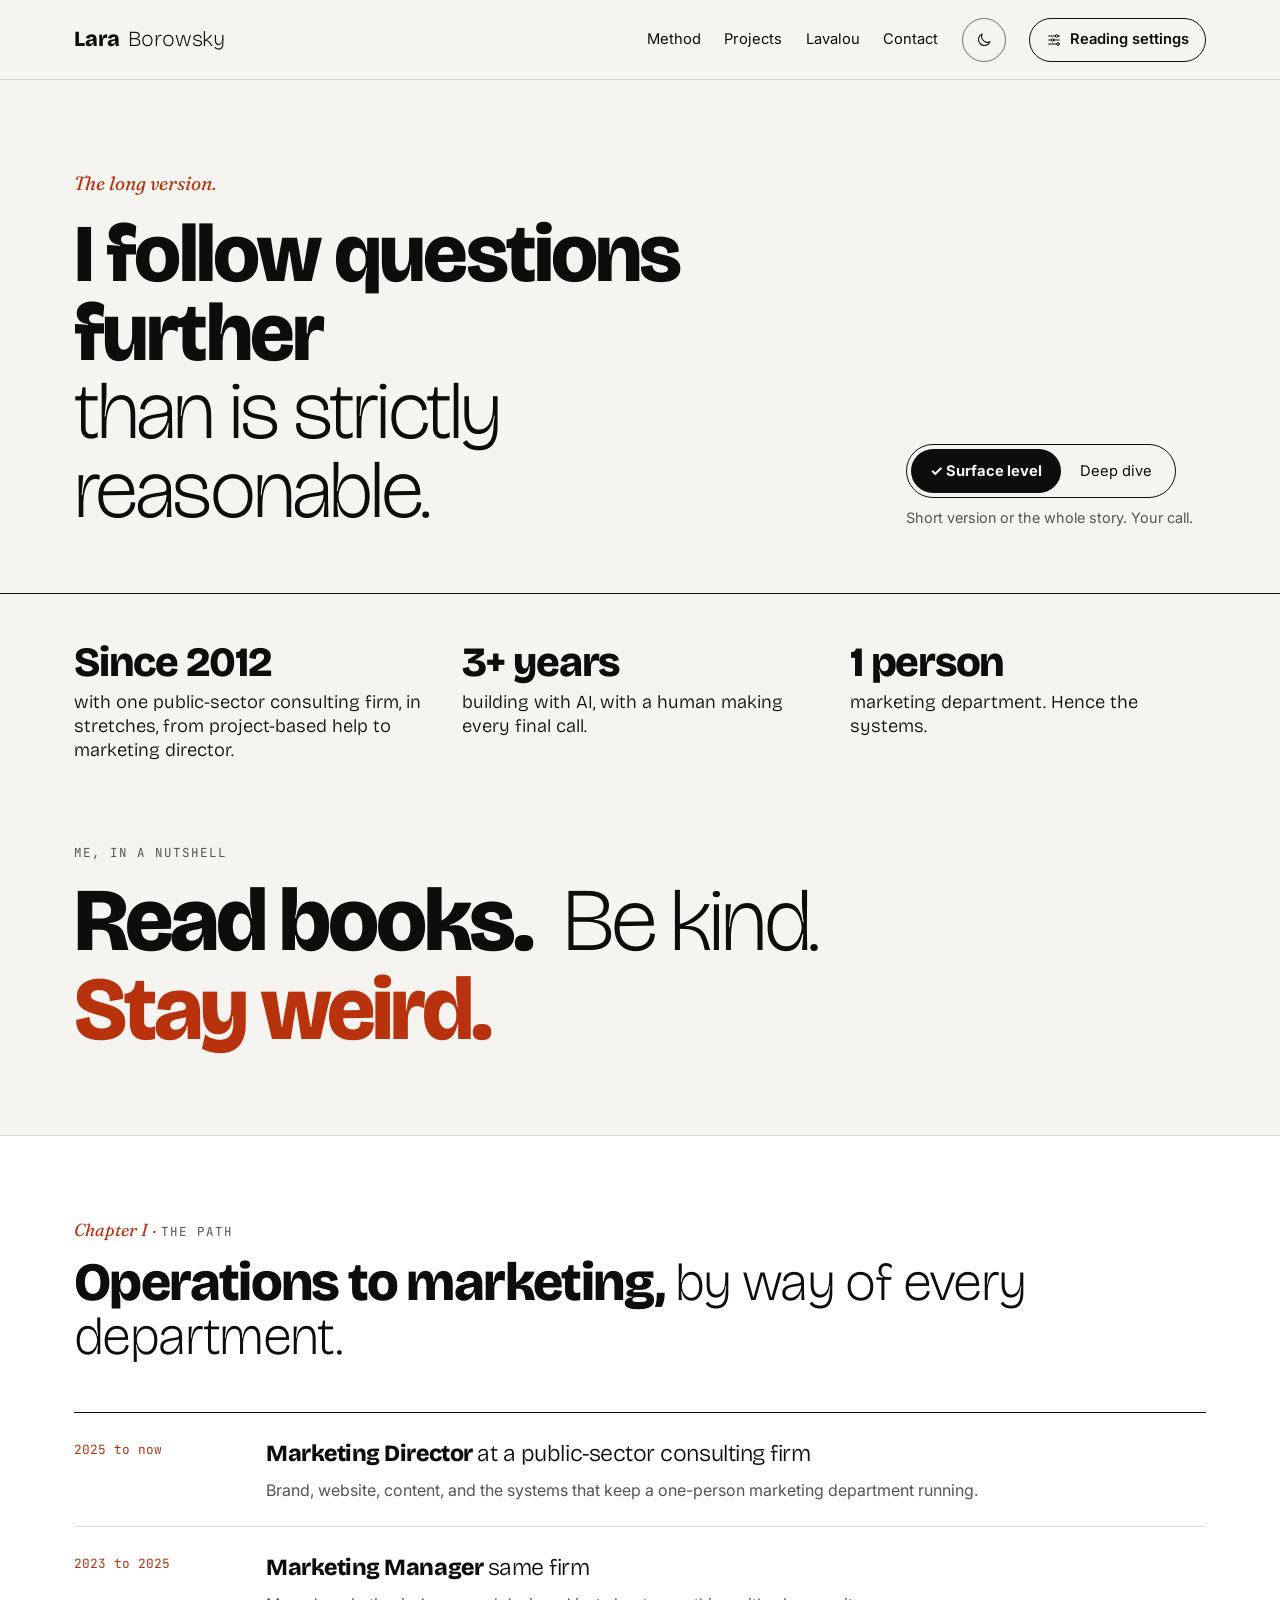
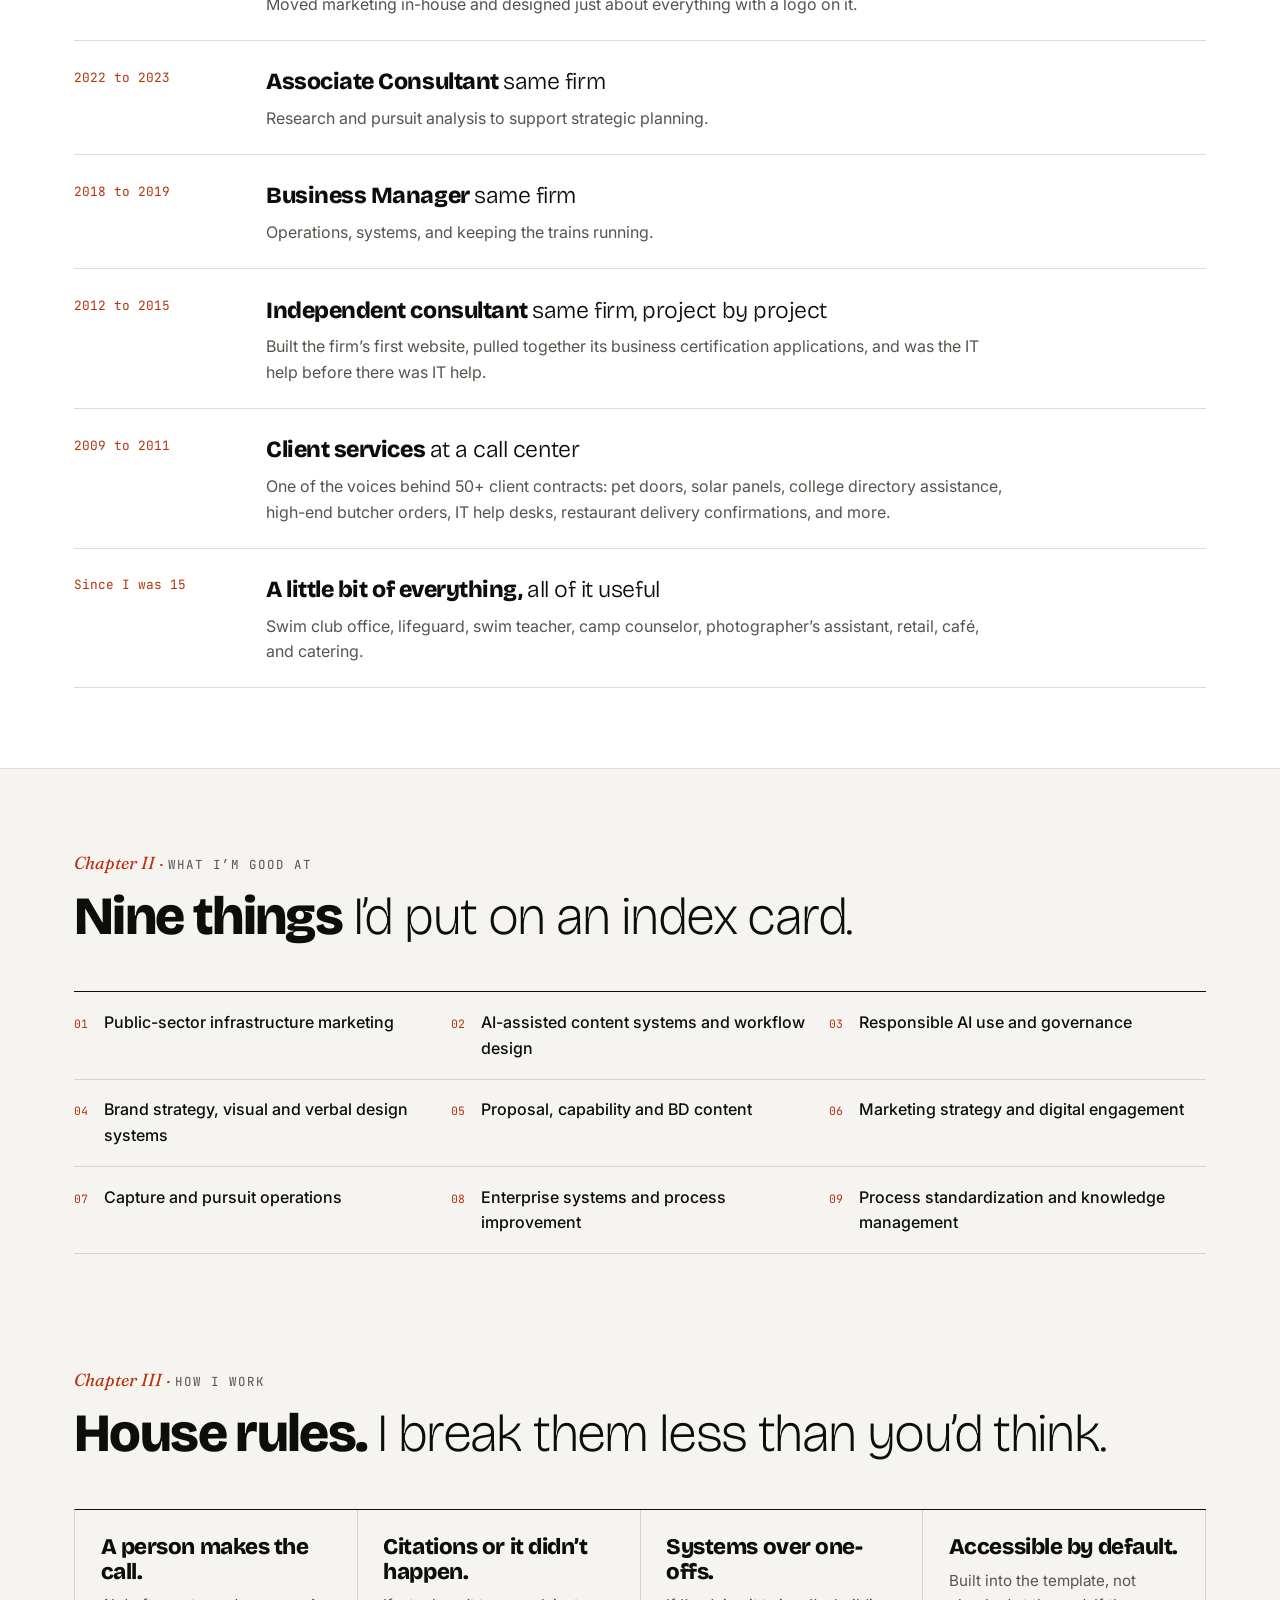
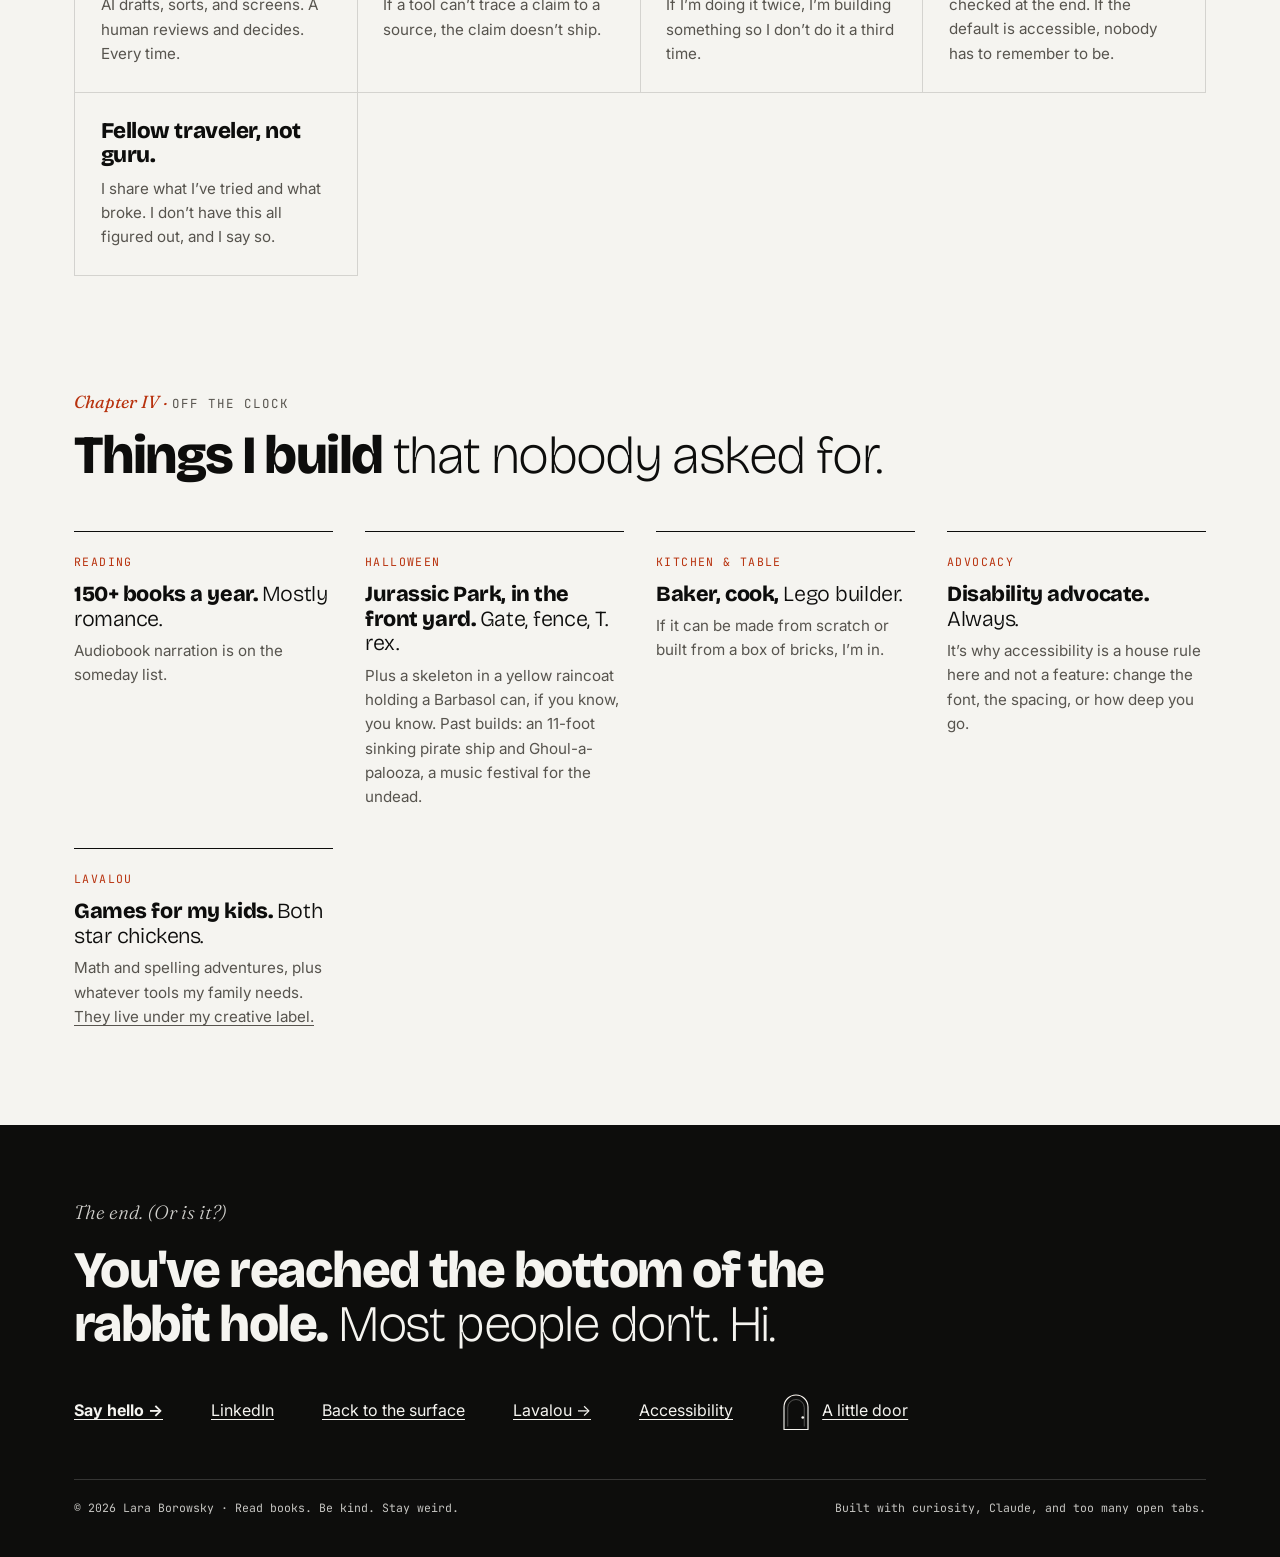
<file: about.html>
<!DOCTYPE html>
<html lang="en" data-theme="light" data-depth="tldr">
<head>
<meta charset="utf-8">
<meta name="viewport" content="width=device-width, initial-scale=1">
<title>About Lara Borowsky</title>
<meta name="description" content="Marketing and business development strategist, AI systems builder, disability advocate, and Halloween over-achiever. Read books. Be kind. Stay weird.">
<meta name="theme-color" content="#F5F4F0" media="(prefers-color-scheme: light)">
<meta name="theme-color" content="#0E1013" media="(prefers-color-scheme: dark)">
<meta property="og:type" content="website">
<meta property="og:title" content="About Lara Borowsky">
<meta property="og:description" content="Marketing and business development strategist, AI systems builder, disability advocate, and Halloween over-achiever. Read books. Be kind. Stay weird.">
<meta property="og:url" content="https://www.laraborowsky.com/about">
<link rel="canonical" href="https://www.laraborowsky.com/about">
<link rel="icon" href="/assets/favicon.svg" type="image/svg+xml">
<script>(function(){var s={};try{s=JSON.parse(localStorage.getItem('lb-settings')||'{}')||{}}catch(e){}var d=document.documentElement;var dark=s.theme==='dark'||((!s.theme||s.theme==='auto')&&window.matchMedia&&window.matchMedia('(prefers-color-scheme: dark)').matches);d.setAttribute('data-theme',dark?'dark':'light');var hc=s.contrast==='high'||((!s.contrast||s.contrast==='auto')&&window.matchMedia&&window.matchMedia('(prefers-contrast: more)').matches);d.setAttribute('data-contrast',hc?'high':'standard');if(s.weight)d.setAttribute('data-weight',s.weight);if(s.font)d.setAttribute('data-font',s.font);if(s.size)d.setAttribute('data-size',s.size);if(s.spacing)d.setAttribute('data-spacing',s.spacing);if(s.motion&&s.motion!=='auto')d.setAttribute('data-motion',s.motion);d.setAttribute('data-depth',s.depth||'tldr');})();</script>
<link rel="preconnect" href="https://fonts.googleapis.com">
<link rel="preconnect" href="https://fonts.gstatic.com" crossorigin>
<link href="https://fonts.googleapis.com/css2?family=Bricolage+Grotesque:opsz,wght@12..96,200;12..96,300;12..96,700;12..96,800&family=Fraunces:ital,opsz,wght@1,9..144,300;1,9..144,400&family=Inter:wght@400;500;600&family=JetBrains+Mono:wght@300;400;500&family=Atkinson+Hyperlegible:wght@400;700&display=swap" rel="stylesheet">
<link rel="stylesheet" href="/assets/site.css">
</head>
<body>
<a class="skip" href="#main">Skip to content</a>
<header class="site-header">
<div class="wrap">
<a class="wordmark" href="/"><span class="b">Lara</span> <span class="t">Borowsky</span></a>
<nav class="site-nav" aria-label="Main">
<a href="/#method">Method</a>
<a href="/#work">Projects</a>
<a href="/lavalou">Lavalou</a>
<a href="/contact">Contact</a>
<button class="icon-btn theme-btn" type="button" data-action="toggle-theme" aria-label="Switch to dark mode"><svg class="moon" aria-hidden="true" width="18" height="18" viewBox="0 0 24 24" fill="none" stroke="currentColor" stroke-width="1.5" stroke-linecap="round" stroke-linejoin="round"><path d="M20 14.5A8 8 0 0 1 9.5 4 8 8 0 1 0 20 14.5z"/></svg><svg class="sun" aria-hidden="true" width="18" height="18" viewBox="0 0 24 24" fill="none" stroke="currentColor" stroke-width="1.5" stroke-linecap="round"><circle cx="12" cy="12" r="4"/><path d="M12 2v2M12 20v2M4.9 4.9l1.4 1.4M17.7 17.7l1.4 1.4M2 12h2M20 12h2M4.9 19.1l1.4-1.4M17.7 6.3l1.4-1.4"/></svg></button>
<button class="settings-btn" type="button" data-action="toggle-settings" aria-expanded="false" aria-controls="reading-settings"><svg aria-hidden="true" width="16" height="16" viewBox="0 0 24 24" fill="none" stroke="currentColor" stroke-width="1.5" stroke-linecap="round"><path d="M4 6h10M18 6h2M4 12h4M12 12h8M4 18h12"/><circle cx="16" cy="6" r="2"/><circle cx="10" cy="12" r="2"/><circle cx="18" cy="18" r="2"/></svg> Reading settings</button>
</nav>
</div>
</header>
<section id="reading-settings" class="settings" aria-label="Reading settings" hidden>
<div class="wrap">
<p class="settings-intro">Make this site work the way your brain does. Changes apply right away, and stay in this browser only.</p>
<div class="settings-grid">
<fieldset class="setting"><legend>Theme</legend><div class="opts">
<button class="pill" type="button" data-set="theme" data-val="auto" aria-pressed="false">Match my device</button>
<button class="pill" type="button" data-set="theme" data-val="light" aria-pressed="false">Light</button>
<button class="pill" type="button" data-set="theme" data-val="dark" aria-pressed="false">Dark</button>
</div></fieldset>
<fieldset class="setting"><legend>Contrast</legend><div class="opts">
<button class="pill" type="button" data-set="contrast" data-val="auto" aria-pressed="false">Match my device</button>
<button class="pill" type="button" data-set="contrast" data-val="standard" aria-pressed="false">Standard</button>
<button class="pill" type="button" data-set="contrast" data-val="high" aria-pressed="false">High</button>
</div></fieldset>
<fieldset class="setting"><legend>Text weight</legend><div class="opts">
<button class="pill" type="button" data-set="weight" data-val="standard" aria-pressed="false">Standard</button>
<button class="pill" type="button" data-set="weight" data-val="bold" aria-pressed="false">Bolder</button>
</div></fieldset>
<fieldset class="setting"><legend>Typeface</legend><div class="opts">
<button class="pill" type="button" data-set="font" data-val="default" aria-pressed="false">Default</button>
<button class="pill" type="button" data-set="font" data-val="dyslexic" aria-pressed="false">OpenDyslexic</button>
<button class="pill" type="button" data-set="font" data-val="hyper" aria-pressed="false">Hyperlegible</button>
</div></fieldset>
<fieldset class="setting"><legend>Text size</legend><div class="opts">
<button class="pill" type="button" data-set="size" data-val="standard" aria-pressed="false">Standard</button>
<button class="pill" type="button" data-set="size" data-val="large" aria-pressed="false">Large</button>
<button class="pill" type="button" data-set="size" data-val="xlarge" aria-pressed="false">Extra large</button>
</div></fieldset>
<fieldset class="setting"><legend>Spacing</legend><div class="opts">
<button class="pill" type="button" data-set="spacing" data-val="standard" aria-pressed="false">Standard</button>
<button class="pill" type="button" data-set="spacing" data-val="roomy" aria-pressed="false">Roomy</button>
</div></fieldset>
<fieldset class="setting"><legend>Motion</legend><div class="opts">
<button class="pill" type="button" data-set="motion" data-val="auto" aria-pressed="false">Match my device</button>
<button class="pill" type="button" data-set="motion" data-val="on" aria-pressed="false">On</button>
<button class="pill" type="button" data-set="motion" data-val="off" aria-pressed="false">Still</button>
</div></fieldset>
<fieldset class="setting"><legend>Default depth</legend><div class="opts">
<button class="pill" type="button" data-set="depth" data-val="tldr" aria-pressed="false">Surface level</button>
<button class="pill" type="button" data-set="depth" data-val="deep" aria-pressed="false">Deep dive</button>
</div></fieldset>
</div>
<button class="settings-reset" type="button" data-action="reset-settings">Reset to defaults</button>
</div>
</section>
<main id="main">
<section class="wrap about-hero" aria-labelledby="about-title">
<div style="flex: 999 1 560px; min-width: 0">
<p class="chapter">The long version.</p>
<h1 id="about-title" class="display"><span class="b">I follow questions further</span> <span class="t">than is strictly reasonable.</span></h1>
</div>
<div class="depth">
<div class="seg" role="group" aria-label="How much detail">
<button type="button" data-set="depth" data-val="tldr" aria-pressed="true">Surface level</button>
<button type="button" data-set="depth" data-val="deep" aria-pressed="false">Deep dive</button>
</div>
<p class="muted" style="margin: 0; font-size: .9rem">Short version or the whole story. Your call.</p>
</div>
</section>

<section class="intro" aria-label="Introduction">
<div class="wrap">
<ul class="facts shallow">
<li><span class="big">Since 2012</span><span class="small">with one public-sector consulting firm, in stretches, from project-based help to marketing director.</span></li>
<li><span class="big">3+ years</span><span class="small">building with AI, with a human making every final call.</span></li>
<li><span class="big">1 person</span><span class="small">marketing department. Hence the systems.</span></li>
</ul>
<div class="deep">
<div class="long">
<div class="story">
<p>Public-sector infrastructure consulting is where I’ve spent most of my career, at one small firm, working in operations, research, business development, marketing, and whatever IT problem landed on my desk that week. These days I’m a marketing and business development strategist.</p>
<p>I’m the whole marketing department there, which is exactly why I started building tools. When you’re one person, you either do less or you build systems that do more. I chose systems.</p>
<p>For the last three-plus years I’ve been building with AI: research pipelines, screening tools, content systems, a brand kit an AI can actually follow. The rule I don’t bend: the AI does the heavy lifting, and a person makes the call.</p>
<p>I’m openly neurodivergent, and that shows up in the work. I see systems where other people see tasks, I go deep on whatever hooks me, and I care a lot about making information easy to take in. That’s why this site lets you change the font, the spacing, and how much detail you get.</p>
<p>I’m still figuring a lot of this out. These are my field notes so far.</p>
</div>
<aside class="margin-note" aria-label="Margin note">
<span class="label">Margin note</span>
<p>“Rabbit hole research” started as a joke about how I work. Then I noticed it was an accurate description of how I work.</p>
</aside>
</div>
</div>
</div>
</section>

<section class="wrap nutshell" aria-labelledby="nutshell-title">
<h2 id="nutshell-title" class="eyebrow" style="font-weight: 400">Me, in a nutshell</h2>
<p class="display"><span class="b">Read books.</span> <span class="t">Be kind.</span> <span class="b accent">Stay weird.</span></p>
</section>

<section class="path-section" aria-labelledby="path-title">
<div class="wrap">
<p class="eyebrow"><span class="chapter-tag">Chapter I · </span>The path</p>
<h2 id="path-title" class="display h2"><span class="b">Operations to marketing,</span> <span class="t">by way of every department.</span></h2>
<ol class="path">
<li><span class="when">2025 to now</span><div><h3><span class="b">Marketing Director</span> <span class="t">at a public-sector consulting firm</span></h3><p>Brand, website, content, and the systems that keep a one-person marketing department running.</p><p class="deep">This is where building with AI went from experiment to everyday practice, always with a person making the final call.</p></div></li>
<li><span class="when">2023 to 2025</span><div><h3><span class="b">Marketing Manager</span> <span class="t">same firm</span></h3><p>Moved marketing in-house and designed just about everything with a logo on it.</p><p class="deep">Also planned an in-person retreat for a fully remote team, travel logistics included.</p></div></li>
<li><span class="when">2022 to 2023</span><div><h3><span class="b">Associate Consultant</span> <span class="t">same firm</span></h3><p>Research and pursuit analysis to support strategic planning.</p><p class="deep">This is where the rabbit holes started: agency research, teaming partners, procurement trends.</p></div></li>
<li><span class="when">2018 to 2019</span><div><h3><span class="b">Business Manager</span> <span class="t">same firm</span></h3><p>Operations, systems, and keeping the trains running.</p><p class="deep">Learning how a firm actually runs turned out to be the best marketing training I could have had.</p></div></li>
<li><span class="when">2012 to 2015</span><div><h3><span class="b">Independent consultant</span> <span class="t">same firm, project by project</span></h3><p>Built the firm’s first website, pulled together its business certification applications, and was the IT help before there was IT help.</p><p class="deep">On and off, as projects came up. It’s how I met the firm, and how I learned that I like building the thing more than just using it.</p></div></li>
<li><span class="when">2009 to 2011</span><div><h3><span class="b">Client services</span> <span class="t">at a call center</span></h3><p>One of the voices behind 50+ client contracts: pet doors, solar panels, college directory assistance, high-end butcher orders, IT help desks, restaurant delivery confirmations, and more.</p><p class="deep">Contract lead for one of them: a wine company’s direct-to-consumer program. That meant customer service and ordering, day-to-day operations, and keeping customers, the warehouse, and the client in sync. Our team also supported the company’s first online direct-to-consumer wine sale.</p></div></li>
<li><span class="when">Since I was 15</span><div><h3><span class="b">A little bit of everything,</span> <span class="t">all of it useful</span></h3><p>Swim club office, lifeguard, swim teacher, camp counselor, photographer’s assistant, retail, café, and catering.</p><p class="deep">At 15 I helped a swim club move its membership management and check-in from paper to digital. I taught swim lessons to kids, parent-and-baby classes, and a student with a disability, and lifeguarded at two pools. I assisted a school photographer, worked retail at a cooking supply store and a hat shop (where I also kept up her web store), worked the opening shift solo at a Hoboken café, making breakfast for the morning ferry commuters (lots of egg sandwiches, occasional baking included), and served weddings and events for 150+ guests at a catering hall before moving to front of house. Customer service, it turns out, is systems thinking with a smile.</p></div></li>
</ol>
</div>
</section>

<section class="wrap section" aria-labelledby="good-title" style="padding-top: 5rem">
<p class="eyebrow"><span class="chapter-tag">Chapter II · </span>What I’m good at</p>
<h2 id="good-title" class="display h2"><span class="b">Nine things</span> <span class="t">I’d put on an index card.</span></h2>
<ul class="skills">
<li><span class="num">01</span><span>Public-sector infrastructure marketing</span></li>
<li><span class="num">02</span><span>AI-assisted content systems and workflow design</span></li>
<li><span class="num">03</span><span>Responsible AI use and governance</span></li>
<li><span class="num">04</span><span>Brand strategy, visual and verbal design systems</span></li>
<li><span class="num">05</span><span>Proposal, capability and BD content</span></li>
<li><span class="num">06</span><span>Marketing strategy and digital engagement</span></li>
<li><span class="num">07</span><span>Capture and pursuit operations</span></li>
<li><span class="num">08</span><span>Enterprise systems and process improvement</span></li>
<li><span class="num">09</span><span>Process standardization and knowledge management</span></li>
</ul>
</section>

<section class="wrap section" aria-labelledby="how-title" style="padding-top: 5rem">
<p class="eyebrow"><span class="chapter-tag">Chapter III · </span>How I work</p>
<h2 id="how-title" class="display h2"><span class="b">House rules.</span> <span class="t">I break them less than you’d think.</span></h2>
<div class="rules">
<div><h3>A person makes the call.</h3><p>AI drafts, sorts, and screens. A human reviews and decides. Every time.</p></div>
<div><h3>Citations or it didn’t happen.</h3><p>If a tool can’t trace a claim to a source, the claim doesn’t ship.</p></div>
<div><h3>Systems over one-offs.</h3><p>If I’m doing it twice, I’m building something so I don’t do it a third time.</p></div>
<div><h3>Accessible by default.</h3><p>Built into the template, not checked at the end. If the default is accessible, nobody has to remember to be.</p></div>
<div><h3>Fellow traveler, not guru.</h3><p>I share what I’ve tried and what broke. I don’t have this all figured out, and I say so.</p></div>
</div>
</section>

<section class="wrap section" aria-labelledby="off-title" style="padding-top: 5rem; padding-bottom: 6rem">
<p class="eyebrow"><span class="chapter-tag">Chapter IV · </span>Off the clock</p>
<h2 id="off-title" class="display h2"><span class="b">Things I build</span> <span class="t">that nobody asked for.</span></h2>
<div class="offclock">
<div><span class="label">Reading</span><h3><span class="b">150+ books a year.</span> <span class="t">Mostly romance.</span></h3><p>Audiobook narration is on the someday list.</p></div>
<div><span class="label">Halloween</span><h3><span class="b">Jurassic Park, in the front yard.</span> <span class="t">Gate, fence, T. rex.</span></h3><p>Plus a skeleton in a yellow raincoat holding a Barbasol can, if you know, you know. Past builds: an 11-foot sinking pirate ship and Ghoul-a-palooza, a music festival for the undead.</p></div>
<div><span class="label">Kitchen &amp; table</span><h3><span class="b">Baker, cook,</span> <span class="t">Lego builder.</span></h3><p>If it can be made from scratch or built from a box of bricks, I’m in.</p></div>
<div><span class="label">Advocacy</span><h3><span class="b">Disability advocate.</span> <span class="t">Always.</span></h3><p>It’s why accessibility is a house rule here and not a feature: change the font, the spacing, or how deep you go.</p></div>
<div><span class="label">Lavalou</span><h3><span class="b">Games for my kids.</span> <span class="t">Both star chickens.</span></h3><p>Math and spelling adventures, plus whatever tools my family needs. <a href="/lavalou">They live under my creative label.</a></p></div>
</div>
</section>
</main>
<footer class="site-footer">
<div class="wrap">
<p class="the-end">The end. (Or is it?)</p>
<p class="display bottom"><span class="b">You've reached the bottom of the rabbit hole.</span> <span class="t">Most people don't. Hi.</span></p>
<div class="footer-links">
<a href="/contact">Say hello <span aria-hidden="true">→</span></a>
<a href="https://www.linkedin.com/in/lara-borowsky-52627a161/">LinkedIn</a>
<a href="/">Back to the surface</a>
<a href="/lavalou">Lavalou <span aria-hidden="true">→</span></a>
<a href="/accessibility">Accessibility</a>
<a class="footer-door" href="/contact?topic=key"><span class="fd-art" aria-hidden="true"><svg viewBox="0 0 40 52"><path d="M4 50 V20 A16 16 0 0 1 36 20 V50 Z" style="fill:var(--accent)"/></svg><svg class="fd-leaf" viewBox="0 0 40 52"><path d="M4 50 V20 A16 16 0 0 1 36 20 V50 Z" style="fill:var(--foot)" stroke="currentColor" stroke-width="1.5"/><path d="M9 46 V21 A11 11 0 0 1 31 21 V46" fill="none" stroke="currentColor" stroke-width=".8" opacity=".5"/><circle cx="29" cy="34" r="1.8" fill="currentColor"/></svg></span><span>A little door</span></a>
</div>
<div class="footer-legal">
<span>© <span data-year>2026</span> Lara Borowsky · Read books. Be kind. Stay weird.</span>
<span>Built with curiosity, Claude, and too many open tabs.</span>
</div>
</div>
</footer>
<script src="/assets/site.js"></script>
</body>
</html>
</file>
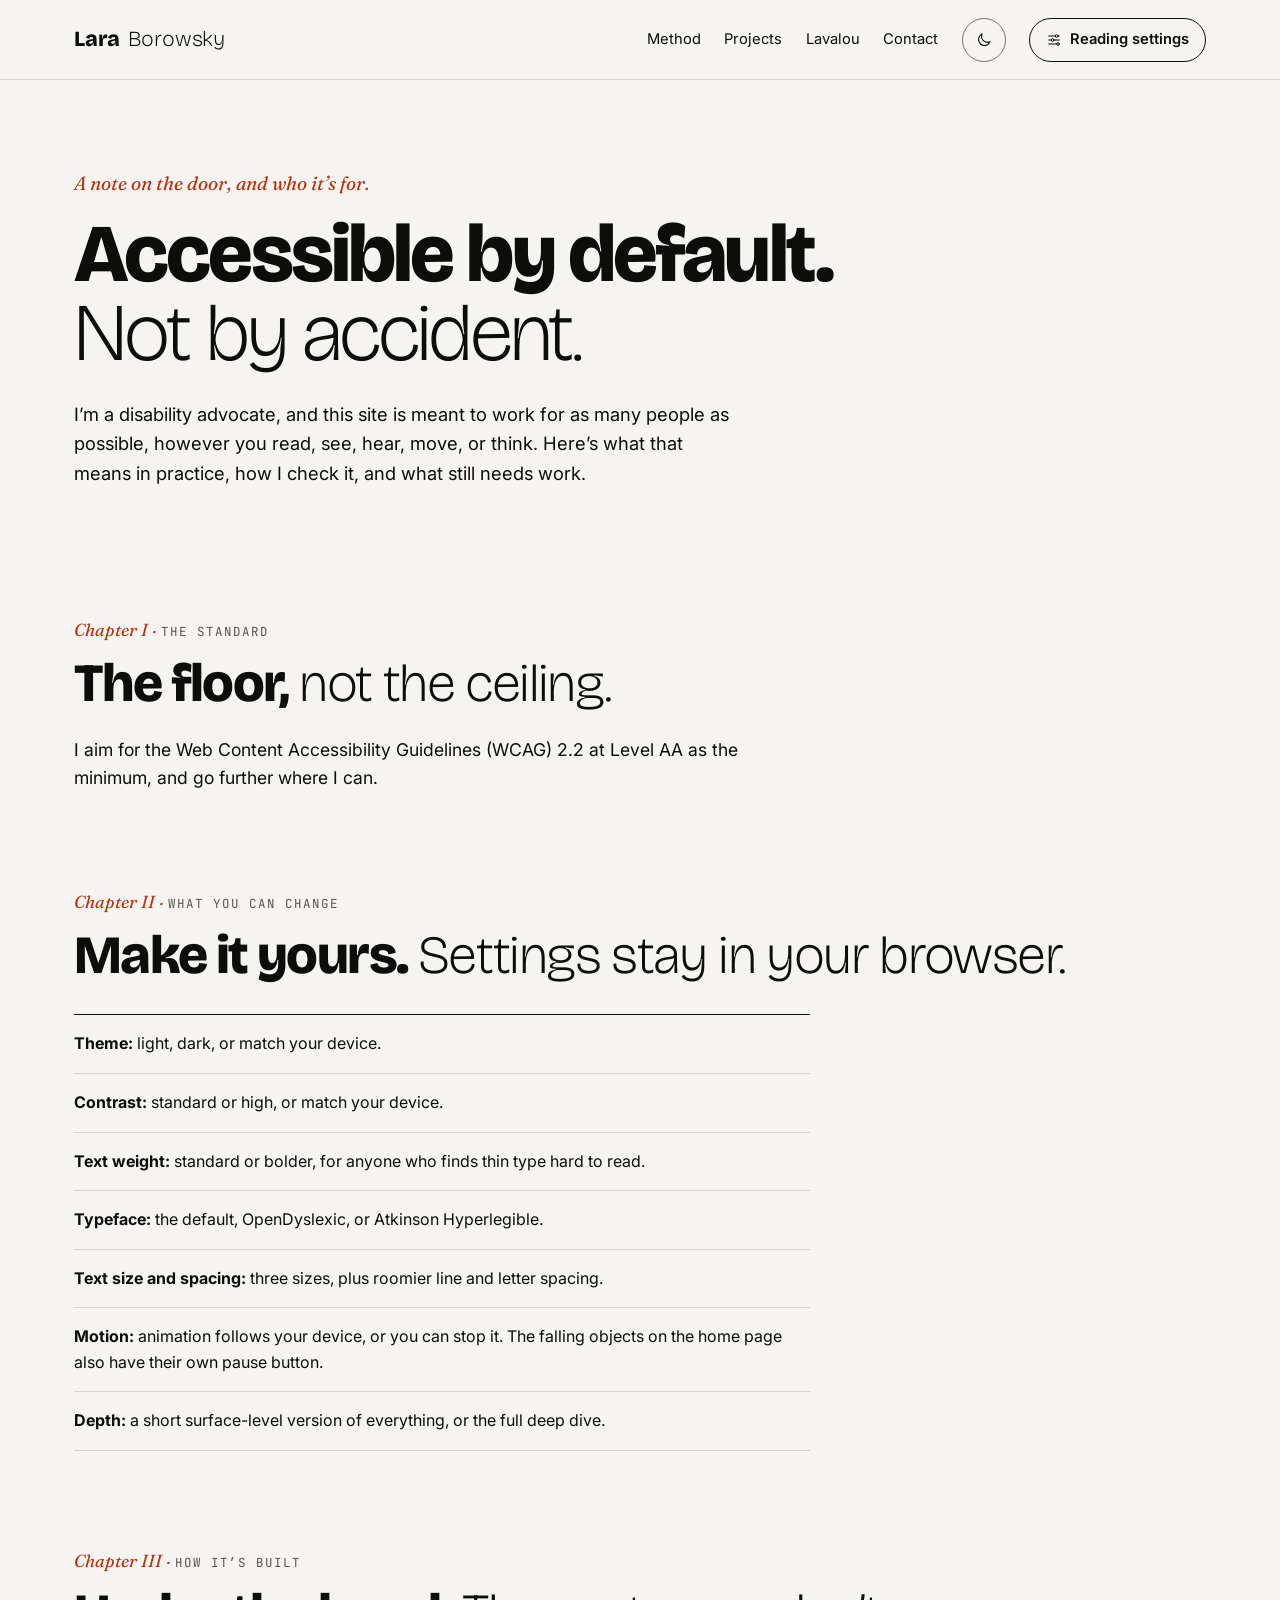
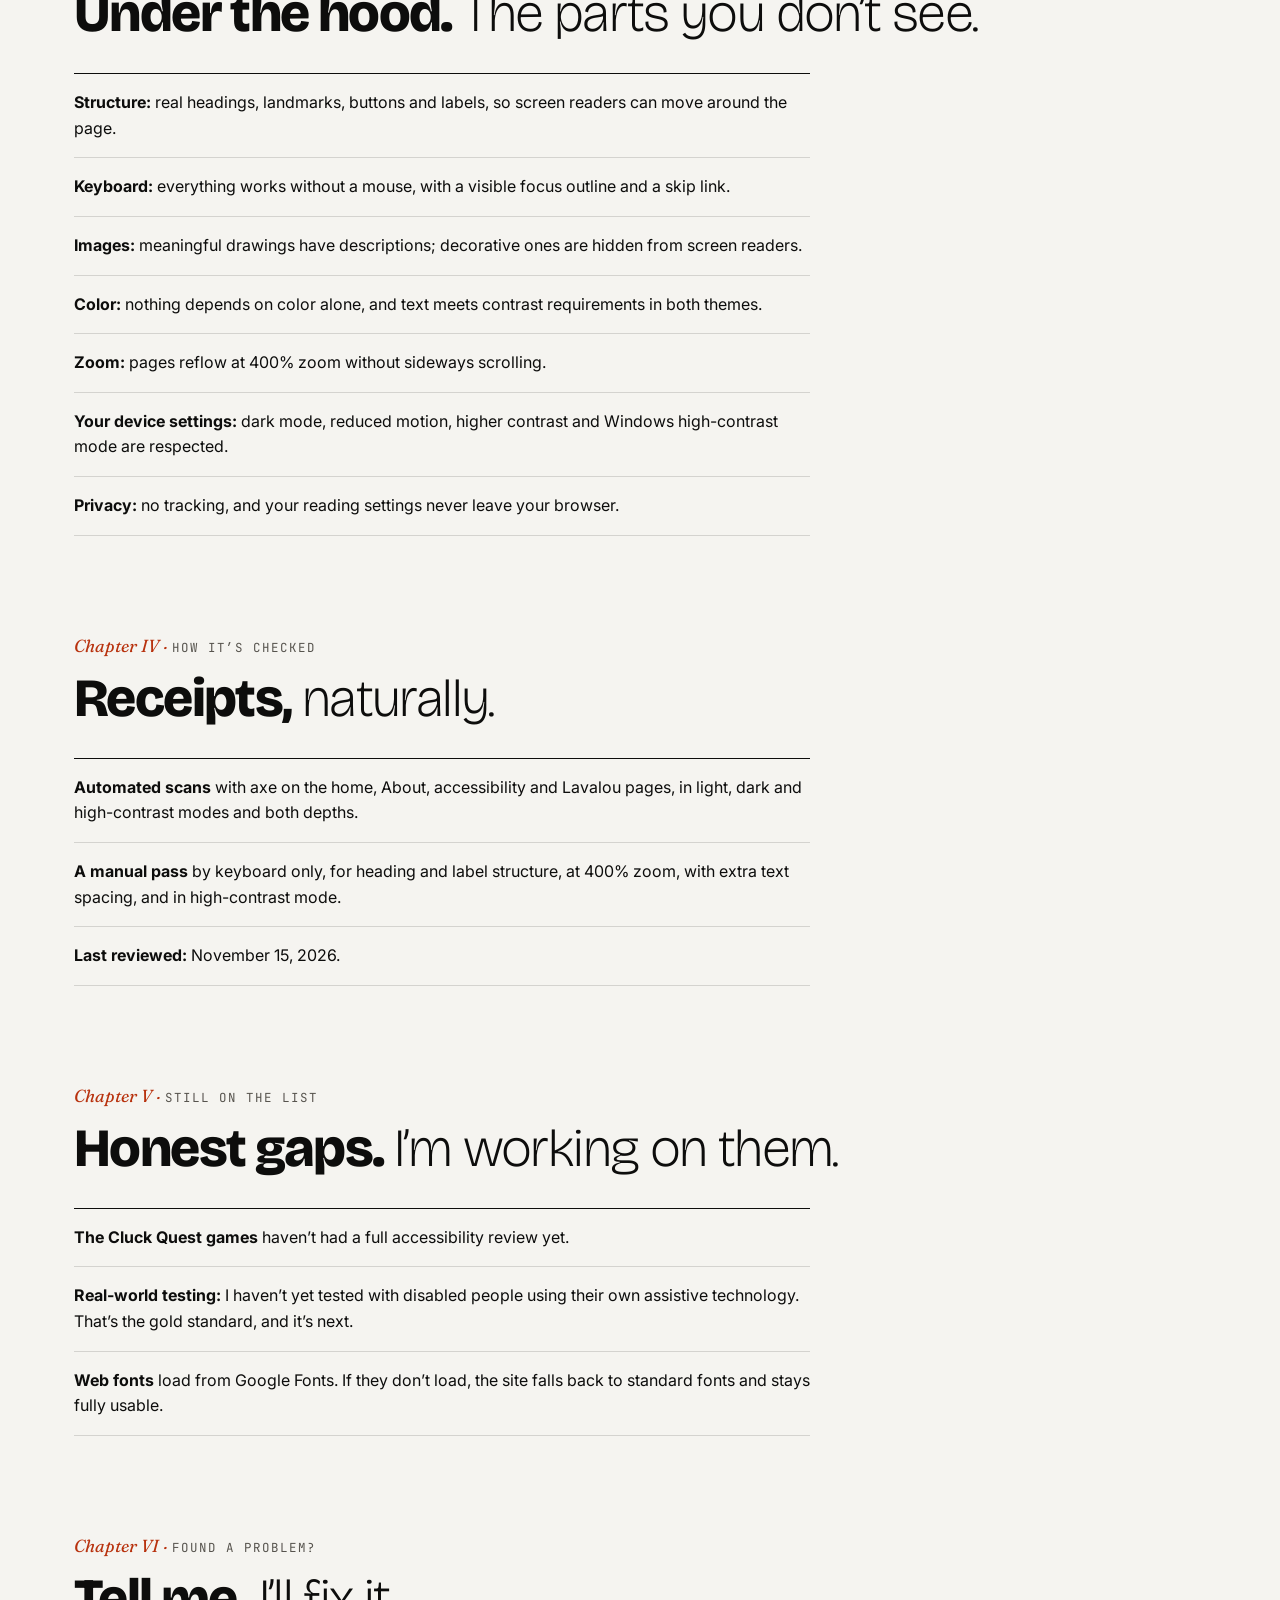
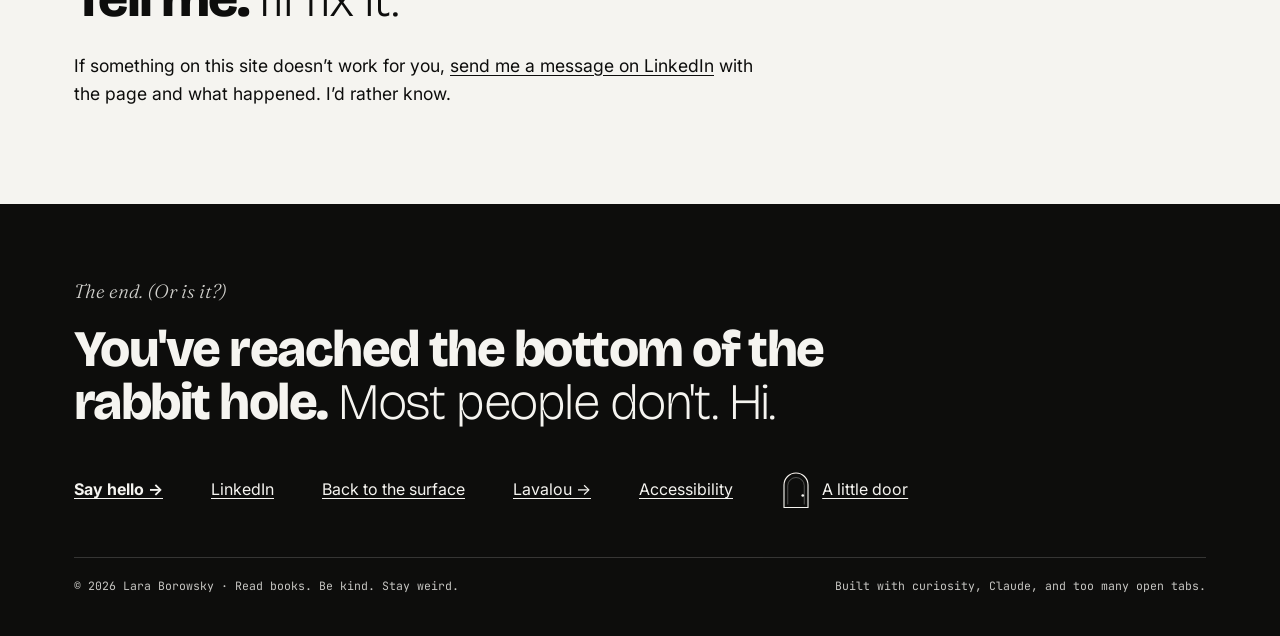
<file: accessibility.html>
<!DOCTYPE html>
<html lang="en" data-theme="light" data-depth="tldr">
<head>
<meta charset="utf-8">
<meta name="viewport" content="width=device-width, initial-scale=1">
<title>Accessibility · Lara Borowsky</title>
<meta name="description" content="How laraborowsky.com is built and tested for accessibility, what you can change, and what still needs work.">
<meta name="theme-color" content="#F5F4F0" media="(prefers-color-scheme: light)">
<meta name="theme-color" content="#0E1013" media="(prefers-color-scheme: dark)">
<meta property="og:type" content="website">
<meta property="og:title" content="Accessibility · Lara Borowsky">
<meta property="og:description" content="How laraborowsky.com is built and tested for accessibility, what you can change, and what still needs work.">
<meta property="og:url" content="https://www.laraborowsky.com/accessibility">
<link rel="canonical" href="https://www.laraborowsky.com/accessibility">
<link rel="icon" href="/assets/favicon.svg" type="image/svg+xml">
<script>(function(){var s={};try{s=JSON.parse(localStorage.getItem('lb-settings')||'{}')||{}}catch(e){}var d=document.documentElement;var dark=s.theme==='dark'||((!s.theme||s.theme==='auto')&&window.matchMedia&&window.matchMedia('(prefers-color-scheme: dark)').matches);d.setAttribute('data-theme',dark?'dark':'light');var hc=s.contrast==='high'||((!s.contrast||s.contrast==='auto')&&window.matchMedia&&window.matchMedia('(prefers-contrast: more)').matches);d.setAttribute('data-contrast',hc?'high':'standard');if(s.weight)d.setAttribute('data-weight',s.weight);if(s.font)d.setAttribute('data-font',s.font);if(s.size)d.setAttribute('data-size',s.size);if(s.spacing)d.setAttribute('data-spacing',s.spacing);if(s.motion&&s.motion!=='auto')d.setAttribute('data-motion',s.motion);d.setAttribute('data-depth',s.depth||'tldr');})();</script>
<link rel="preconnect" href="https://fonts.googleapis.com">
<link rel="preconnect" href="https://fonts.gstatic.com" crossorigin>
<link href="https://fonts.googleapis.com/css2?family=Bricolage+Grotesque:opsz,wght@12..96,200;12..96,300;12..96,700;12..96,800&family=Fraunces:ital,opsz,wght@1,9..144,300;1,9..144,400&family=Inter:wght@400;500;600&family=JetBrains+Mono:wght@300;400;500&family=Atkinson+Hyperlegible:wght@400;700&display=swap" rel="stylesheet">
<link rel="stylesheet" href="/assets/site.css">
</head>
<body>
<a class="skip" href="#main">Skip to content</a>
<header class="site-header">
<div class="wrap">
<a class="wordmark" href="/"><span class="b">Lara</span> <span class="t">Borowsky</span></a>
<nav class="site-nav" aria-label="Main">
<a href="/#method">Method</a>
<a href="/#work">Projects</a>
<a href="/lavalou">Lavalou</a>
<a href="/contact">Contact</a>
<button class="icon-btn theme-btn" type="button" data-action="toggle-theme" aria-label="Switch to dark mode"><svg class="moon" aria-hidden="true" width="18" height="18" viewBox="0 0 24 24" fill="none" stroke="currentColor" stroke-width="1.5" stroke-linecap="round" stroke-linejoin="round"><path d="M20 14.5A8 8 0 0 1 9.5 4 8 8 0 1 0 20 14.5z"/></svg><svg class="sun" aria-hidden="true" width="18" height="18" viewBox="0 0 24 24" fill="none" stroke="currentColor" stroke-width="1.5" stroke-linecap="round"><circle cx="12" cy="12" r="4"/><path d="M12 2v2M12 20v2M4.9 4.9l1.4 1.4M17.7 17.7l1.4 1.4M2 12h2M20 12h2M4.9 19.1l1.4-1.4M17.7 6.3l1.4-1.4"/></svg></button>
<button class="settings-btn" type="button" data-action="toggle-settings" aria-expanded="false" aria-controls="reading-settings"><svg aria-hidden="true" width="16" height="16" viewBox="0 0 24 24" fill="none" stroke="currentColor" stroke-width="1.5" stroke-linecap="round"><path d="M4 6h10M18 6h2M4 12h4M12 12h8M4 18h12"/><circle cx="16" cy="6" r="2"/><circle cx="10" cy="12" r="2"/><circle cx="18" cy="18" r="2"/></svg> Reading settings</button>
</nav>
</div>
</header>
<section id="reading-settings" class="settings" aria-label="Reading settings" hidden>
<div class="wrap">
<p class="settings-intro">Make this site work the way your brain does. Changes apply right away, and stay in this browser only.</p>
<div class="settings-grid">
<fieldset class="setting"><legend>Theme</legend><div class="opts">
<button class="pill" type="button" data-set="theme" data-val="auto" aria-pressed="false">Match my device</button>
<button class="pill" type="button" data-set="theme" data-val="light" aria-pressed="false">Light</button>
<button class="pill" type="button" data-set="theme" data-val="dark" aria-pressed="false">Dark</button>
</div></fieldset>
<fieldset class="setting"><legend>Contrast</legend><div class="opts">
<button class="pill" type="button" data-set="contrast" data-val="auto" aria-pressed="false">Match my device</button>
<button class="pill" type="button" data-set="contrast" data-val="standard" aria-pressed="false">Standard</button>
<button class="pill" type="button" data-set="contrast" data-val="high" aria-pressed="false">High</button>
</div></fieldset>
<fieldset class="setting"><legend>Text weight</legend><div class="opts">
<button class="pill" type="button" data-set="weight" data-val="standard" aria-pressed="false">Standard</button>
<button class="pill" type="button" data-set="weight" data-val="bold" aria-pressed="false">Bolder</button>
</div></fieldset>
<fieldset class="setting"><legend>Typeface</legend><div class="opts">
<button class="pill" type="button" data-set="font" data-val="default" aria-pressed="false">Default</button>
<button class="pill" type="button" data-set="font" data-val="dyslexic" aria-pressed="false">OpenDyslexic</button>
<button class="pill" type="button" data-set="font" data-val="hyper" aria-pressed="false">Hyperlegible</button>
</div></fieldset>
<fieldset class="setting"><legend>Text size</legend><div class="opts">
<button class="pill" type="button" data-set="size" data-val="standard" aria-pressed="false">Standard</button>
<button class="pill" type="button" data-set="size" data-val="large" aria-pressed="false">Large</button>
<button class="pill" type="button" data-set="size" data-val="xlarge" aria-pressed="false">Extra large</button>
</div></fieldset>
<fieldset class="setting"><legend>Spacing</legend><div class="opts">
<button class="pill" type="button" data-set="spacing" data-val="standard" aria-pressed="false">Standard</button>
<button class="pill" type="button" data-set="spacing" data-val="roomy" aria-pressed="false">Roomy</button>
</div></fieldset>
<fieldset class="setting"><legend>Motion</legend><div class="opts">
<button class="pill" type="button" data-set="motion" data-val="auto" aria-pressed="false">Match my device</button>
<button class="pill" type="button" data-set="motion" data-val="on" aria-pressed="false">On</button>
<button class="pill" type="button" data-set="motion" data-val="off" aria-pressed="false">Still</button>
</div></fieldset>
<fieldset class="setting"><legend>Default depth</legend><div class="opts">
<button class="pill" type="button" data-set="depth" data-val="tldr" aria-pressed="false">Surface level</button>
<button class="pill" type="button" data-set="depth" data-val="deep" aria-pressed="false">Deep dive</button>
</div></fieldset>
</div>
<button class="settings-reset" type="button" data-action="reset-settings">Reset to defaults</button>
</div>
</section>
<main id="main">
<section class="wrap about-hero" aria-labelledby="a11y-title">
<div style="flex: 999 1 560px; min-width: 0">
<p class="chapter">A note on the door, and who it’s for.</p>
<h1 id="a11y-title" class="display"><span class="b">Accessible by default.</span> <span class="t">Not by accident.</span></h1>
<p class="lede" style="max-width: 36em">I’m a disability advocate, and this site is meant to work for as many people as possible, however you read, see, hear, move, or think. Here’s what that means in practice, how I check it, and what still needs work.</p>
</div>
</section>
<section class="wrap section" style="padding-top: 4rem" aria-labelledby="aI">
<p class="eyebrow"><span class="chapter-tag">Chapter I · </span>The standard</p>
<h2 id="aI" class="display h2"><span class="b">The floor,</span> <span class="t">not the ceiling.</span></h2>
<p class="a11y-p">I aim for the Web Content Accessibility Guidelines (WCAG) 2.2 at Level AA as the minimum, and go further where I can.</p>
</section>

<section class="wrap section" style="padding-top: 4rem" aria-labelledby="aII">
<p class="eyebrow"><span class="chapter-tag">Chapter II · </span>What you can change</p>
<h2 id="aII" class="display h2"><span class="b">Make it yours.</span> <span class="t">Settings stay in your browser.</span></h2>
<ul class="a11y-list"><li><strong>Theme:</strong> light, dark, or match your device.</li><li><strong>Contrast:</strong> standard or high, or match your device.</li><li><strong>Text weight:</strong> standard or bolder, for anyone who finds thin type hard to read.</li><li><strong>Typeface:</strong> the default, OpenDyslexic, or Atkinson Hyperlegible.</li><li><strong>Text size and spacing:</strong> three sizes, plus roomier line and letter spacing.</li><li><strong>Motion:</strong> animation follows your device, or you can stop it. The falling objects on the home page also have their own pause button.</li><li><strong>Depth:</strong> a short surface-level version of everything, or the full deep dive.</li></ul>
</section>

<section class="wrap section" style="padding-top: 4rem" aria-labelledby="aIII">
<p class="eyebrow"><span class="chapter-tag">Chapter III · </span>How it’s built</p>
<h2 id="aIII" class="display h2"><span class="b">Under the hood.</span> <span class="t">The parts you don’t see.</span></h2>
<ul class="a11y-list"><li><strong>Structure:</strong> real headings, landmarks, buttons and labels, so screen readers can move around the page.</li><li><strong>Keyboard:</strong> everything works without a mouse, with a visible focus outline and a skip link.</li><li><strong>Images:</strong> meaningful drawings have descriptions; decorative ones are hidden from screen readers.</li><li><strong>Color:</strong> nothing depends on color alone, and text meets contrast requirements in both themes.</li><li><strong>Zoom:</strong> pages reflow at 400% zoom without sideways scrolling.</li><li><strong>Your device settings:</strong> dark mode, reduced motion, higher contrast and Windows high-contrast mode are respected.</li><li><strong>Privacy:</strong> no tracking, and your reading settings never leave your browser.</li></ul>
</section>

<section class="wrap section" style="padding-top: 4rem" aria-labelledby="aIV">
<p class="eyebrow"><span class="chapter-tag">Chapter IV · </span>How it’s checked</p>
<h2 id="aIV" class="display h2"><span class="b">Receipts,</span> <span class="t">naturally.</span></h2>
<ul class="a11y-list"><li><strong>Automated scans</strong> with axe on the home, About, accessibility and Lavalou pages, in light, dark and high-contrast modes and both depths.</li><li><strong>A manual pass</strong> by keyboard only, for heading and label structure, at 400% zoom, with extra text spacing, and in high-contrast mode.</li><li><strong>Last reviewed:</strong> November 15, 2026.</li></ul>
</section>

<section class="wrap section" style="padding-top: 4rem" aria-labelledby="aV">
<p class="eyebrow"><span class="chapter-tag">Chapter V · </span>Still on the list</p>
<h2 id="aV" class="display h2"><span class="b">Honest gaps.</span> <span class="t">I’m working on them.</span></h2>
<ul class="a11y-list"><li><strong>The Cluck Quest games</strong> haven’t had a full accessibility review yet.</li><li><strong>Real-world testing:</strong> I haven’t yet tested with disabled people using their own assistive technology. That’s the gold standard, and it’s next.</li><li><strong>Web fonts</strong> load from Google Fonts. If they don’t load, the site falls back to standard fonts and stays fully usable.</li></ul>
</section>

<section class="wrap section" style="padding-top: 4rem; padding-bottom: 6rem" aria-labelledby="a6">
<p class="eyebrow"><span class="chapter-tag">Chapter VI · </span>Found a problem?</p>
<h2 id="a6" class="display h2"><span class="b">Tell me.</span> <span class="t">I’ll fix it.</span></h2>
<p class="a11y-p">If something on this site doesn’t work for you, <a href="https://www.linkedin.com/in/lara-borowsky-52627a161/">send me a message on LinkedIn</a> with the page and what happened. I’d rather know.</p>
</section>
</main>
<footer class="site-footer">
<div class="wrap">
<p class="the-end">The end. (Or is it?)</p>
<p class="display bottom"><span class="b">You've reached the bottom of the rabbit hole.</span> <span class="t">Most people don't. Hi.</span></p>
<div class="footer-links">
<a href="/contact">Say hello <span aria-hidden="true">→</span></a>
<a href="https://www.linkedin.com/in/lara-borowsky-52627a161/">LinkedIn</a>
<a href="/">Back to the surface</a>
<a href="/lavalou">Lavalou <span aria-hidden="true">→</span></a>
<a href="/accessibility">Accessibility</a>
<a class="footer-door" href="/contact?topic=key"><span class="fd-art" aria-hidden="true"><svg viewBox="0 0 40 52"><path d="M4 50 V20 A16 16 0 0 1 36 20 V50 Z" style="fill:var(--accent)"/></svg><svg class="fd-leaf" viewBox="0 0 40 52"><path d="M4 50 V20 A16 16 0 0 1 36 20 V50 Z" style="fill:var(--foot)" stroke="currentColor" stroke-width="1.5"/><path d="M9 46 V21 A11 11 0 0 1 31 21 V46" fill="none" stroke="currentColor" stroke-width=".8" opacity=".5"/><circle cx="29" cy="34" r="1.8" fill="currentColor"/></svg></span><span>A little door</span></a>
</div>
<div class="footer-legal">
<span>© <span data-year>2026</span> Lara Borowsky · Read books. Be kind. Stay weird.</span>
<span>Built with curiosity, Claude, and too many open tabs.</span>
</div>
</div>
</footer>
<script src="/assets/site.js"></script>
</body>
</html>
</file>
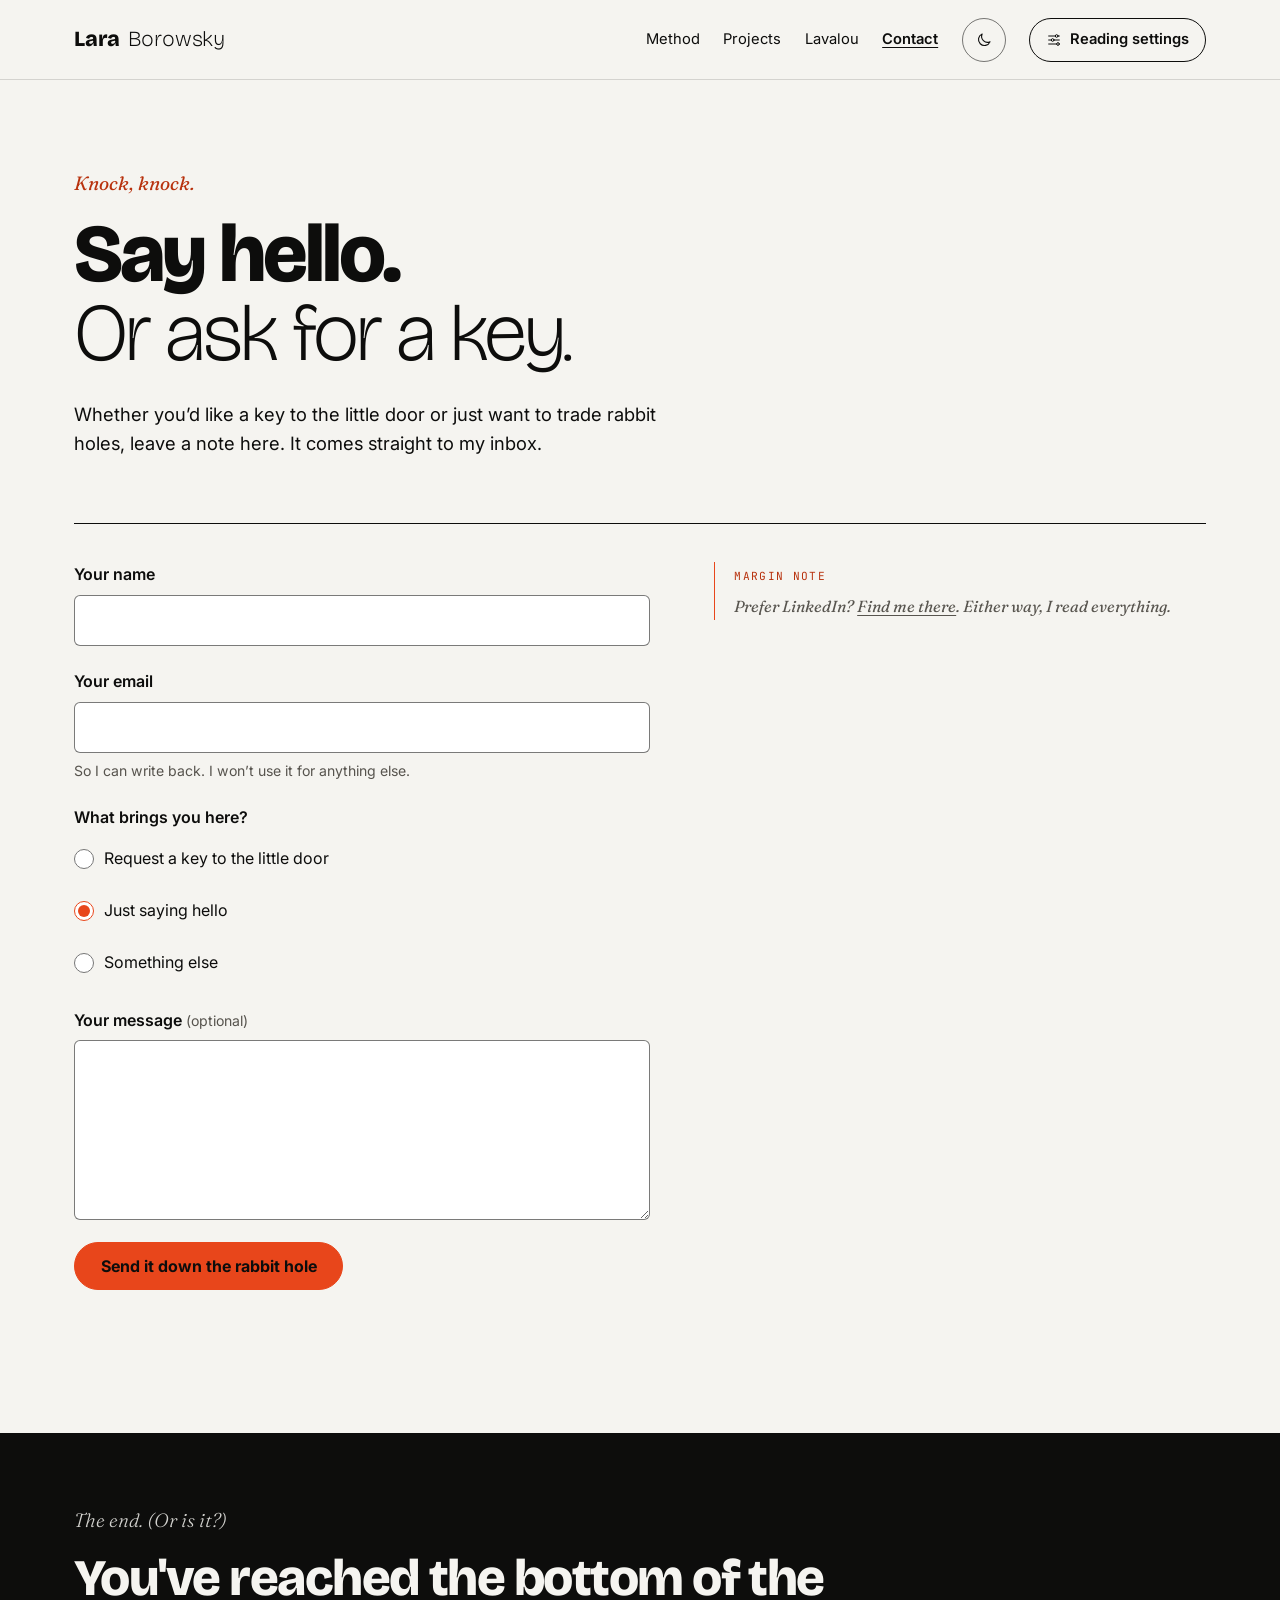
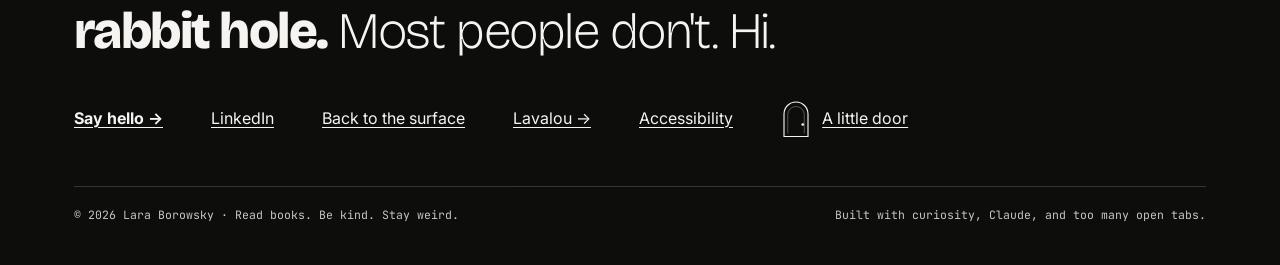
<file: contact.html>
<!DOCTYPE html>
<html lang="en" data-theme="light" data-depth="tldr">
<head>
<meta charset="utf-8">
<meta name="viewport" content="width=device-width, initial-scale=1">
<title>Contact · Lara Borowsky</title>
<meta name="description" content="Say hello to Lara Borowsky, or ask for a key to the little door.">
<meta name="theme-color" content="#F5F4F0" media="(prefers-color-scheme: light)">
<meta name="theme-color" content="#0E1013" media="(prefers-color-scheme: dark)">
<meta property="og:type" content="website">
<meta property="og:title" content="Contact · Lara Borowsky">
<meta property="og:description" content="Say hello to Lara Borowsky, or ask for a key to the little door.">
<meta property="og:url" content="https://www.laraborowsky.com/contact">
<link rel="canonical" href="https://www.laraborowsky.com/contact">
<link rel="icon" href="/assets/favicon.svg" type="image/svg+xml">
<script>(function(){var s={};try{s=JSON.parse(localStorage.getItem('lb-settings')||'{}')||{}}catch(e){}var d=document.documentElement;var dark=s.theme==='dark'||((!s.theme||s.theme==='auto')&&window.matchMedia&&window.matchMedia('(prefers-color-scheme: dark)').matches);d.setAttribute('data-theme',dark?'dark':'light');var hc=s.contrast==='high'||((!s.contrast||s.contrast==='auto')&&window.matchMedia&&window.matchMedia('(prefers-contrast: more)').matches);d.setAttribute('data-contrast',hc?'high':'standard');if(s.weight)d.setAttribute('data-weight',s.weight);if(s.font)d.setAttribute('data-font',s.font);if(s.size)d.setAttribute('data-size',s.size);if(s.spacing)d.setAttribute('data-spacing',s.spacing);if(s.motion&&s.motion!=='auto')d.setAttribute('data-motion',s.motion);d.setAttribute('data-depth',s.depth||'tldr');})();</script>
<link rel="preconnect" href="https://fonts.googleapis.com">
<link rel="preconnect" href="https://fonts.gstatic.com" crossorigin>
<link href="https://fonts.googleapis.com/css2?family=Bricolage+Grotesque:opsz,wght@12..96,200;12..96,300;12..96,700;12..96,800&family=Fraunces:ital,opsz,wght@1,9..144,300;1,9..144,400&family=Inter:wght@400;500;600&family=JetBrains+Mono:wght@300;400;500&family=Atkinson+Hyperlegible:wght@400;700&display=swap" rel="stylesheet">
<link rel="stylesheet" href="/assets/site.css">
</head>
<body>
<a class="skip" href="#main">Skip to content</a>
<header class="site-header">
<div class="wrap">
<a class="wordmark" href="/"><span class="b">Lara</span> <span class="t">Borowsky</span></a>
<nav class="site-nav" aria-label="Main">
<a href="/#method">Method</a>
<a href="/#work">Projects</a>
<a href="/lavalou">Lavalou</a>
<a href="/contact" aria-current="page">Contact</a>
<button class="icon-btn theme-btn" type="button" data-action="toggle-theme" aria-label="Switch to dark mode"><svg class="moon" aria-hidden="true" width="18" height="18" viewBox="0 0 24 24" fill="none" stroke="currentColor" stroke-width="1.5" stroke-linecap="round" stroke-linejoin="round"><path d="M20 14.5A8 8 0 0 1 9.5 4 8 8 0 1 0 20 14.5z"/></svg><svg class="sun" aria-hidden="true" width="18" height="18" viewBox="0 0 24 24" fill="none" stroke="currentColor" stroke-width="1.5" stroke-linecap="round"><circle cx="12" cy="12" r="4"/><path d="M12 2v2M12 20v2M4.9 4.9l1.4 1.4M17.7 17.7l1.4 1.4M2 12h2M20 12h2M4.9 19.1l1.4-1.4M17.7 6.3l1.4-1.4"/></svg></button>
<button class="settings-btn" type="button" data-action="toggle-settings" aria-expanded="false" aria-controls="reading-settings"><svg aria-hidden="true" width="16" height="16" viewBox="0 0 24 24" fill="none" stroke="currentColor" stroke-width="1.5" stroke-linecap="round"><path d="M4 6h10M18 6h2M4 12h4M12 12h8M4 18h12"/><circle cx="16" cy="6" r="2"/><circle cx="10" cy="12" r="2"/><circle cx="18" cy="18" r="2"/></svg> Reading settings</button>
</nav>
</div>
</header>
<section id="reading-settings" class="settings" aria-label="Reading settings" hidden>
<div class="wrap">
<p class="settings-intro">Make this site work the way your brain does. Changes apply right away, and stay in this browser only.</p>
<div class="settings-grid">
<fieldset class="setting"><legend>Theme</legend><div class="opts">
<button class="pill" type="button" data-set="theme" data-val="auto" aria-pressed="false">Match my device</button>
<button class="pill" type="button" data-set="theme" data-val="light" aria-pressed="false">Light</button>
<button class="pill" type="button" data-set="theme" data-val="dark" aria-pressed="false">Dark</button>
</div></fieldset>
<fieldset class="setting"><legend>Contrast</legend><div class="opts">
<button class="pill" type="button" data-set="contrast" data-val="auto" aria-pressed="false">Match my device</button>
<button class="pill" type="button" data-set="contrast" data-val="standard" aria-pressed="false">Standard</button>
<button class="pill" type="button" data-set="contrast" data-val="high" aria-pressed="false">High</button>
</div></fieldset>
<fieldset class="setting"><legend>Text weight</legend><div class="opts">
<button class="pill" type="button" data-set="weight" data-val="standard" aria-pressed="false">Standard</button>
<button class="pill" type="button" data-set="weight" data-val="bold" aria-pressed="false">Bolder</button>
</div></fieldset>
<fieldset class="setting"><legend>Typeface</legend><div class="opts">
<button class="pill" type="button" data-set="font" data-val="default" aria-pressed="false">Default</button>
<button class="pill" type="button" data-set="font" data-val="dyslexic" aria-pressed="false">OpenDyslexic</button>
<button class="pill" type="button" data-set="font" data-val="hyper" aria-pressed="false">Hyperlegible</button>
</div></fieldset>
<fieldset class="setting"><legend>Text size</legend><div class="opts">
<button class="pill" type="button" data-set="size" data-val="standard" aria-pressed="false">Standard</button>
<button class="pill" type="button" data-set="size" data-val="large" aria-pressed="false">Large</button>
<button class="pill" type="button" data-set="size" data-val="xlarge" aria-pressed="false">Extra large</button>
</div></fieldset>
<fieldset class="setting"><legend>Spacing</legend><div class="opts">
<button class="pill" type="button" data-set="spacing" data-val="standard" aria-pressed="false">Standard</button>
<button class="pill" type="button" data-set="spacing" data-val="roomy" aria-pressed="false">Roomy</button>
</div></fieldset>
<fieldset class="setting"><legend>Motion</legend><div class="opts">
<button class="pill" type="button" data-set="motion" data-val="auto" aria-pressed="false">Match my device</button>
<button class="pill" type="button" data-set="motion" data-val="on" aria-pressed="false">On</button>
<button class="pill" type="button" data-set="motion" data-val="off" aria-pressed="false">Still</button>
</div></fieldset>
<fieldset class="setting"><legend>Default depth</legend><div class="opts">
<button class="pill" type="button" data-set="depth" data-val="tldr" aria-pressed="false">Surface level</button>
<button class="pill" type="button" data-set="depth" data-val="deep" aria-pressed="false">Deep dive</button>
</div></fieldset>
</div>
<button class="settings-reset" type="button" data-action="reset-settings">Reset to defaults</button>
</div>
</section>
<main id="main">
<section class="wrap about-hero" aria-labelledby="contact-title">
<div style="flex: 999 1 560px; min-width: 0">
<p class="chapter">Knock, knock.</p>
<h1 id="contact-title" class="display"><span class="b">Say hello.</span> <span class="t">Or ask for a key.</span></h1>
<p class="lede" style="max-width: 34em">Whether you’d like a key to the little door or just want to trade rabbit holes, leave a note here. It comes straight to my inbox.</p>
</div>
</section>
<section class="wrap" style="padding-bottom: 6rem" aria-label="Contact form">
<div class="contact-wrap">
<form id="contact-form" class="contact-form" action="https://api.web3forms.com/submit" method="POST">
<input type="hidden" name="access_key" value="678b8a04-71b7-43ca-8624-11052452c4d5">
<input type="hidden" name="from_name" value="laraborowsky.com">
<input type="hidden" name="subject" id="cf-subject" value="laraborowsky.com: new note">
<input type="checkbox" name="botcheck" class="hp" tabindex="-1" autocomplete="off" aria-hidden="true">
<div class="field">
<label for="cf-name">Your name</label>
<input id="cf-name" name="name" type="text" autocomplete="name" required>
</div>
<div class="field">
<label for="cf-email">Your email</label>
<input id="cf-email" name="email" type="email" autocomplete="email" required aria-describedby="cf-email-hint">
<span id="cf-email-hint" class="hint">So I can write back. I won’t use it for anything else.</span>
</div>
<fieldset class="field">
<legend>What brings you here?</legend>
<div class="choices">
<label class="choice"><input type="radio" name="topic" value="Request a key" checked> Request a key to the little door</label>
<label class="choice"><input type="radio" name="topic" value="Just saying hello"> Just saying hello</label>
<label class="choice"><input type="radio" name="topic" value="Something else"> Something else</label>
</div>
</fieldset>
<div class="field">
<label for="cf-message">Your message <span class="hint-inline">(optional)</span></label>
<textarea id="cf-message" name="message" rows="6"></textarea>
</div>
<button class="btn btn-primary" type="submit">Send it down the rabbit hole</button>
<p id="cf-status" class="cf-status" role="status" aria-live="polite"></p>
</form>
<aside class="margin-note contact-aside" aria-label="Other ways to reach me">
<span class="label">Margin note</span>
<p>Prefer LinkedIn? <a href="https://www.linkedin.com/in/lara-borowsky-52627a161/">Find me there</a>. Either way, I read everything.</p>
</aside>
</div>
</section>
</main>
<script src="/assets/contact.js"></script>
<footer class="site-footer">
<div class="wrap">
<p class="the-end">The end. (Or is it?)</p>
<p class="display bottom"><span class="b">You've reached the bottom of the rabbit hole.</span> <span class="t">Most people don't. Hi.</span></p>
<div class="footer-links">
<a href="/contact">Say hello <span aria-hidden="true">→</span></a>
<a href="https://www.linkedin.com/in/lara-borowsky-52627a161/">LinkedIn</a>
<a href="/">Back to the surface</a>
<a href="/lavalou">Lavalou <span aria-hidden="true">→</span></a>
<a href="/accessibility">Accessibility</a>
<a class="footer-door" href="/contact?topic=key"><span class="fd-art" aria-hidden="true"><svg viewBox="0 0 40 52"><path d="M4 50 V20 A16 16 0 0 1 36 20 V50 Z" style="fill:var(--accent)"/></svg><svg class="fd-leaf" viewBox="0 0 40 52"><path d="M4 50 V20 A16 16 0 0 1 36 20 V50 Z" style="fill:var(--foot)" stroke="currentColor" stroke-width="1.5"/><path d="M9 46 V21 A11 11 0 0 1 31 21 V46" fill="none" stroke="currentColor" stroke-width=".8" opacity=".5"/><circle cx="29" cy="34" r="1.8" fill="currentColor"/></svg></span><span>A little door</span></a>
</div>
<div class="footer-legal">
<span>© <span data-year>2026</span> Lara Borowsky · Read books. Be kind. Stay weird.</span>
<span>Built with curiosity, Claude, and too many open tabs.</span>
</div>
</div>
</footer>
<script src="/assets/site.js"></script>
</body>
</html>
</file>
<file: assets/site.css>
/* laraborowsky.com — shared styles
   Light mode = Signal, dark mode = Underground.
   Bold display type paired with hairline weights and 1px rules. */

@font-face { font-family: "OpenDyslexic"; src: url(/assets/fonts/OpenDyslexic-Regular.woff2) format("woff2"); font-weight: 400; font-display: swap; }
@font-face { font-family: "OpenDyslexic"; src: url(/assets/fonts/OpenDyslexic-Bold.woff2) format("woff2"); font-weight: 700; font-display: swap; }

:root {
  --bg: #F5F4F0; --surface: #FFFFFF; --card: #FFFEFB; --rule: rgba(36,70,204,.10);
  --ink: #0D0D0C; --muted: #57544E; --line: rgba(13,13,12,.14);
  --accent: #E8461B; --accent-text: #B8320E; --on-accent: #0D0D0C;
  --foot: #0D0D0C; --foot-ink: #F5F4F0; --foot-line: rgba(245,244,240,.22);
  --shadow: rgba(0,0,0,.35);

  --f-display: "Bricolage Grotesque", "Helvetica Neue", Arial, sans-serif;
  --f-body: Inter, "Helvetica Neue", Arial, sans-serif;
  --f-serif: Fraunces, Georgia, serif;
  --f-mono: "JetBrains Mono", ui-monospace, Menlo, monospace;

  --lh: 1.6; --ls: normal; --ws: normal;
  --wide: 1180px;
  color-scheme: light;
}
html[data-theme="dark"] {
  --bg: #0E1013; --surface: #15181D; --card: #181B21; --rule: rgba(241,238,231,.06);
  --ink: #F1EEE7; --muted: #A6A29A; --line: rgba(241,238,231,.15);
  --accent: #FFB23F; --accent-text: #FFB23F; --on-accent: #0E1013;
  --foot: #070809; --foot-ink: #F1EEE7; --foot-line: rgba(241,238,231,.18);
  --shadow: rgba(0,0,0,.7);
  color-scheme: dark;
}
html[data-font="dyslexic"] { --f-display: OpenDyslexic, sans-serif; --f-body: OpenDyslexic, sans-serif; --f-serif: OpenDyslexic, sans-serif; }
html[data-font="hyper"] { --f-display: "Atkinson Hyperlegible", sans-serif; --f-body: "Atkinson Hyperlegible", sans-serif; --f-serif: "Atkinson Hyperlegible", sans-serif; }
html[data-size="large"] { font-size: 112.5%; }
html[data-size="xlarge"] { font-size: 125%; }
html[data-spacing="roomy"] { --lh: 1.9; --ls: .02em; --ws: .1em; }

* { box-sizing: border-box; }
html { -webkit-text-size-adjust: 100%; scroll-behavior: smooth; }
@media (prefers-reduced-motion: reduce) { html { scroll-behavior: auto; } }
html[data-motion="off"] { scroll-behavior: auto; }
body {
  margin: 0; background: var(--bg); color: var(--ink);
  font-family: var(--f-body); font-size: 1rem; line-height: var(--lh);
  letter-spacing: var(--ls); word-spacing: var(--ws);
  transition: background-color .2s, color .2s;
}
a { color: inherit; text-underline-offset: 3px; }
a:hover { opacity: .85; }
button { font: inherit; color: inherit; cursor: pointer; }
a:focus-visible, button:focus-visible { outline: 2px solid var(--accent); outline-offset: 3px; }
img, svg { max-width: 100%; }
.wrap { max-width: var(--wide); margin: 0 auto; padding-left: 1.5rem; padding-right: 1.5rem; }
.sr-only { position: absolute; width: 1px; height: 1px; overflow: hidden; clip: rect(0 0 0 0); white-space: nowrap; }
.skip { position: absolute; left: 1rem; top: -4rem; z-index: 10; padding: .6rem 1rem; background: var(--ink); color: var(--bg); border-radius: 999px; text-decoration: none; }
.skip:focus { top: 1rem; }

/* Type helpers */
.b { font-weight: 800; }
.t { font-weight: 200; }
.display { font-family: var(--f-display); letter-spacing: -.03em; line-height: 1; margin: 0; }
.mono { font-family: var(--f-mono); }
.eyebrow { margin: 0 0 1em; font-family: var(--f-mono); font-size: .78rem; letter-spacing: .16em; text-transform: uppercase; color: var(--muted); }
.chapter { margin: 0 0 1rem; font-family: var(--f-serif); font-style: italic; font-weight: 300; font-size: 1.2rem; color: var(--accent-text); }
.muted { color: var(--muted); }
.accent { color: var(--accent-text); }
.h2 { font-size: clamp(2.2rem, 4.2vw, 3.6rem); }
.section-head { display: flex; flex-wrap: wrap; gap: 1.5rem 4rem; align-items: end; }
.section-head > .display { flex: 1 1 420px; }
.section-head > p { flex: 1 1 380px; margin: 0; color: var(--muted); }
.stack { display: block; }

/* Buttons */
.btn { display: inline-flex; align-items: center; gap: .5em; min-height: 48px; padding: 0 1.6em; border: 1px solid var(--ink); border-radius: 999px; background: transparent; text-decoration: none; font-weight: 600; }
.btn-primary { border-color: var(--accent); background: var(--accent); color: var(--on-accent); font-weight: 700; }
.btn-ink { background: var(--ink); color: var(--bg); font-weight: 700; }
.icon-btn { display: inline-flex; align-items: center; justify-content: center; width: 44px; height: 44px; border: 1px solid var(--line); border-radius: 999px; background: transparent; }
.pill { min-height: 44px; padding: 0 1.1em; border-radius: 999px; font-size: .9rem; border: 1px solid var(--line); background: transparent; }
.pill[aria-pressed="true"] { border-color: var(--ink); background: var(--ink); color: var(--bg); font-weight: 600; }

/* Header */
.site-header { border-bottom: 1px solid var(--line); background: var(--bg); }
.site-header .wrap { padding-top: 1.1rem; padding-bottom: 1.1rem; display: flex; flex-wrap: wrap; align-items: center; justify-content: space-between; gap: 1rem; }
.wordmark { text-decoration: none; display: flex; align-items: baseline; gap: .35em; font-family: var(--f-display); font-size: 1.35rem; letter-spacing: -.01em; }
.site-nav { display: flex; flex-wrap: wrap; align-items: center; gap: .4em 1.6em; font-size: .92rem; }
.site-nav a { text-decoration: none; }
.site-nav a[aria-current="page"] { text-decoration: underline; text-decoration-thickness: 1px; font-weight: 600; }
.settings-btn { display: inline-flex; align-items: center; gap: .5em; min-height: 44px; padding: 0 1.1em; border: 1px solid var(--ink); border-radius: 999px; background: transparent; font-size: .92rem; font-weight: 600; }
.theme-btn .moon { display: block; } .theme-btn .sun { display: none; }
html[data-theme="dark"] .theme-btn .moon { display: none; }
html[data-theme="dark"] .theme-btn .sun { display: block; }

/* Reading settings */
.settings { border-bottom: 1px solid var(--line); background: var(--surface); }
.settings[hidden] { display: none; }
.settings .wrap { padding-top: 1.6rem; padding-bottom: 1.8rem; }
.settings-intro { margin: 0 0 1.2rem; font-family: var(--f-serif); font-style: italic; font-weight: 300; font-size: 1.15rem; }
.settings-grid { display: grid; grid-template-columns: repeat(auto-fit, minmax(230px, 1fr)); gap: 1.4rem 2.4rem; }
.setting { margin: 0; padding: 0; border: 0; display: flex; flex-direction: column; gap: .6rem; }
.setting legend { padding: 0; margin-bottom: .6rem; font-family: var(--f-mono); font-size: .72rem; letter-spacing: .14em; text-transform: uppercase; color: var(--muted); }
.setting .opts { display: flex; flex-wrap: wrap; gap: .5rem; }
.settings-reset { margin-top: 1.4rem; background: none; border: 0; padding: 0; text-decoration: underline; text-underline-offset: 3px; font-size: .9rem; color: var(--muted); min-height: 44px; }

/* Hero */
.hero { display: flex; flex-wrap: wrap; align-items: center; gap: 3rem; padding-top: 5rem; padding-bottom: 4rem; }
.hero-copy { flex: 999 1 520px; min-width: 0; }
.hero h1 { font-size: clamp(3rem, 7.4vw, 6.4rem); line-height: .95; letter-spacing: -.035em; }
.hero h1 span { display: block; }
.lede { margin: 1.5em 0 0; max-width: 34em; font-size: 1.15rem; }
.hero-ctas { margin-top: 2.2rem; display: flex; flex-wrap: wrap; gap: .8rem; }
.stats { margin: 2.4rem 0 0; display: flex; flex-wrap: wrap; gap: .4em 1.6em; font-family: var(--f-mono); font-size: .78rem; color: var(--muted); }
.stats b { color: var(--ink); font-weight: 500; }
.hole { flex: 1 1 380px; margin: 0; min-width: 0; display: flex; flex-direction: column; gap: .8rem; }
.hole-art { position: relative; width: 100%; aspect-ratio: 1 / 1; overflow: hidden; }
.hole-art > svg { position: absolute; }
.hole-rings { inset: 0; width: 100%; height: 100%; }
.ears { left: 8%; top: 5%; width: 13%; height: auto; transform-origin: 50% 100%; animation: lb-ears 6s ease-in-out infinite; }
.fall { position: absolute; animation: lb-fall 9s linear infinite; opacity: 0; }
.hole figcaption { display: flex; justify-content: space-between; border-top: 1px solid var(--line); padding-top: .6rem; font-family: var(--f-serif); font-style: italic; font-weight: 300; font-size: .95rem; color: var(--muted); }
.hole figcaption .mono { font-style: normal; font-size: .72rem; padding-top: .2em; }
@keyframes lb-fall { 0% { transform: translateY(-40px) rotate(0deg); opacity: 0; } 10% { opacity: 1; } 85% { opacity: 1; } 100% { transform: translateY(400px) rotate(220deg); opacity: 0; } }
@keyframes lb-ears { 0%, 88%, 100% { transform: rotate(0deg); } 92% { transform: rotate(-7deg); } 96% { transform: rotate(5deg); } }
@keyframes lb-ooze { 0% { border-radius: 42% 58% 63% 37% / 45% 40% 60% 55%; transform: translate(0,0) rotate(0deg); } 50% { border-radius: 63% 37% 41% 59% / 58% 62% 38% 42%; transform: translate(-14px,18px) rotate(12deg); } 100% { border-radius: 38% 62% 52% 48% / 36% 55% 45% 64%; transform: translate(8px,-10px) rotate(-8deg); } }
@media (prefers-reduced-motion: reduce) { html:not([data-motion="on"]) .ears, html:not([data-motion="on"]) .fall, html:not([data-motion="on"]) .ooze { animation: none; } html:not([data-motion="on"]) .fall { opacity: 1; } }
html[data-motion="off"] .ears, html[data-motion="off"] .fall, html[data-motion="off"] .ooze { animation: none; }
html[data-motion="off"] .fall { opacity: 1; }

/* Depth band */
.band { border-top: 1px solid var(--line); border-bottom: 1px solid var(--line); background: var(--surface); }
.band .wrap { padding-top: 2.4rem; padding-bottom: 2.4rem; display: flex; flex-wrap: wrap; align-items: center; justify-content: space-between; gap: 1.4rem; }
.band h2 { font-size: 1.8rem; letter-spacing: -.02em; }
.band p { margin: .5em 0 0; max-width: 38em; color: var(--muted); }
.depth { display: flex; flex-direction: column; align-items: center; gap: .5rem; }
.seg { display: inline-flex; padding: 4px; border: 1px solid var(--ink); border-radius: 999px; }
.seg button { min-height: 44px; padding: 0 1.3em; border: 0; border-radius: 999px; background: transparent; font-size: .92rem; font-weight: 300; }
.seg button[aria-pressed="true"] { background: var(--ink); color: var(--bg); font-weight: 700; }
.drink { display: flex; gap: 2.6em; font-family: var(--f-serif); font-style: italic; font-weight: 300; font-size: .9rem; color: var(--muted); }

/* Depth-dependent content */
.deep { display: none; }
html[data-depth="deep"] .deep { display: block; }
html[data-depth="deep"] .shallow { display: none; }

/* Sections */
.section { padding-top: 6rem; padding-bottom: 2rem; }
.section.tight { padding-top: 3rem; }
.ornament { display: flex; justify-content: center; padding-top: 3rem; color: var(--accent); }

/* Method steps */
.steps { list-style: none; margin: 3rem 0 0; padding: 0; display: grid; grid-template-columns: repeat(auto-fit, minmax(230px, 1fr)); border-top: 1px solid var(--ink); }
.steps li { padding: 1.4rem 1.4rem 1.6rem 0; border-bottom: 1px solid var(--line); }
.steps .num { font-family: var(--f-mono); font-size: .75rem; color: var(--accent-text); }
.steps h3 { margin: .5em 0 .4em; font-family: var(--f-display); font-size: 1.5rem; font-weight: 800; letter-spacing: -.02em; }
.steps p { margin: 0; font-size: .95rem; color: var(--muted); }

/* Card catalog */
.catalog { margin-top: 3rem; display: grid; grid-template-columns: repeat(auto-fit, minmax(min(320px, 100%), 1fr)); gap: 1.6rem; }
.card {
  position: relative; display: flex; flex-direction: column; gap: .7rem; padding: 1.6rem 1.7rem 2.6rem;
  border: 1px solid var(--line); border-top: 3px solid var(--accent); border-radius: 3px;
  background-color: var(--card);
  background-image: repeating-linear-gradient(to bottom, transparent 0, transparent 31px, var(--rule) 31px, var(--rule) 32px);
  background-position: 0 54px;
  box-shadow: 0 1px 0 var(--line), 0 10px 24px -18px var(--shadow);
  transition: transform .2s;
}
.card:nth-child(6n+1) { transform: rotate(-.6deg); }
.card:nth-child(6n+2) { transform: rotate(.5deg); }
.card:nth-child(6n+3) { transform: rotate(-.3deg); }
.card:nth-child(6n+4) { transform: rotate(.7deg); }
.card:nth-child(6n+5) { transform: rotate(-.5deg); }
.card:nth-child(6n+6) { transform: rotate(.4deg); }
.card:hover { transform: rotate(0deg) translateY(-3px); }
html[data-motion="off"] .card, html[data-motion="off"] .card:hover { transform: none; }
.card-meta { display: flex; justify-content: space-between; gap: 1rem; font-family: var(--f-mono); font-size: .75rem; color: var(--muted); }
.card-meta .accent { color: var(--accent-text); }
.card h3 { margin: 0; font-family: var(--f-display); font-size: 1.75rem; font-weight: 800; line-height: 1.05; letter-spacing: -.025em; }
.hook { margin: 0; font-family: var(--f-serif); font-style: italic; font-size: 1.12rem; font-weight: 300; line-height: 1.3; }
.card .summary { margin: .2em 0 0; font-size: .95rem; }
.card .deep { margin-top: .3rem; padding-top: .8rem; border-top: 1px dashed var(--line); }
.card .deep h4 { margin: 0; font-family: var(--f-mono); font-size: .7rem; font-weight: 400; letter-spacing: .12em; text-transform: uppercase; color: var(--accent-text); }
.card .deep p { margin: .25em 0 .7em; font-size: .9rem; color: var(--muted); }
.card .deep .note { font-family: var(--f-serif); font-style: italic; font-weight: 300; font-size: .95rem; }
.tags { margin-top: auto; padding-top: .8rem; display: flex; flex-wrap: wrap; gap: .4rem; list-style: none; padding-left: 0; margin-bottom: 0; }
.tags li { font-family: var(--f-mono); font-size: .7rem; padding: .25em .7em; border: 1px solid var(--line); border-radius: 999px; color: var(--muted); background: var(--card); }
.card::after { content: ""; position: absolute; left: 50%; bottom: .8rem; width: 12px; height: 12px; margin-left: -6px; border-radius: 50%; border: 1px solid var(--line); background: var(--bg); }
.disclaimer { margin: 1.6rem 0 0; font-family: var(--f-mono); font-size: .72rem; color: var(--muted); }

/* Five verbs */
.verbs { list-style: none; margin: 3rem 0 0; padding: 0; display: grid; grid-template-columns: repeat(auto-fit, minmax(170px, 1fr)); gap: 1.5rem; border-top: 1px solid var(--ink); }
.verbs li { position: relative; padding-top: 1.2rem; }
.verbs li::before { content: ""; position: absolute; top: -6px; left: 0; width: 9px; height: 9px; border: 1px solid var(--ink); border-radius: 50%; background: var(--bg); }
.verbs .num { font-family: var(--f-mono); font-size: .75rem; color: var(--accent-text); }
.verbs h3 { margin: .3em 0 .15em; font-family: var(--f-display); font-size: 2rem; font-weight: 200; letter-spacing: -.02em; }
.verbs .tool { margin: 0; font-size: .9rem; font-weight: 600; }
.verbs p { margin: .3em 0 0; font-size: .9rem; color: var(--muted); }

/* About teaser + field notes */
.split { display: flex; flex-wrap: wrap; gap: 3rem 4rem; }
.split > .main { flex: 999 1 480px; min-width: 0; }
.notes { flex: 1 1 320px; align-self: start; border-top: 1px solid var(--ink); margin: 0; }
.notes div { display: grid; grid-template-columns: 8.5em 1fr; gap: 1rem; padding: .9rem 0; border-bottom: 1px solid var(--line); }
.notes dt { font-family: var(--f-mono); font-size: .75rem; color: var(--muted); padding-top: .2em; }
.notes dd { margin: 0; font-size: .95rem; }

/* Lavalou card */
.lavalou-card { position: relative; overflow: hidden; display: flex; flex-wrap: wrap; align-items: center; gap: 1.6rem 3rem; padding: 2.6rem; border-radius: 28px; background: #2446CC; color: #FFF8E8; }
.lavalou-card .ooze { position: absolute; background: #D7F442; border-radius: 42% 58% 63% 37% / 45% 40% 60% 55%; animation: lb-ooze 16s ease-in-out infinite alternate; }
.lavalou-card .ooze.one { width: 260px; height: 230px; right: -70px; top: -80px; }
.lavalou-card .ooze.two { width: 120px; height: 130px; right: 220px; bottom: -70px; opacity: .9; animation-delay: -5s; }
.lavalou-card .copy { position: relative; flex: 999 1 420px; display: flex; flex-direction: column; gap: 1rem; }
.lavalou-card .label { font-family: var(--f-mono); font-size: .72rem; letter-spacing: .16em; text-transform: uppercase; opacity: .85; }
.lavalou-card img { width: 300px; max-width: 100%; height: auto; display: block; }
.lavalou-card h2 { font-size: 1.7rem; line-height: 1.15; letter-spacing: -.02em; }
.lavalou-card p { margin: 0; max-width: 36em; opacity: .92; }
.lavalou-btn { position: relative; flex: 0 0 auto; display: inline-flex; align-items: center; gap: .6em; min-height: 52px; padding: 0 1.8em; border-radius: 999px; background: #D7F442; color: #111A3B; text-decoration: none; font-weight: 800; font-size: 1.05rem; box-shadow: 5px 5px 0 #111A3B; transition: transform .15s, box-shadow .15s; }
.lavalou-btn:hover { opacity: 1; transform: translate(-2px,-2px); box-shadow: 7px 7px 0 #111A3B; }
.lavalou-btn:focus-visible { outline-color: #FFF8E8; }

/* Footer */
.site-footer { background: var(--foot); color: var(--foot-ink); }
.site-footer .wrap { padding-top: 4.5rem; padding-bottom: 2.5rem; }
.site-footer .the-end { margin: 0 0 1rem; font-family: var(--f-serif); font-style: italic; font-weight: 300; font-size: 1.2rem; opacity: .85; }
.site-footer .bottom { margin: 0; max-width: 16em; font-size: clamp(2rem, 4vw, 3.2rem); line-height: 1.05; }
.footer-links { margin-top: 2.5rem; display: flex; flex-wrap: wrap; gap: 1rem 3rem; align-items: center; }
.footer-links a:first-child { font-weight: 700; }
.footer-links a { font-weight: 300; }
.footer-legal { margin-top: 3rem; padding-top: 1.2rem; border-top: 1px solid var(--foot-line); display: flex; flex-wrap: wrap; justify-content: space-between; gap: .8rem; font-family: var(--f-mono); font-size: .72rem; opacity: .8; }
.site-footer a:focus-visible { outline-color: var(--foot-ink); }

/* About page */
.about-hero { display: flex; flex-wrap: wrap; gap: 3rem 4rem; align-items: end; padding-top: 5.5rem; padding-bottom: 4rem; }
.about-hero h1 { font-size: clamp(2.8rem, 6.4vw, 5.6rem); line-height: .96; letter-spacing: -.035em; }
.about-hero h1 span { display: block; }
.about-hero .depth { align-items: flex-start; flex: 1 1 300px; }
.intro { border-top: 1px solid var(--ink); }
.intro .wrap { padding-top: 3rem; padding-bottom: 4rem; }
.facts { list-style: none; margin: 0; padding: 0; display: grid; grid-template-columns: repeat(auto-fit, minmax(min(260px, 100%), 1fr)); gap: 2rem; }
.facts .big { display: block; font-family: var(--f-display); font-size: 2.6rem; font-weight: 800; letter-spacing: -.03em; line-height: 1; }
.facts .small { display: block; margin-top: .4em; font-family: var(--f-display); font-size: 1.15rem; font-weight: 200; line-height: 1.3; }
.long { display: flex; flex-wrap: wrap; gap: 2rem 4rem; }
.long .story { flex: 999 1 520px; min-width: 0; max-width: 40em; font-size: 1.05rem; }
.long .story p { margin: 0 0 1em; }
.long .story p:first-child::first-letter { float: left; font-family: var(--f-display); font-weight: 800; font-size: 4.2em; line-height: .8; padding: .08em .1em 0 0; color: var(--accent-text); }
.margin-note { flex: 1 1 260px; align-self: start; padding-left: 1.2rem; border-left: 1px solid var(--accent); }
.margin-note .label { font-family: var(--f-mono); font-size: .7rem; letter-spacing: .12em; text-transform: uppercase; color: var(--accent-text); }
.margin-note p { margin: .4em 0 0; font-family: var(--f-serif); font-style: italic; font-weight: 300; color: var(--muted); }
.nutshell { padding-top: 1rem; padding-bottom: 5rem; }
.nutshell p { margin: 0; display: flex; flex-wrap: wrap; gap: 0 .35em; font-size: clamp(2.6rem, 7vw, 6rem); line-height: 1; letter-spacing: -.035em; }
.path-section { background: var(--surface); border-top: 1px solid var(--line); border-bottom: 1px solid var(--line); }
.path-section .wrap { padding-top: 5rem; padding-bottom: 5rem; }
.path { list-style: none; margin: 3rem 0 0; padding: 0; border-top: 1px solid var(--ink); }
.path li { display: grid; grid-template-columns: minmax(7em, 10em) minmax(0, 1fr); gap: .4rem 2rem; padding: 1.4rem 0; border-bottom: 1px solid var(--line); }
.path .when { font-family: var(--f-mono); font-size: .8rem; color: var(--accent-text); padding-top: .35em; }
.path h3 { margin: 0; font-family: var(--f-display); font-size: 1.45rem; letter-spacing: -.02em; }
.path p { margin: .35em 0 0; color: var(--muted); max-width: 46em; }
.path .deep { margin: .5em 0 0; max-width: 46em; font-size: .92rem; font-weight: 300; font-style: italic; color: var(--muted); }
.skills { list-style: none; margin: 3rem 0 0; padding: 0; display: grid; grid-template-columns: repeat(auto-fit, minmax(min(300px, 100%), 1fr)); border-top: 1px solid var(--ink); }
.skills li { display: flex; gap: 1rem; align-items: baseline; padding: 1.1rem 1rem 1.1rem 0; border-bottom: 1px solid var(--line); font-weight: 500; }
.skills .num { font-family: var(--f-mono); font-size: .72rem; color: var(--accent-text); font-weight: 400; }
.rules { margin-top: 3rem; display: grid; grid-template-columns: repeat(auto-fit, minmax(min(260px, 100%), 1fr)); border-top: 1px solid var(--ink); border-left: 1px solid var(--line); }
.rules div { padding: 1.6rem; border-right: 1px solid var(--line); border-bottom: 1px solid var(--line); }
.rules h3 { margin: 0 0 .4em; font-family: var(--f-display); font-size: 1.4rem; font-weight: 800; letter-spacing: -.02em; line-height: 1.1; }
.rules p { margin: 0; font-size: .95rem; color: var(--muted); }
.offclock { margin-top: 3rem; display: grid; grid-template-columns: repeat(auto-fit, minmax(250px, 1fr)); gap: 2.4rem 2rem; }
.offclock div { border-top: 1px solid var(--ink); padding-top: 1rem; }
.offclock .label { font-family: var(--f-mono); font-size: .72rem; letter-spacing: .12em; text-transform: uppercase; color: var(--accent-text); }
.offclock h3 { margin: .4em 0 .35em; font-family: var(--f-display); font-size: 1.35rem; letter-spacing: -.02em; line-height: 1.15; }
.offclock p { margin: 0; font-size: .95rem; color: var(--muted); }
.chapter-tag { font-family: var(--f-serif); font-style: italic; text-transform: none; letter-spacing: 0; font-size: 1.4em; color: var(--accent-text); }

@media (max-width: 560px) {
  .lavalou-card { padding: 2rem 1.6rem; }
  .path li { grid-template-columns: 1fr; }
  .notes div { grid-template-columns: 7em 1fr; }
}
@media print {
  .site-header, .settings, .band, .hole, .lavalou-card { display: none; }
  .deep { display: block !important; }
}

/* OpenDyslexic and Hyperlegible read better without tight display tracking */
html[data-font="dyslexic"] .display, html[data-font="dyslexic"] .hero h1, html[data-font="dyslexic"] .about-hero h1,
html[data-font="hyper"] .display, html[data-font="hyper"] .hero h1, html[data-font="hyper"] .about-hero h1 { letter-spacing: 0; }

/* Card links and The Warren */
.card-link { align-self: flex-start; margin-top: .3rem; font-weight: 700; font-size: .95rem; color: var(--accent-text); text-decoration: underline; text-decoration-thickness: 1px; }
.card.warren { border-style: dashed; border-top: 3px solid var(--ink); background-image: none; background-color: var(--surface); }
.card.warren::after { display: none; }
.card.warren h3::before { content: ""; display: inline-block; width: .55em; height: .7em; margin-right: .35em; border: 2px solid currentColor; border-radius: 2px 2px 3px 3px; vertical-align: .02em; box-shadow: inset 0 .28em 0 -.12em currentColor; }

/* Literary opening */
.opening-chapter { max-width: 34em; line-height: 1.35; }
.opening-chapter .t { font-weight: 300; color: var(--muted); }
.hero h1 { font-size: clamp(2.8rem, 6.2vw, 5.4rem); }
.opening { margin: 1.6rem 0 0; max-width: 32em; font-family: var(--f-serif); font-weight: 300; font-size: 1.32rem; line-height: 1.5; }
.opening::first-letter { float: left; font-family: var(--f-display); font-weight: 800; font-size: 3.9em; line-height: .78; padding: .06em .12em 0 0; color: var(--accent-text); }
.hero .lede { margin-top: 1.2rem; font-size: 1.05rem; color: var(--muted); }
.apology { margin: .8rem 0 0; font-family: var(--f-mono); font-size: .72rem; letter-spacing: .08em; color: var(--muted); }
html[data-font="dyslexic"] .opening, html[data-font="hyper"] .opening { font-size: 1.15rem; }


/* ===== Accessibility pass (Nov 15, 2026) ===== */
:root { --control: rgba(13,13,12,.55); }
html[data-theme="dark"] { --control: rgba(241,238,231,.5); }
.pill, .icon-btn { border-color: var(--control); }

/* Selected options show a check mark, not just a fill */
.pill[aria-pressed="true"]::before, .seg button[aria-pressed="true"]::before { content: "✓ "; font-weight: 700; }

/* No hairline type below headline sizes */
.facts .small { font-weight: 300; }
.seg button { font-weight: 400; }
.footer-links a { font-weight: 400; }
.hook, .opening, .chapter, .the-end, .settings-intro, .margin-note p, .card .deep .note, .drink, .hole figcaption { font-weight: 400; }
.path h3 .t, .offclock h3 .t, .lavalou-card h2 .t { font-weight: 300; }

/* Pause button for the hero animation */
.motion-btn { background: none; border: 0; padding: 0 .2em; min-height: 32px; font-family: var(--f-mono); font-style: normal; font-size: .75rem; color: var(--muted); text-decoration: underline; text-underline-offset: 3px; }
.motion-btn:hover { color: var(--ink); }
.hole figcaption { align-items: center; }

/* Bolder text */
html[data-weight="bold"] body { font-weight: 500; }
html[data-weight="bold"] .t, html[data-weight="bold"] .verbs h3 { font-weight: 500; }
html[data-weight="bold"] .hook, html[data-weight="bold"] .opening, html[data-weight="bold"] .chapter,
html[data-weight="bold"] .muted, html[data-weight="bold"] p, html[data-weight="bold"] dd, html[data-weight="bold"] li { font-weight: 500; }
html[data-weight="bold"] .b, html[data-weight="bold"] h3, html[data-weight="bold"] strong { font-weight: 800; }
html[data-weight="bold"] .seg button, html[data-weight="bold"] .pill { font-weight: 600; }

/* High contrast */
html[data-contrast="high"] {
  --bg: #FFFFFF; --surface: #FFFFFF; --card: #FFFFFF; --rule: transparent;
  --ink: #000000; --muted: #1F1F1F; --line: rgba(0,0,0,.7); --control: #000000;
  --accent: #B3260A; --accent-text: #9A1F05; --on-accent: #FFFFFF;
  --foot: #000000; --foot-ink: #FFFFFF; --foot-line: rgba(255,255,255,.7);
}
html[data-contrast="high"][data-theme="dark"] {
  --bg: #000000; --surface: #000000; --card: #000000; --rule: transparent;
  --ink: #FFFFFF; --muted: #F0F0F0; --line: rgba(255,255,255,.75); --control: #FFFFFF;
  --accent: #FFC163; --accent-text: #FFC163; --on-accent: #000000;
  --foot: #000000; --foot-ink: #FFFFFF; --foot-line: rgba(255,255,255,.75);
}
html[data-contrast="high"] .card { background-image: none; border-width: 2px; border-top-width: 4px; }
html[data-contrast="high"] .tags li, html[data-contrast="high"] .pill, html[data-contrast="high"] .icon-btn, html[data-contrast="high"] .settings-btn, html[data-contrast="high"] .btn { border-width: 2px; }
html[data-contrast="high"] a:not(.btn):not(.wordmark):not(.lavalou-btn):not(.skip) { text-decoration: underline; }
html[data-contrast="high"] .t { font-weight: 400; }
html[data-contrast="high"] .lavalou-card .ooze { opacity: .35; }
html[data-contrast="high"] a:focus-visible, html[data-contrast="high"] button:focus-visible { outline-width: 3px; outline-color: var(--ink); }

/* Windows high-contrast / forced colors */
@media (forced-colors: active) {
  .pill[aria-pressed="true"], .seg button[aria-pressed="true"] { outline: 2px solid CanvasText; outline-offset: 2px; text-decoration: underline; }
  .card { border: 1px solid CanvasText; }
  .ooze, .ears, .fall { forced-color-adjust: auto; }
  .lavalou-card { border: 2px solid CanvasText; }
}

/* Accessibility page */
.a11y-list { margin: 2rem 0 0; padding: 0; list-style: none; max-width: 46em; border-top: 1px solid var(--ink); }
.a11y-list li { padding: 1rem 0; border-bottom: 1px solid var(--line); }
.a11y-p { margin: 1.6rem 0 0; max-width: 40em; font-size: 1.1rem; }

/* The little door */
:root { --door-dark: #1B1A17; }
html[data-theme="dark"] { --door-dark: #000000; }
.door-wrap { margin-top: 2.4rem; display: flex; flex-wrap: wrap; align-items: center; gap: 2.5rem 4rem; padding: 2.6rem; border: 1px solid var(--line); border-radius: 4px; background: var(--surface); }
.door-art { position: relative; flex: 0 0 auto; width: 200px; height: 260px; color: var(--ink); perspective: 700px; }
.door-art svg { position: absolute; left: 0; top: 0; width: 200px; height: 260px; }
.door-leaf { transform-origin: 15% 50%; transition: transform .6s cubic-bezier(.2,.7,.2,1); }
.door-wrap:hover .door-leaf, .door-wrap:focus-within .door-leaf { transform: rotateY(-38deg); }
.door-key { width: 120px !important; height: 50px !important; left: 150px !important; top: 196px !important; transform: rotate(-12deg); }
.door-copy { flex: 1 1 340px; min-width: 0; }
.door-copy p { margin: 1.2rem 0 1.6rem; max-width: 34em; font-size: 1.1rem; }
.door-copy .door-note { margin: .9rem 0 0; font-family: var(--f-serif); font-style: italic; font-size: 1rem; color: var(--muted); }
@media (prefers-reduced-motion: reduce) { html:not([data-motion="on"]) .door-leaf { transition: none; } html:not([data-motion="on"]) .door-wrap:hover .door-leaf { transform: none; } }
html[data-motion="off"] .door-leaf { transition: none; }
html[data-motion="off"] .door-wrap:hover .door-leaf, html[data-motion="off"] .door-wrap:focus-within .door-leaf { transform: none; }
@media (max-width: 560px) { .door-wrap { padding: 1.6rem; } .door-key { left: 120px !important; } }

/* Contact form */
.contact-wrap { display: flex; flex-wrap: wrap; gap: 2.5rem 4rem; border-top: 1px solid var(--ink); padding-top: 2.4rem; }
.contact-form { flex: 999 1 460px; min-width: 0; max-width: 36rem; display: flex; flex-direction: column; gap: 1.4rem; }
.contact-aside { flex: 1 1 240px; }
.field { margin: 0; padding: 0; border: 0; display: flex; flex-direction: column; gap: .45rem; }
.field label, .field legend { font-weight: 600; font-size: 1rem; padding: 0; }
.field input[type="text"], .field input[type="email"], .field textarea {
  font: inherit; color: var(--ink); background: var(--surface); border: 1px solid var(--control); border-radius: 6px; padding: .75rem .9rem; min-height: 48px; width: 100%;
}
.field textarea { resize: vertical; min-height: 9rem; }
.field input:focus-visible, .field textarea:focus-visible { outline: 2px solid var(--accent); outline-offset: 2px; }
.hint, .hint-inline { font-weight: 400; font-size: .88rem; color: var(--muted); }
.choices { display: flex; flex-direction: column; gap: .5rem; margin-top: .4rem; }
.choice { display: flex; align-items: center; gap: .6rem; min-height: 44px; font-weight: 400 !important; cursor: pointer; }
.choice input { width: 20px; height: 20px; accent-color: var(--accent); margin: 0; }
.hp { display: none !important; }
.contact-form .btn { align-self: flex-start; }
.contact-form .btn[disabled] { opacity: .6; cursor: progress; }
.cf-status { margin: 0; min-height: 1.5em; font-weight: 600; }
.cf-status.is-ok { color: var(--ink); }
.cf-status.is-ok::before { content: "✓ "; color: var(--accent-text); }
.cf-status.is-error { color: var(--accent-text); }
html[data-contrast="high"] .field input, html[data-contrast="high"] .field textarea { border-width: 2px; }

/* Footer: the little door */
.footer-door { display: inline-flex; align-items: center; gap: .7rem; }
.fd-art { position: relative; flex: none; width: 30px; height: 39px; perspective: 200px; }
.fd-art svg { position: absolute; inset: 0; width: 100%; height: 100%; }
.fd-leaf { transform-origin: 10% 50%; transition: transform .5s cubic-bezier(.2,.7,.2,1); }
.footer-door:hover .fd-leaf, .footer-door:focus-visible .fd-leaf { transform: rotateY(-55deg); }
@media (prefers-reduced-motion: reduce) { html:not([data-motion="on"]) .fd-leaf { transition: none; } }
html[data-motion="off"] .fd-leaf { transition: none; }
@media (forced-colors: active) { .fd-art { forced-color-adjust: none; color: CanvasText; } }
</file>
